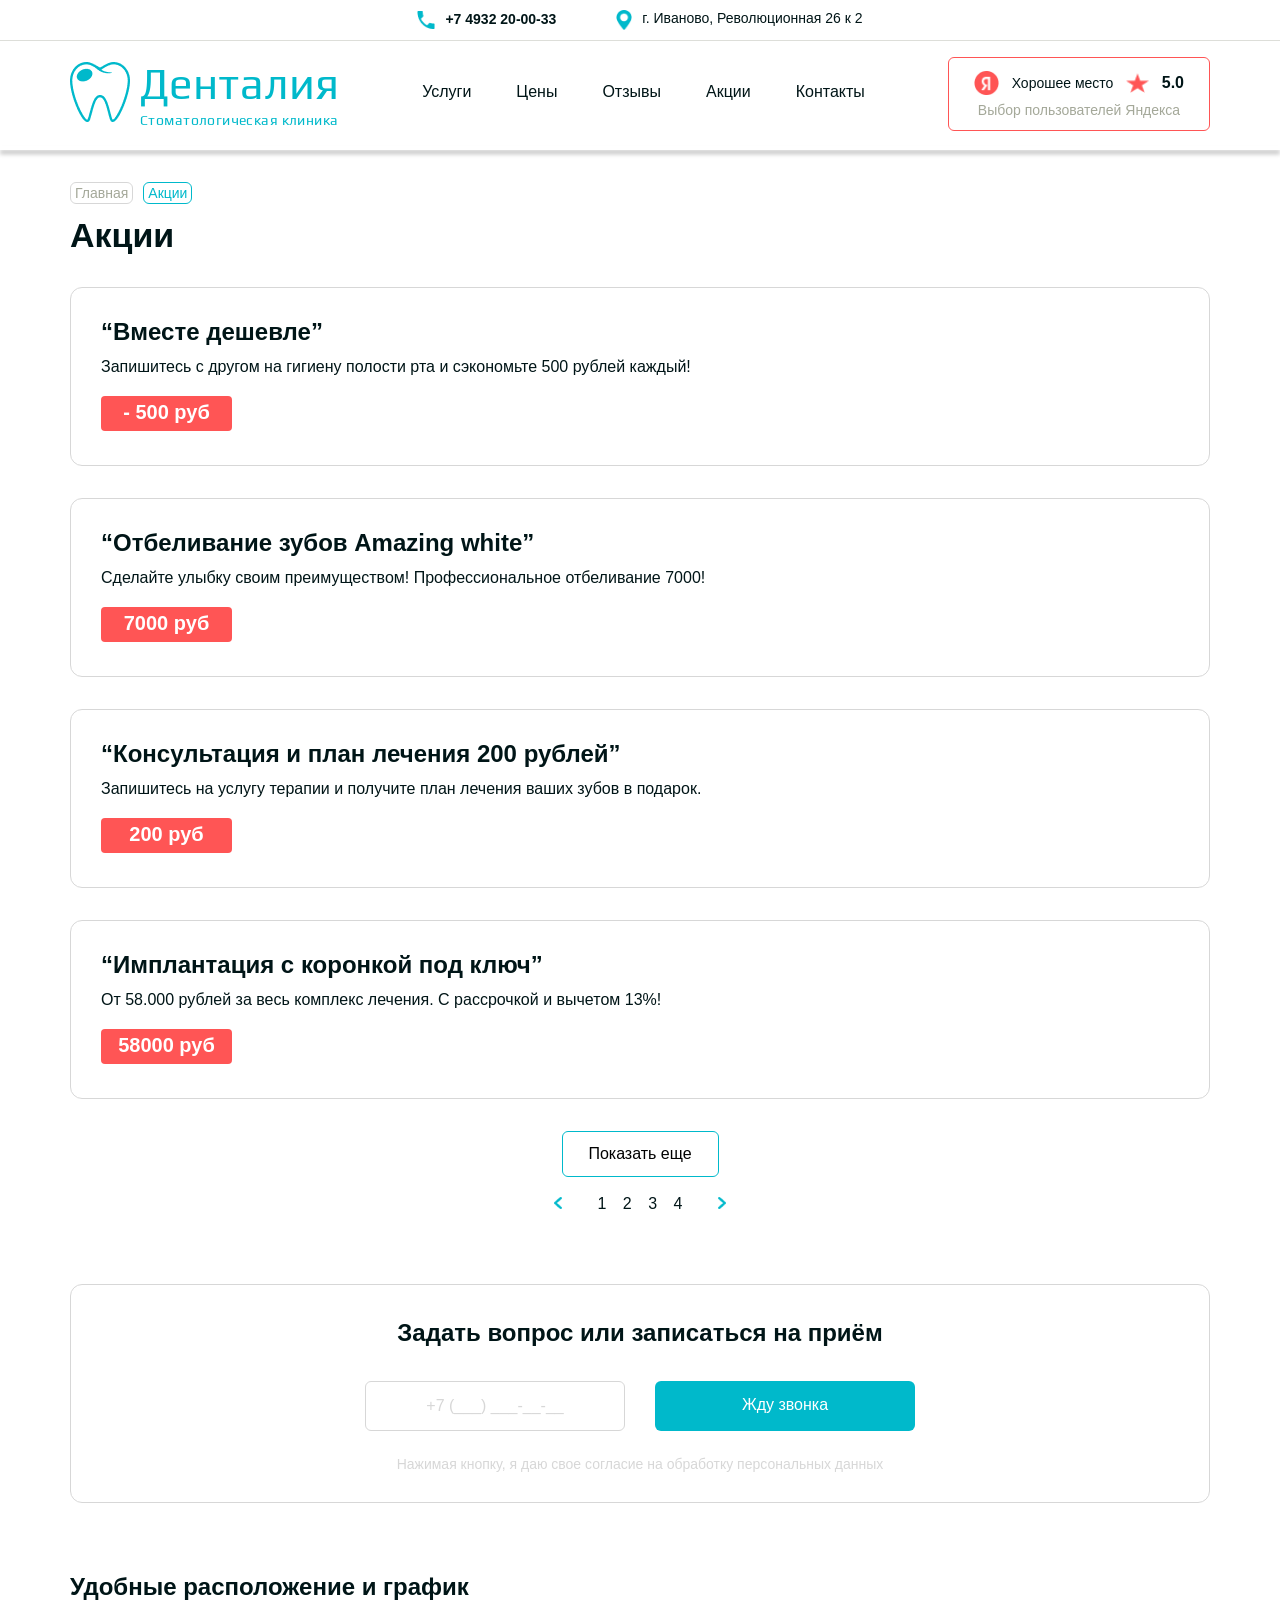
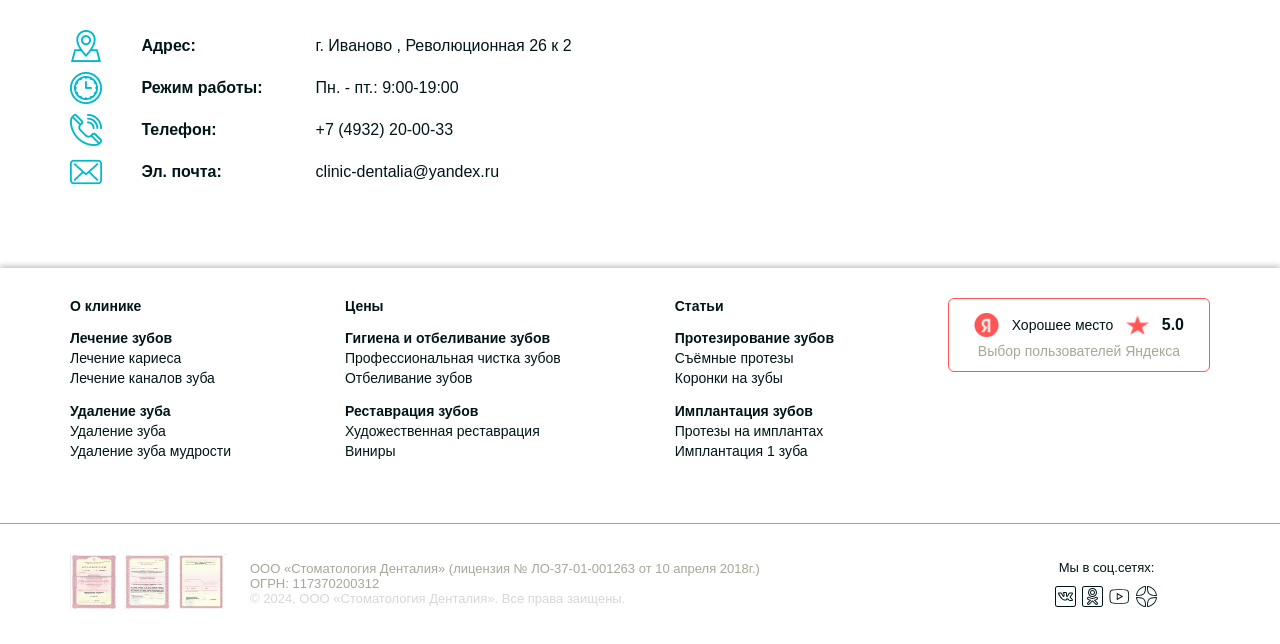
<file: akcii.html>
<!DOCTYPE html>
   <html lang="en">
    <head>
      <meta charset="UTF-8" />
      <meta name="viewport" content="width=device-width, initial-scale=1.0" />
      <title>Стоматология в Иванове</title>
      <link rel="stylesheet" type="text/css" href="font-awesome-4.7.0/css/font-awesome.min.css">
      <link rel="stylesheet" href="css/normalise.css" />
      <link
        rel="stylesheet" type="text/css"
        href="https://cdn.jsdelivr.net/npm/swiper@9/swiper-bundle.min.css"
      />
  
      <link rel="stylesheet" href="css/global.css" />
      <link rel="stylesheet" href="css/main.css" />      
      <link rel="stylesheet" href="css/akcii-main.css" />
      <link rel="stylesheet" href="css/media.css" />
      <link rel="stylesheet" href="css/media-akcii.css" />      
      
      <script src="js/inputmask.min.js"></script>
      <script src="js/just-validate.min.js"></script>
      <script src="https://cdn.jsdelivr.net/npm/swiper@9/swiper-bundle.min.js"></script>
    </head>
   <body>
    
    <header class="header 
    ">
     
        <nav class="nav__header">
          <div class="nav__header-contacts">
            <div class="nav__header-contacts--tel">
              <img src="img/tel_icon.png" alt="" class="nav__header-top-icon-tel">
              <p class="nav__header-contacts--text-tel">+7 4932 20-00-33</p>
            </div>
            <div class="nav__header-contacts--adress">
              <img src="img/adress_icon.png" alt="" class="nav__header-top-icon-addr">
              <p class="nav__header-contacts--text-addr">г. Иваново, Революционная 26 к 2</p>
            </div>            
          </div>
          <div class="linie__gray"></div>
          

          <div class="nav__header-menu">
            <div class="nav__header-logo">
              <a href="index.html" class="header-logo">
              <img src="img/logo.png" alt="" class="nav__header-logo__img">
              </a>
              <div class="nav__header-logo--text">
                <a href="index.html" class="logo__text-title">Денталия</a>
                <a href="" class="logo__text-subtitle">Стоматологическая клиника</a>                
              </div>
            
            </div>
            
            <ul class="nav__header-menu--list">
              <li class="nav__header-menu--item" id="services"><a href="#" class="nav__header-menu--link blank--link">Услуги</a></li>
              <li class="nav__header-menu--item"><a href="ceny.html" class="nav__header-menu--link">Цены</a></li>
              <li class="nav__header-menu--item"><a href="otzyvy.html" class="nav__header-menu--link">Отзывы</a></li>
              <li class="nav__header-menu--item"><a href="akcii.html" class="nav__header-menu--link">Акции</a></li>
              <li class="nav__header-menu--item"><a href="kontakty.html" class="nav__header-menu--link">Контакты</a></li>
            </ul>
            <div class="nav__header-menu--grade">
              <div class="grade__header">
                <img src="img/yandex-icon.png" alt="" class="grade__header-serv">
                <p class="grade__header--text">Хорошее место</p>
                <img src="img/nav__star.png" alt="" class="grade__header-star">
                <span class="grade__header--cifra">5.0</span>
              </div>
              <p class="grade__bottom">Выбор пользователей Яндекса</p>
            </div>
            <div class="nav__header-menu--burger burger">
              <p class="grade__header--text nav__header-menu--burger--text">Меню</p>
              <button class="burger__button btn-reset"><svg width="30" height="20" viewBox="0 0 31 21" fill="none" xmlns="http://www.w3.org/2000/svg">
                <line x1="0.5" y1="3.5" x2="30.5" y2="3.5" stroke="#00B9CB" stroke-width="2"/>
                <line x1="0.5" y1="11.5" x2="30.5" y2="11.5" stroke="#00B9CB" stroke-width="2"/>
                <line x1="0.5" y1="19.5" x2="24.5" y2="19.5" stroke="#00B9CB" stroke-width="2"/>
                </svg>
              </button>
            </div>
            <div class="burger-menu">
              <div class="container">
                <div class="burger-menu__inner ramka">
                  <button class="burger-menu__button btn-reset"></button>
                  <svg class="burger-menu__detail" width="40" height="23" viewBox="0 0 40 23" fill="none" xmlns="http://www.w3.org/2000/svg">
                    <g filter="url(#filter0_d_6098_813)">
                      <path d="M20 8L36 22.1887H4L20 8Z" fill="white" />
                    </g>
                    <defs>
                      <filter id="filter0_d_6098_813" x="0" y="0" width="40" height="22.1887" filterUnits="userSpaceOnUse" color-interpolation-filters="sRGB">
                        <feFlood flood-opacity="0" result="BackgroundImageFix" />
                        <feColorMatrix in="SourceAlpha" type="matrix" values="0 0 0 0 0 0 0 0 0 0 0 0 0 0 0 0 0 0 127 0" result="hardAlpha" />
                        <feOffset dy="-4" />
                        <feGaussianBlur stdDeviation="2" />
                        <feColorMatrix type="matrix" values="0 0 0 0 0.866667 0 0 0 0 0.870588 0 0 0 0 0.85098 0 0 0 1 0" />
                        <feBlend mode="normal" in2="BackgroundImageFix" result="effect1_dropShadow_6098_813" />
                        <feBlend mode="normal" in="SourceGraphic" in2="effect1_dropShadow_6098_813" result="shape" />
                      </filter>
                    </defs>
                  </svg>
                  <button class="burger-menu__cross btn-reset">
                    <img src="img/cross.png" alt="" class="burger-menu__img">
                  </button>
                  
                  <ul class="burger-menu__list">
                    <li class="burger-menu__item burger__title">О клинике:</li>
                    <li class="burger-menu__item"><a href="akcii.html" class="burger-menu__link">Акции</a></li>
                    <li class="burger-menu__item"><a href="ceny.html" class="burger-menu__link">Цены</a></li>
                    <li class="burger-menu__item"><a href="otzyvy.html" class="burger-menu__link">Отзывы</a></li>
                    <li class="burger-menu__item"><a href="vrachi.html" class="burger-menu__link">Врачи</a></li>
                    <li class="burger-menu__item"><a href="rassrochka.html" class="burger-menu__link">Рассрочка</a></li>
                    <li class="burger-menu__item"><a href="nalogovyj-vychet.html" class="burger-menu__link">Налоговый вычет</a></li>
                    <li class="burger-menu__item"><a href="blog.html" class="burger-menu__link">Статьи</a></li>
                    <li class="burger-menu__item"><a href="kontakty.html" class="burger-menu__link">Контакты</a></li>
                  </ul>
                  <ul class="burger-menu__list">
                    <li class="burger-menu__item burger__title">Услуги:</li>
                    <li class="burger-menu__item"><a href="lechenie-zubov.html" class="burger-menu__link">Лечение зубов</a></li>
                    <li class="burger-menu__item"><a href="gigiena-i-otbelivanie-zubov.html" class="burger-menu__link">Гигиена и отбеливание зубов</a></li>
                    <li class="burger-menu__item"><a href="udalenie-zubov.html" class="burger-menu__link">Удаление зуба</a></li>
                    <li class="burger-menu__item"><a href="restavraciya-zubov.html" class="burger-menu__link">Реставрация зубов</a></li>
                    <li class="burger-menu__item"><a href="protezirovanie-zubov.html" class="burger-menu__link">Протезирование зубов</a></li>
                    <li class="burger-menu__item"><a href="implantaciya-zubov.html" class="burger-menu__link">Имплантация зубов</a></li>              
                  </ul>
                </div>
      
              </div>
      
            </div>
          </div>
          <div class="nav__shadow"></div>          
        </nav>
        
    </header>
    <div class="thanks__popup">
      <div class="thanks__popup-inner">
        <div class="thanks__popup-main">
          <h4 class="thanks__popup-title">Заявка принята. Спасибо, что обратились к нам!</h4>
          <p class="thanks__popup-text">Позвоним вам в течение 10 минут в рабочее время (c 09:00 до 19:00 пн.-сб.)</p>
          <button class="thanks__popup-button btn-reset"></button>
          
        </div>

      </div>

    </div>
  <main class="main">
  <section class="submenu">
    <div class="container">
      <div class="submenu__inner">
        <div class="akcii__links">
          <a href="index.html" class="service-item">Главная</a>          
          <a href="#" class="service-item service-item--last">Акции</a>     
        </div> 
        <div class="hover-menu hover-menu__akcii">              
          <div class="hover-menu__inner">
            <svg class="hover-menu__svg" width="70" height="32" viewBox="0 0 70 32" fill="none" xmlns="http://www.w3.org/2000/svg">
              <g filter="url(#filter0_d_6130_4388)">
                <path d="M35 8L66 32H4L35 8Z" fill="white" />
              </g>
              <defs>
                <filter id="filter0_d_6130_4388" x="0" y="0" width="70" height="32" filterUnits="userSpaceOnUse" color-interpolation-filters="sRGB">
                  <feFlood flood-opacity="0" result="BackgroundImageFix" />
                  <feColorMatrix in="SourceAlpha" type="matrix" values="0 0 0 0 0 0 0 0 0 0 0 0 0 0 0 0 0 0 127 0" result="hardAlpha" />
                  <feOffset dy="-4" />
                  <feGaussianBlur stdDeviation="2" />
                  <feComposite in2="hardAlpha" operator="out" />
                  <feColorMatrix type="matrix" values="0 0 0 0 0.866667 0 0 0 0 0.870588 0 0 0 0 0.85098 0 0 0 1 0" />
                  <feBlend mode="normal" in2="BackgroundImageFix" result="effect1_dropShadow_6130_4388" />
                  <feBlend mode="normal" in="SourceGraphic" in2="effect1_dropShadow_6130_4388" result="shape" />
                </filter>
              </defs>
            </svg>
            <button class="hover-menu__cross btn-reset">
              <!-- <img src="img/cross.png" alt="" class="hover-menu__img"> -->
            </button>
            
            <div class="hover-menu__cards">
              <div class="hover-menu__card">
                <ul class="hover-menu__list">
                  <li class="hover-menu__item hover-item__title"><a href="lechenie-zubov.html" class="hover-menu__link">Лечение зубов</a></li>
                  <li class="hover-menu__item "><a href="lechenie-kariesa.html" class="hover-menu__link">Лечение кариеса</a></li>
                  <li class="hover-menu__item "><a href="lechenie-kanalov-zuba.html" class="hover-menu__link">Лечение каналов зуба</a></li>
                </ul>
              </div>
              <div class="hover-menu__card">
                <ul class="hover-menu__list">
                  <li class="hover-menu__item hover-item__title"><a href="udalenie-zubov.html" class="hover-menu__link">Удаление зуба</a></li>
                  <li class="hover-menu__item"><a href="udalenie-zuba.html" class="hover-menu__link">Удаление зуба</a></li>
                  <li class="hover-menu__item"><a href="udalenie-zuba-mudrosti.html" class="hover-menu__link">Удаление зуба мудрости</a></li>
                </ul>
              </div>
              <div class="hover-menu__card">
                <ul class="hover-menu__list">
                  <li class="hover-menu__item hover-item__title"><a href="protezirovanie-zubov.html" class="hover-menu__link">Протезирование зубов</a></li>
                  <li class="hover-menu__item"><a href="syemnye-protezy.html" class="hover-menu__link">Съемные протезы</a></li>
                  <li class="hover-menu__item"><a href="koronki-na-zuby.html" class="hover-menu__link">Коронки на зубы</a></li>
                </ul>
              </div>
              <div class="hover-menu__card">
                <ul class="hover-menu__list">
                  <li class="hover-menu__item hover-item__title"><a href="gigiena-i-otbelivanie-zubov.html" class="hover-menu__link">Гигиена и отбеливание зубов</a></li>
                  <li class="hover-menu__item"><a href="professional'naya-chistka-zubov.html" class="hover-menu__link">Профессиональная чистка зубов</a></li>
                  <li class="hover-menu__item"><a href="otbelivanie-zubov.html" class="hover-menu__link">Отбеливание зубов</a></li>
                </ul>
              </div>
              <div class="hover-menu__card">
                <ul class="hover-menu__list">
                  <li class="hover-menu__item hover-item__title"><a href="restavraciya-zubov.html" class="hover-menu__link">Реставрация зубов</a></li>
                  <li class="hover-menu__item"><a href="hudozhestvennaya-restavraciya-zubov.html" class="hover-menu__link">Художественная реставрация зубов</a></li>
                  <li class="hover-menu__item"><a href="viniry.html" class="hover-menu__link">Виниры</a></li>
                </ul>
              </div>
              <div class="hover-menu__card">
                <ul class="hover-menu__list">
                  <li class="hover-menu__item hover-item__title"><a href="implantaciya-zubov.html" class="hover-menu__link">Имплантация зубов</a></li>
                  <li class="hover-menu__item"><a href="protezy-na-implantah.html" class="hover-menu__link">Протезы на имплантах</a></li>
                  <li class="hover-menu__item"><a href="implant-1-zuba.html" class="hover-menu__link">Имплант 1 зуба</a></li>
                </ul>
              </div>
  
            </div>
          </div>
        
      </div>         
      </div>
      
    </div>
    
  </section>
  
  <section class="stocks">
    <div class="container">
      <h2 class="stocks__title">Акции</h2>
      <div class="stocks__inner">
        <div class="stocks__cards">
          <div class="stocks__card ramka">
            <h3 class="stocks__card-subtitle">“Вместе дешевле”</h3>
            <div class="card-text--wrap">
              <p class="stocks__card-text">Запишитесь с другом на гигиену полости рта и сэкономьте 500 рублей каждый!</p>
            </div>
            
            <div class="sale stocks__sale">- 500 руб</div>
          </div>          
          <div class="stocks__card ramka">
            <h3 class="stocks__card-subtitle">“Отбеливание зубов Amazing white”</h3>
            <div class="card-text--wrap">
              <p class="stocks__card-text">Сделайте улыбку своим преимуществом! Профессиональное отбеливание 7000!</p>              
            </div>
            
            <div class="sale stocks__sale">7000 руб</div>
          </div>          
          <div class="stocks__card ramka">
            <h3 class="stocks__card-subtitle">“Консультация и план лечения 200 рублей”</h3>
            <div class="card-text--wrap">
              <p class="stocks__card-text">Запишитесь на услугу терапии и получите план лечения ваших зубов в подарок.</p>
            </div>
            
            <div class="sale stocks__sale">200 руб</div>
          </div>          
          <div class="stocks__card ramka">
            <h3 class="stocks__card-subtitle">“Имплантация с коронкой под ключ”</h3>
            <div class="card-text--wrap">
              <p class="stocks__card-text">От 58.000 рублей за весь комплекс лечения. С рассрочкой и вычетом 13%!</p>
            </div>
            
            <div class="sale stocks__sale">58000 руб</div>
          </div>          
        </div>
        </div>
      </div>
    </div>
  </section>
  <div class="article__navigation stocks__navigation">
    <button class="article__button stocks__button btn-reset">Показать еще</button>
    <div class="article__pages-wrap">
      <button class="article__left btn-reset"><img src="img/arr-left.png" alt="" class="article-pages__img"></button>
      <a href="#" class="article__btn btn-reset">1</a>
      <a href="#" class="article__btn btn-reset">2</a>
      <a href="#" class="article__btn btn-reset">3</a>
      <a href="#" class="article__btn btn-reset">4</a>
      <button class="article__right btn-reset"><img src="img/arr__right.png" alt="" class="article-pages__img"></button>
    </div>
    </div> 
  
  <section class="question">
    <div class="container">
      <div class="question__inner ramka ">
        <h2 class="ratings__inner-title title question__inner-title">Задать вопрос или записаться на приём</h2>
        <form class="form question__form" id="form2" autocomplete="off">
          <div class="input__wrap">
            <input class="question__input" type="tel" name="tel2" id="tel2" placeholder="+7 (___) ___-__-__" autocomplete="off">
          </div>
         
          <button class="question__button button btn-reset btn2">Жду звонка</button>
        </form> 
        <p class="question__inner-text">Нажимая кнопку, я даю свое согласие на обработку персональных данных</p> 

      </div>
    </div>
  </section>
  <section class="address">
    <div class="container">
      <div class="address__inner">
        <div class="address__inner-left">
          <h2 class="address__top--title title">Удобные расположение и график</h2>
          <div class="address__inner-contacts">
            <div class="address__contact">                  
              <img class="address__contact-img" src="img/mapmarker-icon.png" alt="" class="address__inner-img">
              <h4 class="address__inner-contact">Адрес:</h4>
              <p class="address__inner-text">г. Иваново , Революционная 26 к 2</p>
            </div>
            <div class="address__contact">                  
              <img class="address__contact-img" src="img/time-icon.png" alt="" class="address__inner-img">
              <h4 class="address__inner-contact ">Режим работы:	</h4>
              <p class="address__inner-text">Пн. - пт.: 9:00-19:00</p>
            </div>
            <div class="address__contact">                  
              <img class="address__contact-img" src="img/telephone-icon.png" alt="" class="address__inner-img">
              <h4 class="address__inner-contact">Телефон:</h4>
              <p class="address__inner-text">+7 (4932) 20-00-33</p>
            </div>
            <div class="address__contact">                  
              <img class="address__contact-img" src="img/email-icon.png" alt="" class="address__inner-img">
              <h4 class="address__inner-contact ">Эл. почта:</h4>
              <p class="address__inner-text">clinic-dentalia@yandex.ru</p>
            </div>                  
          </div>
        </div>
        <div class="address__inner-right">
          <div class="adress__map">
            <script type="text/javascript" charset="utf-8" async src="https://api-maps.yandex.ru/services/constructor/1.0/js/?um=constructor%3A2ff6bb23a4d5924550d6d46565c9dff6567d09d2554a94e7eb0afa87e7695185&amp;width=auto&amp;height=401&amp;lang=ru_RU&amp;scroll=true"></script>
          </div>
        </div>
      </div>
    </div>
  </section>
</main>
<footer class="footer">
  <div class="container footer__container">
    <div class="footer__inner-top">
      <ul class="footer__menu">
        <li class="footer__item item-title about__clinica"><a href="#" class="footer__link blank--link">О клинике</a></li>
        <li class="footer__item item-subtitle"><a href="lechenie-zubov.html" class="footer__link">Лечение зубов</a></li>
        <li class="footer__item"><a href="lechenie-kariesa.html" class="footer__link">Лечение кариеса</a></li>
        <li class="footer__item"><a href="lechenie-kanalov-zuba.html" class="footer__link">Лечение каналов зуба</a></li>
        <li class="footer__item item-subtitle"><a href="udalenie-zubov.html" class="footer__link">Удаление зуба</a></li>
        <li class="footer__item"><a href="udalenie-zuba.html" class="footer__link">Удаление зуба</a></li>
        <li class="footer__item"><a href="udalenie-zuba-mudrosti.html" class="footer__link">Удаление зуба мудрости</a></li>
      </ul>
      <ul class="footer__menu">
        <li class="footer__item item-title"><a href="ceny.html" class="footer__link">Цены</a></li>
        <li class="footer__item item-subtitle"><a href="gigiena-i-otbelivanie-zubov.html" class="footer__link">Гигиена и отбеливание зубов</a></li>
        <li class="footer__item"><a href="professional'naya-chistka-zubov.html" class="footer__link">Профессиональная чистка зубов</a></li>
        <li class="footer__item"><a href="otbelivanie-zubov.html" class="footer__link">Отбеливание зубов</a></li>
        <li class="footer__item item-subtitle"><a href="restavraciya-zubov.html" class="footer__link">Реставрация зубов</a></li>
        <li class="footer__item"><a href="hudozhestvennaya-restavraciya-zubov.html" class="footer__link">Художественная реставрация</a></li>
        <li class="footer__item"><a href="viniry.html" class="footer__link">Виниры</a></li>
      </ul>
      
        <ul class="footer__menu">
          <li class="footer__item item-title"><a href="blog.html" class="footer__link">Статьи</a></li>
          <li class="footer__item item-subtitle"><a href="protezirovanie-zubov.html" class="footer__link">Протезирование зубов</a></li>
          <li class="footer__item"><a href="syemnye-protezy.html" class="footer__link">Съёмные протезы</a></li>
          <li class="footer__item"><a href="koronki-na-zuby.html" class="footer__link">Коронки на зубы</a></li>
          <li class="footer__item item-subtitle"><a href="implantaciya-zubov.html" class="footer__link">Имплантация зубов</a></li>
          <li class="footer__item"><a href="protezy-na-implantah.html" class="footer__link">Протезы на имплантах</a></li>
          <li class="footer__item"><a href="implant-1-zuba.html" class="footer__link">Имплантация 1 зуба</a></li>
        </ul> 
        <div class="nav__header-menu--grade footer-menu--grade">
          <div class="grade__header">
            <img src="img/yandex-icon.png" alt="" class="grade__header-serv">
            <p class="grade__header--text">Хорошее место</p>
            <img src="img/nav__star.png" alt="" class="grade__header-star">
            <span class="grade__header--cifra">5.0</span>
          </div>
          <p class="grade__bottom">Выбор пользователей Яндекса</p>
        </div>
        <button class="nav__header-menu--burger btn-reset footer__burger footer-burger__button">
          <p class="grade__header--text nav__header-menu--burger--text footer__burger--text">Меню</p>
          <svg width="30" height="20" viewBox="0 0 31 21" fill="none" xmlns="http://www.w3.org/2000/svg">
            <line x1="0.5" y1="3.5" x2="30.5" y2="3.5" stroke="#00B9CB" stroke-width="2"/>
            <line x1="0.5" y1="11.5" x2="30.5" y2="11.5" stroke="#00B9CB" stroke-width="2"/>
            <line x1="0.5" y1="19.5" x2="24.5" y2="19.5" stroke="#00B9CB" stroke-width="2"/>
            </svg>
          
        </button>
        <div class="footer__inner-bottom--right footer__menu1279">
          <div class="footer__title">Мы в соц.сетях:</div>
          <div class="footer__socials">
            <a href="https://vk.com/clinic_dentalia
            " target="_blank"><svg class="footer__socials-item" width="21" height="21" viewBox="0 0 21 21" fill="none" xmlns="http://www.w3.org/2000/svg">
              <path d="M2.5 0C1.12524 0 0 1.12524 0 2.5V18.5C0 19.8748 1.12524 21 2.5 21H18.5C19.8748 21 21 19.8748 21 18.5V2.5C21 1.12524 19.8748 0 18.5 0H2.5ZM2.5 1H18.5C19.3342 1 20 1.66576 20 2.5V18.5C20 19.3342 19.3342 20 18.5 20H2.5C1.66576 20 1 19.3342 1 18.5V2.5C1 1.66576 1.66576 1 2.5 1ZM9.69824 5.99609C9.1695 5.99488 8.69803 6.02443 8.27637 6.23145L8.27539 6.23242C8.06982 6.3337 7.92494 6.46235 7.80957 6.61523C7.75189 6.69168 7.69279 6.7603 7.66113 6.93457C7.6453 7.0217 7.63641 7.16291 7.72754 7.31543C7.81867 7.46795 8.0019 7.55468 8.11914 7.57031C8.20058 7.58115 8.38441 7.6594 8.40137 7.68262L8.40234 7.68457C8.40234 7.68457 8.47363 7.87057 8.49414 8.03613C8.51465 8.20169 8.51367 8.33594 8.51367 8.33594C8.51346 8.34929 8.51379 8.36265 8.51465 8.37598C8.51465 8.37598 8.54361 8.80976 8.52441 9.25781C8.51676 9.43639 8.49367 9.59526 8.46973 9.7373C8.29167 9.54072 8.02931 9.18473 7.65039 8.52832C7.23005 7.79972 6.89551 7.14648 6.89551 7.14648C6.87794 7.08957 6.8158 6.91251 6.57324 6.73438C6.30808 6.53894 6.05176 6.50977 6.05176 6.50977C6.0196 6.50332 5.9869 6.50005 5.9541 6.5L3.9834 6.50098C3.9834 6.50098 3.86524 6.49414 3.72363 6.51367C3.58203 6.5332 3.36879 6.5491 3.16309 6.79297L3.16211 6.79395C2.97827 7.01361 2.98939 7.25641 3.01172 7.39355C3.03405 7.5307 3.08398 7.63477 3.08398 7.63477C3.08495 7.63672 3.08592 7.63868 3.08691 7.64062C3.08691 7.64062 4.69886 11.0297 6.52051 13.0254C7.84335 14.4744 9.20112 14.499 10.3213 14.499H11.1572C11.3706 14.499 11.5637 14.4907 11.7773 14.3662C11.991 14.2417 12.1348 13.9387 12.1348 13.7285C12.1348 13.5083 12.1677 13.3351 12.208 13.2461C12.2364 13.1835 12.2589 13.161 12.2939 13.1426C12.3014 13.1473 12.2966 13.1445 12.3174 13.1592C12.4006 13.2177 12.5381 13.3511 12.6875 13.5176C12.9864 13.8504 13.3256 14.307 13.7812 14.6201C14.1077 14.8446 14.416 14.9443 14.6504 14.9805C14.7973 15.0031 14.9113 14.9988 14.9922 14.9922L16.8594 15C16.8705 15 16.8815 14.9997 16.8926 14.999C16.8926 14.999 17.2143 15.0028 17.5488 14.8027C17.7161 14.7027 17.9134 14.5131 17.9775 14.2363C18.0417 13.9596 17.9611 13.6729 17.8037 13.4111V13.4102C17.831 13.4555 17.779 13.3624 17.7256 13.2754C17.6722 13.1884 17.5947 13.0712 17.4834 12.9258C17.2608 12.6349 16.9043 12.228 16.3281 11.6914H16.3271C16.0345 11.4191 15.8369 11.2263 15.7559 11.1191C15.6749 11.012 15.7014 11.0683 15.707 11.041C15.7182 10.9865 16.0695 10.4798 16.7842 9.52539C17.2186 8.94444 17.5235 8.50829 17.7246 8.14551C17.9257 7.78273 18.0707 7.46855 17.9697 7.08398L17.9688 7.08203C17.9239 6.91322 17.8015 6.75762 17.6758 6.67285C17.5501 6.58808 17.4309 6.55493 17.3242 6.53418C17.1109 6.49269 16.9248 6.5 16.752 6.5C16.3896 6.5 14.7817 6.5127 14.6494 6.5127C14.493 6.5127 14.2345 6.58382 14.1201 6.65234C13.8326 6.82539 13.75 7.05273 13.75 7.05273C13.7448 7.06234 13.7399 7.07211 13.7354 7.08203C13.7354 7.08203 13.4037 7.81749 12.9766 8.54395C12.5439 9.28081 12.2242 9.63225 12.0312 9.79492C12.0259 9.76599 12.0269 9.78948 12.0234 9.74902C12.0061 9.54325 12.0254 9.25891 12.0254 8.98145C12.0254 8.23419 12.0887 7.7112 12.0547 7.24902C12.0377 7.01794 11.9949 6.77964 11.8428 6.56055C11.6907 6.34145 11.4376 6.19911 11.1875 6.13867C11.0374 6.10247 10.8664 6.00832 10.2471 6.00195H10.2461C10.0567 6.00006 9.87449 5.9965 9.69824 5.99609ZM10.2363 7.00195C10.7843 7.00758 10.6478 7.03775 10.9521 7.11133C11.0465 7.13413 11.0237 7.134 11.0215 7.13086C11.0193 7.12771 11.047 7.17926 11.0576 7.32324C11.0788 7.61119 11.0254 8.1837 11.0254 8.98145C11.0254 9.19898 10.9991 9.50941 11.0264 9.83301C11.0536 10.1566 11.1338 10.5719 11.5205 10.8223C11.7038 10.9411 11.9166 10.9486 12.0986 10.9033C12.2806 10.8581 12.4458 10.7638 12.6191 10.625C12.9659 10.3473 13.3527 9.87873 13.8389 9.05078C14.2933 8.27793 14.6238 7.54199 14.6348 7.51758C14.6369 7.51586 14.6391 7.51467 14.6416 7.5127C14.6478 7.51276 14.6414 7.5127 14.6494 7.5127C14.8361 7.5127 16.4143 7.5 16.752 7.5C16.8308 7.5 16.8595 7.50475 16.9219 7.50684C16.9049 7.56347 16.9238 7.52735 16.8496 7.66113C16.6941 7.94173 16.4075 8.35873 15.9834 8.92578C15.2866 9.85635 14.8547 10.221 14.7275 10.8389C14.664 11.1478 14.7831 11.4903 14.958 11.7217C15.1329 11.9531 15.3536 12.1514 15.6465 12.4238C16.1888 12.9288 16.5069 13.2956 16.6895 13.5342C16.7807 13.6535 16.8383 13.7396 16.874 13.7979C16.9098 13.8561 16.9009 13.85 16.9473 13.9268C16.9778 13.9779 16.9665 13.9467 16.9717 13.9619C16.9117 13.9788 16.8391 13.9992 16.835 14L14.9961 13.9922C14.963 13.9922 14.9299 13.9954 14.8975 14.002C14.8975 14.002 14.9021 14.0074 14.8037 13.9922C14.7053 13.977 14.5489 13.9344 14.3477 13.7959C14.1048 13.629 13.7648 13.2206 13.4316 12.8496C13.2651 12.6641 13.099 12.486 12.8926 12.3408C12.6862 12.1957 12.3774 12.0592 12.0439 12.1641C11.6978 12.2727 11.4284 12.5429 11.2969 12.833C11.199 13.049 11.191 13.2746 11.1758 13.499C11.1592 13.5003 11.1783 13.499 11.1572 13.499H10.3213C9.18546 13.499 8.37895 13.5776 7.25879 12.3506C5.75204 10.6999 4.37156 7.95351 4.14648 7.50098L5.88086 7.5C5.91134 7.5117 5.97659 7.5362 5.98047 7.53906L5.98242 7.54102C5.91902 7.49468 5.98535 7.55957 5.98535 7.55957C5.99147 7.57454 5.99832 7.58921 6.00586 7.60352C6.00586 7.60352 6.34952 8.27492 6.78418 9.02832C7.21054 9.76691 7.52123 10.2283 7.82129 10.5332C7.97132 10.6856 8.12277 10.8079 8.3252 10.877C8.52762 10.946 8.789 10.9207 8.96484 10.8242C9.32406 10.6276 9.37232 10.3376 9.43066 10.084C9.48909 9.83006 9.51235 9.55957 9.52344 9.30078C9.54496 8.79848 9.51452 8.36376 9.5127 8.33691C9.51281 8.3275 9.51509 8.14622 9.48633 7.91406C9.45688 7.67634 9.42403 7.38568 9.20898 7.09277L9.20801 7.0918C9.20651 7.08975 9.20463 7.08989 9.20312 7.08789C9.4875 7.04711 9.73083 6.9969 10.2363 7.00195ZM14.6475 7.49219L14.6406 7.50781C14.6396 7.50842 14.6399 7.50709 14.6387 7.50781C14.6408 7.50378 14.6475 7.49219 14.6475 7.49219Z" fill="#001517"/>
              </svg></a>
            <a href="https://m.ok.ru/group/70000004744271
            " target="_blank"><svg class="footer__socials-item" width="21" height="21" viewBox="0 0 21 21" fill="none" xmlns="http://www.w3.org/2000/svg">
              <path d="M2.5 0C1.12524 0 0 1.12524 0 2.5V18.5C0 19.8748 1.12524 21 2.5 21H18.5C19.8748 21 21 19.8748 21 18.5V2.5C21 1.12524 19.8748 0 18.5 0H2.5ZM2.5 1H18.5C19.3342 1 20 1.66576 20 2.5V18.5C20 19.3342 19.3342 20 18.5 20H2.5C1.66576 20 1 19.3342 1 18.5V2.5C1 1.66576 1.66576 1 2.5 1ZM10.5 2C8.02038 2 6 4.02038 6 6.5C6 8.97962 8.02038 11 10.5 11C12.9796 11 15 8.97962 15 6.5C15 4.02038 12.9796 2 10.5 2ZM10.5 3C12.4394 3 14 4.56062 14 6.5C14 8.43938 12.4394 10 10.5 10C8.56062 10 7 8.43938 7 6.5C7 4.56062 8.56062 3 10.5 3ZM10.5 4C9.12521 4 8 5.12521 8 6.5C8 7.87479 9.12521 9 10.5 9C11.8748 9 13 7.87479 13 6.5C13 5.12521 11.8748 4 10.5 4ZM10.5 5C11.3343 5 12 5.66565 12 6.5C12 7.33435 11.3343 8 10.5 8C9.66565 8 9 7.33435 9 6.5C9 5.66565 9.66565 5 10.5 5ZM14.4756 10.748C14.1864 10.7518 13.8957 10.8382 13.6426 11.0137H13.6416L13.6406 11.0146C12.7164 11.6604 11.6342 12 10.5 12C9.36865 12 8.28837 11.6619 7.36426 11.0195C6.68881 10.5491 5.74544 10.7189 5.27637 11.3945C4.80659 12.0698 4.97625 13.0127 5.65137 13.4824C6.22708 13.8826 6.87915 14.1129 7.52344 14.3555L5.43945 16.4395C4.85792 17.021 4.85792 17.979 5.43945 18.5605C5.7302 18.8513 6.11705 19 6.5 19C6.88295 19 7.2698 18.8513 7.56055 18.5605L10.5 15.6211L13.4395 18.5605C13.7302 18.8513 14.117 19 14.5 19C14.883 19 15.2698 18.8513 15.5605 18.5605C16.1421 17.979 16.1421 17.021 15.5605 16.4395L13.5303 14.4082C14.1679 14.1656 14.7885 13.8731 15.3584 13.4756C16.0324 13.0049 16.2012 12.0616 15.7305 11.3867C15.4953 11.0494 15.1414 10.839 14.7627 10.7715C14.668 10.7546 14.572 10.7468 14.4756 10.748ZM14.5879 11.75C14.7132 11.7722 14.8299 11.8438 14.9102 11.959C15.0714 12.1902 15.0171 12.494 14.7861 12.6553C14.082 13.1464 13.3077 13.5036 12.4912 13.7275L11.6621 13.9551L12.2695 14.5635L14.8535 17.1465C15.053 17.3459 15.053 17.6541 14.8535 17.8535C14.7533 17.9538 14.629 18 14.5 18C14.371 18 14.2467 17.9538 14.1465 17.8535L10.5 14.207L6.85352 17.8535C6.75326 17.9538 6.62905 18 6.5 18C6.37095 18 6.24674 17.9538 6.14648 17.8535C5.94702 17.6541 5.94702 17.3459 6.14648 17.1465L9.33789 13.9551L8.50879 13.7275C7.69526 13.504 6.92432 13.1489 6.22266 12.6611C5.99078 12.4998 5.93644 12.1976 6.09766 11.9658V11.9648C6.25758 11.7345 6.56241 11.6793 6.79297 11.8398V11.8408C7.88286 12.5984 9.16835 13 10.5 13C11.8344 13 13.1224 12.5966 14.2129 11.835C14.3289 11.7545 14.4626 11.7278 14.5879 11.75Z" fill="#001517"/>
              </svg></a>
            <a href="https://www.youtube.com/@user-dp1gs4bh2r
            " target="_blank"><svg class="footer__socials-item" width="21" height="16" viewBox="0 0 23 17" fill="none" xmlns="http://www.w3.org/2000/svg">
              <path d="M11.2012 0.5C7.90039 0.5 4.80078 0.75 3.15039 1.09961C2.05078 1.34961 1.09961 2.09961 0.900391 3.25C0.701172 4.44922 0.5 6.25 0.5 8.5C0.5 10.75 0.699219 12.5 0.949219 13.75C1.15039 14.8496 2.09961 15.6504 3.19922 15.9004C4.95117 16.25 7.94922 16.5 11.25 16.5C14.5508 16.5 17.5488 16.25 19.2988 15.9004C20.4004 15.6504 21.3496 14.9004 21.5488 13.75C21.75 12.5 22 10.7012 22.0488 8.45117C22.0488 6.20117 21.7988 4.40039 21.5488 3.15039C21.3496 2.05078 20.4004 1.25 19.2988 1C17.5488 0.75 14.5 0.5 11.2012 0.5ZM11.2012 1.5C14.8008 1.5 17.6992 1.79883 19.0996 2.04883C19.8496 2.25 20.4492 2.75 20.5488 3.40039C20.8496 5 21.0488 6.70117 21.0488 8.45117C21 10.5996 20.75 12.3496 20.5488 13.5996C20.4004 14.5488 19.4004 14.8496 19.0996 14.9512C17.2988 15.3008 14.2988 15.5488 11.2988 15.5488C8.29883 15.5488 5.25 15.3496 3.5 14.9512C2.75 14.75 2.15039 14.25 2.05078 13.5996C1.65039 12.1992 1.5 10.3496 1.5 8.5C1.5 6.19922 1.70117 4.5 1.90039 3.45117C2.05078 2.5 3.09961 2.19922 3.34961 2.09961C5 1.75 8.05078 1.5 11.2012 1.5ZM8.5 4.5V12.5L15.5 8.5L8.5 4.5ZM9.5 6.20117L13.5 8.5L9.5 10.7988V6.20117Z" fill="#001517"/>
              </svg></a>
            <a href="https://dzen.ru/clinic_dentalia" target="_blank"><svg class="footer__socials-item" width="21" height="21" viewBox="0 0 23 23" fill="none" xmlns="http://www.w3.org/2000/svg">
              <path d="M12.505 0.04788C12.4392 0.048524 12.3742 0.0621263 12.3138 0.0879083C12.2533 0.11369 12.1985 0.151146 12.1525 0.198132C12.1065 0.245118 12.0702 0.300711 12.0457 0.361731C12.0213 0.42275 12.0091 0.487998 12.0098 0.553739C12.0533 4.23132 12.2682 6.82098 13.7735 8.55472C15.2788 10.2885 17.9162 10.9437 22.4464 10.9932C22.5163 10.994 22.5856 10.9802 22.6499 10.9525C22.7141 10.9249 22.7719 10.884 22.8194 10.8327C22.8669 10.7813 22.903 10.7206 22.9256 10.6544C22.9481 10.5881 22.9565 10.5179 22.9503 10.4483C22.4501 4.94004 18.063 0.551529 12.5548 0.0498331C12.5382 0.0483546 12.5216 0.0477027 12.505 0.04788ZM10.4503 0.0508097C10.4375 0.0509762 10.4248 0.0516277 10.4122 0.0527628C4.9195 0.569103 0.548439 4.95097 0.0498721 10.4483C0.0435904 10.5179 0.0519945 10.5881 0.0745411 10.6544C0.0970878 10.7206 0.133276 10.7813 0.180766 10.8327C0.228256 10.884 0.285993 10.9249 0.350245 10.9525C0.414497 10.9802 0.483835 10.994 0.553778 10.9932C5.07055 10.9412 7.70111 10.2846 9.20124 8.55081C10.7014 6.817 10.9143 4.22964 10.9581 0.556669C10.9589 0.489856 10.9462 0.423563 10.921 0.361707C10.8957 0.299851 10.8583 0.243686 10.811 0.196529C10.7636 0.149373 10.7073 0.112183 10.6454 0.0871543C10.5834 0.062126 10.5171 0.0497678 10.4503 0.0508097ZM13.0538 1.15335C17.6056 1.83381 21.1764 5.40808 21.8497 9.96194C17.8498 9.85581 15.669 9.21319 14.5284 7.89944C13.4069 6.60779 13.1259 4.383 13.0538 1.15335ZM9.91511 1.15725C9.84289 4.38217 9.5617 6.60518 8.4444 7.89651C7.30807 9.20986 5.13589 9.85236 1.15046 9.96097C1.82244 5.41802 5.37843 1.84923 9.91511 1.15725ZM0.553778 12.0069C0.483835 12.006 0.414497 12.0199 0.350245 12.0476C0.285993 12.0752 0.228256 12.116 0.180766 12.1674C0.133276 12.2187 0.0970878 12.2795 0.0745411 12.3457C0.0519945 12.4119 0.0435904 12.4821 0.0498721 12.5518C0.548952 18.0495 4.91947 22.4315 10.4122 22.9473C10.4819 22.9537 10.5522 22.9454 10.6186 22.9229C10.6849 22.9005 10.7458 22.8643 10.7972 22.8168C10.8487 22.7693 10.8896 22.7115 10.9173 22.6472C10.945 22.5828 10.9589 22.5134 10.9581 22.4434C10.9143 18.7704 10.7014 16.1831 9.20124 14.4492C7.70111 12.7154 5.07056 12.0587 0.553778 12.0069ZM22.4464 12.0069C17.9162 12.0564 15.2787 12.7116 13.7735 14.4453C12.2683 16.1791 12.0536 18.7688 12.0098 22.4463C12.009 22.5163 12.0229 22.5856 12.0505 22.6499C12.0782 22.7141 12.119 22.7718 12.1703 22.8193C12.2217 22.8668 12.2825 22.903 12.3487 22.9256C12.4149 22.9481 12.4851 22.9565 12.5548 22.9502C18.0625 22.4485 22.4496 18.061 22.9503 12.5528C22.9567 12.483 22.9484 12.4127 22.9259 12.3464C22.9034 12.28 22.8673 12.2192 22.8198 12.1677C22.7723 12.1162 22.7145 12.0753 22.6501 12.0476C22.5858 12.0199 22.5164 12.006 22.4464 12.0069ZM21.8497 13.0381C21.176 17.592 17.6052 21.1662 13.0538 21.8467C13.1261 18.617 13.407 16.3923 14.5284 15.1006C15.669 13.7869 17.8498 13.1442 21.8497 13.0381ZM1.15046 13.0391C5.13588 13.1475 7.30807 13.7901 8.4444 15.1035C9.5617 16.3949 9.84289 18.6179 9.91511 21.8428C5.37848 21.1512 1.8228 17.5826 1.15046 13.0391Z" fill="#001517"/>
              </svg>
              </a>
          </div>
        </div>
        
    </div>
    <div class="footer__popup">
      <div class="footer__popup-inner">
        <ul class="footer__popup-list">
          <li class="footer__popup-item"><a href="akcii.html" class="footer__popup-link">Акции</a></li>
          <li class="footer__popup-item"><a href="otzyvy.html" class="footer__popup-link">Отзывы</a></li>
          <li class="footer__popup-item"><a href="vrachi.html" class="footer__popup-link">Врачи</a></li>
          <li class="footer__popup-item"><a href="rassrochka.html" class="footer__popup-link">Рассрочка</a></li>
          <li class="footer__popup-item"><a href="nalogovyj-vychet.html" class="footer__popup-link">Налоговый вычет</a></li>
          <li class="footer__popup-item"><a href="kontakty.html" class="footer__popup-link">Контакты</a></li>
        </ul>
      </div>
      <button class="footer__popup-button btn-reset">                
      </button>
      <svg width="40" height="20" viewBox="0 0 40 20" fill="none" xmlns="http://www.w3.org/2000/svg">
        <g filter="url(#filter0_d_6274_3797)">
          <path d="M20 12L36 0H4L20 12Z" fill="white" />
        </g>
        <defs>
          <filter id="filter0_d_6274_3797" x="0" y="0" width="40" height="20" filterUnits="userSpaceOnUse" color-interpolation-filters="sRGB">
            <feFlood flood-opacity="0" result="BackgroundImageFix" />
            <feColorMatrix in="SourceAlpha" type="matrix" values="0 0 0 0 0 0 0 0 0 0 0 0 0 0 0 0 0 0 127 0" result="hardAlpha" />
            <feOffset dy="4" />
            <feGaussianBlur stdDeviation="2" />
            <feColorMatrix type="matrix" values="0 0 0 0 0 0 0 0 0 0 0 0 0 0 0 0 0 0 0.25 0" />
            <feBlend mode="normal" in2="BackgroundImageFix" result="effect1_dropShadow_6274_3797" />
            <feBlend mode="normal" in="SourceGraphic" in2="effect1_dropShadow_6274_3797" result="shape" />
          </filter>
        </defs>
      </svg>

    </div>
    <div class="footer__burger-menu">
      <div class="container">
        <div class="burger-menu__inner ramka">
          <button class="burger-menu__button btn-reset"></button>
          <svg class="footer-menu__detail" width="40" height="23" viewBox="0 0 40 23" fill="none" xmlns="http://www.w3.org/2000/svg">
            <g filter="url(#filter0_d_6314_202)">
              <path d="M20 14.1887L36 4.19617e-05H4L20 14.1887Z" fill="white" />
            </g>
            <defs>
              <filter id="filter0_d_6314_202" x="0" y="0" width="40" height="22.1887" filterUnits="userSpaceOnUse" color-interpolation-filters="sRGB">
                <feFlood flood-opacity="0" result="BackgroundImageFix" />
                <feColorMatrix in="SourceAlpha" type="matrix" values="0 0 0 0 0 0 0 0 0 0 0 0 0 0 0 0 0 0 127 0" result="hardAlpha" />
                <feOffset dy="4" />
                <feGaussianBlur stdDeviation="2" />
                <feColorMatrix type="matrix" values="0 0 0 0 0.866667 0 0 0 0 0.870588 0 0 0 0 0.85098 0 0 0 1 0" />
                <feBlend mode="normal" in2="BackgroundImageFix" result="effect1_dropShadow_6314_202" />
                <feBlend mode="normal" in="SourceGraphic" in2="effect1_dropShadow_6314_202" result="shape" />
              </filter>
            </defs>
          </svg>
          <button class="footer-menu__cross btn-reset">                
          </button>
          
          <ul class="burger-menu__list">
            <li class="burger-menu__item burger__title">О клинике:</li>
            <li class="burger-menu__item"><a href="akcii.html" class="burger-menu__link">Акции</a></li>
            <li class="burger-menu__item"><a href="ceny.html" class="burger-menu__link">Цены</a></li>
            <li class="burger-menu__item"><a href="otzyvy.html" class="burger-menu__link">Отзывы</a></li>
            <li class="burger-menu__item"><a href="vrachi.html" class="burger-menu__link">Врачи</a></li>
            <li class="burger-menu__item"><a href="rassrochka.html" class="burger-menu__link">Рассрочка</a></li>
            <li class="burger-menu__item"><a href="nalogovyj-vychet.html" class="burger-menu__link">Налоговый вычет</a></li>
            <li class="burger-menu__item"><a href="blog.html" class="burger-menu__link">Статьи</a></li>
            <li class="burger-menu__item"><a href="kontakty.html" class="burger-menu__link">Контакты</a></li>
          </ul>
          <ul class="burger-menu__list">
            <li class="burger-menu__item burger__title">Услуги:</li>
            <li class="burger-menu__item"><a href="lechenie-zubov.html" class="burger-menu__link">Лечение зубов</a></li>
            <li class="burger-menu__item"><a href="gigiena-i-otbelivanie-zubov.html" class="burger-menu__link">Гигиена и отбеливание зубов</a></li>
            <li class="burger-menu__item"><a href="udalenie-zubov.html" class="burger-menu__link">Удаление зуба</a></li>
            <li class="burger-menu__item"><a href="restavraciya-zubov.html" class="burger-menu__link">Реставрация зубов</a></li>
            <li class="burger-menu__item"><a href="protezirovanie-zubov.html" class="burger-menu__link">Протезирование зубов</a></li>
            <li class="burger-menu__item"><a href="implantaciya-zubov.html" class="burger-menu__link">Имплантация зубов</a></li>              
          </ul>
        </div>

      </div>

    </div>
  </div>
  <div class="footer-linie"></div>
  <div class="container">
    <div class="footer__inner-bottom">
      <div class="footer__inner-left-wrap">
        <div class="footer__inner-bottom--left">
          <div class="footer__inner-bottom--lisense">              
            <button class="footer-lisense btn-reset"><img src="img/license3.jpg" alt="" class="footer__inner-bottom--img"></button>
            <button class="footer-lisense btn-reset"><img src="img/license1.jpg" alt="" class="footer__inner-bottom--img"></button>
            <button class="footer-lisense btn-reset"><img src="img/license2.jpg" alt="" class="footer__inner-bottom--img"></button>             
          </div>
          <div class="swiper-footer--inner">
            <div class="swiper-footer">             
              <div class="swiper-wrapper">
                <div class="swiper-slide footer-swiper-slide">
                  <img src="img/license3.jpg" alt="" class="footer__swiper--img swiper--img1">
                </div>
                <div class="swiper-slide footer-swiper-slide">
                  <img src="img/license1.jpg" alt="" class="footer__swiper--img swiper--img2">
                </div>
                <div class="swiper-slide footer-swiper-slide">
                  <img src="img/license2.jpg" alt="" class="footer__swiper--img swiper--img3">
                </div>
              </div>
              <div class="swiper-button-prevfoot">
                <svg width="10" height="15" viewBox="0 0 10 15" fill="none" xmlns="http://www.w3.org/2000/svg">
                  <path d="M1.21234 8.37486L6.95758 14.1208C7.46422 14.6277 8.28532 14.6252 8.78946 14.1158C9.29361 13.6064 9.29111 12.7809 8.78447 12.2741L3.92773 7.41637L8.78447 2.55865C9.29111 2.0518 9.29361 1.22629 8.78946 0.716936C8.28532 0.207579 7.46422 0.205069 6.95758 0.711917L1.21484 6.45787C0.950289 6.72133 0.8255 7.0701 0.835484 7.41888C0.823005 7.76263 0.950289 8.1114 1.21234 8.37486Z" fill="#00B9CB"/>
                  </svg>
              </div>
              <div class="swiper-button-nextfoot">
                <svg width="10" height="15" viewBox="0 0 10 17" fill="none" xmlns="http://www.w3.org/2000/svg">
                  <path d="M9.54551 9.65228L2.65123 16.5474C2.04326 17.1556 1.05793 17.1526 0.452962 16.5414C-0.15201 15.9302 -0.149015 14.9396 0.458952 14.3313L6.28704 8.50208L0.458952 2.67282C-0.149015 2.0646 -0.15201 1.07399 0.452962 0.462763C1.05793 -0.148466 2.04326 -0.151478 2.65123 0.456741L9.54251 7.35189C9.85997 7.66804 10.0097 8.08657 9.99774 8.50509C10.0127 8.9176 9.85997 9.33612 9.54551 9.65228Z" fill="#00B9CB" />
                </svg>
              </div>
              
              </div>
             
              <button class="swiper-button--cross btn-reset"></buton>
              <button class="swiper-button--lupa btn-reset">
                <svg width="30" height="30" viewBox="0 0 40 40" fill="none" xmlns="http://www.w3.org/2000/svg">
                  <path d="M18.8889 30H21.1111V21.1111H30V18.8889H21.1111V10H18.8889V18.8889H10V21.1111H18.8889V30ZM20 40C17.2326 40 14.6326 39.4756 12.2 38.4267C9.76741 37.3778 7.65111 35.9526 5.85111 34.1511C4.05111 32.3496 2.62593 30.2341 1.57556 27.8044C0.525185 25.3748 0 22.7756 0 20.0067C0 17.2378 0.525185 14.6378 1.57556 12.2067C2.62444 9.77259 4.04741 7.65481 5.84444 5.85333C7.64148 4.05185 9.75778 2.62593 12.1933 1.57556C14.6289 0.525185 17.2289 0 19.9933 0C22.7578 0 25.3578 0.525185 27.7933 1.57556C30.2289 2.62593 32.3467 4.05111 34.1467 5.85111C35.9467 7.65111 37.3726 9.76741 38.4244 12.2C39.4763 14.6326 40.0015 17.2326 40 20V36.4111C40 37.3978 39.6481 38.2422 38.9444 38.9444C38.2407 39.6467 37.3963 39.9985 36.4111 40H20ZM20 37.7778C24.963 37.7778 29.1667 36.0556 32.6111 32.6111C36.0556 29.1667 37.7778 24.963 37.7778 20C37.7778 15.037 36.0556 10.8333 32.6111 7.38889C29.1667 3.94444 24.963 2.22222 20 2.22222C15.037 2.22222 10.8333 3.94444 7.38889 7.38889C3.94444 10.8333 2.22222 15.037 2.22222 20C2.22222 24.963 3.94444 29.1667 7.38889 32.6111C10.8333 36.0556 15.037 37.7778 20 37.7778Z" fill="#00B9CB"/>
                  </svg>
              </buton>
          </div>              
        </div>
        
        <div class="footer__inner-bottom--text">
            <p class="footer__text">ООО «Стоматология Денталия» (лицензия № ЛО-37-01-001263 от 10 апреля 2018г.)</p>
            <p class="footer__text">ОГРН: 117370200312</p>
            <p class="footer__text--light">© 2024, ООО «Стоматология Денталия». Все права заищены.</p>
        </div>
      </div>
      
      <div class="footer__inner-bottom--right footer__inner-bottom--right-bottom">
          <div class="footer__title">Мы в соц.сетях:</div>
          <div class="footer__socials">
            <a href="https://vk.com/clinic_dentalia
            " target="_blank"><svg class="footer__socials-item" width="25" height="25" viewBox="0 0 21 21" fill="none" xmlns="http://www.w3.org/2000/svg">
              <path d="M2.5 0C1.12524 0 0 1.12524 0 2.5V18.5C0 19.8748 1.12524 21 2.5 21H18.5C19.8748 21 21 19.8748 21 18.5V2.5C21 1.12524 19.8748 0 18.5 0H2.5ZM2.5 1H18.5C19.3342 1 20 1.66576 20 2.5V18.5C20 19.3342 19.3342 20 18.5 20H2.5C1.66576 20 1 19.3342 1 18.5V2.5C1 1.66576 1.66576 1 2.5 1ZM9.69824 5.99609C9.1695 5.99488 8.69803 6.02443 8.27637 6.23145L8.27539 6.23242C8.06982 6.3337 7.92494 6.46235 7.80957 6.61523C7.75189 6.69168 7.69279 6.7603 7.66113 6.93457C7.6453 7.0217 7.63641 7.16291 7.72754 7.31543C7.81867 7.46795 8.0019 7.55468 8.11914 7.57031C8.20058 7.58115 8.38441 7.6594 8.40137 7.68262L8.40234 7.68457C8.40234 7.68457 8.47363 7.87057 8.49414 8.03613C8.51465 8.20169 8.51367 8.33594 8.51367 8.33594C8.51346 8.34929 8.51379 8.36265 8.51465 8.37598C8.51465 8.37598 8.54361 8.80976 8.52441 9.25781C8.51676 9.43639 8.49367 9.59526 8.46973 9.7373C8.29167 9.54072 8.02931 9.18473 7.65039 8.52832C7.23005 7.79972 6.89551 7.14648 6.89551 7.14648C6.87794 7.08957 6.8158 6.91251 6.57324 6.73438C6.30808 6.53894 6.05176 6.50977 6.05176 6.50977C6.0196 6.50332 5.9869 6.50005 5.9541 6.5L3.9834 6.50098C3.9834 6.50098 3.86524 6.49414 3.72363 6.51367C3.58203 6.5332 3.36879 6.5491 3.16309 6.79297L3.16211 6.79395C2.97827 7.01361 2.98939 7.25641 3.01172 7.39355C3.03405 7.5307 3.08398 7.63477 3.08398 7.63477C3.08495 7.63672 3.08592 7.63868 3.08691 7.64062C3.08691 7.64062 4.69886 11.0297 6.52051 13.0254C7.84335 14.4744 9.20112 14.499 10.3213 14.499H11.1572C11.3706 14.499 11.5637 14.4907 11.7773 14.3662C11.991 14.2417 12.1348 13.9387 12.1348 13.7285C12.1348 13.5083 12.1677 13.3351 12.208 13.2461C12.2364 13.1835 12.2589 13.161 12.2939 13.1426C12.3014 13.1473 12.2966 13.1445 12.3174 13.1592C12.4006 13.2177 12.5381 13.3511 12.6875 13.5176C12.9864 13.8504 13.3256 14.307 13.7812 14.6201C14.1077 14.8446 14.416 14.9443 14.6504 14.9805C14.7973 15.0031 14.9113 14.9988 14.9922 14.9922L16.8594 15C16.8705 15 16.8815 14.9997 16.8926 14.999C16.8926 14.999 17.2143 15.0028 17.5488 14.8027C17.7161 14.7027 17.9134 14.5131 17.9775 14.2363C18.0417 13.9596 17.9611 13.6729 17.8037 13.4111V13.4102C17.831 13.4555 17.779 13.3624 17.7256 13.2754C17.6722 13.1884 17.5947 13.0712 17.4834 12.9258C17.2608 12.6349 16.9043 12.228 16.3281 11.6914H16.3271C16.0345 11.4191 15.8369 11.2263 15.7559 11.1191C15.6749 11.012 15.7014 11.0683 15.707 11.041C15.7182 10.9865 16.0695 10.4798 16.7842 9.52539C17.2186 8.94444 17.5235 8.50829 17.7246 8.14551C17.9257 7.78273 18.0707 7.46855 17.9697 7.08398L17.9688 7.08203C17.9239 6.91322 17.8015 6.75762 17.6758 6.67285C17.5501 6.58808 17.4309 6.55493 17.3242 6.53418C17.1109 6.49269 16.9248 6.5 16.752 6.5C16.3896 6.5 14.7817 6.5127 14.6494 6.5127C14.493 6.5127 14.2345 6.58382 14.1201 6.65234C13.8326 6.82539 13.75 7.05273 13.75 7.05273C13.7448 7.06234 13.7399 7.07211 13.7354 7.08203C13.7354 7.08203 13.4037 7.81749 12.9766 8.54395C12.5439 9.28081 12.2242 9.63225 12.0312 9.79492C12.0259 9.76599 12.0269 9.78948 12.0234 9.74902C12.0061 9.54325 12.0254 9.25891 12.0254 8.98145C12.0254 8.23419 12.0887 7.7112 12.0547 7.24902C12.0377 7.01794 11.9949 6.77964 11.8428 6.56055C11.6907 6.34145 11.4376 6.19911 11.1875 6.13867C11.0374 6.10247 10.8664 6.00832 10.2471 6.00195H10.2461C10.0567 6.00006 9.87449 5.9965 9.69824 5.99609ZM10.2363 7.00195C10.7843 7.00758 10.6478 7.03775 10.9521 7.11133C11.0465 7.13413 11.0237 7.134 11.0215 7.13086C11.0193 7.12771 11.047 7.17926 11.0576 7.32324C11.0788 7.61119 11.0254 8.1837 11.0254 8.98145C11.0254 9.19898 10.9991 9.50941 11.0264 9.83301C11.0536 10.1566 11.1338 10.5719 11.5205 10.8223C11.7038 10.9411 11.9166 10.9486 12.0986 10.9033C12.2806 10.8581 12.4458 10.7638 12.6191 10.625C12.9659 10.3473 13.3527 9.87873 13.8389 9.05078C14.2933 8.27793 14.6238 7.54199 14.6348 7.51758C14.6369 7.51586 14.6391 7.51467 14.6416 7.5127C14.6478 7.51276 14.6414 7.5127 14.6494 7.5127C14.8361 7.5127 16.4143 7.5 16.752 7.5C16.8308 7.5 16.8595 7.50475 16.9219 7.50684C16.9049 7.56347 16.9238 7.52735 16.8496 7.66113C16.6941 7.94173 16.4075 8.35873 15.9834 8.92578C15.2866 9.85635 14.8547 10.221 14.7275 10.8389C14.664 11.1478 14.7831 11.4903 14.958 11.7217C15.1329 11.9531 15.3536 12.1514 15.6465 12.4238C16.1888 12.9288 16.5069 13.2956 16.6895 13.5342C16.7807 13.6535 16.8383 13.7396 16.874 13.7979C16.9098 13.8561 16.9009 13.85 16.9473 13.9268C16.9778 13.9779 16.9665 13.9467 16.9717 13.9619C16.9117 13.9788 16.8391 13.9992 16.835 14L14.9961 13.9922C14.963 13.9922 14.9299 13.9954 14.8975 14.002C14.8975 14.002 14.9021 14.0074 14.8037 13.9922C14.7053 13.977 14.5489 13.9344 14.3477 13.7959C14.1048 13.629 13.7648 13.2206 13.4316 12.8496C13.2651 12.6641 13.099 12.486 12.8926 12.3408C12.6862 12.1957 12.3774 12.0592 12.0439 12.1641C11.6978 12.2727 11.4284 12.5429 11.2969 12.833C11.199 13.049 11.191 13.2746 11.1758 13.499C11.1592 13.5003 11.1783 13.499 11.1572 13.499H10.3213C9.18546 13.499 8.37895 13.5776 7.25879 12.3506C5.75204 10.6999 4.37156 7.95351 4.14648 7.50098L5.88086 7.5C5.91134 7.5117 5.97659 7.5362 5.98047 7.53906L5.98242 7.54102C5.91902 7.49468 5.98535 7.55957 5.98535 7.55957C5.99147 7.57454 5.99832 7.58921 6.00586 7.60352C6.00586 7.60352 6.34952 8.27492 6.78418 9.02832C7.21054 9.76691 7.52123 10.2283 7.82129 10.5332C7.97132 10.6856 8.12277 10.8079 8.3252 10.877C8.52762 10.946 8.789 10.9207 8.96484 10.8242C9.32406 10.6276 9.37232 10.3376 9.43066 10.084C9.48909 9.83006 9.51235 9.55957 9.52344 9.30078C9.54496 8.79848 9.51452 8.36376 9.5127 8.33691C9.51281 8.3275 9.51509 8.14622 9.48633 7.91406C9.45688 7.67634 9.42403 7.38568 9.20898 7.09277L9.20801 7.0918C9.20651 7.08975 9.20463 7.08989 9.20312 7.08789C9.4875 7.04711 9.73083 6.9969 10.2363 7.00195ZM14.6475 7.49219L14.6406 7.50781C14.6396 7.50842 14.6399 7.50709 14.6387 7.50781C14.6408 7.50378 14.6475 7.49219 14.6475 7.49219Z" fill="#001517"/>
              </svg></a>
            <a href="https://m.ok.ru/group/70000004744271
            " target="_blank"><svg class="footer__socials-item" width="25" height="25" viewBox="0 0 21 21" fill="none" xmlns="http://www.w3.org/2000/svg">
              <path d="M2.5 0C1.12524 0 0 1.12524 0 2.5V18.5C0 19.8748 1.12524 21 2.5 21H18.5C19.8748 21 21 19.8748 21 18.5V2.5C21 1.12524 19.8748 0 18.5 0H2.5ZM2.5 1H18.5C19.3342 1 20 1.66576 20 2.5V18.5C20 19.3342 19.3342 20 18.5 20H2.5C1.66576 20 1 19.3342 1 18.5V2.5C1 1.66576 1.66576 1 2.5 1ZM10.5 2C8.02038 2 6 4.02038 6 6.5C6 8.97962 8.02038 11 10.5 11C12.9796 11 15 8.97962 15 6.5C15 4.02038 12.9796 2 10.5 2ZM10.5 3C12.4394 3 14 4.56062 14 6.5C14 8.43938 12.4394 10 10.5 10C8.56062 10 7 8.43938 7 6.5C7 4.56062 8.56062 3 10.5 3ZM10.5 4C9.12521 4 8 5.12521 8 6.5C8 7.87479 9.12521 9 10.5 9C11.8748 9 13 7.87479 13 6.5C13 5.12521 11.8748 4 10.5 4ZM10.5 5C11.3343 5 12 5.66565 12 6.5C12 7.33435 11.3343 8 10.5 8C9.66565 8 9 7.33435 9 6.5C9 5.66565 9.66565 5 10.5 5ZM14.4756 10.748C14.1864 10.7518 13.8957 10.8382 13.6426 11.0137H13.6416L13.6406 11.0146C12.7164 11.6604 11.6342 12 10.5 12C9.36865 12 8.28837 11.6619 7.36426 11.0195C6.68881 10.5491 5.74544 10.7189 5.27637 11.3945C4.80659 12.0698 4.97625 13.0127 5.65137 13.4824C6.22708 13.8826 6.87915 14.1129 7.52344 14.3555L5.43945 16.4395C4.85792 17.021 4.85792 17.979 5.43945 18.5605C5.7302 18.8513 6.11705 19 6.5 19C6.88295 19 7.2698 18.8513 7.56055 18.5605L10.5 15.6211L13.4395 18.5605C13.7302 18.8513 14.117 19 14.5 19C14.883 19 15.2698 18.8513 15.5605 18.5605C16.1421 17.979 16.1421 17.021 15.5605 16.4395L13.5303 14.4082C14.1679 14.1656 14.7885 13.8731 15.3584 13.4756C16.0324 13.0049 16.2012 12.0616 15.7305 11.3867C15.4953 11.0494 15.1414 10.839 14.7627 10.7715C14.668 10.7546 14.572 10.7468 14.4756 10.748ZM14.5879 11.75C14.7132 11.7722 14.8299 11.8438 14.9102 11.959C15.0714 12.1902 15.0171 12.494 14.7861 12.6553C14.082 13.1464 13.3077 13.5036 12.4912 13.7275L11.6621 13.9551L12.2695 14.5635L14.8535 17.1465C15.053 17.3459 15.053 17.6541 14.8535 17.8535C14.7533 17.9538 14.629 18 14.5 18C14.371 18 14.2467 17.9538 14.1465 17.8535L10.5 14.207L6.85352 17.8535C6.75326 17.9538 6.62905 18 6.5 18C6.37095 18 6.24674 17.9538 6.14648 17.8535C5.94702 17.6541 5.94702 17.3459 6.14648 17.1465L9.33789 13.9551L8.50879 13.7275C7.69526 13.504 6.92432 13.1489 6.22266 12.6611C5.99078 12.4998 5.93644 12.1976 6.09766 11.9658V11.9648C6.25758 11.7345 6.56241 11.6793 6.79297 11.8398V11.8408C7.88286 12.5984 9.16835 13 10.5 13C11.8344 13 13.1224 12.5966 14.2129 11.835C14.3289 11.7545 14.4626 11.7278 14.5879 11.75Z" fill="#001517"/>
              </svg></a>
            <a href="https://www.youtube.com/@user-dp1gs4bh2r
            " target="_blank"><svg class="footer__socials-item" width="25" height="18" viewBox="0 0 23 17" fill="none" xmlns="http://www.w3.org/2000/svg">
              <path d="M11.2012 0.5C7.90039 0.5 4.80078 0.75 3.15039 1.09961C2.05078 1.34961 1.09961 2.09961 0.900391 3.25C0.701172 4.44922 0.5 6.25 0.5 8.5C0.5 10.75 0.699219 12.5 0.949219 13.75C1.15039 14.8496 2.09961 15.6504 3.19922 15.9004C4.95117 16.25 7.94922 16.5 11.25 16.5C14.5508 16.5 17.5488 16.25 19.2988 15.9004C20.4004 15.6504 21.3496 14.9004 21.5488 13.75C21.75 12.5 22 10.7012 22.0488 8.45117C22.0488 6.20117 21.7988 4.40039 21.5488 3.15039C21.3496 2.05078 20.4004 1.25 19.2988 1C17.5488 0.75 14.5 0.5 11.2012 0.5ZM11.2012 1.5C14.8008 1.5 17.6992 1.79883 19.0996 2.04883C19.8496 2.25 20.4492 2.75 20.5488 3.40039C20.8496 5 21.0488 6.70117 21.0488 8.45117C21 10.5996 20.75 12.3496 20.5488 13.5996C20.4004 14.5488 19.4004 14.8496 19.0996 14.9512C17.2988 15.3008 14.2988 15.5488 11.2988 15.5488C8.29883 15.5488 5.25 15.3496 3.5 14.9512C2.75 14.75 2.15039 14.25 2.05078 13.5996C1.65039 12.1992 1.5 10.3496 1.5 8.5C1.5 6.19922 1.70117 4.5 1.90039 3.45117C2.05078 2.5 3.09961 2.19922 3.34961 2.09961C5 1.75 8.05078 1.5 11.2012 1.5ZM8.5 4.5V12.5L15.5 8.5L8.5 4.5ZM9.5 6.20117L13.5 8.5L9.5 10.7988V6.20117Z" fill="#001517"/>
              </svg></a>
            <a href="https://dzen.ru/clinic_dentalia" target="_blank"><svg class="footer__socials-item" width="25" height="25" viewBox="0 0 23 23" fill="none" xmlns="http://www.w3.org/2000/svg">
              <path d="M12.505 0.04788C12.4392 0.048524 12.3742 0.0621263 12.3138 0.0879083C12.2533 0.11369 12.1985 0.151146 12.1525 0.198132C12.1065 0.245118 12.0702 0.300711 12.0457 0.361731C12.0213 0.42275 12.0091 0.487998 12.0098 0.553739C12.0533 4.23132 12.2682 6.82098 13.7735 8.55472C15.2788 10.2885 17.9162 10.9437 22.4464 10.9932C22.5163 10.994 22.5856 10.9802 22.6499 10.9525C22.7141 10.9249 22.7719 10.884 22.8194 10.8327C22.8669 10.7813 22.903 10.7206 22.9256 10.6544C22.9481 10.5881 22.9565 10.5179 22.9503 10.4483C22.4501 4.94004 18.063 0.551529 12.5548 0.0498331C12.5382 0.0483546 12.5216 0.0477027 12.505 0.04788ZM10.4503 0.0508097C10.4375 0.0509762 10.4248 0.0516277 10.4122 0.0527628C4.9195 0.569103 0.548439 4.95097 0.0498721 10.4483C0.0435904 10.5179 0.0519945 10.5881 0.0745411 10.6544C0.0970878 10.7206 0.133276 10.7813 0.180766 10.8327C0.228256 10.884 0.285993 10.9249 0.350245 10.9525C0.414497 10.9802 0.483835 10.994 0.553778 10.9932C5.07055 10.9412 7.70111 10.2846 9.20124 8.55081C10.7014 6.817 10.9143 4.22964 10.9581 0.556669C10.9589 0.489856 10.9462 0.423563 10.921 0.361707C10.8957 0.299851 10.8583 0.243686 10.811 0.196529C10.7636 0.149373 10.7073 0.112183 10.6454 0.0871543C10.5834 0.062126 10.5171 0.0497678 10.4503 0.0508097ZM13.0538 1.15335C17.6056 1.83381 21.1764 5.40808 21.8497 9.96194C17.8498 9.85581 15.669 9.21319 14.5284 7.89944C13.4069 6.60779 13.1259 4.383 13.0538 1.15335ZM9.91511 1.15725C9.84289 4.38217 9.5617 6.60518 8.4444 7.89651C7.30807 9.20986 5.13589 9.85236 1.15046 9.96097C1.82244 5.41802 5.37843 1.84923 9.91511 1.15725ZM0.553778 12.0069C0.483835 12.006 0.414497 12.0199 0.350245 12.0476C0.285993 12.0752 0.228256 12.116 0.180766 12.1674C0.133276 12.2187 0.0970878 12.2795 0.0745411 12.3457C0.0519945 12.4119 0.0435904 12.4821 0.0498721 12.5518C0.548952 18.0495 4.91947 22.4315 10.4122 22.9473C10.4819 22.9537 10.5522 22.9454 10.6186 22.9229C10.6849 22.9005 10.7458 22.8643 10.7972 22.8168C10.8487 22.7693 10.8896 22.7115 10.9173 22.6472C10.945 22.5828 10.9589 22.5134 10.9581 22.4434C10.9143 18.7704 10.7014 16.1831 9.20124 14.4492C7.70111 12.7154 5.07056 12.0587 0.553778 12.0069ZM22.4464 12.0069C17.9162 12.0564 15.2787 12.7116 13.7735 14.4453C12.2683 16.1791 12.0536 18.7688 12.0098 22.4463C12.009 22.5163 12.0229 22.5856 12.0505 22.6499C12.0782 22.7141 12.119 22.7718 12.1703 22.8193C12.2217 22.8668 12.2825 22.903 12.3487 22.9256C12.4149 22.9481 12.4851 22.9565 12.5548 22.9502C18.0625 22.4485 22.4496 18.061 22.9503 12.5528C22.9567 12.483 22.9484 12.4127 22.9259 12.3464C22.9034 12.28 22.8673 12.2192 22.8198 12.1677C22.7723 12.1162 22.7145 12.0753 22.6501 12.0476C22.5858 12.0199 22.5164 12.006 22.4464 12.0069ZM21.8497 13.0381C21.176 17.592 17.6052 21.1662 13.0538 21.8467C13.1261 18.617 13.407 16.3923 14.5284 15.1006C15.669 13.7869 17.8498 13.1442 21.8497 13.0381ZM1.15046 13.0391C5.13588 13.1475 7.30807 13.7901 8.4444 15.1035C9.5617 16.3949 9.84289 18.6179 9.91511 21.8428C5.37848 21.1512 1.8228 17.5826 1.15046 13.0391Z" fill="#001517"/>
              </svg>
              </a>
            
            
            
          </div>
      </div>
      </div>
      

    </div>
      
    </div>

  </div>
  

</footer>

<script type="module" src="js/send-question.js"></script>
<script src="js/main.js"></script>
   </body>
   </html>
</file>
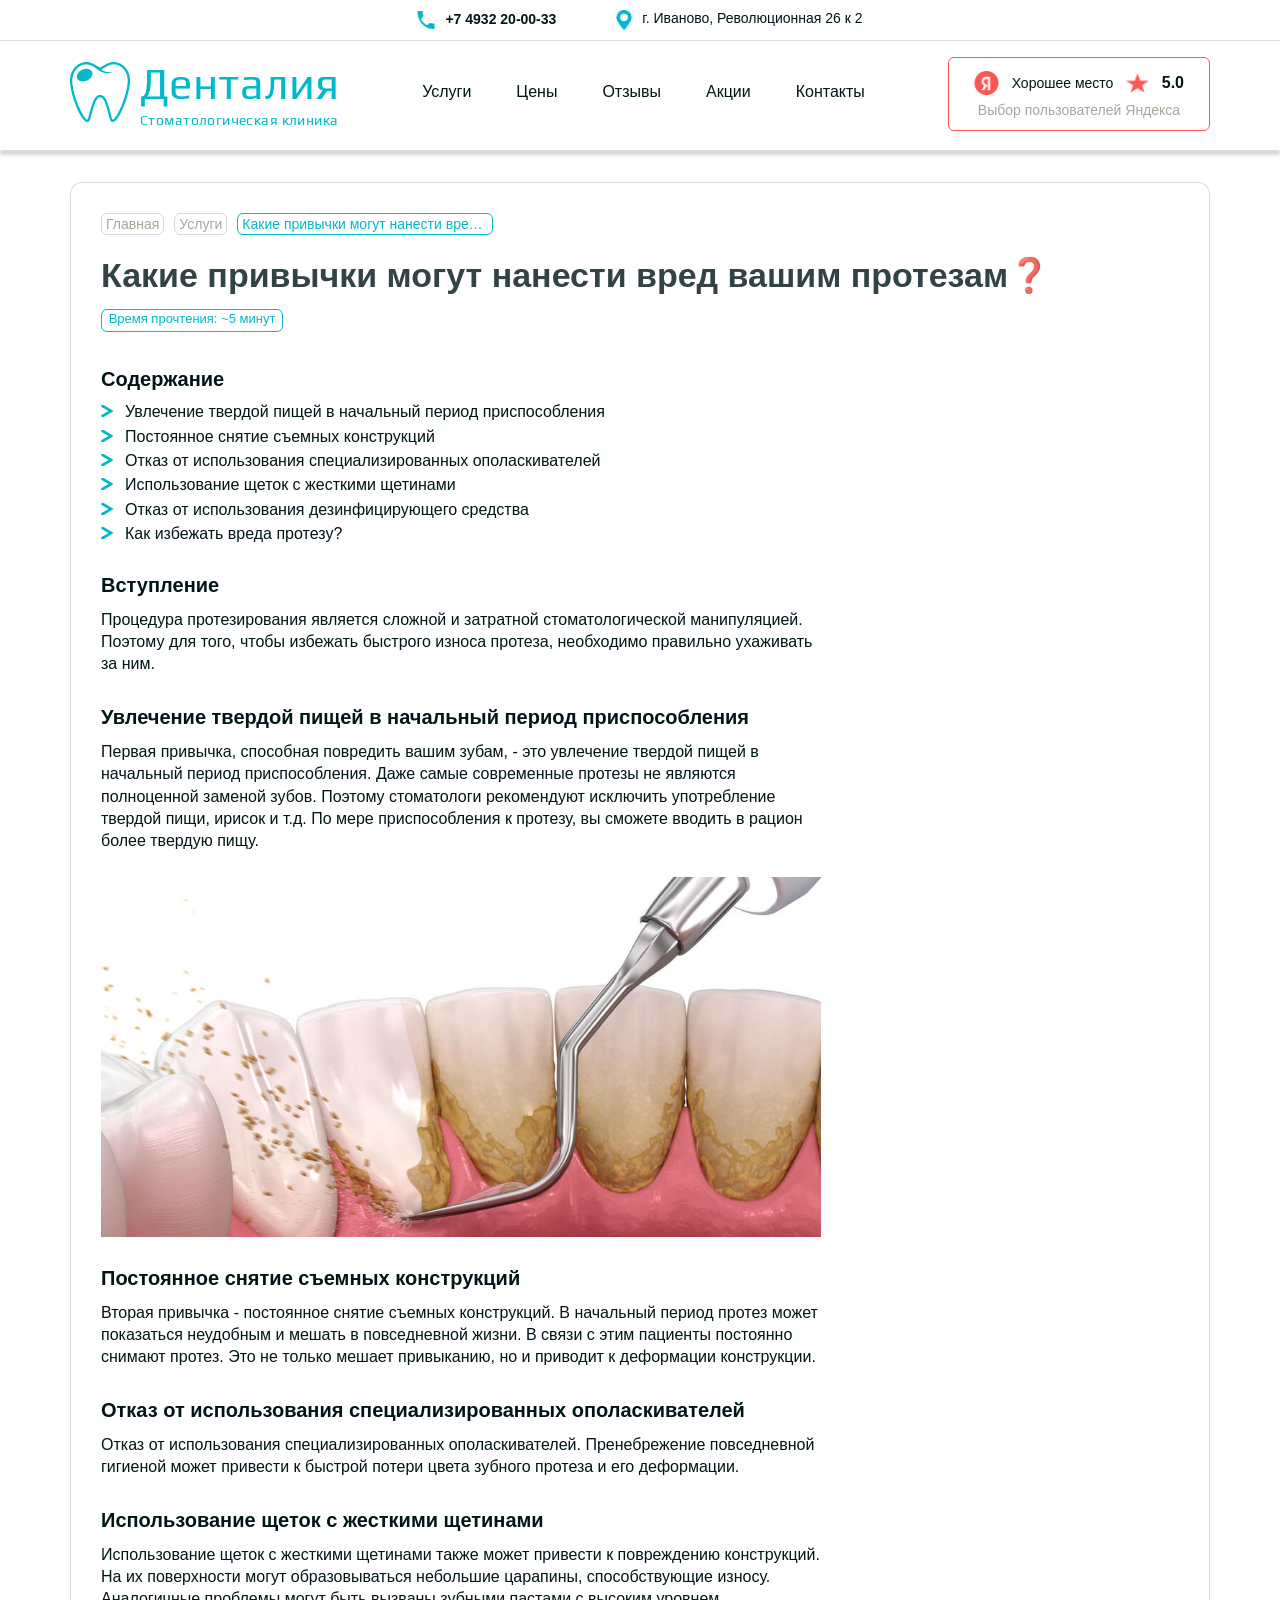
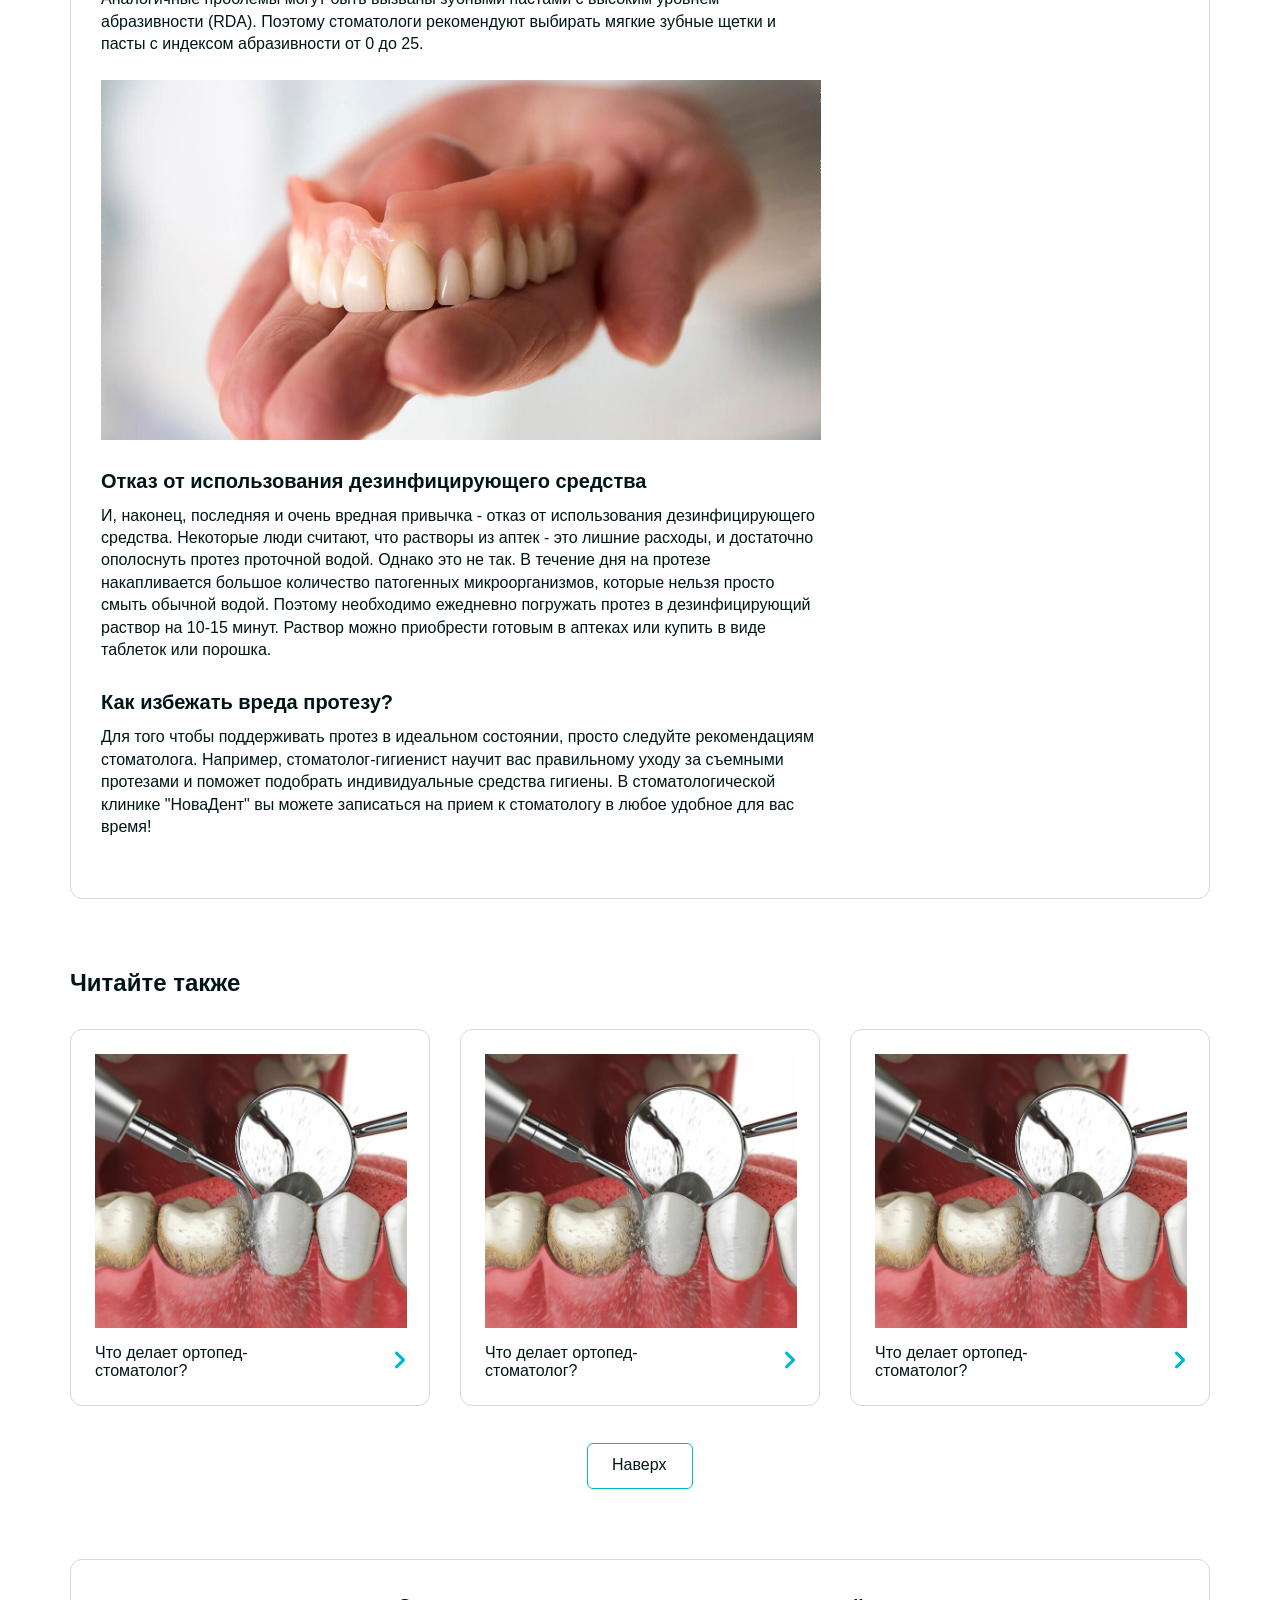
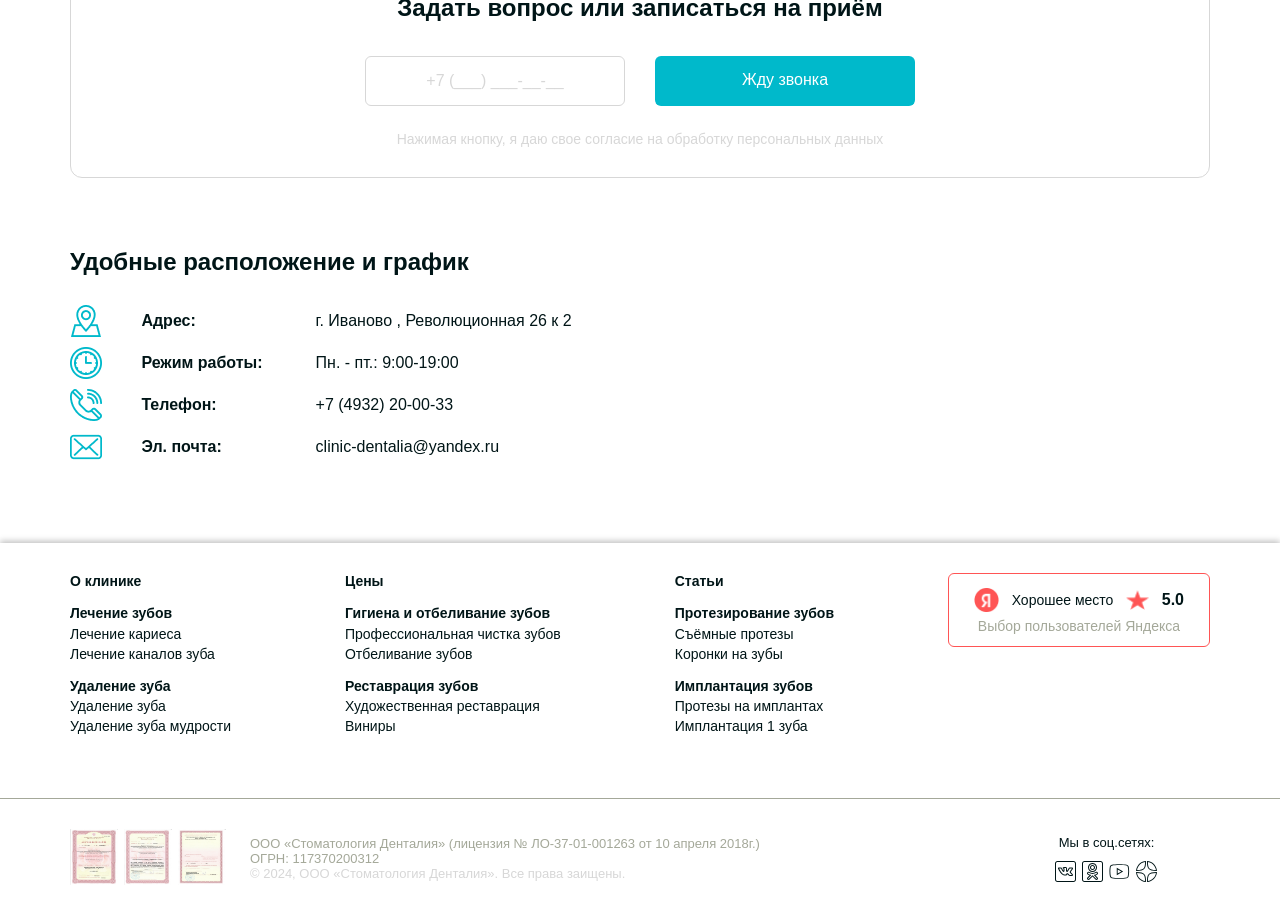
<file: articles.html>
<!DOCTYPE html>
<html lang="en">
  <head>
    <meta charset="UTF-8" />
    <meta name="viewport" content="width=device-width, initial-scale=1.0" />
    <title>Стоматология в Иванове</title>
    <link rel="stylesheet" type="text/css" href="font-awesome-4.7.0/css/font-awesome.min.css">
    <link rel="stylesheet" href="css/normalise.css" />
    <link
      rel="stylesheet" type="text/css"
      href="https://cdn.jsdelivr.net/npm/swiper@9/swiper-bundle.min.css"
    />

    <link rel="stylesheet" href="css/global.css" />
    <link rel="stylesheet" href="css/main.css" />
    <link rel="stylesheet" href="css/vrachi-main.css" />
    <link rel="stylesheet" href="css/article-main.css" />
    <link rel="stylesheet" href="css/media.css" />
    <link rel="stylesheet" href="css/services-main.css" />
    <link rel="stylesheet" href="css/media-services.css" />
    <link rel="stylesheet" href="css/media-article.css" />
    
    <script src="js/inputmask.min.js"></script>
    <script src="js/just-validate.min.js"></script>
    <script src="https://cdn.jsdelivr.net/npm/swiper@9/swiper-bundle.min.js"></script>
  </head>
  <body>
    <header class="header 
    ">
     
        <nav class="nav__header">
          <div class="nav__header-contacts">
            <div class="nav__header-contacts--tel">
              <img src="img/tel_icon.png" alt="" class="nav__header-top-icon-tel">
              <p class="nav__header-contacts--text-tel">+7 4932 20-00-33</p>
            </div>
            <div class="nav__header-contacts--adress">
              <img src="img/adress_icon.png" alt="" class="nav__header-top-icon-addr">
              <p class="nav__header-contacts--text-addr">г. Иваново, Революционная 26 к 2</p>
            </div>            
          </div>
          <div class="linie__gray"></div>
          

          <div class="nav__header-menu">
            <div class="nav__header-logo">
              <a href="index.html" class="header-logo">
              <img src="img/logo.png" alt="" class="nav__header-logo__img">
              </a>
              <div class="nav__header-logo--text">
                <a href="index.html" class="logo__text-title">Денталия</a>
                <a href="" class="logo__text-subtitle">Стоматологическая клиника</a>                
              </div>
            
            </div>
            
            <ul class="nav__header-menu--list">
              <li class="nav__header-menu--item" id="services"><a href="#" class="nav__header-menu--link blank--link">Услуги</a></li>
              <li class="nav__header-menu--item"><a href="ceny.html" class="nav__header-menu--link">Цены</a></li>
              <li class="nav__header-menu--item"><a href="otzyvy.html" class="nav__header-menu--link">Отзывы</a></li>
              <li class="nav__header-menu--item"><a href="akcii.html" class="nav__header-menu--link">Акции</a></li>
              <li class="nav__header-menu--item"><a href="kontakty.html" class="nav__header-menu--link">Контакты</a></li>
            </ul>
            <div class="nav__header-menu--grade">
              <div class="grade__header">
                <img src="img/yandex-icon.png" alt="" class="grade__header-serv">
                <p class="grade__header--text">Хорошее место</p>
                <img src="img/nav__star.png" alt="" class="grade__header-star">
                <span class="grade__header--cifra">5.0</span>
              </div>
              <p class="grade__bottom">Выбор пользователей Яндекса</p>
            </div>
            <div class="nav__header-menu--burger burger">
              <p class="grade__header--text nav__header-menu--burger--text">Меню</p>
              <button class="burger__button btn-reset"><svg width="30" height="20" viewBox="0 0 31 21" fill="none" xmlns="http://www.w3.org/2000/svg">
                <line x1="0.5" y1="3.5" x2="30.5" y2="3.5" stroke="#00B9CB" stroke-width="2"/>
                <line x1="0.5" y1="11.5" x2="30.5" y2="11.5" stroke="#00B9CB" stroke-width="2"/>
                <line x1="0.5" y1="19.5" x2="24.5" y2="19.5" stroke="#00B9CB" stroke-width="2"/>
                </svg>
              </button>
            </div>
            <div class="burger-menu">
              <div class="container">
                <div class="burger-menu__inner ramka">
                  <button class="burger-menu__button btn-reset"></button>
                  <svg class="burger-menu__detail" width="40" height="23" viewBox="0 0 40 23" fill="none" xmlns="http://www.w3.org/2000/svg">
                    <g filter="url(#filter0_d_6098_813)">
                      <path d="M20 8L36 22.1887H4L20 8Z" fill="white" />
                    </g>
                    <defs>
                      <filter id="filter0_d_6098_813" x="0" y="0" width="40" height="22.1887" filterUnits="userSpaceOnUse" color-interpolation-filters="sRGB">
                        <feFlood flood-opacity="0" result="BackgroundImageFix" />
                        <feColorMatrix in="SourceAlpha" type="matrix" values="0 0 0 0 0 0 0 0 0 0 0 0 0 0 0 0 0 0 127 0" result="hardAlpha" />
                        <feOffset dy="-4" />
                        <feGaussianBlur stdDeviation="2" />
                        <feColorMatrix type="matrix" values="0 0 0 0 0.866667 0 0 0 0 0.870588 0 0 0 0 0.85098 0 0 0 1 0" />
                        <feBlend mode="normal" in2="BackgroundImageFix" result="effect1_dropShadow_6098_813" />
                        <feBlend mode="normal" in="SourceGraphic" in2="effect1_dropShadow_6098_813" result="shape" />
                      </filter>
                    </defs>
                  </svg>
                  <button class="burger-menu__cross btn-reset">
                    <img src="img/cross.png" alt="" class="burger-menu__img">
                  </button>
                  
                  <ul class="burger-menu__list">
                    <li class="burger-menu__item burger__title">О клинике:</li>
                    <li class="burger-menu__item"><a href="akcii.html" class="burger-menu__link">Акции</a></li>
                    <li class="burger-menu__item"><a href="ceny.html" class="burger-menu__link">Цены</a></li>
                    <li class="burger-menu__item"><a href="otzyvy.html" class="burger-menu__link">Отзывы</a></li>
                    <li class="burger-menu__item"><a href="vrachi.html" class="burger-menu__link">Врачи</a></li>
                    <li class="burger-menu__item"><a href="rassrochka.html" class="burger-menu__link">Рассрочка</a></li>
                    <li class="burger-menu__item"><a href="nalogovyj-vychet.html" class="burger-menu__link">Налоговый вычет</a></li>
                    <li class="burger-menu__item"><a href="blog.html" class="burger-menu__link">Статьи</a></li>
                    <li class="burger-menu__item"><a href="kontakty.html" class="burger-menu__link">Контакты</a></li>
                  </ul>
                  <ul class="burger-menu__list">
                    <li class="burger-menu__item burger__title">Услуги:</li>
                    <li class="burger-menu__item"><a href="lechenie-zubov.html" class="burger-menu__link">Лечение зубов</a></li>
                    <li class="burger-menu__item"><a href="gigiena-i-otbelivanie-zubov.html" class="burger-menu__link">Гигиена и отбеливание зубов</a></li>
                    <li class="burger-menu__item"><a href="udalenie-zubov.html" class="burger-menu__link">Удаление зуба</a></li>
                    <li class="burger-menu__item"><a href="restavraciya-zubov.html" class="burger-menu__link">Реставрация зубов</a></li>
                    <li class="burger-menu__item"><a href="protezirovanie-zubov.html" class="burger-menu__link">Протезирование зубов</a></li>
                    <li class="burger-menu__item"><a href="implantaciya-zubov.html" class="burger-menu__link">Имплантация зубов</a></li>              
                  </ul>
                </div>
      
              </div>
      
            </div>
          </div>
          <div class="nav__shadow"></div>          
        </nav>
        
    </header>
    <div class="header-link__wrap">      
        <ul class="header-link__menu">
          <li class="header-link__item header-link__item-title">Лечение зубов</li>
          <li class="header-link__item"><a href="" class="header-link__link">Лечение кариеса</a></li>
          <li class="header-link__item"><a href="" class="header-link__link">Лечение каналов зуба</a></li>
        </ul>
        <ul class="header-link__menu">
          <li class="header-link__item header-link__item-title">Удаление зуба</li>
          <li class="header-link__item"><a href="" class="header-link__link">Удаление зуба</a></li>
          <li class="header-link__item"><a href="" class="header-link__link">Удаление зуба мудрости</a></li>
        </ul>
        <ul class="header-link__menu">
          <li class="header-link__item header-link__item-title">Протезирование зубов</li>
          <li class="header-link__item"><a href="" class="header-link__link">Съемные протезы</a></li>
          <li class="header-link__item"><a href="" class="header-link__link">Коронки на зубы</a></li>
        </ul>
     
        <ul class="header-link__menu">
          <li class="header-link__item header-link__item-title">Гигиена и отбеливание зубов</li>
          <li class="header-link__item"><a href="" class="header-link__link">Профессиональная чистка зубов</a></li>
          <li class="header-link__item"><a href="" class="header-link__link">Отбеливание зубов</a></li>
        </ul>
        <ul class="header-link__menu">
          <li class="header-link__item header-link__item-title">Реставрация зубов</li>
          <li class="header-link__item"><a href="" class="header-link__link">Художественная реставрация зубов</a></li>
          <li class="header-link__item"><a href="" class="header-link__link">Виниры</a></li>
        </ul>
        <ul class="header-link__menu">
          <li class="header-link__item header-link__item-title">Имплантация зубов</li>
          <li class="header-link__item"><a href="" class="header-link__link">Протезы на имплантах</a></li>
          <li class="header-link__item"><a href="" class="header-link__link">Имплант 1 зуба</a></li>
        </ul>
        <div class="header__link__poligon-wrap">
          <svg class="header-link--poligon" width="62" height="24" viewBox="0 0 70 32" fill="none" xmlns="http://www.w3.org/2000/svg">
            <g filter="url(#filter0_d_5931_4396)">
              <path d="M35 8L66 32H4L35 8Z" fill="white" />
            </g>
            <defs>
              <filter id="filter0_d_5931_4396" x="0" y="0" width="70" height="32" filterUnits="userSpaceOnUse" color-interpolation-filters="sRGB">
                <feFlood flood-opacity="0" result="BackgroundImageFix" />
                <feColorMatrix in="SourceAlpha" type="matrix" values="0 0 0 0 0 0 0 0 0 0 0 0 0 0 0 0 0 0 127 0" result="hardAlpha" />
                <feOffset dy="-4" />
                <feGaussianBlur stdDeviation="2" />
                <feComposite in2="hardAlpha" operator="out" />
                <feColorMatrix type="matrix" values="0 0 0 0 0.866667 0 0 0 0 0.870588 0 0 0 0 0.85098 0 0 0 1 0" />
                <feBlend mode="normal" in2="BackgroundImageFix" result="effect1_dropShadow_5931_4396" />
                <feBlend mode="normal" in="SourceGraphic" in2="effect1_dropShadow_5931_4396" result="shape" />
              </filter>
            </defs>
          </svg>
        </div>
    </div>
    <div class="thanks__popup">
      <div class="thanks__popup-inner">
        <div class="thanks__popup-main">
          <h4 class="thanks__popup-title">Заявка принята. Спасибо, что обратились к нам!</h4>
          <p class="thanks__popup-text">Позвоним вам в течение 10 минут в рабочее время (c 09:00 до 19:00 пн.-сб.)</p>
          <button class="thanks__popup-button btn-reset"></button>
          
        </div>

      </div>

    </div>
<main class="main">
  <section class="article">
    <div class="container">
      <div class="article__inner ramka article-wrap ramka-0 hero__inner-pos">
        <div class="submenu">
          
            <div class="hero__ramka-links article__links">
              <a href="index.html" class="hero__ramka-item service-item">Главная</a>
              <a href="#" class="hero__ramka-item service-item">Услуги</a>
              <a href="#" class="hero__ramka-item service-item service-item--last">Какие привычки могут нанести вред вашим протезам</a>     
            </div>

            <h1 class="article__title" id="top">Какие привычки могут нанести вред вашим протезам❓</h1>
           
              <ul class="submenu-list article__submenu-list">                
                <li class="submenu-list-item submenu-list-item-lastchild">Время прочтения:  ~5 минут</li>
              </ul>
            
            <h2 class="article__subtitle">Содержание</h2>
            <ul class="articte__content-list">
              <li class="article__content-item"><a href="#1" class="article__content-link"><span><svg width="12" height="12" viewBox="0 0 12 12" fill="none" xmlns="http://www.w3.org/2000/svg">
                <path d="M11.456 6.81194L3.1809 11.6793C2.45117 12.1087 1.2685 12.1065 0.542364 11.6751C-0.183774 11.2436 -0.180179 10.5443 0.549553 10.115L7.54491 6L0.549553 1.88505C-0.180179 1.4557 -0.183774 0.756413 0.542364 0.324939C1.2685 -0.106536 2.45117 -0.108662 3.1809 0.320687L11.4524 5.18806C11.8334 5.41124 12.0132 5.70668 11.9988 6.00213C12.0168 6.29332 11.8334 6.58876 11.456 6.81194Z" fill="#00B9CB" />
              </svg></span>Увлечение твердой пищей в начальный период приспособления</a>
                </li>
              <li class="article__content-item"><a href="#2" class="article__content-link"><span><svg width="12" height="12" viewBox="0 0 12 12" fill="none" xmlns="http://www.w3.org/2000/svg">
                <path d="M11.456 6.81194L3.1809 11.6793C2.45117 12.1087 1.2685 12.1065 0.542364 11.6751C-0.183774 11.2436 -0.180179 10.5443 0.549553 10.115L7.54491 6L0.549553 1.88505C-0.180179 1.4557 -0.183774 0.756413 0.542364 0.324939C1.2685 -0.106536 2.45117 -0.108662 3.1809 0.320687L11.4524 5.18806C11.8334 5.41124 12.0132 5.70668 11.9988 6.00213C12.0168 6.29332 11.8334 6.58876 11.456 6.81194Z" fill="#00B9CB" />
              </svg></span>Постоянное снятие съемных конструкций</a>
                </li>
              <li class="article__content-item"><a href="#3" class="article__content-link"><span><svg width="12" height="12" viewBox="0 0 12 12" fill="none" xmlns="http://www.w3.org/2000/svg">
                <path d="M11.456 6.81194L3.1809 11.6793C2.45117 12.1087 1.2685 12.1065 0.542364 11.6751C-0.183774 11.2436 -0.180179 10.5443 0.549553 10.115L7.54491 6L0.549553 1.88505C-0.180179 1.4557 -0.183774 0.756413 0.542364 0.324939C1.2685 -0.106536 2.45117 -0.108662 3.1809 0.320687L11.4524 5.18806C11.8334 5.41124 12.0132 5.70668 11.9988 6.00213C12.0168 6.29332 11.8334 6.58876 11.456 6.81194Z" fill="#00B9CB" />
              </svg></span>Отказ от использования специализированных ополаскивателей</a>
                </li>
              <li class="article__content-item"><a href="#4" class="article__content-link"><span><svg width="12" height="12" viewBox="0 0 12 12" fill="none" xmlns="http://www.w3.org/2000/svg">
                <path d="M11.456 6.81194L3.1809 11.6793C2.45117 12.1087 1.2685 12.1065 0.542364 11.6751C-0.183774 11.2436 -0.180179 10.5443 0.549553 10.115L7.54491 6L0.549553 1.88505C-0.180179 1.4557 -0.183774 0.756413 0.542364 0.324939C1.2685 -0.106536 2.45117 -0.108662 3.1809 0.320687L11.4524 5.18806C11.8334 5.41124 12.0132 5.70668 11.9988 6.00213C12.0168 6.29332 11.8334 6.58876 11.456 6.81194Z" fill="#00B9CB" />
              </svg></span>Использование щеток с жесткими щетинами</a>
                </li>
              <li class="article__content-item"><a href="#5" class="article__content-link"><span><svg width="12" height="12" viewBox="0 0 12 12" fill="none" xmlns="http://www.w3.org/2000/svg">
                <path d="M11.456 6.81194L3.1809 11.6793C2.45117 12.1087 1.2685 12.1065 0.542364 11.6751C-0.183774 11.2436 -0.180179 10.5443 0.549553 10.115L7.54491 6L0.549553 1.88505C-0.180179 1.4557 -0.183774 0.756413 0.542364 0.324939C1.2685 -0.106536 2.45117 -0.108662 3.1809 0.320687L11.4524 5.18806C11.8334 5.41124 12.0132 5.70668 11.9988 6.00213C12.0168 6.29332 11.8334 6.58876 11.456 6.81194Z" fill="#00B9CB" />
              </svg></span>Отказ от использования дезинфицирующего средства</a>
                </li>
              <li class="article__content-item"><a href="#6" class="article__content-link"><span><svg width="12" height="12" viewBox="0 0 12 12" fill="none" xmlns="http://www.w3.org/2000/svg">
                <path d="M11.456 6.81194L3.1809 11.6793C2.45117 12.1087 1.2685 12.1065 0.542364 11.6751C-0.183774 11.2436 -0.180179 10.5443 0.549553 10.115L7.54491 6L0.549553 1.88505C-0.180179 1.4557 -0.183774 0.756413 0.542364 0.324939C1.2685 -0.106536 2.45117 -0.108662 3.1809 0.320687L11.4524 5.18806C11.8334 5.41124 12.0132 5.70668 11.9988 6.00213C12.0168 6.29332 11.8334 6.58876 11.456 6.81194Z" fill="#00B9CB" />
              </svg></span>Как избежать вреда протезу?</a>
                </li>
              
            </ul>
            <h2 class="article__subtitle">Вступление</h2>
            <p class="article__text">Процедура протезирования является сложной и затратной стоматологической манипуляцией. Поэтому для того, чтобы избежать быстрого износа протеза, необходимо правильно ухаживать за ним.
            </p>
            <h2 class="article__subtitle" id="1">Увлечение твердой пищей в начальный период приспособления</h2>
            <p class="article__text article__text--last">Первая привычка, способная повредить вашим зубам, - это увлечение твердой пищей в начальный период приспособления. Даже самые современные протезы не являются полноценной заменой зубов. Поэтому стоматологи рекомендуют исключить употребление твердой пищи, ирисок и т.д. По мере приспособления к протезу, вы сможете вводить в рацион более твердую пищу.
            </p>
            <img class="article__img" src="img/articles/prichiny_obrazovania_zubnogo.jpg" alt="">
            <h2 class="article__subtitle" id="2">Постоянное снятие съемных конструкций</h2>
            <p class="article__text">Вторая привычка - постоянное снятие съемных конструкций. В начальный период протез может показаться неудобным и мешать в повседневной жизни. В связи с этим пациенты постоянно снимают протез. Это не только мешает привыканию, но и приводит к деформации конструкции.
            </p>
            <h2 class="article__subtitle" id="3">Отказ от использования специализированных ополаскивателей</h2>
            <p class="article__text">Отказ от использования специализированных ополаскивателей. Пренебрежение повседневной гигиеной может привести к быстрой потери цвета зубного протеза и его деформации.
            </p>
            <h2 class="article__subtitle" id="4">Использование щеток с жесткими щетинами</h2>
            <p class="article__text article__text--last">Использование щеток с жесткими щетинами также может привести к повреждению конструкций. На их поверхности могут образовываться небольшие царапины, способствующие износу. Аналогичные проблемы могут быть вызваны зубными пастами с высоким уровнем абразивности (RDA). Поэтому стоматологи рекомендуют выбирать мягкие зубные щетки и пасты с индексом абразивности от 0 до 25.
            </p>
            <img class="article__img" src="img/articles/kak_bystro_privyknut.jpg" alt="">
            <h2 class="article__subtitle" id="5">Отказ от использования дезинфицирующего средства</h2>
            <p class="article__text">И, наконец, последняя и очень вредная привычка - отказ от использования дезинфицирующего средства. Некоторые люди считают, что растворы из аптек - это лишние расходы, и достаточно ополоснуть протез проточной водой. Однако это не так. В течение дня на протезе накапливается большое количество патогенных микроорганизмов, которые нельзя просто смыть обычной водой. Поэтому необходимо ежедневно погружать протез в дезинфицирующий раствор на 10-15 минут. Раствор можно приобрести готовым в аптеках или купить в виде таблеток или порошка.
            </p>
            <h2 class="article__subtitle" id="6">Как избежать вреда протезу?</h2>
            <p class="article__text">Для того чтобы поддерживать протез в идеальном состоянии, просто следуйте рекомендациям стоматолога. Например, стоматолог-гигиенист научит вас правильному уходу за съемными протезами и поможет подобрать индивидуальные средства гигиены. В стоматологической клинике "НоваДент" вы можете записаться на прием к стоматологу в любое удобное для вас время!
            </p>

        </div>
        <div class="hover-menu">              
          <div class="hover-menu__inner">
            <svg class="hover-menu__svg" width="70" height="32" viewBox="0 0 70 32" fill="none" xmlns="http://www.w3.org/2000/svg">
              <g filter="url(#filter0_d_6130_4388)">
                <path d="M35 8L66 32H4L35 8Z" fill="white" />
              </g>
              <defs>
                <filter id="filter0_d_6130_4388" x="0" y="0" width="70" height="32" filterUnits="userSpaceOnUse" color-interpolation-filters="sRGB">
                  <feFlood flood-opacity="0" result="BackgroundImageFix" />
                  <feColorMatrix in="SourceAlpha" type="matrix" values="0 0 0 0 0 0 0 0 0 0 0 0 0 0 0 0 0 0 127 0" result="hardAlpha" />
                  <feOffset dy="-4" />
                  <feGaussianBlur stdDeviation="2" />
                  <feComposite in2="hardAlpha" operator="out" />
                  <feColorMatrix type="matrix" values="0 0 0 0 0.866667 0 0 0 0 0.870588 0 0 0 0 0.85098 0 0 0 1 0" />
                  <feBlend mode="normal" in2="BackgroundImageFix" result="effect1_dropShadow_6130_4388" />
                  <feBlend mode="normal" in="SourceGraphic" in2="effect1_dropShadow_6130_4388" result="shape" />
                </filter>
              </defs>
            </svg>
            <button class="hover-menu__cross btn-reset">
              <!-- <img src="img/cross.png" alt="" class="hover-menu__img"> -->
            </button>
            
            <div class="hover-menu__cards">
              <div class="hover-menu__card">
                <ul class="hover-menu__list">
                  <li class="hover-menu__item hover-item__title"><a href="lechenie-zubov.html" class="hover-menu__link">Лечение зубов</a></li>
                  <li class="hover-menu__item "><a href="lechenie-kariesa.html" class="hover-menu__link">Лечение кариеса</a></li>
                  <li class="hover-menu__item "><a href="lechenie-kanalov-zuba.html" class="hover-menu__link">Лечение каналов зуба</a></li>
                </ul>
              </div>
              <div class="hover-menu__card">
                <ul class="hover-menu__list">
                  <li class="hover-menu__item hover-item__title"><a href="udalenie-zubov.html" class="hover-menu__link">Удаление зуба</a></li>
                  <li class="hover-menu__item"><a href="udalenie-zuba.html" class="hover-menu__link">Удаление зуба</a></li>
                  <li class="hover-menu__item"><a href="udalenie-zuba-mudrosti.html" class="hover-menu__link">Удаление зуба мудрости</a></li>
                </ul>
              </div>
              <div class="hover-menu__card">
                <ul class="hover-menu__list">
                  <li class="hover-menu__item hover-item__title"><a href="protezirovanie-zubov.html" class="hover-menu__link">Протезирование зубов</a></li>
                  <li class="hover-menu__item"><a href="syemnye-protezy.html" class="hover-menu__link">Съемные протезы</a></li>
                  <li class="hover-menu__item"><a href="koronki-na-zuby.html" class="hover-menu__link">Коронки на зубы</a></li>
                </ul>
              </div>
              <div class="hover-menu__card">
                <ul class="hover-menu__list">
                  <li class="hover-menu__item hover-item__title"><a href="gigiena-i-otbelivanie-zubov.html" class="hover-menu__link">Гигиена и отбеливание зубов</a></li>
                  <li class="hover-menu__item"><a href="professional'naya-chistka-zubov.html" class="hover-menu__link">Профессиональная чистка зубов</a></li>
                  <li class="hover-menu__item"><a href="otbelivanie-zubov.html" class="hover-menu__link">Отбеливание зубов</a></li>
                </ul>
              </div>
              <div class="hover-menu__card">
                <ul class="hover-menu__list">
                  <li class="hover-menu__item hover-item__title"><a href="restavraciya-zubov.html" class="hover-menu__link">Реставрация зубов</a></li>
                  <li class="hover-menu__item"><a href="hudozhestvennaya-restavraciya-zubov.html" class="hover-menu__link">Художественная реставрация зубов</a></li>
                  <li class="hover-menu__item"><a href="viniry.html" class="hover-menu__link">Виниры</a></li>
                </ul>
              </div>
              <div class="hover-menu__card">
                <ul class="hover-menu__list">
                  <li class="hover-menu__item hover-item__title"><a href="implantaciya-zubov.html" class="hover-menu__link">Имплантация зубов</a></li>
                  <li class="hover-menu__item"><a href="protezy-na-implantah.html" class="hover-menu__link">Протезы на имплантах</a></li>
                  <li class="hover-menu__item"><a href="implant-1-zuba.html" class="hover-menu__link">Имплант 1 зуба</a></li>
                </ul>
              </div>

            </div>
          </div>
        
      </div>        
      </div>
    </div>
  </section>
  
  <section class="article__more">
    <div class="container">
      <div class="article__more-inner">
        <h2 class="article__more-subtitle">Читайте также</h2>
        <div class="article__more-cards">
          <div class="swiper swiper-article">
            <div class="swiper-wrapper">
              <div class="swiper-slide ">
                <div class="article__more-card ramka-article">
                  <a href="">
                    <img src="img/categories__services/gigiena_otbelivanie.png" alt="" class="article__more-img">
                    <div class="article__more-wrap">
                      <p class="article__more-text">Что делает ортопед-стоматолог?</p><span><svg width="10" height="18" viewBox="0 0 10 18" fill="none" xmlns="http://www.w3.org/2000/svg">
                        <path d="M9.54685 10.1502L2.65257 17.0453C2.0446 17.6536 1.05928 17.6505 0.454305 17.0393C-0.150667 16.4281 -0.147672 15.4375 0.460294 14.8293L6.28839 9L0.460294 3.17074C-0.147672 2.56252 -0.150667 1.57191 0.454305 0.96068C1.05928 0.349451 2.0446 0.346439 2.65257 0.954659L9.54385 7.8498C9.86131 8.16596 10.0111 8.58448 9.99908 9.00301C10.0141 9.41551 9.86131 9.83404 9.54685 10.1502Z" fill="#00B9CB" />
                      </svg></span>
                    </div>
                    
                  </a>
                </div>    
              </div>
              <div class="swiper-slide ">
                <div class="article__more-card ramka-article">
                  <a href="">
                    <img src="img/categories__services/gigiena_otbelivanie.png" alt="" class="article__more-img">
                    <div class="article__more-wrap">
                      <p class="article__more-text">Что делает ортопед-стоматолог?</p><span><svg width="10" height="18" viewBox="0 0 10 18" fill="none" xmlns="http://www.w3.org/2000/svg">
                        <path d="M9.54685 10.1502L2.65257 17.0453C2.0446 17.6536 1.05928 17.6505 0.454305 17.0393C-0.150667 16.4281 -0.147672 15.4375 0.460294 14.8293L6.28839 9L0.460294 3.17074C-0.147672 2.56252 -0.150667 1.57191 0.454305 0.96068C1.05928 0.349451 2.0446 0.346439 2.65257 0.954659L9.54385 7.8498C9.86131 8.16596 10.0111 8.58448 9.99908 9.00301C10.0141 9.41551 9.86131 9.83404 9.54685 10.1502Z" fill="#00B9CB" />
                      </svg></span>
                    </div>
                    
                  </a>
                </div>    
              </div>
              <div class="swiper-slide ">
                <div class="article__more-card ramka-article">
                  <a href="">
                    <img src="img/categories__services/gigiena_otbelivanie.png" alt="" class="article__more-img">
                    <div class="article__more-wrap">
                      <p class="article__more-text">Что делает ортопед-стоматолог?</p><span><svg width="10" height="18" viewBox="0 0 10 18" fill="none" xmlns="http://www.w3.org/2000/svg">
                        <path d="M9.54685 10.1502L2.65257 17.0453C2.0446 17.6536 1.05928 17.6505 0.454305 17.0393C-0.150667 16.4281 -0.147672 15.4375 0.460294 14.8293L6.28839 9L0.460294 3.17074C-0.147672 2.56252 -0.150667 1.57191 0.454305 0.96068C1.05928 0.349451 2.0446 0.346439 2.65257 0.954659L9.54385 7.8498C9.86131 8.16596 10.0111 8.58448 9.99908 9.00301C10.0141 9.41551 9.86131 9.83404 9.54685 10.1502Z" fill="#00B9CB" />
                      </svg></span>
                    </div>
                    
                  </a>
                </div>    
              </div>
              

            </div>
          </div>
          
        </div>
        <div class="article__more-button"><a href="#top" class="article__link">Наверх</a></div>
      </div>
    </div>
  </section>

  <section class="question">
    <div class="container">
      <div class="question__inner ramka ">
        <h2 class="ratings__inner-title title question__inner-title">Задать вопрос или записаться на приём</h2>
        <form class="form question__form" id="form2" autocomplete="off">
          <div class="input__wrap">
            <input class="question__input" type="tel" name="tel2" id="tel2" placeholder="+7 (___) ___-__-__" autocomplete="off">
          </div>
         
          <button class="question__button button btn-reset btn2">Жду звонка</button>
        </form> 
        <p class="question__inner-text">Нажимая кнопку, я даю свое согласие на обработку персональных данных</p> 

      </div>
    </div>
  </section>
  <section class="address">
    <div class="container">
      <div class="address__inner">
        <div class="address__inner-left">
          <h2 class="address__top--title title">Удобные расположение и график</h2>
          <div class="address__inner-contacts">
            <div class="address__contact">                  
              <img class="address__contact-img" src="img/mapmarker-icon.png" alt="" class="address__inner-img">
              <h4 class="address__inner-contact">Адрес:</h4>
              <p class="address__inner-text">г. Иваново , Революционная 26 к 2</p>
            </div>
            <div class="address__contact">                  
              <img class="address__contact-img" src="img/time-icon.png" alt="" class="address__inner-img">
              <h4 class="address__inner-contact ">Режим работы:	</h4>
              <p class="address__inner-text">Пн. - пт.: 9:00-19:00</p>
            </div>
            <div class="address__contact">                  
              <img class="address__contact-img" src="img/telephone-icon.png" alt="" class="address__inner-img">
              <h4 class="address__inner-contact">Телефон:</h4>
              <p class="address__inner-text">+7 (4932) 20-00-33</p>
            </div>
            <div class="address__contact">                  
              <img class="address__contact-img" src="img/email-icon.png" alt="" class="address__inner-img">
              <h4 class="address__inner-contact ">Эл. почта:</h4>
              <p class="address__inner-text">clinic-dentalia@yandex.ru</p>
            </div>                  
          </div>
        </div>
        <div class="address__inner-right">
          <div class="adress__map">
            <script type="text/javascript" charset="utf-8" async src="https://api-maps.yandex.ru/services/constructor/1.0/js/?um=constructor%3A2ff6bb23a4d5924550d6d46565c9dff6567d09d2554a94e7eb0afa87e7695185&amp;width=auto&amp;height=401&amp;lang=ru_RU&amp;scroll=true"></script>
          </div>
        </div>
      </div>
    </div>
  </section>
</main>
<footer class="footer">
  <div class="container footer__container">
    <div class="footer__inner-top">
      <ul class="footer__menu">
        <li class="footer__item item-title about__clinica"><a href="#" class="footer__link blank--link">О клинике</a></li>
        <li class="footer__item item-subtitle"><a href="lechenie-zubov.html" class="footer__link">Лечение зубов</a></li>
        <li class="footer__item"><a href="lechenie-kariesa.html" class="footer__link">Лечение кариеса</a></li>
        <li class="footer__item"><a href="lechenie-kanalov-zuba.html" class="footer__link">Лечение каналов зуба</a></li>
        <li class="footer__item item-subtitle"><a href="udalenie-zubov.html" class="footer__link">Удаление зуба</a></li>
        <li class="footer__item"><a href="udalenie-zuba.html" class="footer__link">Удаление зуба</a></li>
        <li class="footer__item"><a href="udalenie-zuba-mudrosti.html" class="footer__link">Удаление зуба мудрости</a></li>
      </ul>
      <ul class="footer__menu">
        <li class="footer__item item-title"><a href="ceny.html" class="footer__link">Цены</a></li>
        <li class="footer__item item-subtitle"><a href="gigiena-i-otbelivanie-zubov.html" class="footer__link">Гигиена и отбеливание зубов</a></li>
        <li class="footer__item"><a href="professional'naya-chistka-zubov.html" class="footer__link">Профессиональная чистка зубов</a></li>
        <li class="footer__item"><a href="otbelivanie-zubov.html" class="footer__link">Отбеливание зубов</a></li>
        <li class="footer__item item-subtitle"><a href="restavraciya-zubov.html" class="footer__link">Реставрация зубов</a></li>
        <li class="footer__item"><a href="hudozhestvennaya-restavraciya-zubov.html" class="footer__link">Художественная реставрация</a></li>
        <li class="footer__item"><a href="viniry.html" class="footer__link">Виниры</a></li>
      </ul>
      
        <ul class="footer__menu">
          <li class="footer__item item-title"><a href="blog.html" class="footer__link">Статьи</a></li>
          <li class="footer__item item-subtitle"><a href="protezirovanie-zubov.html" class="footer__link">Протезирование зубов</a></li>
          <li class="footer__item"><a href="syemnye-protezy.html" class="footer__link">Съёмные протезы</a></li>
          <li class="footer__item"><a href="koronki-na-zuby.html" class="footer__link">Коронки на зубы</a></li>
          <li class="footer__item item-subtitle"><a href="implantaciya-zubov.html" class="footer__link">Имплантация зубов</a></li>
          <li class="footer__item"><a href="protezy-na-implantah.html" class="footer__link">Протезы на имплантах</a></li>
          <li class="footer__item"><a href="implant-1-zuba.html" class="footer__link">Имплантация 1 зуба</a></li>
        </ul> 
        <div class="nav__header-menu--grade footer-menu--grade">
          <div class="grade__header">
            <img src="img/yandex-icon.png" alt="" class="grade__header-serv">
            <p class="grade__header--text">Хорошее место</p>
            <img src="img/nav__star.png" alt="" class="grade__header-star">
            <span class="grade__header--cifra">5.0</span>
          </div>
          <p class="grade__bottom">Выбор пользователей Яндекса</p>
        </div>
        <button class="nav__header-menu--burger btn-reset footer__burger footer-burger__button">
          <p class="grade__header--text nav__header-menu--burger--text footer__burger--text">Меню</p>
          <svg width="30" height="20" viewBox="0 0 31 21" fill="none" xmlns="http://www.w3.org/2000/svg">
            <line x1="0.5" y1="3.5" x2="30.5" y2="3.5" stroke="#00B9CB" stroke-width="2"/>
            <line x1="0.5" y1="11.5" x2="30.5" y2="11.5" stroke="#00B9CB" stroke-width="2"/>
            <line x1="0.5" y1="19.5" x2="24.5" y2="19.5" stroke="#00B9CB" stroke-width="2"/>
            </svg>
          
        </button>
        <div class="footer__inner-bottom--right footer__menu1279">
          <div class="footer__title">Мы в соц.сетях:</div>
          <div class="footer__socials">
            <a href="https://vk.com/clinic_dentalia
            " target="_blank"><svg class="footer__socials-item" width="21" height="21" viewBox="0 0 21 21" fill="none" xmlns="http://www.w3.org/2000/svg">
              <path d="M2.5 0C1.12524 0 0 1.12524 0 2.5V18.5C0 19.8748 1.12524 21 2.5 21H18.5C19.8748 21 21 19.8748 21 18.5V2.5C21 1.12524 19.8748 0 18.5 0H2.5ZM2.5 1H18.5C19.3342 1 20 1.66576 20 2.5V18.5C20 19.3342 19.3342 20 18.5 20H2.5C1.66576 20 1 19.3342 1 18.5V2.5C1 1.66576 1.66576 1 2.5 1ZM9.69824 5.99609C9.1695 5.99488 8.69803 6.02443 8.27637 6.23145L8.27539 6.23242C8.06982 6.3337 7.92494 6.46235 7.80957 6.61523C7.75189 6.69168 7.69279 6.7603 7.66113 6.93457C7.6453 7.0217 7.63641 7.16291 7.72754 7.31543C7.81867 7.46795 8.0019 7.55468 8.11914 7.57031C8.20058 7.58115 8.38441 7.6594 8.40137 7.68262L8.40234 7.68457C8.40234 7.68457 8.47363 7.87057 8.49414 8.03613C8.51465 8.20169 8.51367 8.33594 8.51367 8.33594C8.51346 8.34929 8.51379 8.36265 8.51465 8.37598C8.51465 8.37598 8.54361 8.80976 8.52441 9.25781C8.51676 9.43639 8.49367 9.59526 8.46973 9.7373C8.29167 9.54072 8.02931 9.18473 7.65039 8.52832C7.23005 7.79972 6.89551 7.14648 6.89551 7.14648C6.87794 7.08957 6.8158 6.91251 6.57324 6.73438C6.30808 6.53894 6.05176 6.50977 6.05176 6.50977C6.0196 6.50332 5.9869 6.50005 5.9541 6.5L3.9834 6.50098C3.9834 6.50098 3.86524 6.49414 3.72363 6.51367C3.58203 6.5332 3.36879 6.5491 3.16309 6.79297L3.16211 6.79395C2.97827 7.01361 2.98939 7.25641 3.01172 7.39355C3.03405 7.5307 3.08398 7.63477 3.08398 7.63477C3.08495 7.63672 3.08592 7.63868 3.08691 7.64062C3.08691 7.64062 4.69886 11.0297 6.52051 13.0254C7.84335 14.4744 9.20112 14.499 10.3213 14.499H11.1572C11.3706 14.499 11.5637 14.4907 11.7773 14.3662C11.991 14.2417 12.1348 13.9387 12.1348 13.7285C12.1348 13.5083 12.1677 13.3351 12.208 13.2461C12.2364 13.1835 12.2589 13.161 12.2939 13.1426C12.3014 13.1473 12.2966 13.1445 12.3174 13.1592C12.4006 13.2177 12.5381 13.3511 12.6875 13.5176C12.9864 13.8504 13.3256 14.307 13.7812 14.6201C14.1077 14.8446 14.416 14.9443 14.6504 14.9805C14.7973 15.0031 14.9113 14.9988 14.9922 14.9922L16.8594 15C16.8705 15 16.8815 14.9997 16.8926 14.999C16.8926 14.999 17.2143 15.0028 17.5488 14.8027C17.7161 14.7027 17.9134 14.5131 17.9775 14.2363C18.0417 13.9596 17.9611 13.6729 17.8037 13.4111V13.4102C17.831 13.4555 17.779 13.3624 17.7256 13.2754C17.6722 13.1884 17.5947 13.0712 17.4834 12.9258C17.2608 12.6349 16.9043 12.228 16.3281 11.6914H16.3271C16.0345 11.4191 15.8369 11.2263 15.7559 11.1191C15.6749 11.012 15.7014 11.0683 15.707 11.041C15.7182 10.9865 16.0695 10.4798 16.7842 9.52539C17.2186 8.94444 17.5235 8.50829 17.7246 8.14551C17.9257 7.78273 18.0707 7.46855 17.9697 7.08398L17.9688 7.08203C17.9239 6.91322 17.8015 6.75762 17.6758 6.67285C17.5501 6.58808 17.4309 6.55493 17.3242 6.53418C17.1109 6.49269 16.9248 6.5 16.752 6.5C16.3896 6.5 14.7817 6.5127 14.6494 6.5127C14.493 6.5127 14.2345 6.58382 14.1201 6.65234C13.8326 6.82539 13.75 7.05273 13.75 7.05273C13.7448 7.06234 13.7399 7.07211 13.7354 7.08203C13.7354 7.08203 13.4037 7.81749 12.9766 8.54395C12.5439 9.28081 12.2242 9.63225 12.0312 9.79492C12.0259 9.76599 12.0269 9.78948 12.0234 9.74902C12.0061 9.54325 12.0254 9.25891 12.0254 8.98145C12.0254 8.23419 12.0887 7.7112 12.0547 7.24902C12.0377 7.01794 11.9949 6.77964 11.8428 6.56055C11.6907 6.34145 11.4376 6.19911 11.1875 6.13867C11.0374 6.10247 10.8664 6.00832 10.2471 6.00195H10.2461C10.0567 6.00006 9.87449 5.9965 9.69824 5.99609ZM10.2363 7.00195C10.7843 7.00758 10.6478 7.03775 10.9521 7.11133C11.0465 7.13413 11.0237 7.134 11.0215 7.13086C11.0193 7.12771 11.047 7.17926 11.0576 7.32324C11.0788 7.61119 11.0254 8.1837 11.0254 8.98145C11.0254 9.19898 10.9991 9.50941 11.0264 9.83301C11.0536 10.1566 11.1338 10.5719 11.5205 10.8223C11.7038 10.9411 11.9166 10.9486 12.0986 10.9033C12.2806 10.8581 12.4458 10.7638 12.6191 10.625C12.9659 10.3473 13.3527 9.87873 13.8389 9.05078C14.2933 8.27793 14.6238 7.54199 14.6348 7.51758C14.6369 7.51586 14.6391 7.51467 14.6416 7.5127C14.6478 7.51276 14.6414 7.5127 14.6494 7.5127C14.8361 7.5127 16.4143 7.5 16.752 7.5C16.8308 7.5 16.8595 7.50475 16.9219 7.50684C16.9049 7.56347 16.9238 7.52735 16.8496 7.66113C16.6941 7.94173 16.4075 8.35873 15.9834 8.92578C15.2866 9.85635 14.8547 10.221 14.7275 10.8389C14.664 11.1478 14.7831 11.4903 14.958 11.7217C15.1329 11.9531 15.3536 12.1514 15.6465 12.4238C16.1888 12.9288 16.5069 13.2956 16.6895 13.5342C16.7807 13.6535 16.8383 13.7396 16.874 13.7979C16.9098 13.8561 16.9009 13.85 16.9473 13.9268C16.9778 13.9779 16.9665 13.9467 16.9717 13.9619C16.9117 13.9788 16.8391 13.9992 16.835 14L14.9961 13.9922C14.963 13.9922 14.9299 13.9954 14.8975 14.002C14.8975 14.002 14.9021 14.0074 14.8037 13.9922C14.7053 13.977 14.5489 13.9344 14.3477 13.7959C14.1048 13.629 13.7648 13.2206 13.4316 12.8496C13.2651 12.6641 13.099 12.486 12.8926 12.3408C12.6862 12.1957 12.3774 12.0592 12.0439 12.1641C11.6978 12.2727 11.4284 12.5429 11.2969 12.833C11.199 13.049 11.191 13.2746 11.1758 13.499C11.1592 13.5003 11.1783 13.499 11.1572 13.499H10.3213C9.18546 13.499 8.37895 13.5776 7.25879 12.3506C5.75204 10.6999 4.37156 7.95351 4.14648 7.50098L5.88086 7.5C5.91134 7.5117 5.97659 7.5362 5.98047 7.53906L5.98242 7.54102C5.91902 7.49468 5.98535 7.55957 5.98535 7.55957C5.99147 7.57454 5.99832 7.58921 6.00586 7.60352C6.00586 7.60352 6.34952 8.27492 6.78418 9.02832C7.21054 9.76691 7.52123 10.2283 7.82129 10.5332C7.97132 10.6856 8.12277 10.8079 8.3252 10.877C8.52762 10.946 8.789 10.9207 8.96484 10.8242C9.32406 10.6276 9.37232 10.3376 9.43066 10.084C9.48909 9.83006 9.51235 9.55957 9.52344 9.30078C9.54496 8.79848 9.51452 8.36376 9.5127 8.33691C9.51281 8.3275 9.51509 8.14622 9.48633 7.91406C9.45688 7.67634 9.42403 7.38568 9.20898 7.09277L9.20801 7.0918C9.20651 7.08975 9.20463 7.08989 9.20312 7.08789C9.4875 7.04711 9.73083 6.9969 10.2363 7.00195ZM14.6475 7.49219L14.6406 7.50781C14.6396 7.50842 14.6399 7.50709 14.6387 7.50781C14.6408 7.50378 14.6475 7.49219 14.6475 7.49219Z" fill="#001517"/>
              </svg></a>
            <a href="https://m.ok.ru/group/70000004744271
            " target="_blank"><svg class="footer__socials-item" width="21" height="21" viewBox="0 0 21 21" fill="none" xmlns="http://www.w3.org/2000/svg">
              <path d="M2.5 0C1.12524 0 0 1.12524 0 2.5V18.5C0 19.8748 1.12524 21 2.5 21H18.5C19.8748 21 21 19.8748 21 18.5V2.5C21 1.12524 19.8748 0 18.5 0H2.5ZM2.5 1H18.5C19.3342 1 20 1.66576 20 2.5V18.5C20 19.3342 19.3342 20 18.5 20H2.5C1.66576 20 1 19.3342 1 18.5V2.5C1 1.66576 1.66576 1 2.5 1ZM10.5 2C8.02038 2 6 4.02038 6 6.5C6 8.97962 8.02038 11 10.5 11C12.9796 11 15 8.97962 15 6.5C15 4.02038 12.9796 2 10.5 2ZM10.5 3C12.4394 3 14 4.56062 14 6.5C14 8.43938 12.4394 10 10.5 10C8.56062 10 7 8.43938 7 6.5C7 4.56062 8.56062 3 10.5 3ZM10.5 4C9.12521 4 8 5.12521 8 6.5C8 7.87479 9.12521 9 10.5 9C11.8748 9 13 7.87479 13 6.5C13 5.12521 11.8748 4 10.5 4ZM10.5 5C11.3343 5 12 5.66565 12 6.5C12 7.33435 11.3343 8 10.5 8C9.66565 8 9 7.33435 9 6.5C9 5.66565 9.66565 5 10.5 5ZM14.4756 10.748C14.1864 10.7518 13.8957 10.8382 13.6426 11.0137H13.6416L13.6406 11.0146C12.7164 11.6604 11.6342 12 10.5 12C9.36865 12 8.28837 11.6619 7.36426 11.0195C6.68881 10.5491 5.74544 10.7189 5.27637 11.3945C4.80659 12.0698 4.97625 13.0127 5.65137 13.4824C6.22708 13.8826 6.87915 14.1129 7.52344 14.3555L5.43945 16.4395C4.85792 17.021 4.85792 17.979 5.43945 18.5605C5.7302 18.8513 6.11705 19 6.5 19C6.88295 19 7.2698 18.8513 7.56055 18.5605L10.5 15.6211L13.4395 18.5605C13.7302 18.8513 14.117 19 14.5 19C14.883 19 15.2698 18.8513 15.5605 18.5605C16.1421 17.979 16.1421 17.021 15.5605 16.4395L13.5303 14.4082C14.1679 14.1656 14.7885 13.8731 15.3584 13.4756C16.0324 13.0049 16.2012 12.0616 15.7305 11.3867C15.4953 11.0494 15.1414 10.839 14.7627 10.7715C14.668 10.7546 14.572 10.7468 14.4756 10.748ZM14.5879 11.75C14.7132 11.7722 14.8299 11.8438 14.9102 11.959C15.0714 12.1902 15.0171 12.494 14.7861 12.6553C14.082 13.1464 13.3077 13.5036 12.4912 13.7275L11.6621 13.9551L12.2695 14.5635L14.8535 17.1465C15.053 17.3459 15.053 17.6541 14.8535 17.8535C14.7533 17.9538 14.629 18 14.5 18C14.371 18 14.2467 17.9538 14.1465 17.8535L10.5 14.207L6.85352 17.8535C6.75326 17.9538 6.62905 18 6.5 18C6.37095 18 6.24674 17.9538 6.14648 17.8535C5.94702 17.6541 5.94702 17.3459 6.14648 17.1465L9.33789 13.9551L8.50879 13.7275C7.69526 13.504 6.92432 13.1489 6.22266 12.6611C5.99078 12.4998 5.93644 12.1976 6.09766 11.9658V11.9648C6.25758 11.7345 6.56241 11.6793 6.79297 11.8398V11.8408C7.88286 12.5984 9.16835 13 10.5 13C11.8344 13 13.1224 12.5966 14.2129 11.835C14.3289 11.7545 14.4626 11.7278 14.5879 11.75Z" fill="#001517"/>
              </svg></a>
            <a href="https://www.youtube.com/@user-dp1gs4bh2r
            " target="_blank"><svg class="footer__socials-item" width="21" height="16" viewBox="0 0 23 17" fill="none" xmlns="http://www.w3.org/2000/svg">
              <path d="M11.2012 0.5C7.90039 0.5 4.80078 0.75 3.15039 1.09961C2.05078 1.34961 1.09961 2.09961 0.900391 3.25C0.701172 4.44922 0.5 6.25 0.5 8.5C0.5 10.75 0.699219 12.5 0.949219 13.75C1.15039 14.8496 2.09961 15.6504 3.19922 15.9004C4.95117 16.25 7.94922 16.5 11.25 16.5C14.5508 16.5 17.5488 16.25 19.2988 15.9004C20.4004 15.6504 21.3496 14.9004 21.5488 13.75C21.75 12.5 22 10.7012 22.0488 8.45117C22.0488 6.20117 21.7988 4.40039 21.5488 3.15039C21.3496 2.05078 20.4004 1.25 19.2988 1C17.5488 0.75 14.5 0.5 11.2012 0.5ZM11.2012 1.5C14.8008 1.5 17.6992 1.79883 19.0996 2.04883C19.8496 2.25 20.4492 2.75 20.5488 3.40039C20.8496 5 21.0488 6.70117 21.0488 8.45117C21 10.5996 20.75 12.3496 20.5488 13.5996C20.4004 14.5488 19.4004 14.8496 19.0996 14.9512C17.2988 15.3008 14.2988 15.5488 11.2988 15.5488C8.29883 15.5488 5.25 15.3496 3.5 14.9512C2.75 14.75 2.15039 14.25 2.05078 13.5996C1.65039 12.1992 1.5 10.3496 1.5 8.5C1.5 6.19922 1.70117 4.5 1.90039 3.45117C2.05078 2.5 3.09961 2.19922 3.34961 2.09961C5 1.75 8.05078 1.5 11.2012 1.5ZM8.5 4.5V12.5L15.5 8.5L8.5 4.5ZM9.5 6.20117L13.5 8.5L9.5 10.7988V6.20117Z" fill="#001517"/>
              </svg></a>
            <a href="https://dzen.ru/clinic_dentalia" target="_blank"><svg class="footer__socials-item" width="21" height="21" viewBox="0 0 23 23" fill="none" xmlns="http://www.w3.org/2000/svg">
              <path d="M12.505 0.04788C12.4392 0.048524 12.3742 0.0621263 12.3138 0.0879083C12.2533 0.11369 12.1985 0.151146 12.1525 0.198132C12.1065 0.245118 12.0702 0.300711 12.0457 0.361731C12.0213 0.42275 12.0091 0.487998 12.0098 0.553739C12.0533 4.23132 12.2682 6.82098 13.7735 8.55472C15.2788 10.2885 17.9162 10.9437 22.4464 10.9932C22.5163 10.994 22.5856 10.9802 22.6499 10.9525C22.7141 10.9249 22.7719 10.884 22.8194 10.8327C22.8669 10.7813 22.903 10.7206 22.9256 10.6544C22.9481 10.5881 22.9565 10.5179 22.9503 10.4483C22.4501 4.94004 18.063 0.551529 12.5548 0.0498331C12.5382 0.0483546 12.5216 0.0477027 12.505 0.04788ZM10.4503 0.0508097C10.4375 0.0509762 10.4248 0.0516277 10.4122 0.0527628C4.9195 0.569103 0.548439 4.95097 0.0498721 10.4483C0.0435904 10.5179 0.0519945 10.5881 0.0745411 10.6544C0.0970878 10.7206 0.133276 10.7813 0.180766 10.8327C0.228256 10.884 0.285993 10.9249 0.350245 10.9525C0.414497 10.9802 0.483835 10.994 0.553778 10.9932C5.07055 10.9412 7.70111 10.2846 9.20124 8.55081C10.7014 6.817 10.9143 4.22964 10.9581 0.556669C10.9589 0.489856 10.9462 0.423563 10.921 0.361707C10.8957 0.299851 10.8583 0.243686 10.811 0.196529C10.7636 0.149373 10.7073 0.112183 10.6454 0.0871543C10.5834 0.062126 10.5171 0.0497678 10.4503 0.0508097ZM13.0538 1.15335C17.6056 1.83381 21.1764 5.40808 21.8497 9.96194C17.8498 9.85581 15.669 9.21319 14.5284 7.89944C13.4069 6.60779 13.1259 4.383 13.0538 1.15335ZM9.91511 1.15725C9.84289 4.38217 9.5617 6.60518 8.4444 7.89651C7.30807 9.20986 5.13589 9.85236 1.15046 9.96097C1.82244 5.41802 5.37843 1.84923 9.91511 1.15725ZM0.553778 12.0069C0.483835 12.006 0.414497 12.0199 0.350245 12.0476C0.285993 12.0752 0.228256 12.116 0.180766 12.1674C0.133276 12.2187 0.0970878 12.2795 0.0745411 12.3457C0.0519945 12.4119 0.0435904 12.4821 0.0498721 12.5518C0.548952 18.0495 4.91947 22.4315 10.4122 22.9473C10.4819 22.9537 10.5522 22.9454 10.6186 22.9229C10.6849 22.9005 10.7458 22.8643 10.7972 22.8168C10.8487 22.7693 10.8896 22.7115 10.9173 22.6472C10.945 22.5828 10.9589 22.5134 10.9581 22.4434C10.9143 18.7704 10.7014 16.1831 9.20124 14.4492C7.70111 12.7154 5.07056 12.0587 0.553778 12.0069ZM22.4464 12.0069C17.9162 12.0564 15.2787 12.7116 13.7735 14.4453C12.2683 16.1791 12.0536 18.7688 12.0098 22.4463C12.009 22.5163 12.0229 22.5856 12.0505 22.6499C12.0782 22.7141 12.119 22.7718 12.1703 22.8193C12.2217 22.8668 12.2825 22.903 12.3487 22.9256C12.4149 22.9481 12.4851 22.9565 12.5548 22.9502C18.0625 22.4485 22.4496 18.061 22.9503 12.5528C22.9567 12.483 22.9484 12.4127 22.9259 12.3464C22.9034 12.28 22.8673 12.2192 22.8198 12.1677C22.7723 12.1162 22.7145 12.0753 22.6501 12.0476C22.5858 12.0199 22.5164 12.006 22.4464 12.0069ZM21.8497 13.0381C21.176 17.592 17.6052 21.1662 13.0538 21.8467C13.1261 18.617 13.407 16.3923 14.5284 15.1006C15.669 13.7869 17.8498 13.1442 21.8497 13.0381ZM1.15046 13.0391C5.13588 13.1475 7.30807 13.7901 8.4444 15.1035C9.5617 16.3949 9.84289 18.6179 9.91511 21.8428C5.37848 21.1512 1.8228 17.5826 1.15046 13.0391Z" fill="#001517"/>
              </svg>
              </a>
          </div>
        </div>
        
    </div>
    <div class="footer__popup">
      <div class="footer__popup-inner">
        <ul class="footer__popup-list">
          <li class="footer__popup-item"><a href="akcii.html" class="footer__popup-link">Акции</a></li>
          <li class="footer__popup-item"><a href="otzyvy.html" class="footer__popup-link">Отзывы</a></li>
          <li class="footer__popup-item"><a href="vrachi.html" class="footer__popup-link">Врачи</a></li>
          <li class="footer__popup-item"><a href="rassrochka.html" class="footer__popup-link">Рассрочка</a></li>
          <li class="footer__popup-item"><a href="nalogovyj-vychet.html" class="footer__popup-link">Налоговый вычет</a></li>
          <li class="footer__popup-item"><a href="kontakty.html" class="footer__popup-link">Контакты</a></li>
        </ul>
      </div>
      <button class="footer__popup-button btn-reset">                
      </button>
      <svg width="40" height="20" viewBox="0 0 40 20" fill="none" xmlns="http://www.w3.org/2000/svg">
        <g filter="url(#filter0_d_6274_3797)">
          <path d="M20 12L36 0H4L20 12Z" fill="white" />
        </g>
        <defs>
          <filter id="filter0_d_6274_3797" x="0" y="0" width="40" height="20" filterUnits="userSpaceOnUse" color-interpolation-filters="sRGB">
            <feFlood flood-opacity="0" result="BackgroundImageFix" />
            <feColorMatrix in="SourceAlpha" type="matrix" values="0 0 0 0 0 0 0 0 0 0 0 0 0 0 0 0 0 0 127 0" result="hardAlpha" />
            <feOffset dy="4" />
            <feGaussianBlur stdDeviation="2" />
            <feColorMatrix type="matrix" values="0 0 0 0 0 0 0 0 0 0 0 0 0 0 0 0 0 0 0.25 0" />
            <feBlend mode="normal" in2="BackgroundImageFix" result="effect1_dropShadow_6274_3797" />
            <feBlend mode="normal" in="SourceGraphic" in2="effect1_dropShadow_6274_3797" result="shape" />
          </filter>
        </defs>
      </svg>

    </div>
    <div class="footer__burger-menu">
      <div class="container">
        <div class="burger-menu__inner ramka">
          <button class="burger-menu__button btn-reset"></button>
          <svg class="footer-menu__detail" width="40" height="23" viewBox="0 0 40 23" fill="none" xmlns="http://www.w3.org/2000/svg">
            <g filter="url(#filter0_d_6314_202)">
              <path d="M20 14.1887L36 4.19617e-05H4L20 14.1887Z" fill="white" />
            </g>
            <defs>
              <filter id="filter0_d_6314_202" x="0" y="0" width="40" height="22.1887" filterUnits="userSpaceOnUse" color-interpolation-filters="sRGB">
                <feFlood flood-opacity="0" result="BackgroundImageFix" />
                <feColorMatrix in="SourceAlpha" type="matrix" values="0 0 0 0 0 0 0 0 0 0 0 0 0 0 0 0 0 0 127 0" result="hardAlpha" />
                <feOffset dy="4" />
                <feGaussianBlur stdDeviation="2" />
                <feColorMatrix type="matrix" values="0 0 0 0 0.866667 0 0 0 0 0.870588 0 0 0 0 0.85098 0 0 0 1 0" />
                <feBlend mode="normal" in2="BackgroundImageFix" result="effect1_dropShadow_6314_202" />
                <feBlend mode="normal" in="SourceGraphic" in2="effect1_dropShadow_6314_202" result="shape" />
              </filter>
            </defs>
          </svg>
          <button class="footer-menu__cross btn-reset">                
          </button>
          
          <ul class="burger-menu__list">
            <li class="burger-menu__item burger__title">О клинике:</li>
            <li class="burger-menu__item"><a href="akcii.html" class="burger-menu__link">Акции</a></li>
            <li class="burger-menu__item"><a href="ceny.html" class="burger-menu__link">Цены</a></li>
            <li class="burger-menu__item"><a href="otzyvy.html" class="burger-menu__link">Отзывы</a></li>
            <li class="burger-menu__item"><a href="vrachi.html" class="burger-menu__link">Врачи</a></li>
            <li class="burger-menu__item"><a href="rassrochka.html" class="burger-menu__link">Рассрочка</a></li>
            <li class="burger-menu__item"><a href="nalogovyj-vychet.html" class="burger-menu__link">Налоговый вычет</a></li>
            <li class="burger-menu__item"><a href="blog.html" class="burger-menu__link">Статьи</a></li>
            <li class="burger-menu__item"><a href="kontakty.html" class="burger-menu__link">Контакты</a></li>
          </ul>
          <ul class="burger-menu__list">
            <li class="burger-menu__item burger__title">Услуги:</li>
            <li class="burger-menu__item"><a href="lechenie-zubov.html" class="burger-menu__link">Лечение зубов</a></li>
            <li class="burger-menu__item"><a href="gigiena-i-otbelivanie-zubov.html" class="burger-menu__link">Гигиена и отбеливание зубов</a></li>
            <li class="burger-menu__item"><a href="udalenie-zubov.html" class="burger-menu__link">Удаление зуба</a></li>
            <li class="burger-menu__item"><a href="restavraciya-zubov.html" class="burger-menu__link">Реставрация зубов</a></li>
            <li class="burger-menu__item"><a href="protezirovanie-zubov.html" class="burger-menu__link">Протезирование зубов</a></li>
            <li class="burger-menu__item"><a href="implantaciya-zubov.html" class="burger-menu__link">Имплантация зубов</a></li>              
          </ul>
        </div>

      </div>

    </div>
  </div>
  <div class="footer-linie"></div>
  <div class="container">
    <div class="footer__inner-bottom">
      <div class="footer__inner-left-wrap">
        <div class="footer__inner-bottom--left">
          <div class="footer__inner-bottom--lisense">              
            <button class="footer-lisense btn-reset"><img src="img/license3.jpg" alt="" class="footer__inner-bottom--img"></button>
            <button class="footer-lisense btn-reset"><img src="img/license1.jpg" alt="" class="footer__inner-bottom--img"></button>
            <button class="footer-lisense btn-reset"><img src="img/license2.jpg" alt="" class="footer__inner-bottom--img"></button>             
          </div>
          <div class="swiper-footer--inner">
            <div class="swiper-footer">             
              <div class="swiper-wrapper">
                <div class="swiper-slide footer-swiper-slide">
                  <img src="img/license3.jpg" alt="" class="footer__swiper--img swiper--img1">
                </div>
                <div class="swiper-slide footer-swiper-slide">
                  <img src="img/license1.jpg" alt="" class="footer__swiper--img swiper--img2">
                </div>
                <div class="swiper-slide footer-swiper-slide">
                  <img src="img/license2.jpg" alt="" class="footer__swiper--img swiper--img3">
                </div>
              </div>
              <div class="swiper-button-prevfoot">
                <svg width="10" height="15" viewBox="0 0 10 15" fill="none" xmlns="http://www.w3.org/2000/svg">
                  <path d="M1.21234 8.37486L6.95758 14.1208C7.46422 14.6277 8.28532 14.6252 8.78946 14.1158C9.29361 13.6064 9.29111 12.7809 8.78447 12.2741L3.92773 7.41637L8.78447 2.55865C9.29111 2.0518 9.29361 1.22629 8.78946 0.716936C8.28532 0.207579 7.46422 0.205069 6.95758 0.711917L1.21484 6.45787C0.950289 6.72133 0.8255 7.0701 0.835484 7.41888C0.823005 7.76263 0.950289 8.1114 1.21234 8.37486Z" fill="#00B9CB"/>
                  </svg>
              </div>
              <div class="swiper-button-nextfoot">
                <svg width="10" height="15" viewBox="0 0 10 17" fill="none" xmlns="http://www.w3.org/2000/svg">
                  <path d="M9.54551 9.65228L2.65123 16.5474C2.04326 17.1556 1.05793 17.1526 0.452962 16.5414C-0.15201 15.9302 -0.149015 14.9396 0.458952 14.3313L6.28704 8.50208L0.458952 2.67282C-0.149015 2.0646 -0.15201 1.07399 0.452962 0.462763C1.05793 -0.148466 2.04326 -0.151478 2.65123 0.456741L9.54251 7.35189C9.85997 7.66804 10.0097 8.08657 9.99774 8.50509C10.0127 8.9176 9.85997 9.33612 9.54551 9.65228Z" fill="#00B9CB" />
                </svg>
              </div>
              
              </div>
             
              <button class="swiper-button--cross btn-reset"></buton>
              <button class="swiper-button--lupa btn-reset">
                <svg width="30" height="30" viewBox="0 0 40 40" fill="none" xmlns="http://www.w3.org/2000/svg">
                  <path d="M18.8889 30H21.1111V21.1111H30V18.8889H21.1111V10H18.8889V18.8889H10V21.1111H18.8889V30ZM20 40C17.2326 40 14.6326 39.4756 12.2 38.4267C9.76741 37.3778 7.65111 35.9526 5.85111 34.1511C4.05111 32.3496 2.62593 30.2341 1.57556 27.8044C0.525185 25.3748 0 22.7756 0 20.0067C0 17.2378 0.525185 14.6378 1.57556 12.2067C2.62444 9.77259 4.04741 7.65481 5.84444 5.85333C7.64148 4.05185 9.75778 2.62593 12.1933 1.57556C14.6289 0.525185 17.2289 0 19.9933 0C22.7578 0 25.3578 0.525185 27.7933 1.57556C30.2289 2.62593 32.3467 4.05111 34.1467 5.85111C35.9467 7.65111 37.3726 9.76741 38.4244 12.2C39.4763 14.6326 40.0015 17.2326 40 20V36.4111C40 37.3978 39.6481 38.2422 38.9444 38.9444C38.2407 39.6467 37.3963 39.9985 36.4111 40H20ZM20 37.7778C24.963 37.7778 29.1667 36.0556 32.6111 32.6111C36.0556 29.1667 37.7778 24.963 37.7778 20C37.7778 15.037 36.0556 10.8333 32.6111 7.38889C29.1667 3.94444 24.963 2.22222 20 2.22222C15.037 2.22222 10.8333 3.94444 7.38889 7.38889C3.94444 10.8333 2.22222 15.037 2.22222 20C2.22222 24.963 3.94444 29.1667 7.38889 32.6111C10.8333 36.0556 15.037 37.7778 20 37.7778Z" fill="#00B9CB"/>
                  </svg>
              </buton>
          </div>              
        </div>
        
        <div class="footer__inner-bottom--text">
            <p class="footer__text">ООО «Стоматология Денталия» (лицензия № ЛО-37-01-001263 от 10 апреля 2018г.)</p>
            <p class="footer__text">ОГРН: 117370200312</p>
            <p class="footer__text--light">© 2024, ООО «Стоматология Денталия». Все права заищены.</p>
        </div>
      </div>
      
      <div class="footer__inner-bottom--right footer__inner-bottom--right-bottom">
          <div class="footer__title">Мы в соц.сетях:</div>
          <div class="footer__socials">
            <a href="https://vk.com/clinic_dentalia
            " target="_blank"><svg class="footer__socials-item" width="25" height="25" viewBox="0 0 21 21" fill="none" xmlns="http://www.w3.org/2000/svg">
              <path d="M2.5 0C1.12524 0 0 1.12524 0 2.5V18.5C0 19.8748 1.12524 21 2.5 21H18.5C19.8748 21 21 19.8748 21 18.5V2.5C21 1.12524 19.8748 0 18.5 0H2.5ZM2.5 1H18.5C19.3342 1 20 1.66576 20 2.5V18.5C20 19.3342 19.3342 20 18.5 20H2.5C1.66576 20 1 19.3342 1 18.5V2.5C1 1.66576 1.66576 1 2.5 1ZM9.69824 5.99609C9.1695 5.99488 8.69803 6.02443 8.27637 6.23145L8.27539 6.23242C8.06982 6.3337 7.92494 6.46235 7.80957 6.61523C7.75189 6.69168 7.69279 6.7603 7.66113 6.93457C7.6453 7.0217 7.63641 7.16291 7.72754 7.31543C7.81867 7.46795 8.0019 7.55468 8.11914 7.57031C8.20058 7.58115 8.38441 7.6594 8.40137 7.68262L8.40234 7.68457C8.40234 7.68457 8.47363 7.87057 8.49414 8.03613C8.51465 8.20169 8.51367 8.33594 8.51367 8.33594C8.51346 8.34929 8.51379 8.36265 8.51465 8.37598C8.51465 8.37598 8.54361 8.80976 8.52441 9.25781C8.51676 9.43639 8.49367 9.59526 8.46973 9.7373C8.29167 9.54072 8.02931 9.18473 7.65039 8.52832C7.23005 7.79972 6.89551 7.14648 6.89551 7.14648C6.87794 7.08957 6.8158 6.91251 6.57324 6.73438C6.30808 6.53894 6.05176 6.50977 6.05176 6.50977C6.0196 6.50332 5.9869 6.50005 5.9541 6.5L3.9834 6.50098C3.9834 6.50098 3.86524 6.49414 3.72363 6.51367C3.58203 6.5332 3.36879 6.5491 3.16309 6.79297L3.16211 6.79395C2.97827 7.01361 2.98939 7.25641 3.01172 7.39355C3.03405 7.5307 3.08398 7.63477 3.08398 7.63477C3.08495 7.63672 3.08592 7.63868 3.08691 7.64062C3.08691 7.64062 4.69886 11.0297 6.52051 13.0254C7.84335 14.4744 9.20112 14.499 10.3213 14.499H11.1572C11.3706 14.499 11.5637 14.4907 11.7773 14.3662C11.991 14.2417 12.1348 13.9387 12.1348 13.7285C12.1348 13.5083 12.1677 13.3351 12.208 13.2461C12.2364 13.1835 12.2589 13.161 12.2939 13.1426C12.3014 13.1473 12.2966 13.1445 12.3174 13.1592C12.4006 13.2177 12.5381 13.3511 12.6875 13.5176C12.9864 13.8504 13.3256 14.307 13.7812 14.6201C14.1077 14.8446 14.416 14.9443 14.6504 14.9805C14.7973 15.0031 14.9113 14.9988 14.9922 14.9922L16.8594 15C16.8705 15 16.8815 14.9997 16.8926 14.999C16.8926 14.999 17.2143 15.0028 17.5488 14.8027C17.7161 14.7027 17.9134 14.5131 17.9775 14.2363C18.0417 13.9596 17.9611 13.6729 17.8037 13.4111V13.4102C17.831 13.4555 17.779 13.3624 17.7256 13.2754C17.6722 13.1884 17.5947 13.0712 17.4834 12.9258C17.2608 12.6349 16.9043 12.228 16.3281 11.6914H16.3271C16.0345 11.4191 15.8369 11.2263 15.7559 11.1191C15.6749 11.012 15.7014 11.0683 15.707 11.041C15.7182 10.9865 16.0695 10.4798 16.7842 9.52539C17.2186 8.94444 17.5235 8.50829 17.7246 8.14551C17.9257 7.78273 18.0707 7.46855 17.9697 7.08398L17.9688 7.08203C17.9239 6.91322 17.8015 6.75762 17.6758 6.67285C17.5501 6.58808 17.4309 6.55493 17.3242 6.53418C17.1109 6.49269 16.9248 6.5 16.752 6.5C16.3896 6.5 14.7817 6.5127 14.6494 6.5127C14.493 6.5127 14.2345 6.58382 14.1201 6.65234C13.8326 6.82539 13.75 7.05273 13.75 7.05273C13.7448 7.06234 13.7399 7.07211 13.7354 7.08203C13.7354 7.08203 13.4037 7.81749 12.9766 8.54395C12.5439 9.28081 12.2242 9.63225 12.0312 9.79492C12.0259 9.76599 12.0269 9.78948 12.0234 9.74902C12.0061 9.54325 12.0254 9.25891 12.0254 8.98145C12.0254 8.23419 12.0887 7.7112 12.0547 7.24902C12.0377 7.01794 11.9949 6.77964 11.8428 6.56055C11.6907 6.34145 11.4376 6.19911 11.1875 6.13867C11.0374 6.10247 10.8664 6.00832 10.2471 6.00195H10.2461C10.0567 6.00006 9.87449 5.9965 9.69824 5.99609ZM10.2363 7.00195C10.7843 7.00758 10.6478 7.03775 10.9521 7.11133C11.0465 7.13413 11.0237 7.134 11.0215 7.13086C11.0193 7.12771 11.047 7.17926 11.0576 7.32324C11.0788 7.61119 11.0254 8.1837 11.0254 8.98145C11.0254 9.19898 10.9991 9.50941 11.0264 9.83301C11.0536 10.1566 11.1338 10.5719 11.5205 10.8223C11.7038 10.9411 11.9166 10.9486 12.0986 10.9033C12.2806 10.8581 12.4458 10.7638 12.6191 10.625C12.9659 10.3473 13.3527 9.87873 13.8389 9.05078C14.2933 8.27793 14.6238 7.54199 14.6348 7.51758C14.6369 7.51586 14.6391 7.51467 14.6416 7.5127C14.6478 7.51276 14.6414 7.5127 14.6494 7.5127C14.8361 7.5127 16.4143 7.5 16.752 7.5C16.8308 7.5 16.8595 7.50475 16.9219 7.50684C16.9049 7.56347 16.9238 7.52735 16.8496 7.66113C16.6941 7.94173 16.4075 8.35873 15.9834 8.92578C15.2866 9.85635 14.8547 10.221 14.7275 10.8389C14.664 11.1478 14.7831 11.4903 14.958 11.7217C15.1329 11.9531 15.3536 12.1514 15.6465 12.4238C16.1888 12.9288 16.5069 13.2956 16.6895 13.5342C16.7807 13.6535 16.8383 13.7396 16.874 13.7979C16.9098 13.8561 16.9009 13.85 16.9473 13.9268C16.9778 13.9779 16.9665 13.9467 16.9717 13.9619C16.9117 13.9788 16.8391 13.9992 16.835 14L14.9961 13.9922C14.963 13.9922 14.9299 13.9954 14.8975 14.002C14.8975 14.002 14.9021 14.0074 14.8037 13.9922C14.7053 13.977 14.5489 13.9344 14.3477 13.7959C14.1048 13.629 13.7648 13.2206 13.4316 12.8496C13.2651 12.6641 13.099 12.486 12.8926 12.3408C12.6862 12.1957 12.3774 12.0592 12.0439 12.1641C11.6978 12.2727 11.4284 12.5429 11.2969 12.833C11.199 13.049 11.191 13.2746 11.1758 13.499C11.1592 13.5003 11.1783 13.499 11.1572 13.499H10.3213C9.18546 13.499 8.37895 13.5776 7.25879 12.3506C5.75204 10.6999 4.37156 7.95351 4.14648 7.50098L5.88086 7.5C5.91134 7.5117 5.97659 7.5362 5.98047 7.53906L5.98242 7.54102C5.91902 7.49468 5.98535 7.55957 5.98535 7.55957C5.99147 7.57454 5.99832 7.58921 6.00586 7.60352C6.00586 7.60352 6.34952 8.27492 6.78418 9.02832C7.21054 9.76691 7.52123 10.2283 7.82129 10.5332C7.97132 10.6856 8.12277 10.8079 8.3252 10.877C8.52762 10.946 8.789 10.9207 8.96484 10.8242C9.32406 10.6276 9.37232 10.3376 9.43066 10.084C9.48909 9.83006 9.51235 9.55957 9.52344 9.30078C9.54496 8.79848 9.51452 8.36376 9.5127 8.33691C9.51281 8.3275 9.51509 8.14622 9.48633 7.91406C9.45688 7.67634 9.42403 7.38568 9.20898 7.09277L9.20801 7.0918C9.20651 7.08975 9.20463 7.08989 9.20312 7.08789C9.4875 7.04711 9.73083 6.9969 10.2363 7.00195ZM14.6475 7.49219L14.6406 7.50781C14.6396 7.50842 14.6399 7.50709 14.6387 7.50781C14.6408 7.50378 14.6475 7.49219 14.6475 7.49219Z" fill="#001517"/>
              </svg></a>
            <a href="https://m.ok.ru/group/70000004744271
            " target="_blank"><svg class="footer__socials-item" width="25" height="25" viewBox="0 0 21 21" fill="none" xmlns="http://www.w3.org/2000/svg">
              <path d="M2.5 0C1.12524 0 0 1.12524 0 2.5V18.5C0 19.8748 1.12524 21 2.5 21H18.5C19.8748 21 21 19.8748 21 18.5V2.5C21 1.12524 19.8748 0 18.5 0H2.5ZM2.5 1H18.5C19.3342 1 20 1.66576 20 2.5V18.5C20 19.3342 19.3342 20 18.5 20H2.5C1.66576 20 1 19.3342 1 18.5V2.5C1 1.66576 1.66576 1 2.5 1ZM10.5 2C8.02038 2 6 4.02038 6 6.5C6 8.97962 8.02038 11 10.5 11C12.9796 11 15 8.97962 15 6.5C15 4.02038 12.9796 2 10.5 2ZM10.5 3C12.4394 3 14 4.56062 14 6.5C14 8.43938 12.4394 10 10.5 10C8.56062 10 7 8.43938 7 6.5C7 4.56062 8.56062 3 10.5 3ZM10.5 4C9.12521 4 8 5.12521 8 6.5C8 7.87479 9.12521 9 10.5 9C11.8748 9 13 7.87479 13 6.5C13 5.12521 11.8748 4 10.5 4ZM10.5 5C11.3343 5 12 5.66565 12 6.5C12 7.33435 11.3343 8 10.5 8C9.66565 8 9 7.33435 9 6.5C9 5.66565 9.66565 5 10.5 5ZM14.4756 10.748C14.1864 10.7518 13.8957 10.8382 13.6426 11.0137H13.6416L13.6406 11.0146C12.7164 11.6604 11.6342 12 10.5 12C9.36865 12 8.28837 11.6619 7.36426 11.0195C6.68881 10.5491 5.74544 10.7189 5.27637 11.3945C4.80659 12.0698 4.97625 13.0127 5.65137 13.4824C6.22708 13.8826 6.87915 14.1129 7.52344 14.3555L5.43945 16.4395C4.85792 17.021 4.85792 17.979 5.43945 18.5605C5.7302 18.8513 6.11705 19 6.5 19C6.88295 19 7.2698 18.8513 7.56055 18.5605L10.5 15.6211L13.4395 18.5605C13.7302 18.8513 14.117 19 14.5 19C14.883 19 15.2698 18.8513 15.5605 18.5605C16.1421 17.979 16.1421 17.021 15.5605 16.4395L13.5303 14.4082C14.1679 14.1656 14.7885 13.8731 15.3584 13.4756C16.0324 13.0049 16.2012 12.0616 15.7305 11.3867C15.4953 11.0494 15.1414 10.839 14.7627 10.7715C14.668 10.7546 14.572 10.7468 14.4756 10.748ZM14.5879 11.75C14.7132 11.7722 14.8299 11.8438 14.9102 11.959C15.0714 12.1902 15.0171 12.494 14.7861 12.6553C14.082 13.1464 13.3077 13.5036 12.4912 13.7275L11.6621 13.9551L12.2695 14.5635L14.8535 17.1465C15.053 17.3459 15.053 17.6541 14.8535 17.8535C14.7533 17.9538 14.629 18 14.5 18C14.371 18 14.2467 17.9538 14.1465 17.8535L10.5 14.207L6.85352 17.8535C6.75326 17.9538 6.62905 18 6.5 18C6.37095 18 6.24674 17.9538 6.14648 17.8535C5.94702 17.6541 5.94702 17.3459 6.14648 17.1465L9.33789 13.9551L8.50879 13.7275C7.69526 13.504 6.92432 13.1489 6.22266 12.6611C5.99078 12.4998 5.93644 12.1976 6.09766 11.9658V11.9648C6.25758 11.7345 6.56241 11.6793 6.79297 11.8398V11.8408C7.88286 12.5984 9.16835 13 10.5 13C11.8344 13 13.1224 12.5966 14.2129 11.835C14.3289 11.7545 14.4626 11.7278 14.5879 11.75Z" fill="#001517"/>
              </svg></a>
            <a href="https://www.youtube.com/@user-dp1gs4bh2r
            " target="_blank"><svg class="footer__socials-item" width="25" height="18" viewBox="0 0 23 17" fill="none" xmlns="http://www.w3.org/2000/svg">
              <path d="M11.2012 0.5C7.90039 0.5 4.80078 0.75 3.15039 1.09961C2.05078 1.34961 1.09961 2.09961 0.900391 3.25C0.701172 4.44922 0.5 6.25 0.5 8.5C0.5 10.75 0.699219 12.5 0.949219 13.75C1.15039 14.8496 2.09961 15.6504 3.19922 15.9004C4.95117 16.25 7.94922 16.5 11.25 16.5C14.5508 16.5 17.5488 16.25 19.2988 15.9004C20.4004 15.6504 21.3496 14.9004 21.5488 13.75C21.75 12.5 22 10.7012 22.0488 8.45117C22.0488 6.20117 21.7988 4.40039 21.5488 3.15039C21.3496 2.05078 20.4004 1.25 19.2988 1C17.5488 0.75 14.5 0.5 11.2012 0.5ZM11.2012 1.5C14.8008 1.5 17.6992 1.79883 19.0996 2.04883C19.8496 2.25 20.4492 2.75 20.5488 3.40039C20.8496 5 21.0488 6.70117 21.0488 8.45117C21 10.5996 20.75 12.3496 20.5488 13.5996C20.4004 14.5488 19.4004 14.8496 19.0996 14.9512C17.2988 15.3008 14.2988 15.5488 11.2988 15.5488C8.29883 15.5488 5.25 15.3496 3.5 14.9512C2.75 14.75 2.15039 14.25 2.05078 13.5996C1.65039 12.1992 1.5 10.3496 1.5 8.5C1.5 6.19922 1.70117 4.5 1.90039 3.45117C2.05078 2.5 3.09961 2.19922 3.34961 2.09961C5 1.75 8.05078 1.5 11.2012 1.5ZM8.5 4.5V12.5L15.5 8.5L8.5 4.5ZM9.5 6.20117L13.5 8.5L9.5 10.7988V6.20117Z" fill="#001517"/>
              </svg></a>
            <a href="https://dzen.ru/clinic_dentalia" target="_blank"><svg class="footer__socials-item" width="25" height="25" viewBox="0 0 23 23" fill="none" xmlns="http://www.w3.org/2000/svg">
              <path d="M12.505 0.04788C12.4392 0.048524 12.3742 0.0621263 12.3138 0.0879083C12.2533 0.11369 12.1985 0.151146 12.1525 0.198132C12.1065 0.245118 12.0702 0.300711 12.0457 0.361731C12.0213 0.42275 12.0091 0.487998 12.0098 0.553739C12.0533 4.23132 12.2682 6.82098 13.7735 8.55472C15.2788 10.2885 17.9162 10.9437 22.4464 10.9932C22.5163 10.994 22.5856 10.9802 22.6499 10.9525C22.7141 10.9249 22.7719 10.884 22.8194 10.8327C22.8669 10.7813 22.903 10.7206 22.9256 10.6544C22.9481 10.5881 22.9565 10.5179 22.9503 10.4483C22.4501 4.94004 18.063 0.551529 12.5548 0.0498331C12.5382 0.0483546 12.5216 0.0477027 12.505 0.04788ZM10.4503 0.0508097C10.4375 0.0509762 10.4248 0.0516277 10.4122 0.0527628C4.9195 0.569103 0.548439 4.95097 0.0498721 10.4483C0.0435904 10.5179 0.0519945 10.5881 0.0745411 10.6544C0.0970878 10.7206 0.133276 10.7813 0.180766 10.8327C0.228256 10.884 0.285993 10.9249 0.350245 10.9525C0.414497 10.9802 0.483835 10.994 0.553778 10.9932C5.07055 10.9412 7.70111 10.2846 9.20124 8.55081C10.7014 6.817 10.9143 4.22964 10.9581 0.556669C10.9589 0.489856 10.9462 0.423563 10.921 0.361707C10.8957 0.299851 10.8583 0.243686 10.811 0.196529C10.7636 0.149373 10.7073 0.112183 10.6454 0.0871543C10.5834 0.062126 10.5171 0.0497678 10.4503 0.0508097ZM13.0538 1.15335C17.6056 1.83381 21.1764 5.40808 21.8497 9.96194C17.8498 9.85581 15.669 9.21319 14.5284 7.89944C13.4069 6.60779 13.1259 4.383 13.0538 1.15335ZM9.91511 1.15725C9.84289 4.38217 9.5617 6.60518 8.4444 7.89651C7.30807 9.20986 5.13589 9.85236 1.15046 9.96097C1.82244 5.41802 5.37843 1.84923 9.91511 1.15725ZM0.553778 12.0069C0.483835 12.006 0.414497 12.0199 0.350245 12.0476C0.285993 12.0752 0.228256 12.116 0.180766 12.1674C0.133276 12.2187 0.0970878 12.2795 0.0745411 12.3457C0.0519945 12.4119 0.0435904 12.4821 0.0498721 12.5518C0.548952 18.0495 4.91947 22.4315 10.4122 22.9473C10.4819 22.9537 10.5522 22.9454 10.6186 22.9229C10.6849 22.9005 10.7458 22.8643 10.7972 22.8168C10.8487 22.7693 10.8896 22.7115 10.9173 22.6472C10.945 22.5828 10.9589 22.5134 10.9581 22.4434C10.9143 18.7704 10.7014 16.1831 9.20124 14.4492C7.70111 12.7154 5.07056 12.0587 0.553778 12.0069ZM22.4464 12.0069C17.9162 12.0564 15.2787 12.7116 13.7735 14.4453C12.2683 16.1791 12.0536 18.7688 12.0098 22.4463C12.009 22.5163 12.0229 22.5856 12.0505 22.6499C12.0782 22.7141 12.119 22.7718 12.1703 22.8193C12.2217 22.8668 12.2825 22.903 12.3487 22.9256C12.4149 22.9481 12.4851 22.9565 12.5548 22.9502C18.0625 22.4485 22.4496 18.061 22.9503 12.5528C22.9567 12.483 22.9484 12.4127 22.9259 12.3464C22.9034 12.28 22.8673 12.2192 22.8198 12.1677C22.7723 12.1162 22.7145 12.0753 22.6501 12.0476C22.5858 12.0199 22.5164 12.006 22.4464 12.0069ZM21.8497 13.0381C21.176 17.592 17.6052 21.1662 13.0538 21.8467C13.1261 18.617 13.407 16.3923 14.5284 15.1006C15.669 13.7869 17.8498 13.1442 21.8497 13.0381ZM1.15046 13.0391C5.13588 13.1475 7.30807 13.7901 8.4444 15.1035C9.5617 16.3949 9.84289 18.6179 9.91511 21.8428C5.37848 21.1512 1.8228 17.5826 1.15046 13.0391Z" fill="#001517"/>
              </svg>
              </a>
            
            
            
          </div>
      </div>
      </div>
      

    </div>
      
    </div>

  </div>
  

</footer>
<script type="module" src="js/send-question.js"></script>
<script src="js/article.js"></script>
</body>
</html>
</file>
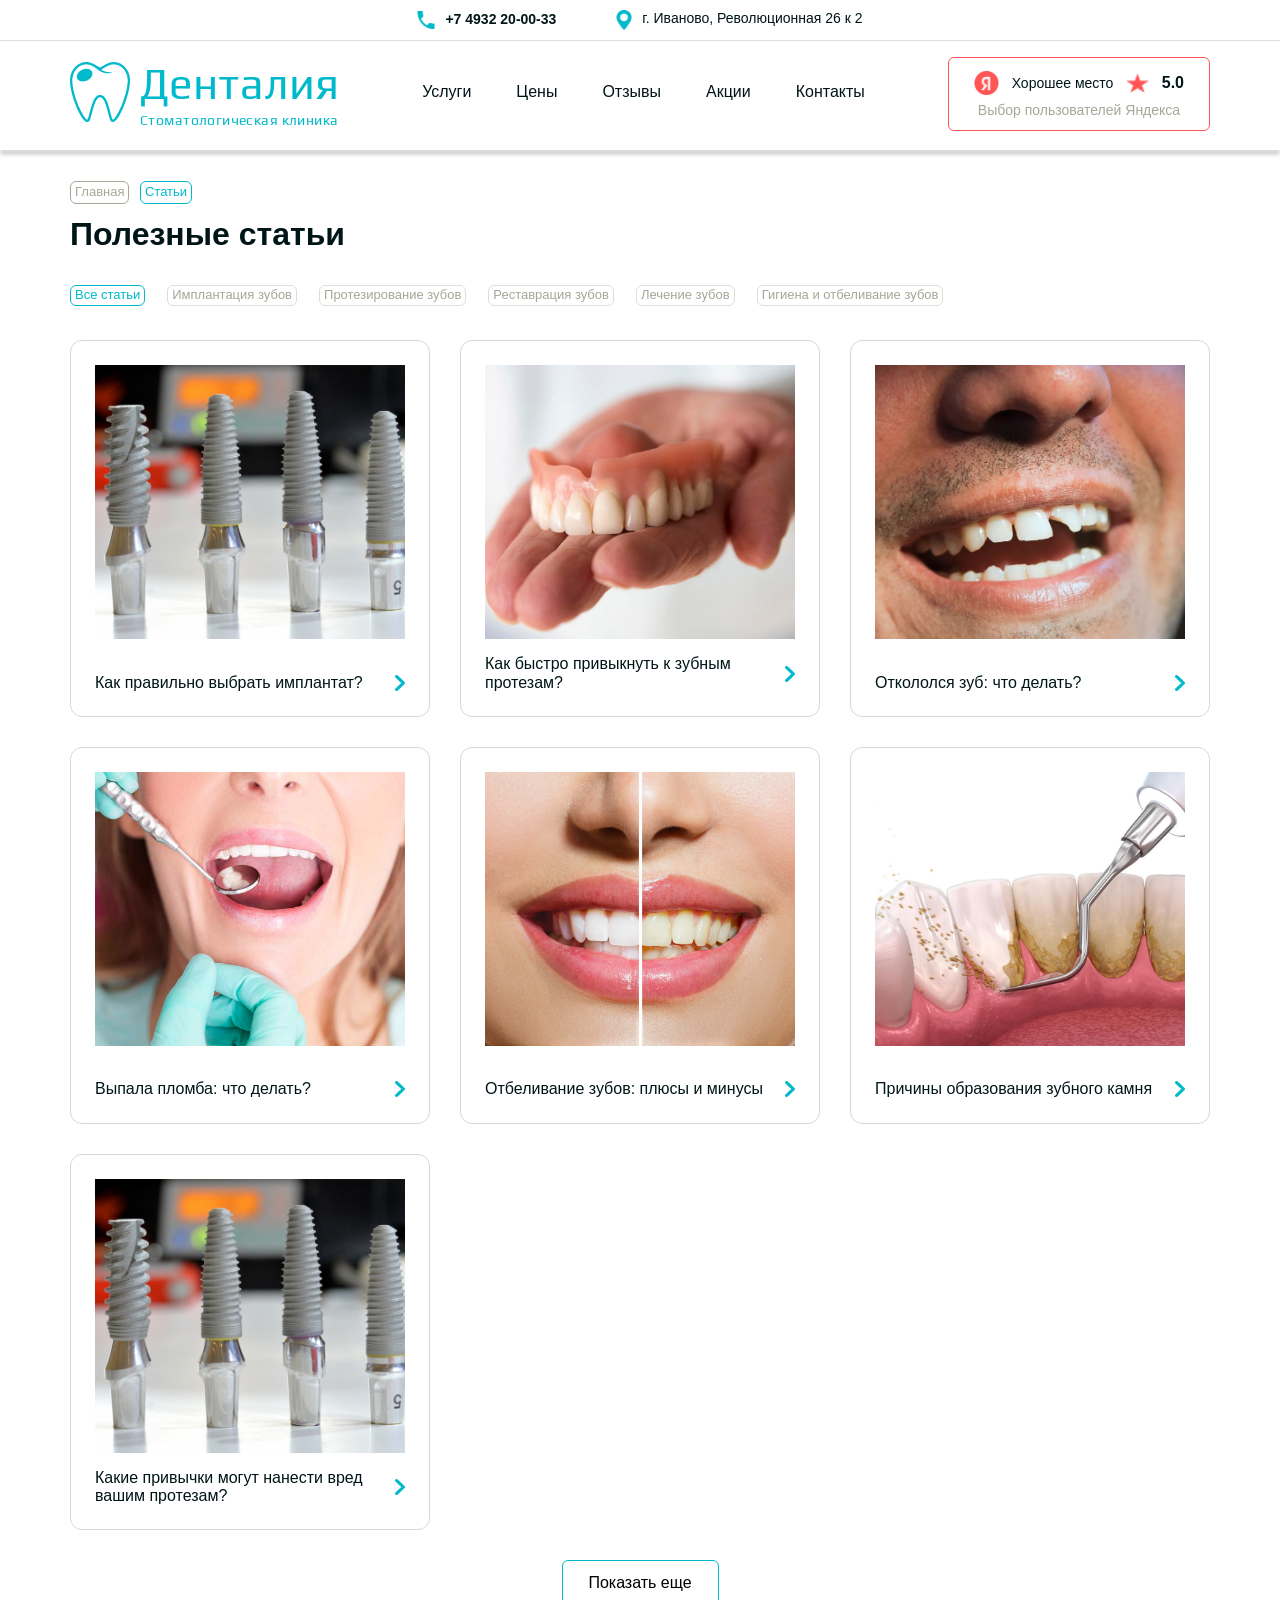
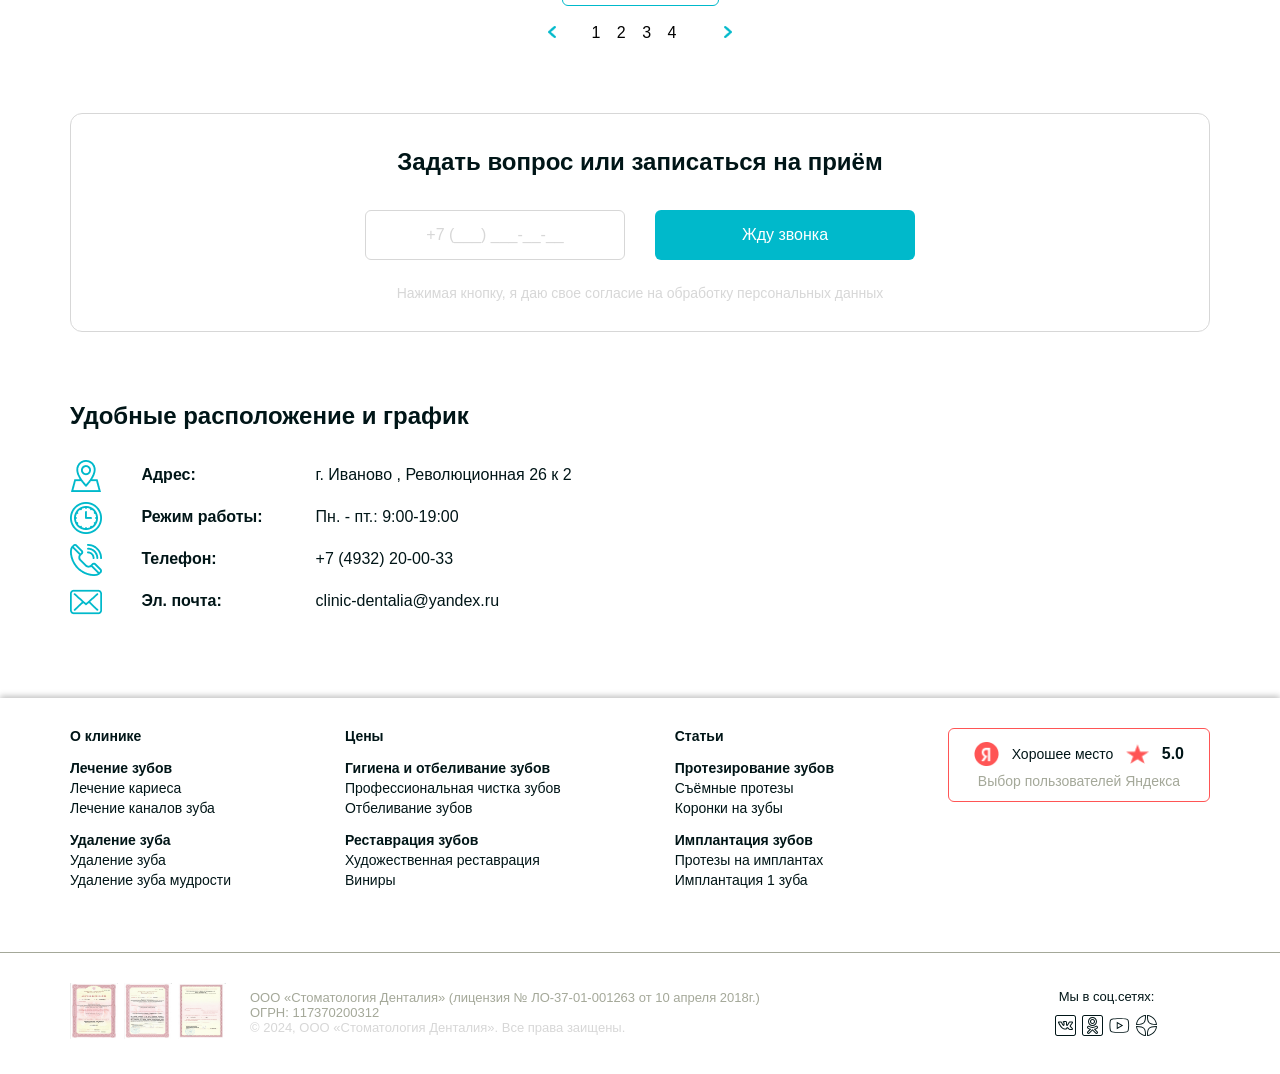
<file: blog.html>
<!DOCTYPE html>
<html lang="en">
  <head>
    <meta charset="UTF-8" />
    <meta name="viewport" content="width=device-width, initial-scale=1.0" />
    <title>Стоматология в Иванове</title>
    <link rel="stylesheet" type="text/css" href="font-awesome-4.7.0/css/font-awesome.min.css">
    <link rel="stylesheet" href="css/normalise.css" />
    <link
      rel="stylesheet" type="text/css"
      href="https://cdn.jsdelivr.net/npm/swiper@9/swiper-bundle.min.css"
    />

    <link rel="stylesheet" href="css/global.css" />
    <link rel="stylesheet" href="css/main.css" />
    <link rel="stylesheet" href="css/vrachi-main.css" />
    <link rel="stylesheet" href="css/blog-main.css" />    
    <link rel="stylesheet" href="css/media.css" />    
    <link rel="stylesheet" href="css/media-blog.css" />
    
    <script src="js/inputmask.min.js"></script>
    <script src="js/just-validate.min.js"></script>
    <script src="https://cdn.jsdelivr.net/npm/swiper@9/swiper-bundle.min.js"></script>
  </head>
<body>

  <header class="header 
    ">
     
        <nav class="nav__header">
          <div class="nav__header-contacts">
            <div class="nav__header-contacts--tel">
              <img src="img/tel_icon.png" alt="" class="nav__header-top-icon-tel">
              <p class="nav__header-contacts--text-tel">+7 4932 20-00-33</p>
            </div>
            <div class="nav__header-contacts--adress">
              <img src="img/adress_icon.png" alt="" class="nav__header-top-icon-addr">
              <p class="nav__header-contacts--text-addr">г. Иваново, Революционная 26 к 2</p>
            </div>            
          </div>
          <div class="linie__gray"></div>
          

          <div class="nav__header-menu">
            <div class="nav__header-logo">
              <a href="index.html" class="header-logo">
              <img src="img/logo.png" alt="" class="nav__header-logo__img">
              </a>
              <div class="nav__header-logo--text">
                <a href="index.html" class="logo__text-title">Денталия</a>
                <a href="" class="logo__text-subtitle">Стоматологическая клиника</a>                
              </div>
            
            </div>
            
            <ul class="nav__header-menu--list">
              <li class="nav__header-menu--item" id="services"><a href="#" class="nav__header-menu--link blank--link">Услуги</a></li>
              <li class="nav__header-menu--item"><a href="ceny.html" class="nav__header-menu--link">Цены</a></li>
              <li class="nav__header-menu--item"><a href="otzyvy.html" class="nav__header-menu--link">Отзывы</a></li>
              <li class="nav__header-menu--item"><a href="akcii.html" class="nav__header-menu--link">Акции</a></li>
              <li class="nav__header-menu--item"><a href="kontakty.html" class="nav__header-menu--link">Контакты</a></li>
            </ul>
            <div class="nav__header-menu--grade">
              <div class="grade__header">
                <img src="img/yandex-icon.png" alt="" class="grade__header-serv">
                <p class="grade__header--text">Хорошее место</p>
                <img src="img/nav__star.png" alt="" class="grade__header-star">
                <span class="grade__header--cifra">5.0</span>
              </div>
              <p class="grade__bottom">Выбор пользователей Яндекса</p>
            </div>
            <div class="nav__header-menu--burger burger">
              <p class="grade__header--text nav__header-menu--burger--text">Меню</p>
              <button class="burger__button btn-reset"><svg width="30" height="20" viewBox="0 0 31 21" fill="none" xmlns="http://www.w3.org/2000/svg">
                <line x1="0.5" y1="3.5" x2="30.5" y2="3.5" stroke="#00B9CB" stroke-width="2"/>
                <line x1="0.5" y1="11.5" x2="30.5" y2="11.5" stroke="#00B9CB" stroke-width="2"/>
                <line x1="0.5" y1="19.5" x2="24.5" y2="19.5" stroke="#00B9CB" stroke-width="2"/>
                </svg>
              </button>
            </div>
            <div class="burger-menu">
              <div class="container">
                <div class="burger-menu__inner ramka">
                  <button class="burger-menu__button btn-reset"></button>
                  <svg class="burger-menu__detail" width="40" height="23" viewBox="0 0 40 23" fill="none" xmlns="http://www.w3.org/2000/svg">
                    <g filter="url(#filter0_d_6098_813)">
                      <path d="M20 8L36 22.1887H4L20 8Z" fill="white" />
                    </g>
                    <defs>
                      <filter id="filter0_d_6098_813" x="0" y="0" width="40" height="22.1887" filterUnits="userSpaceOnUse" color-interpolation-filters="sRGB">
                        <feFlood flood-opacity="0" result="BackgroundImageFix" />
                        <feColorMatrix in="SourceAlpha" type="matrix" values="0 0 0 0 0 0 0 0 0 0 0 0 0 0 0 0 0 0 127 0" result="hardAlpha" />
                        <feOffset dy="-4" />
                        <feGaussianBlur stdDeviation="2" />
                        <feColorMatrix type="matrix" values="0 0 0 0 0.866667 0 0 0 0 0.870588 0 0 0 0 0.85098 0 0 0 1 0" />
                        <feBlend mode="normal" in2="BackgroundImageFix" result="effect1_dropShadow_6098_813" />
                        <feBlend mode="normal" in="SourceGraphic" in2="effect1_dropShadow_6098_813" result="shape" />
                      </filter>
                    </defs>
                  </svg>
                  <button class="burger-menu__cross btn-reset">
                    <img src="img/cross.png" alt="" class="burger-menu__img">
                  </button>
                  
                  <ul class="burger-menu__list">
                    <li class="burger-menu__item burger__title">О клинике:</li>
                    <li class="burger-menu__item"><a href="akcii.html" class="burger-menu__link">Акции</a></li>
                    <li class="burger-menu__item"><a href="ceny.html" class="burger-menu__link">Цены</a></li>
                    <li class="burger-menu__item"><a href="otzyvy.html" class="burger-menu__link">Отзывы</a></li>
                    <li class="burger-menu__item"><a href="vrachi.html" class="burger-menu__link">Врачи</a></li>
                    <li class="burger-menu__item"><a href="rassrochka.html" class="burger-menu__link">Рассрочка</a></li>
                    <li class="burger-menu__item"><a href="nalogovyj-vychet.html" class="burger-menu__link">Налоговый вычет</a></li>
                    <li class="burger-menu__item"><a href="blog.html" class="burger-menu__link">Статьи</a></li>
                    <li class="burger-menu__item"><a href="kontakty.html" class="burger-menu__link">Контакты</a></li>
                  </ul>
                  <ul class="burger-menu__list">
                    <li class="burger-menu__item burger__title">Услуги:</li>
                    <li class="burger-menu__item"><a href="lechenie-zubov.html" class="burger-menu__link">Лечение зубов</a></li>
                    <li class="burger-menu__item"><a href="gigiena-i-otbelivanie-zubov.html" class="burger-menu__link">Гигиена и отбеливание зубов</a></li>
                    <li class="burger-menu__item"><a href="udalenie-zubov.html" class="burger-menu__link">Удаление зуба</a></li>
                    <li class="burger-menu__item"><a href="restavraciya-zubov.html" class="burger-menu__link">Реставрация зубов</a></li>
                    <li class="burger-menu__item"><a href="protezirovanie-zubov.html" class="burger-menu__link">Протезирование зубов</a></li>
                    <li class="burger-menu__item"><a href="implantaciya-zubov.html" class="burger-menu__link">Имплантация зубов</a></li>              
                  </ul>
                </div>
      
              </div>
      
            </div>
          </div>
          <div class="nav__shadow"></div>          
        </nav>
        
    </header>
  <div class="thanks__popup">
    <div class="thanks__popup-inner">
      <div class="thanks__popup-main">
        <h4 class="thanks__popup-title">Заявка принята. Спасибо, что обратились к нам!</h4>
        <p class="thanks__popup-text">Позвоним вам в течение 10 минут в рабочее время (c 09:00 до 19:00 пн.-сб.)</p>
        <button class="thanks__popup-button btn-reset"></button>
        
      </div>

    </div>

  </div>
  <main class="main"> 
    <section class="submenu">
  <div class="container">
    <div class="submenu__inner ">
      <div class="hero__ramka-links">
        <a href="index.html" class="submenu-list-item service-item">Главная</a>        
        <a href="#" class="submenu-list-item service-item service-item--last">Статьи</a> 
      </div>
      <div class="hover-menu hover-menu--article">        
          <div class="hover-menu__inner">
            <svg class="hover-menu__svg" width="70" height="32" viewBox="0 0 70 32" fill="none" xmlns="http://www.w3.org/2000/svg">
              <g filter="url(#filter0_d_6130_4388)">
                <path d="M35 8L66 32H4L35 8Z" fill="white" />
              </g>
              <defs>
                <filter id="filter0_d_6130_4388" x="0" y="0" width="70" height="32" filterUnits="userSpaceOnUse" color-interpolation-filters="sRGB">
                  <feFlood flood-opacity="0" result="BackgroundImageFix" />
                  <feColorMatrix in="SourceAlpha" type="matrix" values="0 0 0 0 0 0 0 0 0 0 0 0 0 0 0 0 0 0 127 0" result="hardAlpha" />
                  <feOffset dy="-4" />
                  <feGaussianBlur stdDeviation="2" />
                  <feComposite in2="hardAlpha" operator="out" />
                  <feColorMatrix type="matrix" values="0 0 0 0 0.866667 0 0 0 0 0.870588 0 0 0 0 0.85098 0 0 0 1 0" />
                  <feBlend mode="normal" in2="BackgroundImageFix" result="effect1_dropShadow_6130_4388" />
                  <feBlend mode="normal" in="SourceGraphic" in2="effect1_dropShadow_6130_4388" result="shape" />
                </filter>
              </defs>
            </svg>
            <button class="hover-menu__cross btn-reset">
              <!-- <img src="img/cross.png" alt="" class="hover-menu__img"> -->
            </button>
            
            <div class="hover-menu__cards">
              <div class="hover-menu__card">
                <ul class="hover-menu__list">
                  <li class="hover-menu__item hover-item__title"><a href="lechenie-zubov.html" class="hover-menu__link">Лечение зубов</a></li>
                  <li class="hover-menu__item "><a href="lechenie-kariesa.html" class="hover-menu__link">Лечение кариеса</a></li>
                  <li class="hover-menu__item "><a href="lechenie-kanalov-zuba.html" class="hover-menu__link">Лечение каналов зуба</a></li>
                </ul>
              </div>
              <div class="hover-menu__card">
                <ul class="hover-menu__list">
                  <li class="hover-menu__item hover-item__title"><a href="udalenie-zubov.html" class="hover-menu__link">Удаление зуба</a></li>
                  <li class="hover-menu__item"><a href="udalenie-zuba.html" class="hover-menu__link">Удаление зуба</a></li>
                  <li class="hover-menu__item"><a href="udalenie-zuba-mudrosti.html" class="hover-menu__link">Удаление зуба мудрости</a></li>
                </ul>
              </div>
              <div class="hover-menu__card">
                <ul class="hover-menu__list">
                  <li class="hover-menu__item hover-item__title"><a href="protezirovanie-zubov.html" class="hover-menu__link">Протезирование зубов</a></li>
                  <li class="hover-menu__item"><a href="syemnye-protezy.html" class="hover-menu__link">Съемные протезы</a></li>
                  <li class="hover-menu__item"><a href="koronki-na-zuby.html" class="hover-menu__link">Коронки на зубы</a></li>
                </ul>
              </div>
              <div class="hover-menu__card">
                <ul class="hover-menu__list">
                  <li class="hover-menu__item hover-item__title"><a href="gigiena-i-otbelivanie-zubov.html" class="hover-menu__link">Гигиена и отбеливание зубов</a></li>
                  <li class="hover-menu__item"><a href="professional'naya-chistka-zubov.html" class="hover-menu__link">Профессиональная чистка зубов</a></li>
                  <li class="hover-menu__item"><a href="otbelivanie-zubov.html" class="hover-menu__link">Отбеливание зубов</a></li>
                </ul>
              </div>
              <div class="hover-menu__card">
                <ul class="hover-menu__list">
                  <li class="hover-menu__item hover-item__title"><a href="restavraciya-zubov.html" class="hover-menu__link">Реставрация зубов</a></li>
                  <li class="hover-menu__item"><a href="hudozhestvennaya-restavraciya-zubov.html" class="hover-menu__link">Художественная реставрация зубов</a></li>
                  <li class="hover-menu__item"><a href="viniry.html" class="hover-menu__link">Виниры</a></li>
                </ul>
              </div>
              <div class="hover-menu__card">
                <ul class="hover-menu__list">
                  <li class="hover-menu__item hover-item__title"><a href="implantaciya-zubov.html" class="hover-menu__link">Имплантация зубов</a></li>
                  <li class="hover-menu__item"><a href="protezy-na-implantah.html" class="hover-menu__link">Протезы на имплантах</a></li>
                  <li class="hover-menu__item"><a href="implant-1-zuba.html" class="hover-menu__link">Имплант 1 зуба</a></li>
                </ul>
              </div>
  
            </div>
          </div>
        
      </div>
    </div>
  </div>
    </section>
    <section class="article">
  <div class="container">
    <div class="article__inner">
      <h1 class="article__title">Полезные статьи</h1>
      <div class="submenu__inner article__submenu">
        <ul class="article__ramka-links">
          <li class="service-item service-item--last" data-id="all">Все статьи</li>        
          <li class="service-item" data-id="implantacia">Имплантация зубов</li>        
          <li class="service-item" data-id="protezirovanie">Протезирование зубов</li>        
          <li class="service-item" data-id="restavracia">Реставрация зубов</li>        
          <li class="service-item" data-id="lechenie">Лечение зубов</li> 
          <li class="service-item" data-id="gigiena">Гигиена и отбеливание зубов</li> 
        </>
      </div>
      <div class="article__cards">
        <div class="article__card implantacia show-block" data-order="1">
          <div class="article__card-img-wrap">
            <img src="img/articles/kak_pravilno_vibrat.jpg" alt="" class="article__card-img">

          </div>
          
          <div class="article__card-subtitle">
            <a href="#" class="article__card-link">Как правильно выбрать имплантат?</a>
            
            <img src="img/arr__right.png" alt="" class="article__card-icon">
          </div>          
        </div>
        <div class="article__card protezirovanie show-block" data-order="2">
          <div class="article__card-img-wrap">
            <img src="img/articles/kak_bystro_privyknut.jpg" alt="" class="article__card-img">              
          </div>
          
          <div class="article__card-subtitle">
            <a href="#" class="article__card-link">Как быстро привыкнуть к зубным протезам?</a>
            <img src="img/arr__right.png" alt="" class="article__card-icon">
          </div>          
        </div>
        <div class="article__card restavracia show-block" data-order="3">
          <div class="article__card-img-wrap">
            <img src="img/articles/otkololsya_zub.jpg" alt="" class="article__card-img">
          </div>
          
          <div class="article__card-subtitle">
            <a href="#" class="article__card-link">Откололся зуб: что делать?</a>
            <img src="img/arr__right.png" alt="" class="article__card-icon">
          </div>          
        </div>      
        <div class="article__card lechenie show-block article__card--more" data-order="4">
          <div class="article__card-img-wrap">
            <img src="img/articles/vipala_plomba.jpg" alt="" class="article__card-img">
          </div>
          
          <div class="article__card-subtitle">
            <a href="#" class="article__card-link">Выпала пломба: что делать?</a>
            <img src="img/arr__right.png" alt="" class="article__card-icon">
          </div>          
        </div>
        <div class="article__card article__card--more gigiena show-block" data-order="5">
          <div class="article__card-img-wrap">
            <img src="img/articles/otbelivanie.jpeg" alt="" class="article__card-img">
          </div>
          
          <div class="article__card-subtitle">
            <a href="#" class="article__card-link">Отбеливание зубов: плюсы и минусы</a>
            <img src="img/arr__right.png" alt="" class="article__card-icon">
          </div>          
        </div>
        <div class="article__card article__card--more gigiena show-block" data-order="6">
          <div class="article__card-img-wrap">
            <img src="img/articles/prichiny_obrazovania_zubnogo.jpg" alt="" class="article__card-img">
          </div>
          
          <div class="article__card-subtitle">
            <a href="#" class="article__card-link">Причины образования зубного камня</a>
            <img src="img/arr__right.png" alt="" class="article__card-icon">
          </div>          
        </div>      
        <div class="article__card article__card--more card--more protezirovanie show-block" data-order="7">
          <div class="article__card-img-wrap">
            <img src="img/articles/kak_pravilno_vibrat.jpg" alt="" class="article__card-img">
          </div>
          
          <div class="article__card-subtitle">
            <a href="articles.html" class="article__card-link">Какие привычки могут нанести вред вашим протезам?</a>
            <img src="img/arr__right.png" alt="" class="article__card-icon">
          </div>          
        </div>           
    </div>
    <div class="article__navigation">
      <button class="article__button btn-reset">Показать еще</button>
      <div class="article__pages-wrap">
        <button class="article__left btn-reset"><img src="img/arr-left.png" alt="" class="article-pages__img"></button>
        <button class="article__btn btn-reset">1</button>
        <button class="article__btn btn-reset">2</button>
        <button class="article__btn btn-reset">3</button>
        <button class="article__btn btn-reset">4</button>
        <button class="article__right btn-reset"><img src="img/arr__right.png" alt="" class="article-pages__img"></button>
      </div>
      </div> 
  </div>
    </section>
    
    <section class="question">
      <div class="container">
        <div class="question__inner ramka ">
          <h2 class="ratings__inner-title title question__inner-title">Задать вопрос или записаться на приём</h2>
          <form class="form question__form" id="form2" autocomplete="off">
            <div class="input__wrap">
              <input class="question__input" type="tel" name="tel2" id="tel2" placeholder="+7 (___) ___-__-__" autocomplete="off">
            </div>
           
            <button class="question__button button btn-reset btn2">Жду звонка</button>
          </form> 
          <p class="question__inner-text">Нажимая кнопку, я даю свое согласие на обработку персональных данных</p> 

        </div>
      </div>
    </section>
    <section class="address">
      <div class="container">
        <div class="address__inner">
          <div class="address__inner-left">
            <h2 class="address__top--title title">Удобные расположение и график</h2>
            <div class="address__inner-contacts">
              <div class="address__contact">                  
                <img class="address__contact-img" src="img/mapmarker-icon.png" alt="" class="address__inner-img">
                <h4 class="address__inner-contact">Адрес:</h4>
                <p class="address__inner-text">г. Иваново , Революционная 26 к 2</p>
              </div>
              <div class="address__contact">                  
                <img class="address__contact-img" src="img/time-icon.png" alt="" class="address__inner-img">
                <h4 class="address__inner-contact ">Режим работы:	</h4>
                <p class="address__inner-text">Пн. - пт.: 9:00-19:00</p>
              </div>
              <div class="address__contact">                  
                <img class="address__contact-img" src="img/telephone-icon.png" alt="" class="address__inner-img">
                <h4 class="address__inner-contact">Телефон:</h4>
                <p class="address__inner-text">+7 (4932) 20-00-33</p>
              </div>
              <div class="address__contact">                  
                <img class="address__contact-img" src="img/email-icon.png" alt="" class="address__inner-img">
                <h4 class="address__inner-contact ">Эл. почта:</h4>
                <p class="address__inner-text">clinic-dentalia@yandex.ru</p>
              </div>                  
            </div>
          </div>
          <div class="address__inner-right">
            <div class="adress__map">
              <script type="text/javascript" charset="utf-8" async src="https://api-maps.yandex.ru/services/constructor/1.0/js/?um=constructor%3A2ff6bb23a4d5924550d6d46565c9dff6567d09d2554a94e7eb0afa87e7695185&amp;width=auto&amp;height=401&amp;lang=ru_RU&amp;scroll=true"></script>
            </div>
          </div>
        </div>
      </div>
    </section>
  </main>
  <footer class="footer">
    <div class="container footer__container">
      <div class="footer__inner-top">
        <ul class="footer__menu">
          <li class="footer__item item-title about__clinica"><a href="#" class="footer__link blank--link">О клинике</a></li>
          <li class="footer__item item-subtitle"><a href="lechenie-zubov.html" class="footer__link">Лечение зубов</a></li>
          <li class="footer__item"><a href="lechenie-kariesa.html" class="footer__link">Лечение кариеса</a></li>
          <li class="footer__item"><a href="lechenie-kanalov-zuba.html" class="footer__link">Лечение каналов зуба</a></li>
          <li class="footer__item item-subtitle"><a href="udalenie-zubov.html" class="footer__link">Удаление зуба</a></li>
          <li class="footer__item"><a href="udalenie-zuba.html" class="footer__link">Удаление зуба</a></li>
          <li class="footer__item"><a href="udalenie-zuba-mudrosti.html" class="footer__link">Удаление зуба мудрости</a></li>
        </ul>
        <ul class="footer__menu">
          <li class="footer__item item-title"><a href="ceny.html" class="footer__link">Цены</a></li>
          <li class="footer__item item-subtitle"><a href="gigiena-i-otbelivanie-zubov.html" class="footer__link">Гигиена и отбеливание зубов</a></li>
          <li class="footer__item"><a href="professional'naya-chistka-zubov.html" class="footer__link">Профессиональная чистка зубов</a></li>
          <li class="footer__item"><a href="otbelivanie-zubov.html" class="footer__link">Отбеливание зубов</a></li>
          <li class="footer__item item-subtitle"><a href="restavraciya-zubov.html" class="footer__link">Реставрация зубов</a></li>
          <li class="footer__item"><a href="hudozhestvennaya-restavraciya-zubov.html" class="footer__link">Художественная реставрация</a></li>
          <li class="footer__item"><a href="viniry.html" class="footer__link">Виниры</a></li>
        </ul>
        
          <ul class="footer__menu">
            <li class="footer__item item-title"><a href="blog.html" class="footer__link">Статьи</a></li>
            <li class="footer__item item-subtitle"><a href="protezirovanie-zubov.html" class="footer__link">Протезирование зубов</a></li>
            <li class="footer__item"><a href="syemnye-protezy.html" class="footer__link">Съёмные протезы</a></li>
            <li class="footer__item"><a href="koronki-na-zuby.html" class="footer__link">Коронки на зубы</a></li>
            <li class="footer__item item-subtitle"><a href="implantaciya-zubov.html" class="footer__link">Имплантация зубов</a></li>
            <li class="footer__item"><a href="protezy-na-implantah.html" class="footer__link">Протезы на имплантах</a></li>
            <li class="footer__item"><a href="implant-1-zuba.html" class="footer__link">Имплантация 1 зуба</a></li>
          </ul> 
          <div class="nav__header-menu--grade footer-menu--grade">
            <div class="grade__header">
              <img src="img/yandex-icon.png" alt="" class="grade__header-serv">
              <p class="grade__header--text">Хорошее место</p>
              <img src="img/nav__star.png" alt="" class="grade__header-star">
              <span class="grade__header--cifra">5.0</span>
            </div>
            <p class="grade__bottom">Выбор пользователей Яндекса</p>
          </div>
          <button class="nav__header-menu--burger btn-reset footer__burger footer-burger__button">
            <p class="grade__header--text nav__header-menu--burger--text footer__burger--text">Меню</p>
            <svg width="30" height="20" viewBox="0 0 31 21" fill="none" xmlns="http://www.w3.org/2000/svg">
              <line x1="0.5" y1="3.5" x2="30.5" y2="3.5" stroke="#00B9CB" stroke-width="2"/>
              <line x1="0.5" y1="11.5" x2="30.5" y2="11.5" stroke="#00B9CB" stroke-width="2"/>
              <line x1="0.5" y1="19.5" x2="24.5" y2="19.5" stroke="#00B9CB" stroke-width="2"/>
              </svg>
            
          </button>
          <div class="footer__inner-bottom--right footer__menu1279">
            <div class="footer__title">Мы в соц.сетях:</div>
            <div class="footer__socials">
              <a href="https://vk.com/clinic_dentalia
              " target="_blank"><svg class="footer__socials-item" width="21" height="21" viewBox="0 0 21 21" fill="none" xmlns="http://www.w3.org/2000/svg">
                <path d="M2.5 0C1.12524 0 0 1.12524 0 2.5V18.5C0 19.8748 1.12524 21 2.5 21H18.5C19.8748 21 21 19.8748 21 18.5V2.5C21 1.12524 19.8748 0 18.5 0H2.5ZM2.5 1H18.5C19.3342 1 20 1.66576 20 2.5V18.5C20 19.3342 19.3342 20 18.5 20H2.5C1.66576 20 1 19.3342 1 18.5V2.5C1 1.66576 1.66576 1 2.5 1ZM9.69824 5.99609C9.1695 5.99488 8.69803 6.02443 8.27637 6.23145L8.27539 6.23242C8.06982 6.3337 7.92494 6.46235 7.80957 6.61523C7.75189 6.69168 7.69279 6.7603 7.66113 6.93457C7.6453 7.0217 7.63641 7.16291 7.72754 7.31543C7.81867 7.46795 8.0019 7.55468 8.11914 7.57031C8.20058 7.58115 8.38441 7.6594 8.40137 7.68262L8.40234 7.68457C8.40234 7.68457 8.47363 7.87057 8.49414 8.03613C8.51465 8.20169 8.51367 8.33594 8.51367 8.33594C8.51346 8.34929 8.51379 8.36265 8.51465 8.37598C8.51465 8.37598 8.54361 8.80976 8.52441 9.25781C8.51676 9.43639 8.49367 9.59526 8.46973 9.7373C8.29167 9.54072 8.02931 9.18473 7.65039 8.52832C7.23005 7.79972 6.89551 7.14648 6.89551 7.14648C6.87794 7.08957 6.8158 6.91251 6.57324 6.73438C6.30808 6.53894 6.05176 6.50977 6.05176 6.50977C6.0196 6.50332 5.9869 6.50005 5.9541 6.5L3.9834 6.50098C3.9834 6.50098 3.86524 6.49414 3.72363 6.51367C3.58203 6.5332 3.36879 6.5491 3.16309 6.79297L3.16211 6.79395C2.97827 7.01361 2.98939 7.25641 3.01172 7.39355C3.03405 7.5307 3.08398 7.63477 3.08398 7.63477C3.08495 7.63672 3.08592 7.63868 3.08691 7.64062C3.08691 7.64062 4.69886 11.0297 6.52051 13.0254C7.84335 14.4744 9.20112 14.499 10.3213 14.499H11.1572C11.3706 14.499 11.5637 14.4907 11.7773 14.3662C11.991 14.2417 12.1348 13.9387 12.1348 13.7285C12.1348 13.5083 12.1677 13.3351 12.208 13.2461C12.2364 13.1835 12.2589 13.161 12.2939 13.1426C12.3014 13.1473 12.2966 13.1445 12.3174 13.1592C12.4006 13.2177 12.5381 13.3511 12.6875 13.5176C12.9864 13.8504 13.3256 14.307 13.7812 14.6201C14.1077 14.8446 14.416 14.9443 14.6504 14.9805C14.7973 15.0031 14.9113 14.9988 14.9922 14.9922L16.8594 15C16.8705 15 16.8815 14.9997 16.8926 14.999C16.8926 14.999 17.2143 15.0028 17.5488 14.8027C17.7161 14.7027 17.9134 14.5131 17.9775 14.2363C18.0417 13.9596 17.9611 13.6729 17.8037 13.4111V13.4102C17.831 13.4555 17.779 13.3624 17.7256 13.2754C17.6722 13.1884 17.5947 13.0712 17.4834 12.9258C17.2608 12.6349 16.9043 12.228 16.3281 11.6914H16.3271C16.0345 11.4191 15.8369 11.2263 15.7559 11.1191C15.6749 11.012 15.7014 11.0683 15.707 11.041C15.7182 10.9865 16.0695 10.4798 16.7842 9.52539C17.2186 8.94444 17.5235 8.50829 17.7246 8.14551C17.9257 7.78273 18.0707 7.46855 17.9697 7.08398L17.9688 7.08203C17.9239 6.91322 17.8015 6.75762 17.6758 6.67285C17.5501 6.58808 17.4309 6.55493 17.3242 6.53418C17.1109 6.49269 16.9248 6.5 16.752 6.5C16.3896 6.5 14.7817 6.5127 14.6494 6.5127C14.493 6.5127 14.2345 6.58382 14.1201 6.65234C13.8326 6.82539 13.75 7.05273 13.75 7.05273C13.7448 7.06234 13.7399 7.07211 13.7354 7.08203C13.7354 7.08203 13.4037 7.81749 12.9766 8.54395C12.5439 9.28081 12.2242 9.63225 12.0312 9.79492C12.0259 9.76599 12.0269 9.78948 12.0234 9.74902C12.0061 9.54325 12.0254 9.25891 12.0254 8.98145C12.0254 8.23419 12.0887 7.7112 12.0547 7.24902C12.0377 7.01794 11.9949 6.77964 11.8428 6.56055C11.6907 6.34145 11.4376 6.19911 11.1875 6.13867C11.0374 6.10247 10.8664 6.00832 10.2471 6.00195H10.2461C10.0567 6.00006 9.87449 5.9965 9.69824 5.99609ZM10.2363 7.00195C10.7843 7.00758 10.6478 7.03775 10.9521 7.11133C11.0465 7.13413 11.0237 7.134 11.0215 7.13086C11.0193 7.12771 11.047 7.17926 11.0576 7.32324C11.0788 7.61119 11.0254 8.1837 11.0254 8.98145C11.0254 9.19898 10.9991 9.50941 11.0264 9.83301C11.0536 10.1566 11.1338 10.5719 11.5205 10.8223C11.7038 10.9411 11.9166 10.9486 12.0986 10.9033C12.2806 10.8581 12.4458 10.7638 12.6191 10.625C12.9659 10.3473 13.3527 9.87873 13.8389 9.05078C14.2933 8.27793 14.6238 7.54199 14.6348 7.51758C14.6369 7.51586 14.6391 7.51467 14.6416 7.5127C14.6478 7.51276 14.6414 7.5127 14.6494 7.5127C14.8361 7.5127 16.4143 7.5 16.752 7.5C16.8308 7.5 16.8595 7.50475 16.9219 7.50684C16.9049 7.56347 16.9238 7.52735 16.8496 7.66113C16.6941 7.94173 16.4075 8.35873 15.9834 8.92578C15.2866 9.85635 14.8547 10.221 14.7275 10.8389C14.664 11.1478 14.7831 11.4903 14.958 11.7217C15.1329 11.9531 15.3536 12.1514 15.6465 12.4238C16.1888 12.9288 16.5069 13.2956 16.6895 13.5342C16.7807 13.6535 16.8383 13.7396 16.874 13.7979C16.9098 13.8561 16.9009 13.85 16.9473 13.9268C16.9778 13.9779 16.9665 13.9467 16.9717 13.9619C16.9117 13.9788 16.8391 13.9992 16.835 14L14.9961 13.9922C14.963 13.9922 14.9299 13.9954 14.8975 14.002C14.8975 14.002 14.9021 14.0074 14.8037 13.9922C14.7053 13.977 14.5489 13.9344 14.3477 13.7959C14.1048 13.629 13.7648 13.2206 13.4316 12.8496C13.2651 12.6641 13.099 12.486 12.8926 12.3408C12.6862 12.1957 12.3774 12.0592 12.0439 12.1641C11.6978 12.2727 11.4284 12.5429 11.2969 12.833C11.199 13.049 11.191 13.2746 11.1758 13.499C11.1592 13.5003 11.1783 13.499 11.1572 13.499H10.3213C9.18546 13.499 8.37895 13.5776 7.25879 12.3506C5.75204 10.6999 4.37156 7.95351 4.14648 7.50098L5.88086 7.5C5.91134 7.5117 5.97659 7.5362 5.98047 7.53906L5.98242 7.54102C5.91902 7.49468 5.98535 7.55957 5.98535 7.55957C5.99147 7.57454 5.99832 7.58921 6.00586 7.60352C6.00586 7.60352 6.34952 8.27492 6.78418 9.02832C7.21054 9.76691 7.52123 10.2283 7.82129 10.5332C7.97132 10.6856 8.12277 10.8079 8.3252 10.877C8.52762 10.946 8.789 10.9207 8.96484 10.8242C9.32406 10.6276 9.37232 10.3376 9.43066 10.084C9.48909 9.83006 9.51235 9.55957 9.52344 9.30078C9.54496 8.79848 9.51452 8.36376 9.5127 8.33691C9.51281 8.3275 9.51509 8.14622 9.48633 7.91406C9.45688 7.67634 9.42403 7.38568 9.20898 7.09277L9.20801 7.0918C9.20651 7.08975 9.20463 7.08989 9.20312 7.08789C9.4875 7.04711 9.73083 6.9969 10.2363 7.00195ZM14.6475 7.49219L14.6406 7.50781C14.6396 7.50842 14.6399 7.50709 14.6387 7.50781C14.6408 7.50378 14.6475 7.49219 14.6475 7.49219Z" fill="#001517"/>
                </svg></a>
              <a href="https://m.ok.ru/group/70000004744271
              " target="_blank"><svg class="footer__socials-item" width="21" height="21" viewBox="0 0 21 21" fill="none" xmlns="http://www.w3.org/2000/svg">
                <path d="M2.5 0C1.12524 0 0 1.12524 0 2.5V18.5C0 19.8748 1.12524 21 2.5 21H18.5C19.8748 21 21 19.8748 21 18.5V2.5C21 1.12524 19.8748 0 18.5 0H2.5ZM2.5 1H18.5C19.3342 1 20 1.66576 20 2.5V18.5C20 19.3342 19.3342 20 18.5 20H2.5C1.66576 20 1 19.3342 1 18.5V2.5C1 1.66576 1.66576 1 2.5 1ZM10.5 2C8.02038 2 6 4.02038 6 6.5C6 8.97962 8.02038 11 10.5 11C12.9796 11 15 8.97962 15 6.5C15 4.02038 12.9796 2 10.5 2ZM10.5 3C12.4394 3 14 4.56062 14 6.5C14 8.43938 12.4394 10 10.5 10C8.56062 10 7 8.43938 7 6.5C7 4.56062 8.56062 3 10.5 3ZM10.5 4C9.12521 4 8 5.12521 8 6.5C8 7.87479 9.12521 9 10.5 9C11.8748 9 13 7.87479 13 6.5C13 5.12521 11.8748 4 10.5 4ZM10.5 5C11.3343 5 12 5.66565 12 6.5C12 7.33435 11.3343 8 10.5 8C9.66565 8 9 7.33435 9 6.5C9 5.66565 9.66565 5 10.5 5ZM14.4756 10.748C14.1864 10.7518 13.8957 10.8382 13.6426 11.0137H13.6416L13.6406 11.0146C12.7164 11.6604 11.6342 12 10.5 12C9.36865 12 8.28837 11.6619 7.36426 11.0195C6.68881 10.5491 5.74544 10.7189 5.27637 11.3945C4.80659 12.0698 4.97625 13.0127 5.65137 13.4824C6.22708 13.8826 6.87915 14.1129 7.52344 14.3555L5.43945 16.4395C4.85792 17.021 4.85792 17.979 5.43945 18.5605C5.7302 18.8513 6.11705 19 6.5 19C6.88295 19 7.2698 18.8513 7.56055 18.5605L10.5 15.6211L13.4395 18.5605C13.7302 18.8513 14.117 19 14.5 19C14.883 19 15.2698 18.8513 15.5605 18.5605C16.1421 17.979 16.1421 17.021 15.5605 16.4395L13.5303 14.4082C14.1679 14.1656 14.7885 13.8731 15.3584 13.4756C16.0324 13.0049 16.2012 12.0616 15.7305 11.3867C15.4953 11.0494 15.1414 10.839 14.7627 10.7715C14.668 10.7546 14.572 10.7468 14.4756 10.748ZM14.5879 11.75C14.7132 11.7722 14.8299 11.8438 14.9102 11.959C15.0714 12.1902 15.0171 12.494 14.7861 12.6553C14.082 13.1464 13.3077 13.5036 12.4912 13.7275L11.6621 13.9551L12.2695 14.5635L14.8535 17.1465C15.053 17.3459 15.053 17.6541 14.8535 17.8535C14.7533 17.9538 14.629 18 14.5 18C14.371 18 14.2467 17.9538 14.1465 17.8535L10.5 14.207L6.85352 17.8535C6.75326 17.9538 6.62905 18 6.5 18C6.37095 18 6.24674 17.9538 6.14648 17.8535C5.94702 17.6541 5.94702 17.3459 6.14648 17.1465L9.33789 13.9551L8.50879 13.7275C7.69526 13.504 6.92432 13.1489 6.22266 12.6611C5.99078 12.4998 5.93644 12.1976 6.09766 11.9658V11.9648C6.25758 11.7345 6.56241 11.6793 6.79297 11.8398V11.8408C7.88286 12.5984 9.16835 13 10.5 13C11.8344 13 13.1224 12.5966 14.2129 11.835C14.3289 11.7545 14.4626 11.7278 14.5879 11.75Z" fill="#001517"/>
                </svg></a>
              <a href="https://www.youtube.com/@user-dp1gs4bh2r
              " target="_blank"><svg class="footer__socials-item" width="21" height="16" viewBox="0 0 23 17" fill="none" xmlns="http://www.w3.org/2000/svg">
                <path d="M11.2012 0.5C7.90039 0.5 4.80078 0.75 3.15039 1.09961C2.05078 1.34961 1.09961 2.09961 0.900391 3.25C0.701172 4.44922 0.5 6.25 0.5 8.5C0.5 10.75 0.699219 12.5 0.949219 13.75C1.15039 14.8496 2.09961 15.6504 3.19922 15.9004C4.95117 16.25 7.94922 16.5 11.25 16.5C14.5508 16.5 17.5488 16.25 19.2988 15.9004C20.4004 15.6504 21.3496 14.9004 21.5488 13.75C21.75 12.5 22 10.7012 22.0488 8.45117C22.0488 6.20117 21.7988 4.40039 21.5488 3.15039C21.3496 2.05078 20.4004 1.25 19.2988 1C17.5488 0.75 14.5 0.5 11.2012 0.5ZM11.2012 1.5C14.8008 1.5 17.6992 1.79883 19.0996 2.04883C19.8496 2.25 20.4492 2.75 20.5488 3.40039C20.8496 5 21.0488 6.70117 21.0488 8.45117C21 10.5996 20.75 12.3496 20.5488 13.5996C20.4004 14.5488 19.4004 14.8496 19.0996 14.9512C17.2988 15.3008 14.2988 15.5488 11.2988 15.5488C8.29883 15.5488 5.25 15.3496 3.5 14.9512C2.75 14.75 2.15039 14.25 2.05078 13.5996C1.65039 12.1992 1.5 10.3496 1.5 8.5C1.5 6.19922 1.70117 4.5 1.90039 3.45117C2.05078 2.5 3.09961 2.19922 3.34961 2.09961C5 1.75 8.05078 1.5 11.2012 1.5ZM8.5 4.5V12.5L15.5 8.5L8.5 4.5ZM9.5 6.20117L13.5 8.5L9.5 10.7988V6.20117Z" fill="#001517"/>
                </svg></a>
              <a href="https://dzen.ru/clinic_dentalia" target="_blank"><svg class="footer__socials-item" width="21" height="21" viewBox="0 0 23 23" fill="none" xmlns="http://www.w3.org/2000/svg">
                <path d="M12.505 0.04788C12.4392 0.048524 12.3742 0.0621263 12.3138 0.0879083C12.2533 0.11369 12.1985 0.151146 12.1525 0.198132C12.1065 0.245118 12.0702 0.300711 12.0457 0.361731C12.0213 0.42275 12.0091 0.487998 12.0098 0.553739C12.0533 4.23132 12.2682 6.82098 13.7735 8.55472C15.2788 10.2885 17.9162 10.9437 22.4464 10.9932C22.5163 10.994 22.5856 10.9802 22.6499 10.9525C22.7141 10.9249 22.7719 10.884 22.8194 10.8327C22.8669 10.7813 22.903 10.7206 22.9256 10.6544C22.9481 10.5881 22.9565 10.5179 22.9503 10.4483C22.4501 4.94004 18.063 0.551529 12.5548 0.0498331C12.5382 0.0483546 12.5216 0.0477027 12.505 0.04788ZM10.4503 0.0508097C10.4375 0.0509762 10.4248 0.0516277 10.4122 0.0527628C4.9195 0.569103 0.548439 4.95097 0.0498721 10.4483C0.0435904 10.5179 0.0519945 10.5881 0.0745411 10.6544C0.0970878 10.7206 0.133276 10.7813 0.180766 10.8327C0.228256 10.884 0.285993 10.9249 0.350245 10.9525C0.414497 10.9802 0.483835 10.994 0.553778 10.9932C5.07055 10.9412 7.70111 10.2846 9.20124 8.55081C10.7014 6.817 10.9143 4.22964 10.9581 0.556669C10.9589 0.489856 10.9462 0.423563 10.921 0.361707C10.8957 0.299851 10.8583 0.243686 10.811 0.196529C10.7636 0.149373 10.7073 0.112183 10.6454 0.0871543C10.5834 0.062126 10.5171 0.0497678 10.4503 0.0508097ZM13.0538 1.15335C17.6056 1.83381 21.1764 5.40808 21.8497 9.96194C17.8498 9.85581 15.669 9.21319 14.5284 7.89944C13.4069 6.60779 13.1259 4.383 13.0538 1.15335ZM9.91511 1.15725C9.84289 4.38217 9.5617 6.60518 8.4444 7.89651C7.30807 9.20986 5.13589 9.85236 1.15046 9.96097C1.82244 5.41802 5.37843 1.84923 9.91511 1.15725ZM0.553778 12.0069C0.483835 12.006 0.414497 12.0199 0.350245 12.0476C0.285993 12.0752 0.228256 12.116 0.180766 12.1674C0.133276 12.2187 0.0970878 12.2795 0.0745411 12.3457C0.0519945 12.4119 0.0435904 12.4821 0.0498721 12.5518C0.548952 18.0495 4.91947 22.4315 10.4122 22.9473C10.4819 22.9537 10.5522 22.9454 10.6186 22.9229C10.6849 22.9005 10.7458 22.8643 10.7972 22.8168C10.8487 22.7693 10.8896 22.7115 10.9173 22.6472C10.945 22.5828 10.9589 22.5134 10.9581 22.4434C10.9143 18.7704 10.7014 16.1831 9.20124 14.4492C7.70111 12.7154 5.07056 12.0587 0.553778 12.0069ZM22.4464 12.0069C17.9162 12.0564 15.2787 12.7116 13.7735 14.4453C12.2683 16.1791 12.0536 18.7688 12.0098 22.4463C12.009 22.5163 12.0229 22.5856 12.0505 22.6499C12.0782 22.7141 12.119 22.7718 12.1703 22.8193C12.2217 22.8668 12.2825 22.903 12.3487 22.9256C12.4149 22.9481 12.4851 22.9565 12.5548 22.9502C18.0625 22.4485 22.4496 18.061 22.9503 12.5528C22.9567 12.483 22.9484 12.4127 22.9259 12.3464C22.9034 12.28 22.8673 12.2192 22.8198 12.1677C22.7723 12.1162 22.7145 12.0753 22.6501 12.0476C22.5858 12.0199 22.5164 12.006 22.4464 12.0069ZM21.8497 13.0381C21.176 17.592 17.6052 21.1662 13.0538 21.8467C13.1261 18.617 13.407 16.3923 14.5284 15.1006C15.669 13.7869 17.8498 13.1442 21.8497 13.0381ZM1.15046 13.0391C5.13588 13.1475 7.30807 13.7901 8.4444 15.1035C9.5617 16.3949 9.84289 18.6179 9.91511 21.8428C5.37848 21.1512 1.8228 17.5826 1.15046 13.0391Z" fill="#001517"/>
                </svg>
                </a>
            </div>
          </div>
          
      </div>
      <div class="footer__popup">
        <div class="footer__popup-inner">
          <ul class="footer__popup-list">
            <li class="footer__popup-item"><a href="akcii.html" class="footer__popup-link">Акции</a></li>
            <li class="footer__popup-item"><a href="otzyvy.html" class="footer__popup-link">Отзывы</a></li>
            <li class="footer__popup-item"><a href="vrachi.html" class="footer__popup-link">Врачи</a></li>
            <li class="footer__popup-item"><a href="rassrochka.html" class="footer__popup-link">Рассрочка</a></li>
            <li class="footer__popup-item"><a href="nalogovyj-vychet.html" class="footer__popup-link">Налоговый вычет</a></li>
            <li class="footer__popup-item"><a href="kontakty.html" class="footer__popup-link">Контакты</a></li>
          </ul>
        </div>
        <button class="footer__popup-button btn-reset">                
        </button>
        <svg width="40" height="20" viewBox="0 0 40 20" fill="none" xmlns="http://www.w3.org/2000/svg">
          <g filter="url(#filter0_d_6274_3797)">
            <path d="M20 12L36 0H4L20 12Z" fill="white" />
          </g>
          <defs>
            <filter id="filter0_d_6274_3797" x="0" y="0" width="40" height="20" filterUnits="userSpaceOnUse" color-interpolation-filters="sRGB">
              <feFlood flood-opacity="0" result="BackgroundImageFix" />
              <feColorMatrix in="SourceAlpha" type="matrix" values="0 0 0 0 0 0 0 0 0 0 0 0 0 0 0 0 0 0 127 0" result="hardAlpha" />
              <feOffset dy="4" />
              <feGaussianBlur stdDeviation="2" />
              <feColorMatrix type="matrix" values="0 0 0 0 0 0 0 0 0 0 0 0 0 0 0 0 0 0 0.25 0" />
              <feBlend mode="normal" in2="BackgroundImageFix" result="effect1_dropShadow_6274_3797" />
              <feBlend mode="normal" in="SourceGraphic" in2="effect1_dropShadow_6274_3797" result="shape" />
            </filter>
          </defs>
        </svg>

      </div>
      <div class="footer__burger-menu">
        <div class="container">
          <div class="burger-menu__inner ramka">
            <button class="burger-menu__button btn-reset"></button>
            <svg class="footer-menu__detail" width="40" height="23" viewBox="0 0 40 23" fill="none" xmlns="http://www.w3.org/2000/svg">
              <g filter="url(#filter0_d_6314_202)">
                <path d="M20 14.1887L36 4.19617e-05H4L20 14.1887Z" fill="white" />
              </g>
              <defs>
                <filter id="filter0_d_6314_202" x="0" y="0" width="40" height="22.1887" filterUnits="userSpaceOnUse" color-interpolation-filters="sRGB">
                  <feFlood flood-opacity="0" result="BackgroundImageFix" />
                  <feColorMatrix in="SourceAlpha" type="matrix" values="0 0 0 0 0 0 0 0 0 0 0 0 0 0 0 0 0 0 127 0" result="hardAlpha" />
                  <feOffset dy="4" />
                  <feGaussianBlur stdDeviation="2" />
                  <feColorMatrix type="matrix" values="0 0 0 0 0.866667 0 0 0 0 0.870588 0 0 0 0 0.85098 0 0 0 1 0" />
                  <feBlend mode="normal" in2="BackgroundImageFix" result="effect1_dropShadow_6314_202" />
                  <feBlend mode="normal" in="SourceGraphic" in2="effect1_dropShadow_6314_202" result="shape" />
                </filter>
              </defs>
            </svg>
            <button class="footer-menu__cross btn-reset">                
            </button>
            
            <ul class="burger-menu__list">
              <li class="burger-menu__item burger__title">О клинике:</li>
              <li class="burger-menu__item"><a href="akcii.html" class="burger-menu__link">Акции</a></li>
              <li class="burger-menu__item"><a href="ceny.html" class="burger-menu__link">Цены</a></li>
              <li class="burger-menu__item"><a href="otzyvy.html" class="burger-menu__link">Отзывы</a></li>
              <li class="burger-menu__item"><a href="vrachi.html" class="burger-menu__link">Врачи</a></li>
              <li class="burger-menu__item"><a href="rassrochka.html" class="burger-menu__link">Рассрочка</a></li>
              <li class="burger-menu__item"><a href="nalogovyj-vychet.html" class="burger-menu__link">Налоговый вычет</a></li>
              <li class="burger-menu__item"><a href="blog.html" class="burger-menu__link">Статьи</a></li>
              <li class="burger-menu__item"><a href="kontakty.html" class="burger-menu__link">Контакты</a></li>
            </ul>
            <ul class="burger-menu__list">
              <li class="burger-menu__item burger__title">Услуги:</li>
              <li class="burger-menu__item"><a href="lechenie-zubov.html" class="burger-menu__link">Лечение зубов</a></li>
              <li class="burger-menu__item"><a href="gigiena-i-otbelivanie-zubov.html" class="burger-menu__link">Гигиена и отбеливание зубов</a></li>
              <li class="burger-menu__item"><a href="udalenie-zubov.html" class="burger-menu__link">Удаление зуба</a></li>
              <li class="burger-menu__item"><a href="restavraciya-zubov.html" class="burger-menu__link">Реставрация зубов</a></li>
              <li class="burger-menu__item"><a href="protezirovanie-zubov.html" class="burger-menu__link">Протезирование зубов</a></li>
              <li class="burger-menu__item"><a href="implantaciya-zubov.html" class="burger-menu__link">Имплантация зубов</a></li>              
            </ul>
          </div>

        </div>

      </div>
    </div>
    <div class="footer-linie"></div>
    <div class="container">
      <div class="footer__inner-bottom">
        <div class="footer__inner-left-wrap">
          <div class="footer__inner-bottom--left">
            <div class="footer__inner-bottom--lisense">              
              <button class="footer-lisense btn-reset"><img src="img/license3.jpg" alt="" class="footer__inner-bottom--img"></button>
              <button class="footer-lisense btn-reset"><img src="img/license1.jpg" alt="" class="footer__inner-bottom--img"></button>
              <button class="footer-lisense btn-reset"><img src="img/license2.jpg" alt="" class="footer__inner-bottom--img"></button>             
            </div>
            <div class="swiper-footer--inner">
              <div class="swiper-footer">             
                <div class="swiper-wrapper">
                  <div class="swiper-slide footer-swiper-slide">
                    <img src="img/license3.jpg" alt="" class="footer__swiper--img swiper--img1">
                  </div>
                  <div class="swiper-slide footer-swiper-slide">
                    <img src="img/license1.jpg" alt="" class="footer__swiper--img swiper--img2">
                  </div>
                  <div class="swiper-slide footer-swiper-slide">
                    <img src="img/license2.jpg" alt="" class="footer__swiper--img swiper--img3">
                  </div>
                </div>
                <div class="swiper-button-prevfoot">
                  <svg width="10" height="15" viewBox="0 0 10 15" fill="none" xmlns="http://www.w3.org/2000/svg">
                    <path d="M1.21234 8.37486L6.95758 14.1208C7.46422 14.6277 8.28532 14.6252 8.78946 14.1158C9.29361 13.6064 9.29111 12.7809 8.78447 12.2741L3.92773 7.41637L8.78447 2.55865C9.29111 2.0518 9.29361 1.22629 8.78946 0.716936C8.28532 0.207579 7.46422 0.205069 6.95758 0.711917L1.21484 6.45787C0.950289 6.72133 0.8255 7.0701 0.835484 7.41888C0.823005 7.76263 0.950289 8.1114 1.21234 8.37486Z" fill="#00B9CB"/>
                    </svg>
                </div>
                <div class="swiper-button-nextfoot">
                  <svg width="10" height="15" viewBox="0 0 10 17" fill="none" xmlns="http://www.w3.org/2000/svg">
                    <path d="M9.54551 9.65228L2.65123 16.5474C2.04326 17.1556 1.05793 17.1526 0.452962 16.5414C-0.15201 15.9302 -0.149015 14.9396 0.458952 14.3313L6.28704 8.50208L0.458952 2.67282C-0.149015 2.0646 -0.15201 1.07399 0.452962 0.462763C1.05793 -0.148466 2.04326 -0.151478 2.65123 0.456741L9.54251 7.35189C9.85997 7.66804 10.0097 8.08657 9.99774 8.50509C10.0127 8.9176 9.85997 9.33612 9.54551 9.65228Z" fill="#00B9CB" />
                  </svg>
                </div>
                
                </div>
               
                <button class="swiper-button--cross btn-reset"></buton>
                <button class="swiper-button--lupa btn-reset">
                  <svg width="30" height="30" viewBox="0 0 40 40" fill="none" xmlns="http://www.w3.org/2000/svg">
                    <path d="M18.8889 30H21.1111V21.1111H30V18.8889H21.1111V10H18.8889V18.8889H10V21.1111H18.8889V30ZM20 40C17.2326 40 14.6326 39.4756 12.2 38.4267C9.76741 37.3778 7.65111 35.9526 5.85111 34.1511C4.05111 32.3496 2.62593 30.2341 1.57556 27.8044C0.525185 25.3748 0 22.7756 0 20.0067C0 17.2378 0.525185 14.6378 1.57556 12.2067C2.62444 9.77259 4.04741 7.65481 5.84444 5.85333C7.64148 4.05185 9.75778 2.62593 12.1933 1.57556C14.6289 0.525185 17.2289 0 19.9933 0C22.7578 0 25.3578 0.525185 27.7933 1.57556C30.2289 2.62593 32.3467 4.05111 34.1467 5.85111C35.9467 7.65111 37.3726 9.76741 38.4244 12.2C39.4763 14.6326 40.0015 17.2326 40 20V36.4111C40 37.3978 39.6481 38.2422 38.9444 38.9444C38.2407 39.6467 37.3963 39.9985 36.4111 40H20ZM20 37.7778C24.963 37.7778 29.1667 36.0556 32.6111 32.6111C36.0556 29.1667 37.7778 24.963 37.7778 20C37.7778 15.037 36.0556 10.8333 32.6111 7.38889C29.1667 3.94444 24.963 2.22222 20 2.22222C15.037 2.22222 10.8333 3.94444 7.38889 7.38889C3.94444 10.8333 2.22222 15.037 2.22222 20C2.22222 24.963 3.94444 29.1667 7.38889 32.6111C10.8333 36.0556 15.037 37.7778 20 37.7778Z" fill="#00B9CB"/>
                    </svg>
                </buton>
            </div>              
          </div>
          
          <div class="footer__inner-bottom--text">
              <p class="footer__text">ООО «Стоматология Денталия» (лицензия № ЛО-37-01-001263 от 10 апреля 2018г.)</p>
              <p class="footer__text">ОГРН: 117370200312</p>
              <p class="footer__text--light">© 2024, ООО «Стоматология Денталия». Все права заищены.</p>
          </div>
        </div>
        
        <div class="footer__inner-bottom--right footer__inner-bottom--right-bottom">
            <div class="footer__title">Мы в соц.сетях:</div>
            <div class="footer__socials">
              <a href="https://vk.com/clinic_dentalia
              " target="_blank"><svg class="footer__socials-item" width="25" height="25" viewBox="0 0 21 21" fill="none" xmlns="http://www.w3.org/2000/svg">
                <path d="M2.5 0C1.12524 0 0 1.12524 0 2.5V18.5C0 19.8748 1.12524 21 2.5 21H18.5C19.8748 21 21 19.8748 21 18.5V2.5C21 1.12524 19.8748 0 18.5 0H2.5ZM2.5 1H18.5C19.3342 1 20 1.66576 20 2.5V18.5C20 19.3342 19.3342 20 18.5 20H2.5C1.66576 20 1 19.3342 1 18.5V2.5C1 1.66576 1.66576 1 2.5 1ZM9.69824 5.99609C9.1695 5.99488 8.69803 6.02443 8.27637 6.23145L8.27539 6.23242C8.06982 6.3337 7.92494 6.46235 7.80957 6.61523C7.75189 6.69168 7.69279 6.7603 7.66113 6.93457C7.6453 7.0217 7.63641 7.16291 7.72754 7.31543C7.81867 7.46795 8.0019 7.55468 8.11914 7.57031C8.20058 7.58115 8.38441 7.6594 8.40137 7.68262L8.40234 7.68457C8.40234 7.68457 8.47363 7.87057 8.49414 8.03613C8.51465 8.20169 8.51367 8.33594 8.51367 8.33594C8.51346 8.34929 8.51379 8.36265 8.51465 8.37598C8.51465 8.37598 8.54361 8.80976 8.52441 9.25781C8.51676 9.43639 8.49367 9.59526 8.46973 9.7373C8.29167 9.54072 8.02931 9.18473 7.65039 8.52832C7.23005 7.79972 6.89551 7.14648 6.89551 7.14648C6.87794 7.08957 6.8158 6.91251 6.57324 6.73438C6.30808 6.53894 6.05176 6.50977 6.05176 6.50977C6.0196 6.50332 5.9869 6.50005 5.9541 6.5L3.9834 6.50098C3.9834 6.50098 3.86524 6.49414 3.72363 6.51367C3.58203 6.5332 3.36879 6.5491 3.16309 6.79297L3.16211 6.79395C2.97827 7.01361 2.98939 7.25641 3.01172 7.39355C3.03405 7.5307 3.08398 7.63477 3.08398 7.63477C3.08495 7.63672 3.08592 7.63868 3.08691 7.64062C3.08691 7.64062 4.69886 11.0297 6.52051 13.0254C7.84335 14.4744 9.20112 14.499 10.3213 14.499H11.1572C11.3706 14.499 11.5637 14.4907 11.7773 14.3662C11.991 14.2417 12.1348 13.9387 12.1348 13.7285C12.1348 13.5083 12.1677 13.3351 12.208 13.2461C12.2364 13.1835 12.2589 13.161 12.2939 13.1426C12.3014 13.1473 12.2966 13.1445 12.3174 13.1592C12.4006 13.2177 12.5381 13.3511 12.6875 13.5176C12.9864 13.8504 13.3256 14.307 13.7812 14.6201C14.1077 14.8446 14.416 14.9443 14.6504 14.9805C14.7973 15.0031 14.9113 14.9988 14.9922 14.9922L16.8594 15C16.8705 15 16.8815 14.9997 16.8926 14.999C16.8926 14.999 17.2143 15.0028 17.5488 14.8027C17.7161 14.7027 17.9134 14.5131 17.9775 14.2363C18.0417 13.9596 17.9611 13.6729 17.8037 13.4111V13.4102C17.831 13.4555 17.779 13.3624 17.7256 13.2754C17.6722 13.1884 17.5947 13.0712 17.4834 12.9258C17.2608 12.6349 16.9043 12.228 16.3281 11.6914H16.3271C16.0345 11.4191 15.8369 11.2263 15.7559 11.1191C15.6749 11.012 15.7014 11.0683 15.707 11.041C15.7182 10.9865 16.0695 10.4798 16.7842 9.52539C17.2186 8.94444 17.5235 8.50829 17.7246 8.14551C17.9257 7.78273 18.0707 7.46855 17.9697 7.08398L17.9688 7.08203C17.9239 6.91322 17.8015 6.75762 17.6758 6.67285C17.5501 6.58808 17.4309 6.55493 17.3242 6.53418C17.1109 6.49269 16.9248 6.5 16.752 6.5C16.3896 6.5 14.7817 6.5127 14.6494 6.5127C14.493 6.5127 14.2345 6.58382 14.1201 6.65234C13.8326 6.82539 13.75 7.05273 13.75 7.05273C13.7448 7.06234 13.7399 7.07211 13.7354 7.08203C13.7354 7.08203 13.4037 7.81749 12.9766 8.54395C12.5439 9.28081 12.2242 9.63225 12.0312 9.79492C12.0259 9.76599 12.0269 9.78948 12.0234 9.74902C12.0061 9.54325 12.0254 9.25891 12.0254 8.98145C12.0254 8.23419 12.0887 7.7112 12.0547 7.24902C12.0377 7.01794 11.9949 6.77964 11.8428 6.56055C11.6907 6.34145 11.4376 6.19911 11.1875 6.13867C11.0374 6.10247 10.8664 6.00832 10.2471 6.00195H10.2461C10.0567 6.00006 9.87449 5.9965 9.69824 5.99609ZM10.2363 7.00195C10.7843 7.00758 10.6478 7.03775 10.9521 7.11133C11.0465 7.13413 11.0237 7.134 11.0215 7.13086C11.0193 7.12771 11.047 7.17926 11.0576 7.32324C11.0788 7.61119 11.0254 8.1837 11.0254 8.98145C11.0254 9.19898 10.9991 9.50941 11.0264 9.83301C11.0536 10.1566 11.1338 10.5719 11.5205 10.8223C11.7038 10.9411 11.9166 10.9486 12.0986 10.9033C12.2806 10.8581 12.4458 10.7638 12.6191 10.625C12.9659 10.3473 13.3527 9.87873 13.8389 9.05078C14.2933 8.27793 14.6238 7.54199 14.6348 7.51758C14.6369 7.51586 14.6391 7.51467 14.6416 7.5127C14.6478 7.51276 14.6414 7.5127 14.6494 7.5127C14.8361 7.5127 16.4143 7.5 16.752 7.5C16.8308 7.5 16.8595 7.50475 16.9219 7.50684C16.9049 7.56347 16.9238 7.52735 16.8496 7.66113C16.6941 7.94173 16.4075 8.35873 15.9834 8.92578C15.2866 9.85635 14.8547 10.221 14.7275 10.8389C14.664 11.1478 14.7831 11.4903 14.958 11.7217C15.1329 11.9531 15.3536 12.1514 15.6465 12.4238C16.1888 12.9288 16.5069 13.2956 16.6895 13.5342C16.7807 13.6535 16.8383 13.7396 16.874 13.7979C16.9098 13.8561 16.9009 13.85 16.9473 13.9268C16.9778 13.9779 16.9665 13.9467 16.9717 13.9619C16.9117 13.9788 16.8391 13.9992 16.835 14L14.9961 13.9922C14.963 13.9922 14.9299 13.9954 14.8975 14.002C14.8975 14.002 14.9021 14.0074 14.8037 13.9922C14.7053 13.977 14.5489 13.9344 14.3477 13.7959C14.1048 13.629 13.7648 13.2206 13.4316 12.8496C13.2651 12.6641 13.099 12.486 12.8926 12.3408C12.6862 12.1957 12.3774 12.0592 12.0439 12.1641C11.6978 12.2727 11.4284 12.5429 11.2969 12.833C11.199 13.049 11.191 13.2746 11.1758 13.499C11.1592 13.5003 11.1783 13.499 11.1572 13.499H10.3213C9.18546 13.499 8.37895 13.5776 7.25879 12.3506C5.75204 10.6999 4.37156 7.95351 4.14648 7.50098L5.88086 7.5C5.91134 7.5117 5.97659 7.5362 5.98047 7.53906L5.98242 7.54102C5.91902 7.49468 5.98535 7.55957 5.98535 7.55957C5.99147 7.57454 5.99832 7.58921 6.00586 7.60352C6.00586 7.60352 6.34952 8.27492 6.78418 9.02832C7.21054 9.76691 7.52123 10.2283 7.82129 10.5332C7.97132 10.6856 8.12277 10.8079 8.3252 10.877C8.52762 10.946 8.789 10.9207 8.96484 10.8242C9.32406 10.6276 9.37232 10.3376 9.43066 10.084C9.48909 9.83006 9.51235 9.55957 9.52344 9.30078C9.54496 8.79848 9.51452 8.36376 9.5127 8.33691C9.51281 8.3275 9.51509 8.14622 9.48633 7.91406C9.45688 7.67634 9.42403 7.38568 9.20898 7.09277L9.20801 7.0918C9.20651 7.08975 9.20463 7.08989 9.20312 7.08789C9.4875 7.04711 9.73083 6.9969 10.2363 7.00195ZM14.6475 7.49219L14.6406 7.50781C14.6396 7.50842 14.6399 7.50709 14.6387 7.50781C14.6408 7.50378 14.6475 7.49219 14.6475 7.49219Z" fill="#001517"/>
                </svg></a>
              <a href="https://m.ok.ru/group/70000004744271
              " target="_blank"><svg class="footer__socials-item" width="25" height="25" viewBox="0 0 21 21" fill="none" xmlns="http://www.w3.org/2000/svg">
                <path d="M2.5 0C1.12524 0 0 1.12524 0 2.5V18.5C0 19.8748 1.12524 21 2.5 21H18.5C19.8748 21 21 19.8748 21 18.5V2.5C21 1.12524 19.8748 0 18.5 0H2.5ZM2.5 1H18.5C19.3342 1 20 1.66576 20 2.5V18.5C20 19.3342 19.3342 20 18.5 20H2.5C1.66576 20 1 19.3342 1 18.5V2.5C1 1.66576 1.66576 1 2.5 1ZM10.5 2C8.02038 2 6 4.02038 6 6.5C6 8.97962 8.02038 11 10.5 11C12.9796 11 15 8.97962 15 6.5C15 4.02038 12.9796 2 10.5 2ZM10.5 3C12.4394 3 14 4.56062 14 6.5C14 8.43938 12.4394 10 10.5 10C8.56062 10 7 8.43938 7 6.5C7 4.56062 8.56062 3 10.5 3ZM10.5 4C9.12521 4 8 5.12521 8 6.5C8 7.87479 9.12521 9 10.5 9C11.8748 9 13 7.87479 13 6.5C13 5.12521 11.8748 4 10.5 4ZM10.5 5C11.3343 5 12 5.66565 12 6.5C12 7.33435 11.3343 8 10.5 8C9.66565 8 9 7.33435 9 6.5C9 5.66565 9.66565 5 10.5 5ZM14.4756 10.748C14.1864 10.7518 13.8957 10.8382 13.6426 11.0137H13.6416L13.6406 11.0146C12.7164 11.6604 11.6342 12 10.5 12C9.36865 12 8.28837 11.6619 7.36426 11.0195C6.68881 10.5491 5.74544 10.7189 5.27637 11.3945C4.80659 12.0698 4.97625 13.0127 5.65137 13.4824C6.22708 13.8826 6.87915 14.1129 7.52344 14.3555L5.43945 16.4395C4.85792 17.021 4.85792 17.979 5.43945 18.5605C5.7302 18.8513 6.11705 19 6.5 19C6.88295 19 7.2698 18.8513 7.56055 18.5605L10.5 15.6211L13.4395 18.5605C13.7302 18.8513 14.117 19 14.5 19C14.883 19 15.2698 18.8513 15.5605 18.5605C16.1421 17.979 16.1421 17.021 15.5605 16.4395L13.5303 14.4082C14.1679 14.1656 14.7885 13.8731 15.3584 13.4756C16.0324 13.0049 16.2012 12.0616 15.7305 11.3867C15.4953 11.0494 15.1414 10.839 14.7627 10.7715C14.668 10.7546 14.572 10.7468 14.4756 10.748ZM14.5879 11.75C14.7132 11.7722 14.8299 11.8438 14.9102 11.959C15.0714 12.1902 15.0171 12.494 14.7861 12.6553C14.082 13.1464 13.3077 13.5036 12.4912 13.7275L11.6621 13.9551L12.2695 14.5635L14.8535 17.1465C15.053 17.3459 15.053 17.6541 14.8535 17.8535C14.7533 17.9538 14.629 18 14.5 18C14.371 18 14.2467 17.9538 14.1465 17.8535L10.5 14.207L6.85352 17.8535C6.75326 17.9538 6.62905 18 6.5 18C6.37095 18 6.24674 17.9538 6.14648 17.8535C5.94702 17.6541 5.94702 17.3459 6.14648 17.1465L9.33789 13.9551L8.50879 13.7275C7.69526 13.504 6.92432 13.1489 6.22266 12.6611C5.99078 12.4998 5.93644 12.1976 6.09766 11.9658V11.9648C6.25758 11.7345 6.56241 11.6793 6.79297 11.8398V11.8408C7.88286 12.5984 9.16835 13 10.5 13C11.8344 13 13.1224 12.5966 14.2129 11.835C14.3289 11.7545 14.4626 11.7278 14.5879 11.75Z" fill="#001517"/>
                </svg></a>
              <a href="https://www.youtube.com/@user-dp1gs4bh2r
              " target="_blank"><svg class="footer__socials-item" width="25" height="18" viewBox="0 0 23 17" fill="none" xmlns="http://www.w3.org/2000/svg">
                <path d="M11.2012 0.5C7.90039 0.5 4.80078 0.75 3.15039 1.09961C2.05078 1.34961 1.09961 2.09961 0.900391 3.25C0.701172 4.44922 0.5 6.25 0.5 8.5C0.5 10.75 0.699219 12.5 0.949219 13.75C1.15039 14.8496 2.09961 15.6504 3.19922 15.9004C4.95117 16.25 7.94922 16.5 11.25 16.5C14.5508 16.5 17.5488 16.25 19.2988 15.9004C20.4004 15.6504 21.3496 14.9004 21.5488 13.75C21.75 12.5 22 10.7012 22.0488 8.45117C22.0488 6.20117 21.7988 4.40039 21.5488 3.15039C21.3496 2.05078 20.4004 1.25 19.2988 1C17.5488 0.75 14.5 0.5 11.2012 0.5ZM11.2012 1.5C14.8008 1.5 17.6992 1.79883 19.0996 2.04883C19.8496 2.25 20.4492 2.75 20.5488 3.40039C20.8496 5 21.0488 6.70117 21.0488 8.45117C21 10.5996 20.75 12.3496 20.5488 13.5996C20.4004 14.5488 19.4004 14.8496 19.0996 14.9512C17.2988 15.3008 14.2988 15.5488 11.2988 15.5488C8.29883 15.5488 5.25 15.3496 3.5 14.9512C2.75 14.75 2.15039 14.25 2.05078 13.5996C1.65039 12.1992 1.5 10.3496 1.5 8.5C1.5 6.19922 1.70117 4.5 1.90039 3.45117C2.05078 2.5 3.09961 2.19922 3.34961 2.09961C5 1.75 8.05078 1.5 11.2012 1.5ZM8.5 4.5V12.5L15.5 8.5L8.5 4.5ZM9.5 6.20117L13.5 8.5L9.5 10.7988V6.20117Z" fill="#001517"/>
                </svg></a>
              <a href="https://dzen.ru/clinic_dentalia" target="_blank"><svg class="footer__socials-item" width="25" height="25" viewBox="0 0 23 23" fill="none" xmlns="http://www.w3.org/2000/svg">
                <path d="M12.505 0.04788C12.4392 0.048524 12.3742 0.0621263 12.3138 0.0879083C12.2533 0.11369 12.1985 0.151146 12.1525 0.198132C12.1065 0.245118 12.0702 0.300711 12.0457 0.361731C12.0213 0.42275 12.0091 0.487998 12.0098 0.553739C12.0533 4.23132 12.2682 6.82098 13.7735 8.55472C15.2788 10.2885 17.9162 10.9437 22.4464 10.9932C22.5163 10.994 22.5856 10.9802 22.6499 10.9525C22.7141 10.9249 22.7719 10.884 22.8194 10.8327C22.8669 10.7813 22.903 10.7206 22.9256 10.6544C22.9481 10.5881 22.9565 10.5179 22.9503 10.4483C22.4501 4.94004 18.063 0.551529 12.5548 0.0498331C12.5382 0.0483546 12.5216 0.0477027 12.505 0.04788ZM10.4503 0.0508097C10.4375 0.0509762 10.4248 0.0516277 10.4122 0.0527628C4.9195 0.569103 0.548439 4.95097 0.0498721 10.4483C0.0435904 10.5179 0.0519945 10.5881 0.0745411 10.6544C0.0970878 10.7206 0.133276 10.7813 0.180766 10.8327C0.228256 10.884 0.285993 10.9249 0.350245 10.9525C0.414497 10.9802 0.483835 10.994 0.553778 10.9932C5.07055 10.9412 7.70111 10.2846 9.20124 8.55081C10.7014 6.817 10.9143 4.22964 10.9581 0.556669C10.9589 0.489856 10.9462 0.423563 10.921 0.361707C10.8957 0.299851 10.8583 0.243686 10.811 0.196529C10.7636 0.149373 10.7073 0.112183 10.6454 0.0871543C10.5834 0.062126 10.5171 0.0497678 10.4503 0.0508097ZM13.0538 1.15335C17.6056 1.83381 21.1764 5.40808 21.8497 9.96194C17.8498 9.85581 15.669 9.21319 14.5284 7.89944C13.4069 6.60779 13.1259 4.383 13.0538 1.15335ZM9.91511 1.15725C9.84289 4.38217 9.5617 6.60518 8.4444 7.89651C7.30807 9.20986 5.13589 9.85236 1.15046 9.96097C1.82244 5.41802 5.37843 1.84923 9.91511 1.15725ZM0.553778 12.0069C0.483835 12.006 0.414497 12.0199 0.350245 12.0476C0.285993 12.0752 0.228256 12.116 0.180766 12.1674C0.133276 12.2187 0.0970878 12.2795 0.0745411 12.3457C0.0519945 12.4119 0.0435904 12.4821 0.0498721 12.5518C0.548952 18.0495 4.91947 22.4315 10.4122 22.9473C10.4819 22.9537 10.5522 22.9454 10.6186 22.9229C10.6849 22.9005 10.7458 22.8643 10.7972 22.8168C10.8487 22.7693 10.8896 22.7115 10.9173 22.6472C10.945 22.5828 10.9589 22.5134 10.9581 22.4434C10.9143 18.7704 10.7014 16.1831 9.20124 14.4492C7.70111 12.7154 5.07056 12.0587 0.553778 12.0069ZM22.4464 12.0069C17.9162 12.0564 15.2787 12.7116 13.7735 14.4453C12.2683 16.1791 12.0536 18.7688 12.0098 22.4463C12.009 22.5163 12.0229 22.5856 12.0505 22.6499C12.0782 22.7141 12.119 22.7718 12.1703 22.8193C12.2217 22.8668 12.2825 22.903 12.3487 22.9256C12.4149 22.9481 12.4851 22.9565 12.5548 22.9502C18.0625 22.4485 22.4496 18.061 22.9503 12.5528C22.9567 12.483 22.9484 12.4127 22.9259 12.3464C22.9034 12.28 22.8673 12.2192 22.8198 12.1677C22.7723 12.1162 22.7145 12.0753 22.6501 12.0476C22.5858 12.0199 22.5164 12.006 22.4464 12.0069ZM21.8497 13.0381C21.176 17.592 17.6052 21.1662 13.0538 21.8467C13.1261 18.617 13.407 16.3923 14.5284 15.1006C15.669 13.7869 17.8498 13.1442 21.8497 13.0381ZM1.15046 13.0391C5.13588 13.1475 7.30807 13.7901 8.4444 15.1035C9.5617 16.3949 9.84289 18.6179 9.91511 21.8428C5.37848 21.1512 1.8228 17.5826 1.15046 13.0391Z" fill="#001517"/>
                </svg>
                </a>
              
              
              
            </div>
        </div>
        </div>
        

      </div>
        
      </div>

    </div>
    

  </footer>

<script type="module" src="js/send-question.js"></script>
<script src="js/main.js"></script>
<script src="js/blog.js"></script>
</body>
</html>
</file>
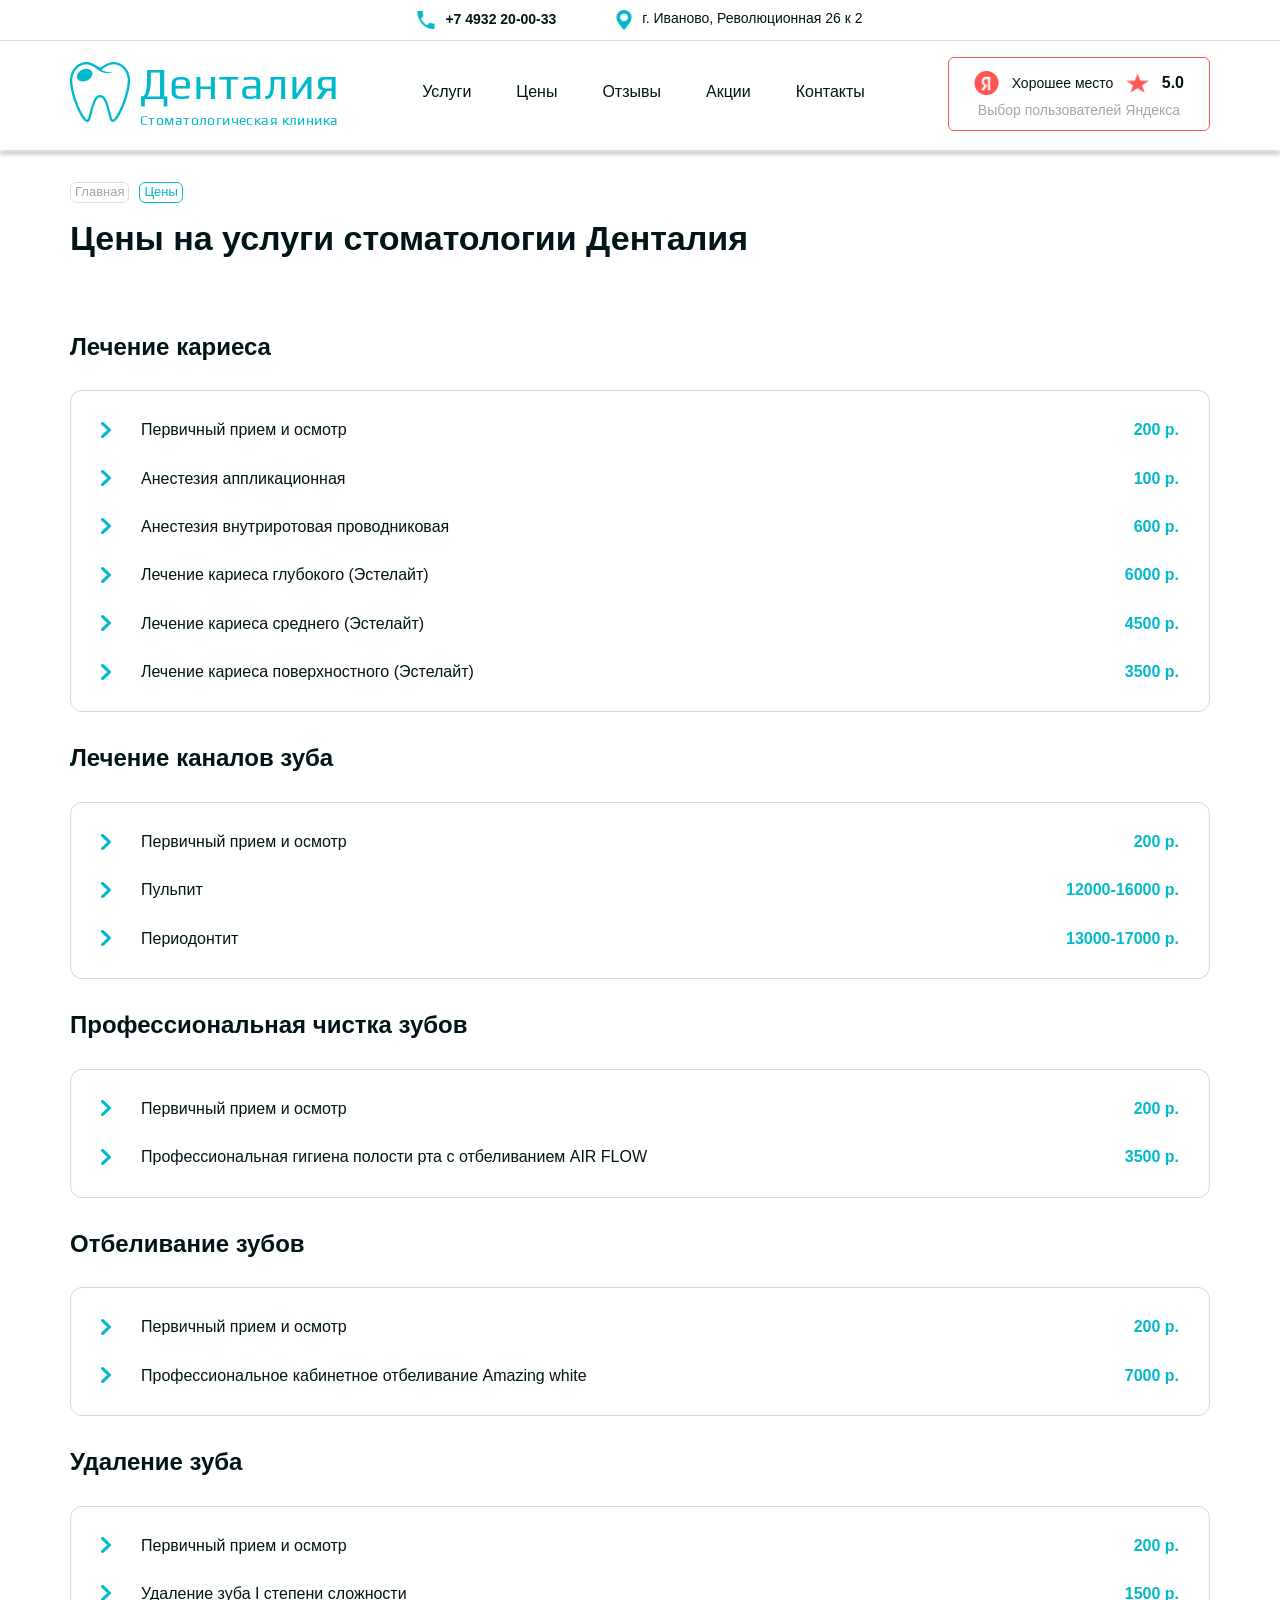
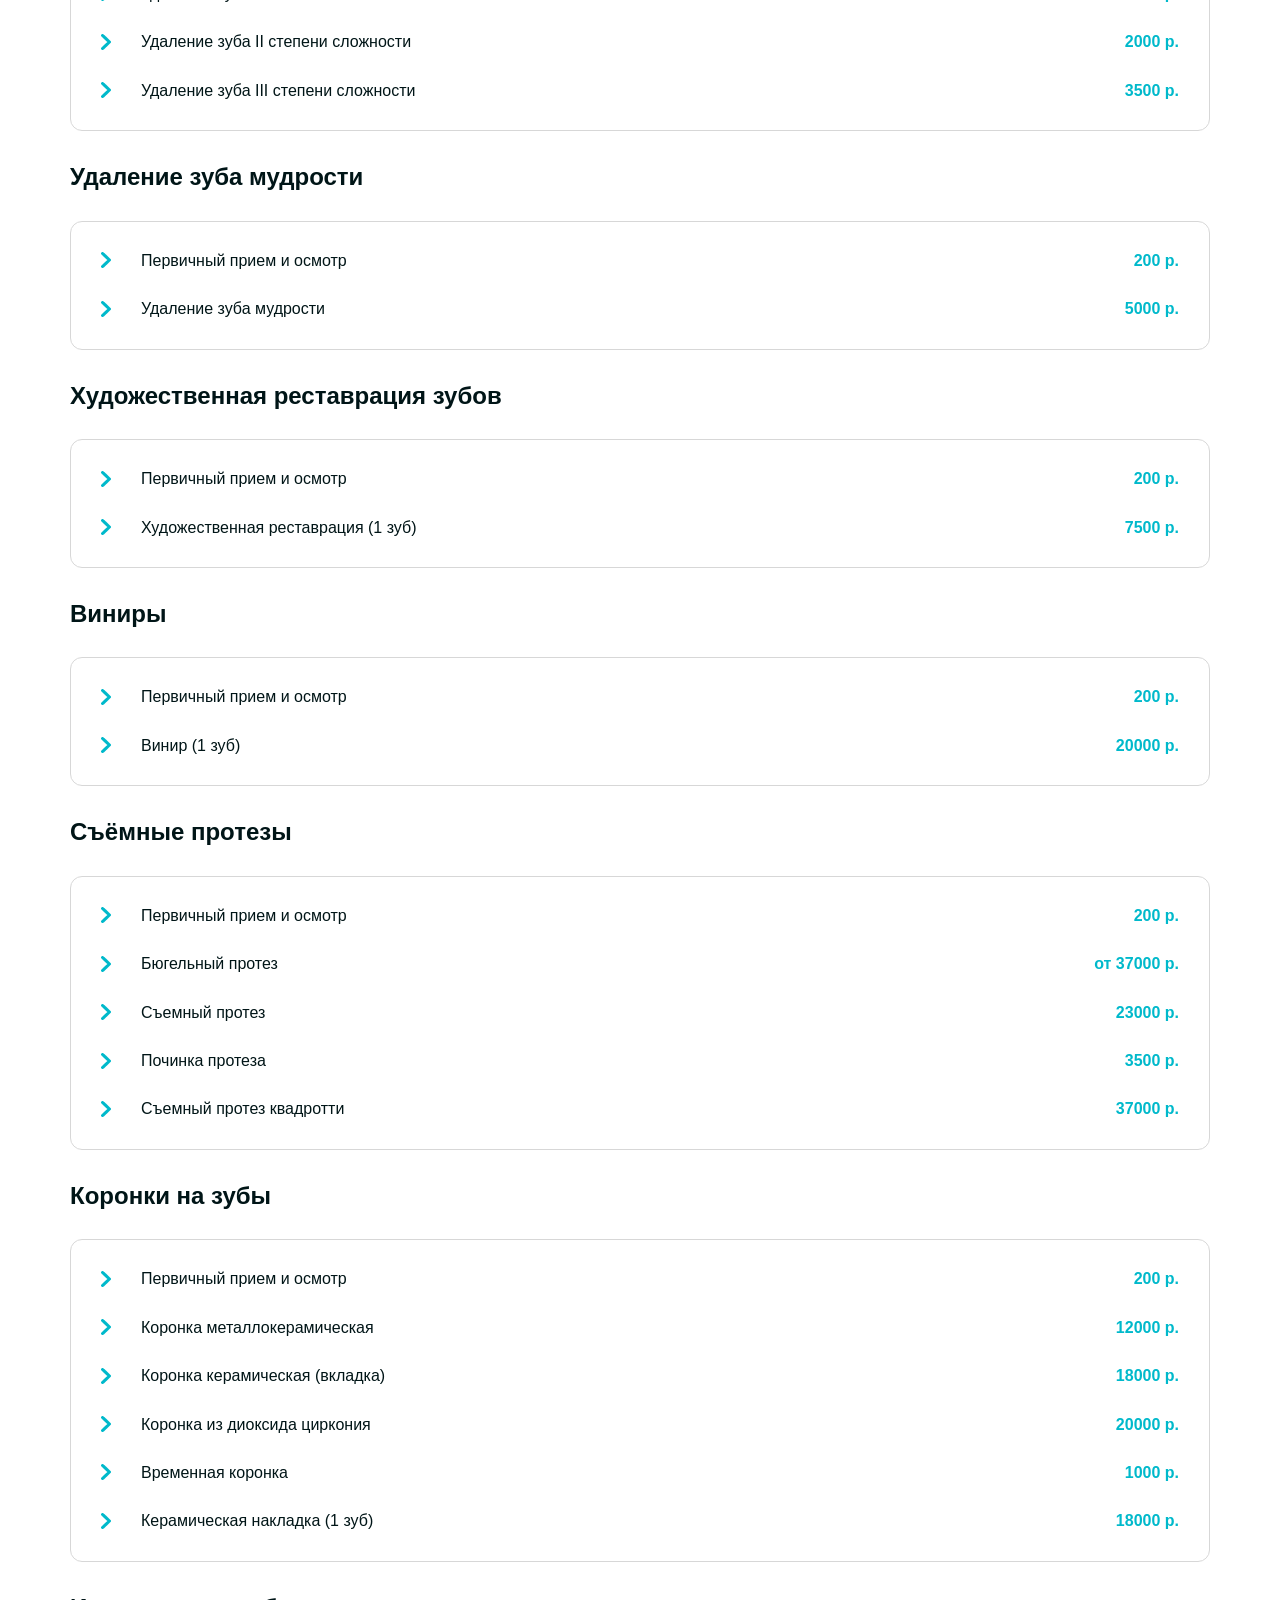
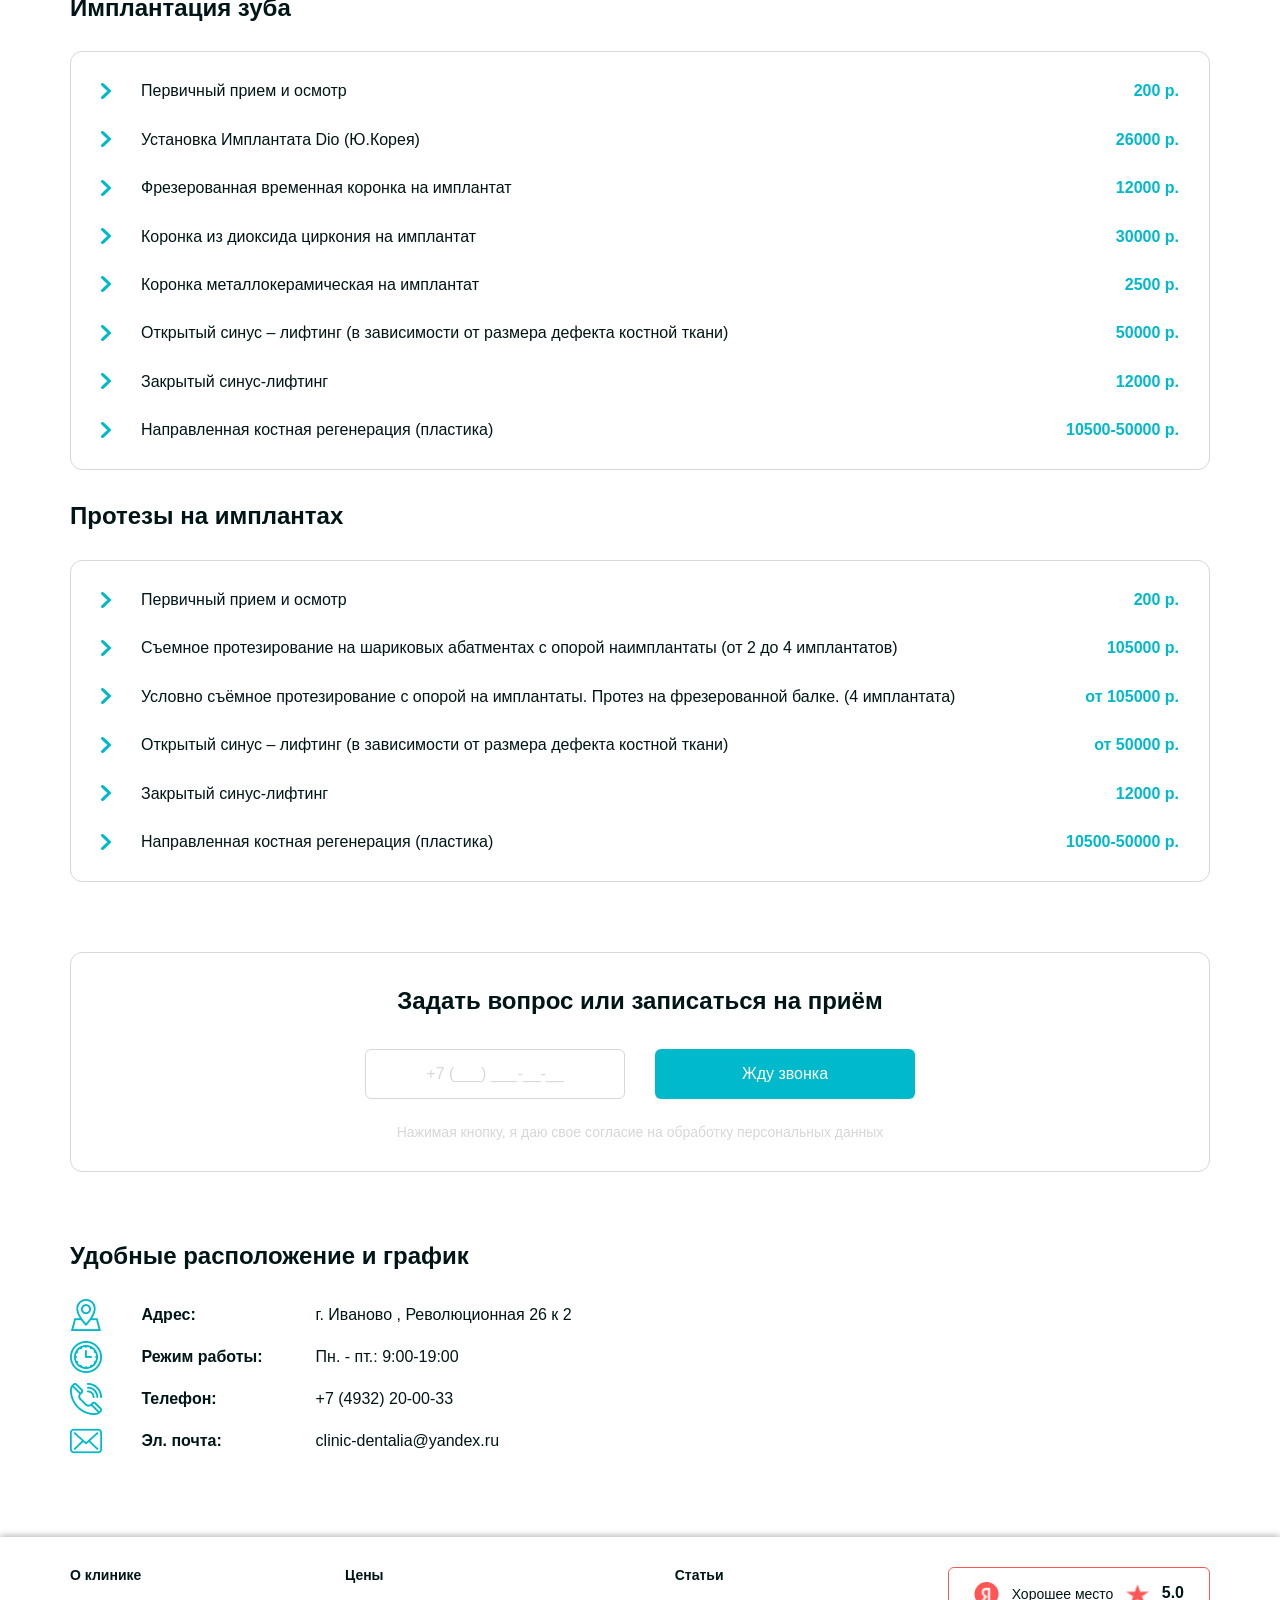
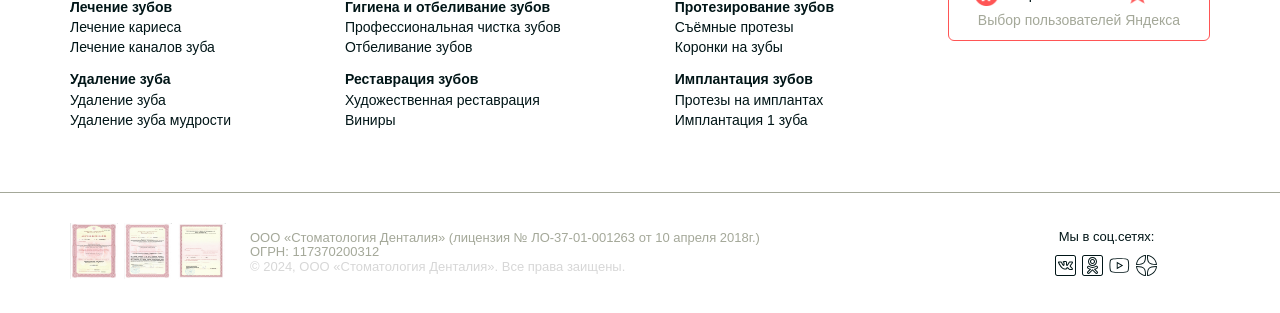
<file: ceny.html>
<!DOCTYPE html>
<html lang="en">
  <head>
    <meta charset="UTF-8" />
    <meta name="viewport" content="width=device-width, initial-scale=1.0" />    
    <title>Цены на услуги стоматологии Денталия</title>
    <link rel="stylesheet" type="text/css" href="font-awesome-4.7.0/css/font-awesome.min.css">
    <link rel="stylesheet" href="css/normalise.css" />
    <link
      rel="stylesheet" type="text/css"
      href="https://cdn.jsdelivr.net/npm/swiper@9/swiper-bundle.min.css"
    />

    <link rel="stylesheet" href="css/global.css" />
    <link rel="stylesheet" href="css/main.css" />
    <link rel="stylesheet" href="css/services-main.css" />
    <link rel="stylesheet" href="css/ceny.css" />
    <link rel="stylesheet" href="css/media.css" />
    <link rel="stylesheet" href="css/media-services.css" />
    
    
    <script src="js/inputmask.min.js"></script>
    <script src="https://cdn.jsdelivr.net/npm/swiper@9/swiper-bundle.min.js"></script>
      
  </head>
  <body>
    <header class="header 
    ">
     
        <nav class="nav__header">
          <div class="nav__header-contacts">
            <div class="nav__header-contacts--tel">
              <img src="img/tel_icon.png" alt="" class="nav__header-top-icon-tel">
              <p class="nav__header-contacts--text-tel">+7 4932 20-00-33</p>
            </div>
            <div class="nav__header-contacts--adress">
              <img src="img/adress_icon.png" alt="" class="nav__header-top-icon-addr">
              <p class="nav__header-contacts--text-addr">г. Иваново, Революционная 26 к 2</p>
            </div>            
          </div>
          <div class="linie__gray"></div>
          

          <div class="nav__header-menu">
            <div class="nav__header-logo">
              <a href="index.html" class="header-logo">
              <img src="img/logo.png" alt="" class="nav__header-logo__img">
              </a>
              <div class="nav__header-logo--text">
                <a href="index.html" class="logo__text-title">Денталия</a>
                <a href="" class="logo__text-subtitle">Стоматологическая клиника</a>                
              </div>
            
            </div>
            
            <ul class="nav__header-menu--list">
              <li class="nav__header-menu--item" id="services"><a href="#" class="nav__header-menu--link blank--link">Услуги</a></li>
              <li class="nav__header-menu--item"><a href="ceny.html" class="nav__header-menu--link">Цены</a></li>
              <li class="nav__header-menu--item"><a href="otzyvy.html" class="nav__header-menu--link">Отзывы</a></li>
              <li class="nav__header-menu--item"><a href="akcii.html" class="nav__header-menu--link">Акции</a></li>
              <li class="nav__header-menu--item"><a href="kontakty.html" class="nav__header-menu--link">Контакты</a></li>
            </ul>
            <div class="nav__header-menu--grade">
              <div class="grade__header">
                <img src="img/yandex-icon.png" alt="" class="grade__header-serv">
                <p class="grade__header--text">Хорошее место</p>
                <img src="img/nav__star.png" alt="" class="grade__header-star">
                <span class="grade__header--cifra">5.0</span>
              </div>
              <p class="grade__bottom">Выбор пользователей Яндекса</p>
            </div>
            <div class="nav__header-menu--burger burger">
              <p class="grade__header--text nav__header-menu--burger--text">Меню</p>
              <button class="burger__button btn-reset"><svg width="30" height="20" viewBox="0 0 31 21" fill="none" xmlns="http://www.w3.org/2000/svg">
                <line x1="0.5" y1="3.5" x2="30.5" y2="3.5" stroke="#00B9CB" stroke-width="2"/>
                <line x1="0.5" y1="11.5" x2="30.5" y2="11.5" stroke="#00B9CB" stroke-width="2"/>
                <line x1="0.5" y1="19.5" x2="24.5" y2="19.5" stroke="#00B9CB" stroke-width="2"/>
                </svg>
              </button>
            </div>
            <div class="burger-menu">
              <div class="container">
                <div class="burger-menu__inner ramka">
                  <button class="burger-menu__button btn-reset"></button>
                  <svg class="burger-menu__detail" width="40" height="23" viewBox="0 0 40 23" fill="none" xmlns="http://www.w3.org/2000/svg">
                    <g filter="url(#filter0_d_6098_813)">
                      <path d="M20 8L36 22.1887H4L20 8Z" fill="white" />
                    </g>
                    <defs>
                      <filter id="filter0_d_6098_813" x="0" y="0" width="40" height="22.1887" filterUnits="userSpaceOnUse" color-interpolation-filters="sRGB">
                        <feFlood flood-opacity="0" result="BackgroundImageFix" />
                        <feColorMatrix in="SourceAlpha" type="matrix" values="0 0 0 0 0 0 0 0 0 0 0 0 0 0 0 0 0 0 127 0" result="hardAlpha" />
                        <feOffset dy="-4" />
                        <feGaussianBlur stdDeviation="2" />
                        <feColorMatrix type="matrix" values="0 0 0 0 0.866667 0 0 0 0 0.870588 0 0 0 0 0.85098 0 0 0 1 0" />
                        <feBlend mode="normal" in2="BackgroundImageFix" result="effect1_dropShadow_6098_813" />
                        <feBlend mode="normal" in="SourceGraphic" in2="effect1_dropShadow_6098_813" result="shape" />
                      </filter>
                    </defs>
                  </svg>
                  <button class="burger-menu__cross btn-reset">
                    <img src="img/cross.png" alt="" class="burger-menu__img">
                  </button>
                  
                  <ul class="burger-menu__list">
                    <li class="burger-menu__item burger__title">О клинике:</li>
                    <li class="burger-menu__item"><a href="akcii.html" class="burger-menu__link">Акции</a></li>
                    <li class="burger-menu__item"><a href="ceny.html" class="burger-menu__link">Цены</a></li>
                    <li class="burger-menu__item"><a href="otzyvy.html" class="burger-menu__link">Отзывы</a></li>
                    <li class="burger-menu__item"><a href="vrachi.html" class="burger-menu__link">Врачи</a></li>
                    <li class="burger-menu__item"><a href="rassrochka.html" class="burger-menu__link">Рассрочка</a></li>
                    <li class="burger-menu__item"><a href="nalogovyj-vychet.html" class="burger-menu__link">Налоговый вычет</a></li>
                    <li class="burger-menu__item"><a href="blog.html" class="burger-menu__link">Статьи</a></li>
                    <li class="burger-menu__item"><a href="kontakty.html" class="burger-menu__link">Контакты</a></li>
                  </ul>
                  <ul class="burger-menu__list">
                    <li class="burger-menu__item burger__title">Услуги:</li>
                    <li class="burger-menu__item"><a href="lechenie-zubov.html" class="burger-menu__link">Лечение зубов</a></li>
                    <li class="burger-menu__item"><a href="gigiena-i-otbelivanie-zubov.html" class="burger-menu__link">Гигиена и отбеливание зубов</a></li>
                    <li class="burger-menu__item"><a href="udalenie-zubov.html" class="burger-menu__link">Удаление зуба</a></li>
                    <li class="burger-menu__item"><a href="restavraciya-zubov.html" class="burger-menu__link">Реставрация зубов</a></li>
                    <li class="burger-menu__item"><a href="protezirovanie-zubov.html" class="burger-menu__link">Протезирование зубов</a></li>
                    <li class="burger-menu__item"><a href="implantaciya-zubov.html" class="burger-menu__link">Имплантация зубов</a></li>              
                  </ul>
                </div>
      
              </div>
      
            </div>
          </div>
          <div class="nav__shadow"></div>          
        </nav>
        
    </header>
    <div class="header-link__wrap">      
        <ul class="header-link__menu">
          <li class="header-link__item header-link__item-title">Лечение зубов</li>
          <li class="header-link__item"><a href="lechenie-zubov.html" class="header-link__link">Лечение кариеса</a></li>
          <li class="header-link__item"><a href="lechenie-zubov.html" class="header-link__link">Лечение каналов зуба</a></li>
        </ul>
        <ul class="header-link__menu">
          <li class="header-link__item header-link__item-title">Удаление зуба</li>
          <li class="header-link__item"><a href="lechenie-zubov.html" class="header-link__link">Удаление зуба</a></li>
          <li class="header-link__item"><a href="lechenie-zubov.html" class="header-link__link">Удаление зуба мудрости</a></li>
        </ul>
        <ul class="header-link__menu">
          <li class="header-link__item header-link__item-title">Протезирование зубов</li>
          <li class="header-link__item"><a href="protezirovanie-zubov.html" class="header-link__link">Съемные протезы</a></li>
          <li class="header-link__item"><a href="protezirovanie-zubov.html" class="header-link__link">Коронки на зубы</a></li>
        </ul>
     
        <ul class="header-link__menu">
          <li class="header-link__item header-link__item-title">Гигиена и отбеливание зубов</li>
          <li class="header-link__item"><a href="gigiena-i-otbelivanie-zubov.html" class="header-link__link">Профессиональная чистка зубов</a></li>
          <li class="header-link__item"><a href="gigiena-i-otbelivanie-zubov.html" class="header-link__link">Отбеливание зубов</a></li>
        </ul>
        <ul class="header-link__menu">
          <li class="header-link__item header-link__item-title">Реставрация зубов</li>
          <li class="header-link__item"><a href="restavraciya-zubov.html" class="header-link__link">Художественная реставрация зубов</a></li>
          <li class="header-link__item"><a href="restavraciya-zubov.html" class="header-link__link">Виниры</a></li>
        </ul>
        <ul class="header-link__menu">
          <li class="header-link__item header-link__item-title">Имплантация зубов</li>
          <li class="header-link__item"><a href="implantaciya-zubov.html" class="header-link__link">Протезы на имплантах</a></li>
          <li class="header-link__item"><a href="implantaciya-zubov.html" class="header-link__link">Имплант 1 зуба</a></li>
        </ul>
        <div class="header__link__poligon-wrap">
          <svg class="header-link--poligon" width="62" height="24" viewBox="0 0 70 32" fill="none" xmlns="http://www.w3.org/2000/svg">
            <g filter="url(#filter0_d_5931_4396)">
              <path d="M35 8L66 32H4L35 8Z" fill="white" />
            </g>
            <defs>
              <filter id="filter0_d_5931_4396" x="0" y="0" width="70" height="32" filterUnits="userSpaceOnUse" color-interpolation-filters="sRGB">
                <feFlood flood-opacity="0" result="BackgroundImageFix" />
                <feColorMatrix in="SourceAlpha" type="matrix" values="0 0 0 0 0 0 0 0 0 0 0 0 0 0 0 0 0 0 127 0" result="hardAlpha" />
                <feOffset dy="-4" />
                <feGaussianBlur stdDeviation="2" />
                <feComposite in2="hardAlpha" operator="out" />
                <feColorMatrix type="matrix" values="0 0 0 0 0.866667 0 0 0 0 0.870588 0 0 0 0 0.85098 0 0 0 1 0" />
                <feBlend mode="normal" in2="BackgroundImageFix" result="effect1_dropShadow_5931_4396" />
                <feBlend mode="normal" in="SourceGraphic" in2="effect1_dropShadow_5931_4396" result="shape" />
              </filter>
            </defs>
          </svg>
        </div>
    </div>
    <div class="thanks__popup">
      <div class="thanks__popup-inner">
        <div class="thanks__popup-main">
          <h4 class="thanks__popup-title">Заявка принята. Спасибо, что обратились к нам!</h4>
          <p class="thanks__popup-text">Позвоним вам в течение 10 минут в рабочее время (c 09:00 до 19:00 пн.-сб.)</p>
          <button class="thanks__popup-button btn-reset"></button>
          
        </div>

      </div>

    </div>
    <main class="main">
      <section class="otzyvy-top ceny-top">
        <div class="container">
          <div class="ceny-top__inner">
            <div class="hero__ramka-links">
              <a href="index.html" class="service-item--first">Главная</a>                          
              <a href="#" class="service-item service-item--last">Цены</a>   
            </div>
            <h1 class="ceny__title">Цены на услуги стоматологии Денталия</h1> 
            <div class="hover-menu">              
              <div class="hover-menu__inner">
                <svg class="hover-menu__svg" width="70" height="32" viewBox="0 0 70 32" fill="none" xmlns="http://www.w3.org/2000/svg">
                  <g filter="url(#filter0_d_6130_4388)">
                    <path d="M35 8L66 32H4L35 8Z" fill="white" />
                  </g>
                  <defs>
                    <filter id="filter0_d_6130_4388" x="0" y="0" width="70" height="32" filterUnits="userSpaceOnUse" color-interpolation-filters="sRGB">
                      <feFlood flood-opacity="0" result="BackgroundImageFix" />
                      <feColorMatrix in="SourceAlpha" type="matrix" values="0 0 0 0 0 0 0 0 0 0 0 0 0 0 0 0 0 0 127 0" result="hardAlpha" />
                      <feOffset dy="-4" />
                      <feGaussianBlur stdDeviation="2" />
                      <feComposite in2="hardAlpha" operator="out" />
                      <feColorMatrix type="matrix" values="0 0 0 0 0.866667 0 0 0 0 0.870588 0 0 0 0 0.85098 0 0 0 1 0" />
                      <feBlend mode="normal" in2="BackgroundImageFix" result="effect1_dropShadow_6130_4388" />
                      <feBlend mode="normal" in="SourceGraphic" in2="effect1_dropShadow_6130_4388" result="shape" />
                    </filter>
                  </defs>
                </svg>
                <button class="hover-menu__cross btn-reset">
                  <!-- <img src="img/cross.png" alt="" class="hover-menu__img"> -->
                </button>
                
                <div class="hover-menu__cards">
                  <div class="hover-menu__card">
                    <ul class="hover-menu__list">
                      <li class="hover-menu__item hover-item__title"><a href="lechenie-zubov.html" class="hover-menu__link">Лечение зубов</a></li>
                      <li class="hover-menu__item "><a href="lechenie-kariesa.html" class="hover-menu__link">Лечение кариеса</a></li>
                      <li class="hover-menu__item "><a href="lechenie-kanalov-zuba.html" class="hover-menu__link">Лечение каналов зуба</a></li>
                    </ul>
                  </div>
                  <div class="hover-menu__card">
                    <ul class="hover-menu__list">
                      <li class="hover-menu__item hover-item__title"><a href="udalenie-zubov.html" class="hover-menu__link">Удаление зуба</a></li>
                      <li class="hover-menu__item"><a href="udalenie-zuba.html" class="hover-menu__link">Удаление зуба</a></li>
                      <li class="hover-menu__item"><a href="udalenie-zuba-mudrosti.html" class="hover-menu__link">Удаление зуба мудрости</a></li>
                    </ul>
                  </div>
                  <div class="hover-menu__card">
                    <ul class="hover-menu__list">
                      <li class="hover-menu__item hover-item__title"><a href="protezirovanie-zubov.html" class="hover-menu__link">Протезирование зубов</a></li>
                      <li class="hover-menu__item"><a href="syemnye-protezy.html" class="hover-menu__link">Съемные протезы</a></li>
                      <li class="hover-menu__item"><a href="koronki-na-zuby.html" class="hover-menu__link">Коронки на зубы</a></li>
                    </ul>
                  </div>
                  <div class="hover-menu__card">
                    <ul class="hover-menu__list">
                      <li class="hover-menu__item hover-item__title"><a href="gigiena-i-otbelivanie-zubov.html" class="hover-menu__link">Гигиена и отбеливание зубов</a></li>
                      <li class="hover-menu__item"><a href="professional'naya-chistka-zubov.html" class="hover-menu__link">Профессиональная чистка зубов</a></li>
                      <li class="hover-menu__item"><a href="otbelivanie-zubov.html" class="hover-menu__link">Отбеливание зубов</a></li>
                    </ul>
                  </div>
                  <div class="hover-menu__card">
                    <ul class="hover-menu__list">
                      <li class="hover-menu__item hover-item__title"><a href="restavraciya-zubov.html" class="hover-menu__link">Реставрация зубов</a></li>
                      <li class="hover-menu__item"><a href="hudozhestvennaya-restavraciya-zubov.html" class="hover-menu__link">Художественная реставрация зубов</a></li>
                      <li class="hover-menu__item"><a href="viniry.html" class="hover-menu__link">Виниры</a></li>
                    </ul>
                  </div>
                  <div class="hover-menu__card">
                    <ul class="hover-menu__list">
                      <li class="hover-menu__item hover-item__title"><a href="implantaciya-zubov.html" class="hover-menu__link">Имплантация зубов</a></li>
                      <li class="hover-menu__item"><a href="protezy-na-implantah.html" class="hover-menu__link">Протезы на имплантах</a></li>
                      <li class="hover-menu__item"><a href="implant-1-zuba.html" class="hover-menu__link">Имплант 1 зуба</a></li>
                    </ul>
                  </div>
    
                </div>
              </div>
            
          </div>
          </div>
        </div>
      </section>
      <section class="price">
        <div class="container">
          <div class="price__inner">
            <h2 class="price__inner__title title">Лечение кариеса</h2>
            <div class="price__inner price-first ramka">              
              <div class="price-item">
                <div class="price-item--star-left">
                  <img src="img/arr__right.png" alt="" class="price-item__img">
                  <p class="price-item__text">Первичный прием и осмотр</p>
                </div>
                <p class="price-item__tsena">200 р.</p>
              </div>
              <div class="price-item">
                <div class="price-item--star-left">
                  <img src="img/arr__right.png" alt="" class="price-item__img">
                  <p class="price-item__text">Анестезия аппликационная</p>
                </div>
                  <p class="price-item__tsena">100 р.</p>
              </div>      
              <div class="price-item">
                <div class="price-item--star-left">
                  <img src="img/arr__right.png" alt="" class="price-item__img">
                  <p class="price-item__text">Анестезия внутриротовая проводниковая</p>
                </div>
                  <p class="price-item__tsena">600 р.</p>
              </div>
              <div class="price-item">
                <div class="price-item--star-left">
                  <img src="img/arr__right.png" alt="" class="price-item__img">
                  <p class="price-item__text">Лечение кариеса глубокого (Эстелайт)</p>
                </div>
                  <p class="price-item__tsena">6000 р.</p>
              </div>
              <div class="price-item">
                <div class="price-item--star-left">
                  <img src="img/arr__right.png" alt="" class="price-item__img">
                  <p class="price-item__text">Лечение кариеса среднего (Эстелайт)</p>
                </div>
                  <p class="price-item__tsena">4500 р.</p>
              </div>
              <div class="price-item">
                <div class="price-item--star-left">
                  <img src="img/arr__right.png" alt="" class="price-item__img">
                  <p class="price-item__text">Лечение кариеса поверхностного (Эстелайт)</p>
                </div>
                  <p class="price-item__tsena">3500 р.</p>
              </div>
            </div>
            <h2 class="price__inner__title title">Лечение каналов зуба</h2>
            <div class="price__inner price-first ramka">              
              <div class="price-item">
                <div class="price-item--star-left">
                  <img src="img/arr__right.png" alt="" class="price-item__img">
                  <p class="price-item__text">Первичный прием и осмотр</p>
                </div>
                <p class="price-item__tsena">200 р.</p>
              </div>
              <div class="price-item">
                <div class="price-item--star-left">
                  <img src="img/arr__right.png" alt="" class="price-item__img">
                  <p class="price-item__text">Пульпит</p>
                </div>
                  <p class="price-item__tsena">12000-16000 р.</p>
              </div>      
              <div class="price-item">
                <div class="price-item--star-left">
                  <img src="img/arr__right.png" alt="" class="price-item__img">
                  <p class="price-item__text">Периодонтит</p>
                </div>
                  <p class="price-item__tsena">13000-17000 р.</p>
              </div>              
            </div>
            <h2 class="price__inner__title title">Профессиональная чистка зубов</h2>
            <div class="price__inner price-first ramka">              
              <div class="price-item">
                <div class="price-item--star-left">
                  <img src="img/arr__right.png" alt="" class="price-item__img">
                  <p class="price-item__text">Первичный прием и осмотр</p>
                </div>
                <p class="price-item__tsena">200 р.</p>
              </div>
              <div class="price-item">
                <div class="price-item--star-left">
                  <img src="img/arr__right.png" alt="" class="price-item__img">
                  <p class="price-item__text">Профессиональная гигиена полости рта с отбеливанием AIR FLOW</p>
                </div>
                  <p class="price-item__tsena">3500 р.</p>
              </div>
            </div>
            <h2 class="price__inner__title title">Отбеливание зубов</h2>
            <div class="price__inner price-first ramka">              
              <div class="price-item">
                <div class="price-item--star-left">
                  <img src="img/arr__right.png" alt="" class="price-item__img">
                  <p class="price-item__text">Первичный прием и осмотр</p>
                </div>
                <p class="price-item__tsena">200 р.</p>
              </div>
              <div class="price-item">
                <div class="price-item--star-left">
                  <img src="img/arr__right.png" alt="" class="price-item__img">
                  <p class="price-item__text">Профессиональное кабинетное отбеливание Amazing white</p>
                </div>
                  <p class="price-item__tsena">7000 р.</p>
              </div>
            </div>
            <h2 class="price__inner__title title">Удаление зуба</h2>
            <div class="price__inner price-first ramka">              
              <div class="price-item">
                <div class="price-item--star-left">
                  <img src="img/arr__right.png" alt="" class="price-item__img">
                  <p class="price-item__text">Первичный прием и осмотр</p>
                </div>
                <p class="price-item__tsena">200 р.</p>
              </div>
              <div class="price-item">
                <div class="price-item--star-left">
                  <img src="img/arr__right.png" alt="" class="price-item__img">
                  <p class="price-item__text">Удаление зуба I степени сложности</p>
                </div>
                  <p class="price-item__tsena">1500 р.</p>
              </div>      
              <div class="price-item">
                <div class="price-item--star-left">
                  <img src="img/arr__right.png" alt="" class="price-item__img">
                  <p class="price-item__text">Удаление зуба II степени сложности</p>
                </div>
                  <p class="price-item__tsena">2000 р.</p>
              </div>
              <div class="price-item">
                <div class="price-item--star-left">
                  <img src="img/arr__right.png" alt="" class="price-item__img">
                  <p class="price-item__text">Удаление зуба III степени сложности</p>
                </div>
                  <p class="price-item__tsena">3500 р.</p>
              </div>              
            </div>
            <h2 class="price__inner__title title">Удаление зуба мудрости</h2>
            <div class="price__inner price-first ramka">              
              <div class="price-item">
                <div class="price-item--star-left">
                  <img src="img/arr__right.png" alt="" class="price-item__img">
                  <p class="price-item__text">Первичный прием и осмотр</p>
                </div>
                <p class="price-item__tsena">200 р.</p>
              </div>
              <div class="price-item">
                <div class="price-item--star-left">
                  <img src="img/arr__right.png" alt="" class="price-item__img">
                  <p class="price-item__text">Удаление зуба мудрости</p>
                </div>
                  <p class="price-item__tsena">5000 р.</p>
              </div>
            </div>
            <h2 class="price__inner__title title">Художественная реставрация зубов</h2>
            <div class="price__inner price-first ramka">              
              <div class="price-item">
                <div class="price-item--star-left">
                  <img src="img/arr__right.png" alt="" class="price-item__img">
                  <p class="price-item__text">Первичный прием и осмотр</p>
                </div>
                <p class="price-item__tsena">200 р.</p>
              </div>
              <div class="price-item">
                <div class="price-item--star-left">
                  <img src="img/arr__right.png" alt="" class="price-item__img">
                  <p class="price-item__text">Художественная реставрация (1 зуб)</p>
                </div>
                  <p class="price-item__tsena">7500 р.</p>
              </div>
            </div>
            <h2 class="price__inner__title title">Виниры</h2>
            <div class="price__inner price-first ramka">              
              <div class="price-item">
                <div class="price-item--star-left">
                  <img src="img/arr__right.png" alt="" class="price-item__img">
                  <p class="price-item__text">Первичный прием и осмотр</p>
                </div>
                <p class="price-item__tsena">200 р.</p>
              </div>
              <div class="price-item">
                <div class="price-item--star-left">
                  <img src="img/arr__right.png" alt="" class="price-item__img">
                  <p class="price-item__text">Винир (1 зуб)</p>
                </div>
                  <p class="price-item__tsena">20000 р.</p>
              </div>
            </div>
            <h2 class="price__inner__title title">Съёмные протезы</h2>
            <div class="price__inner price-first ramka">              
              <div class="price-item">
                <div class="price-item--star-left">
                  <img src="img/arr__right.png" alt="" class="price-item__img">
                  <p class="price-item__text">Первичный прием и осмотр</p>
                </div>
                <p class="price-item__tsena">200 р.</p>
              </div>
              <div class="price-item">
                <div class="price-item--star-left">
                  <img src="img/arr__right.png" alt="" class="price-item__img">
                  <p class="price-item__text">Бюгельный протез</p>
                </div>
                  <p class="price-item__tsena">от 37000 р.</p>
              </div>      
              <div class="price-item">
                <div class="price-item--star-left">
                  <img src="img/arr__right.png" alt="" class="price-item__img">
                  <p class="price-item__text">Съемный протез</p>
                </div>
                  <p class="price-item__tsena">23000 р.</p>
              </div>
              <div class="price-item">
                <div class="price-item--star-left">
                  <img src="img/arr__right.png" alt="" class="price-item__img">
                  <p class="price-item__text">Починка протеза</p>
                </div>
                  <p class="price-item__tsena">3500 р.</p>
              </div>
              <div class="price-item">
                <div class="price-item--star-left">
                  <img src="img/arr__right.png" alt="" class="price-item__img">
                  <p class="price-item__text">Съемный протез квадротти</p>
                </div>
                  <p class="price-item__tsena">37000 р.</p>
              </div>              
            </div>
            <h2 class="price__inner__title title">Коронки на зубы</h2>
            <div class="price__inner price-first ramka">              
              <div class="price-item">
                <div class="price-item--star-left">
                  <img src="img/arr__right.png" alt="" class="price-item__img">
                  <p class="price-item__text">Первичный прием и осмотр</p>
                </div>
                <p class="price-item__tsena">200 р.</p>
              </div>
              <div class="price-item">
                <div class="price-item--star-left">
                  <img src="img/arr__right.png" alt="" class="price-item__img">
                  <p class="price-item__text">Коронка металлокерамическая</p>
                </div>
                  <p class="price-item__tsena">12000 р.</p>
              </div>      
              <div class="price-item">
                <div class="price-item--star-left">
                  <img src="img/arr__right.png" alt="" class="price-item__img">
                  <p class="price-item__text">Коронка керамическая (вкладка)</p>
                </div>
                  <p class="price-item__tsena">18000 р.</p>
              </div>
              <div class="price-item">
                <div class="price-item--star-left">
                  <img src="img/arr__right.png" alt="" class="price-item__img">
                  <p class="price-item__text">Коронка из диоксида циркония</p>
                </div>
                  <p class="price-item__tsena">20000 р.</p>
              </div>
              <div class="price-item">
                <div class="price-item--star-left">
                  <img src="img/arr__right.png" alt="" class="price-item__img">
                  <p class="price-item__text">Временная коронка</p>
                </div>
                  <p class="price-item__tsena">1000 р.</p>
              </div>
              <div class="price-item">
                <div class="price-item--star-left">
                  <img src="img/arr__right.png" alt="" class="price-item__img">
                  <p class="price-item__text">Керамическая накладка (1 зуб)</p>
                </div>
                  <p class="price-item__tsena">18000 р.</p>
              </div>
            </div>
            <h2 class="price__inner__title title">Имплантация зуба</h2>
            <div class="price__inner price-first ramka">              
              <div class="price-item">
                <div class="price-item--star-left">
                  <img src="img/arr__right.png" alt="" class="price-item__img">
                  <p class="price-item__text">Первичный прием и осмотр</p>
                </div>
                <p class="price-item__tsena">200 р.</p>
              </div>
              <div class="price-item">
                <div class="price-item--star-left">
                  <img src="img/arr__right.png" alt="" class="price-item__img">
                  <p class="price-item__text">Установка Имплантата Dio (Ю.Корея)</p>
                </div>
                  <p class="price-item__tsena">26000 р.</p>
              </div>      
              <div class="price-item">
                <div class="price-item--star-left">
                  <img src="img/arr__right.png" alt="" class="price-item__img">
                  <p class="price-item__text">Фрезерованная временная коронка на имплантат</p>
                </div>
                  <p class="price-item__tsena">12000 р.</p>
              </div>
              <div class="price-item">
                <div class="price-item--star-left">
                  <img src="img/arr__right.png" alt="" class="price-item__img">
                  <p class="price-item__text">Коронка из диоксида циркония на имплантат</p>
                </div>
                  <p class="price-item__tsena">30000 р.</p>
              </div>
              <div class="price-item">
                <div class="price-item--star-left">
                  <img src="img/arr__right.png" alt="" class="price-item__img">
                  <p class="price-item__text">Коронка металлокерамическая на имплантат</p>
                </div>
                  <p class="price-item__tsena">2500 р.</p>
              </div>
              <div class="price-item">
                <div class="price-item--star-left">
                  <img src="img/arr__right.png" alt="" class="price-item__img">
                  <p class="price-item__text">Открытый синус – лифтинг (в зависимости от размера дефекта костной ткани)</p>
                </div>
                  <p class="price-item__tsena">50000 р.</p>
              </div>
              <div class="price-item">
                <div class="price-item--star-left">
                  <img src="img/arr__right.png" alt="" class="price-item__img">
                  <p class="price-item__text">Закрытый синус-лифтинг</p>
                </div>
                  <p class="price-item__tsena">12000 р.</p>
              </div>
              <div class="price-item">
                <div class="price-item--star-left">
                  <img src="img/arr__right.png" alt="" class="price-item__img">
                  <p class="price-item__text">Направленная костная регенерация (пластика)</p>
                </div>
                  <p class="price-item__tsena">10500-50000 р.</p>
              </div>
            </div>
            <h2 class="price__inner__title title">Протезы на имплантах</h2>
            <div class="price__inner price-first ramka">              
              <div class="price-item">
                <div class="price-item--star-left">
                  <img src="img/arr__right.png" alt="" class="price-item__img">
                  <p class="price-item__text">Первичный прием и осмотр</p>
                </div>
                <p class="price-item__tsena">200 р.</p>
              </div>
              <div class="price-item">
                <div class="price-item--star-left">
                  <img src="img/arr__right.png" alt="" class="price-item__img">
                  <p class="price-item__text">Съемное протезирование на шариковых абатментах с опорой наимплантаты (от 2 до 4 имплантатов)</p>
                </div>
                  <p class="price-item__tsena">105000 р.</p>
              </div>      
              <div class="price-item">
                <div class="price-item--star-left">
                  <img src="img/arr__right.png" alt="" class="price-item__img">
                  <p class="price-item__text">Условно съёмное протезирование с опорой на имплантаты. Протез на фрезерованной балке. (4 имплантата)</p>
                </div>
                  <p class="price-item__tsena">от 105000 р.</p>
              </div>
              <div class="price-item">
                <div class="price-item--star-left">
                  <img src="img/arr__right.png" alt="" class="price-item__img">
                  <p class="price-item__text">Открытый синус – лифтинг (в зависимости от размера дефекта костной ткани)</p>
                </div>
                  <p class="price-item__tsena">от 50000 р.</p>
              </div>
              <div class="price-item">
                <div class="price-item--star-left">
                  <img src="img/arr__right.png" alt="" class="price-item__img">
                  <p class="price-item__text">Закрытый синус-лифтинг</p>
                </div>
                  <p class="price-item__tsena">12000 р.</p>
              </div>
              <div class="price-item">
                <div class="price-item--star-left">
                  <img src="img/arr__right.png" alt="" class="price-item__img">
                  <p class="price-item__text">Направленная костная регенерация (пластика)</p>
                </div>
                  <p class="price-item__tsena">10500-50000 р.</p>
              </div>
            </div>
            
          </div>
        </div>
      </section>
      <section class="question">
        <div class="container">
          <div class="question__inner ramka ">
            <h2 class="ratings__inner-title title question__inner-title">Задать вопрос или записаться на приём</h2>
            <form class="form question__form" id="form2" autocomplete="off">
              <div class="input__wrap">
                <input class="question__input" type="tel" name="tel2" id="tel2" placeholder="+7 (___) ___-__-__" autocomplete="off">
              </div>
             
              <button class="question__button button btn-reset btn2">Жду звонка</button>
            </form> 
            <p class="question__inner-text">Нажимая кнопку, я даю свое согласие на обработку персональных данных</p> 

          </div>
        </div>
      </section>
      <section class="address">
        <div class="container">
          <div class="address__inner">
            <div class="address__inner-left">
              <h2 class="address__top--title title">Удобные расположение и график</h2>
              <div class="address__inner-contacts">
                <div class="address__contact">                  
                  <img class="address__contact-img" src="img/mapmarker-icon.png" alt="" class="address__inner-img">
                  <h4 class="address__inner-contact">Адрес:</h4>
                  <p class="address__inner-text">г. Иваново , Революционная 26 к 2</p>
                </div>
                <div class="address__contact">                  
                  <img class="address__contact-img" src="img/time-icon.png" alt="" class="address__inner-img">
                  <h4 class="address__inner-contact ">Режим работы:	</h4>
                  <p class="address__inner-text">Пн. - пт.: 9:00-19:00</p>
                </div>
                <div class="address__contact">                  
                  <img class="address__contact-img" src="img/telephone-icon.png" alt="" class="address__inner-img">
                  <h4 class="address__inner-contact">Телефон:</h4>
                  <p class="address__inner-text">+7 (4932) 20-00-33</p>
                </div>
                <div class="address__contact">                  
                  <img class="address__contact-img" src="img/email-icon.png" alt="" class="address__inner-img">
                  <h4 class="address__inner-contact ">Эл. почта:</h4>
                  <p class="address__inner-text">clinic-dentalia@yandex.ru</p>
                </div>                  
              </div>
            </div>
            <div class="address__inner-right">
              <div class="adress__map">
                <script type="text/javascript" charset="utf-8" async src="https://api-maps.yandex.ru/services/constructor/1.0/js/?um=constructor%3A2ff6bb23a4d5924550d6d46565c9dff6567d09d2554a94e7eb0afa87e7695185&amp;width=auto&amp;height=401&amp;lang=ru_RU&amp;scroll=true"></script>
              </div>
            </div>
          </div>
        </div>
      </section>
    </main>
    <footer class="footer">
      <div class="container footer__container">
        <div class="footer__inner-top">
          <ul class="footer__menu">
            <li class="footer__item item-title about__clinica"><a href="#" class="footer__link blank--link">О клинике</a></li>
            <li class="footer__item item-subtitle"><a href="lechenie-zubov.html" class="footer__link">Лечение зубов</a></li>
            <li class="footer__item"><a href="lechenie-kariesa.html" class="footer__link">Лечение кариеса</a></li>
            <li class="footer__item"><a href="lechenie-kanalov-zuba.html" class="footer__link">Лечение каналов зуба</a></li>
            <li class="footer__item item-subtitle"><a href="udalenie-zubov.html" class="footer__link">Удаление зуба</a></li>
            <li class="footer__item"><a href="udalenie-zuba.html" class="footer__link">Удаление зуба</a></li>
            <li class="footer__item"><a href="udalenie-zuba-mudrosti.html" class="footer__link">Удаление зуба мудрости</a></li>
          </ul>
          <ul class="footer__menu">
            <li class="footer__item item-title"><a href="ceny.html" class="footer__link">Цены</a></li>
            <li class="footer__item item-subtitle"><a href="gigiena-i-otbelivanie-zubov.html" class="footer__link">Гигиена и отбеливание зубов</a></li>
            <li class="footer__item"><a href="professional'naya-chistka-zubov.html" class="footer__link">Профессиональная чистка зубов</a></li>
            <li class="footer__item"><a href="otbelivanie-zubov.html" class="footer__link">Отбеливание зубов</a></li>
            <li class="footer__item item-subtitle"><a href="restavraciya-zubov.html" class="footer__link">Реставрация зубов</a></li>
            <li class="footer__item"><a href="hudozhestvennaya-restavraciya-zubov.html" class="footer__link">Художественная реставрация</a></li>
            <li class="footer__item"><a href="viniry.html" class="footer__link">Виниры</a></li>
          </ul>
          
            <ul class="footer__menu">
              <li class="footer__item item-title"><a href="blog.html" class="footer__link">Статьи</a></li>
              <li class="footer__item item-subtitle"><a href="protezirovanie-zubov.html" class="footer__link">Протезирование зубов</a></li>
              <li class="footer__item"><a href="syemnye-protezy.html" class="footer__link">Съёмные протезы</a></li>
              <li class="footer__item"><a href="koronki-na-zuby.html" class="footer__link">Коронки на зубы</a></li>
              <li class="footer__item item-subtitle"><a href="implantaciya-zubov.html" class="footer__link">Имплантация зубов</a></li>
              <li class="footer__item"><a href="protezy-na-implantah.html" class="footer__link">Протезы на имплантах</a></li>
              <li class="footer__item"><a href="implant-1-zuba.html" class="footer__link">Имплантация 1 зуба</a></li>
            </ul> 
            <div class="nav__header-menu--grade footer-menu--grade">
              <div class="grade__header">
                <img src="img/yandex-icon.png" alt="" class="grade__header-serv">
                <p class="grade__header--text">Хорошее место</p>
                <img src="img/nav__star.png" alt="" class="grade__header-star">
                <span class="grade__header--cifra">5.0</span>
              </div>
              <p class="grade__bottom">Выбор пользователей Яндекса</p>
            </div>
            <button class="nav__header-menu--burger btn-reset footer__burger footer-burger__button">
              <p class="grade__header--text nav__header-menu--burger--text footer__burger--text">Меню</p>
              <svg width="30" height="20" viewBox="0 0 31 21" fill="none" xmlns="http://www.w3.org/2000/svg">
                <line x1="0.5" y1="3.5" x2="30.5" y2="3.5" stroke="#00B9CB" stroke-width="2"/>
                <line x1="0.5" y1="11.5" x2="30.5" y2="11.5" stroke="#00B9CB" stroke-width="2"/>
                <line x1="0.5" y1="19.5" x2="24.5" y2="19.5" stroke="#00B9CB" stroke-width="2"/>
                </svg>
              
            </button>
            <div class="footer__inner-bottom--right footer__menu1279">
              <div class="footer__title">Мы в соц.сетях:</div>
              <div class="footer__socials">
                <a href="https://vk.com/clinic_dentalia
                " target="_blank"><svg class="footer__socials-item" width="21" height="21" viewBox="0 0 21 21" fill="none" xmlns="http://www.w3.org/2000/svg">
                  <path d="M2.5 0C1.12524 0 0 1.12524 0 2.5V18.5C0 19.8748 1.12524 21 2.5 21H18.5C19.8748 21 21 19.8748 21 18.5V2.5C21 1.12524 19.8748 0 18.5 0H2.5ZM2.5 1H18.5C19.3342 1 20 1.66576 20 2.5V18.5C20 19.3342 19.3342 20 18.5 20H2.5C1.66576 20 1 19.3342 1 18.5V2.5C1 1.66576 1.66576 1 2.5 1ZM9.69824 5.99609C9.1695 5.99488 8.69803 6.02443 8.27637 6.23145L8.27539 6.23242C8.06982 6.3337 7.92494 6.46235 7.80957 6.61523C7.75189 6.69168 7.69279 6.7603 7.66113 6.93457C7.6453 7.0217 7.63641 7.16291 7.72754 7.31543C7.81867 7.46795 8.0019 7.55468 8.11914 7.57031C8.20058 7.58115 8.38441 7.6594 8.40137 7.68262L8.40234 7.68457C8.40234 7.68457 8.47363 7.87057 8.49414 8.03613C8.51465 8.20169 8.51367 8.33594 8.51367 8.33594C8.51346 8.34929 8.51379 8.36265 8.51465 8.37598C8.51465 8.37598 8.54361 8.80976 8.52441 9.25781C8.51676 9.43639 8.49367 9.59526 8.46973 9.7373C8.29167 9.54072 8.02931 9.18473 7.65039 8.52832C7.23005 7.79972 6.89551 7.14648 6.89551 7.14648C6.87794 7.08957 6.8158 6.91251 6.57324 6.73438C6.30808 6.53894 6.05176 6.50977 6.05176 6.50977C6.0196 6.50332 5.9869 6.50005 5.9541 6.5L3.9834 6.50098C3.9834 6.50098 3.86524 6.49414 3.72363 6.51367C3.58203 6.5332 3.36879 6.5491 3.16309 6.79297L3.16211 6.79395C2.97827 7.01361 2.98939 7.25641 3.01172 7.39355C3.03405 7.5307 3.08398 7.63477 3.08398 7.63477C3.08495 7.63672 3.08592 7.63868 3.08691 7.64062C3.08691 7.64062 4.69886 11.0297 6.52051 13.0254C7.84335 14.4744 9.20112 14.499 10.3213 14.499H11.1572C11.3706 14.499 11.5637 14.4907 11.7773 14.3662C11.991 14.2417 12.1348 13.9387 12.1348 13.7285C12.1348 13.5083 12.1677 13.3351 12.208 13.2461C12.2364 13.1835 12.2589 13.161 12.2939 13.1426C12.3014 13.1473 12.2966 13.1445 12.3174 13.1592C12.4006 13.2177 12.5381 13.3511 12.6875 13.5176C12.9864 13.8504 13.3256 14.307 13.7812 14.6201C14.1077 14.8446 14.416 14.9443 14.6504 14.9805C14.7973 15.0031 14.9113 14.9988 14.9922 14.9922L16.8594 15C16.8705 15 16.8815 14.9997 16.8926 14.999C16.8926 14.999 17.2143 15.0028 17.5488 14.8027C17.7161 14.7027 17.9134 14.5131 17.9775 14.2363C18.0417 13.9596 17.9611 13.6729 17.8037 13.4111V13.4102C17.831 13.4555 17.779 13.3624 17.7256 13.2754C17.6722 13.1884 17.5947 13.0712 17.4834 12.9258C17.2608 12.6349 16.9043 12.228 16.3281 11.6914H16.3271C16.0345 11.4191 15.8369 11.2263 15.7559 11.1191C15.6749 11.012 15.7014 11.0683 15.707 11.041C15.7182 10.9865 16.0695 10.4798 16.7842 9.52539C17.2186 8.94444 17.5235 8.50829 17.7246 8.14551C17.9257 7.78273 18.0707 7.46855 17.9697 7.08398L17.9688 7.08203C17.9239 6.91322 17.8015 6.75762 17.6758 6.67285C17.5501 6.58808 17.4309 6.55493 17.3242 6.53418C17.1109 6.49269 16.9248 6.5 16.752 6.5C16.3896 6.5 14.7817 6.5127 14.6494 6.5127C14.493 6.5127 14.2345 6.58382 14.1201 6.65234C13.8326 6.82539 13.75 7.05273 13.75 7.05273C13.7448 7.06234 13.7399 7.07211 13.7354 7.08203C13.7354 7.08203 13.4037 7.81749 12.9766 8.54395C12.5439 9.28081 12.2242 9.63225 12.0312 9.79492C12.0259 9.76599 12.0269 9.78948 12.0234 9.74902C12.0061 9.54325 12.0254 9.25891 12.0254 8.98145C12.0254 8.23419 12.0887 7.7112 12.0547 7.24902C12.0377 7.01794 11.9949 6.77964 11.8428 6.56055C11.6907 6.34145 11.4376 6.19911 11.1875 6.13867C11.0374 6.10247 10.8664 6.00832 10.2471 6.00195H10.2461C10.0567 6.00006 9.87449 5.9965 9.69824 5.99609ZM10.2363 7.00195C10.7843 7.00758 10.6478 7.03775 10.9521 7.11133C11.0465 7.13413 11.0237 7.134 11.0215 7.13086C11.0193 7.12771 11.047 7.17926 11.0576 7.32324C11.0788 7.61119 11.0254 8.1837 11.0254 8.98145C11.0254 9.19898 10.9991 9.50941 11.0264 9.83301C11.0536 10.1566 11.1338 10.5719 11.5205 10.8223C11.7038 10.9411 11.9166 10.9486 12.0986 10.9033C12.2806 10.8581 12.4458 10.7638 12.6191 10.625C12.9659 10.3473 13.3527 9.87873 13.8389 9.05078C14.2933 8.27793 14.6238 7.54199 14.6348 7.51758C14.6369 7.51586 14.6391 7.51467 14.6416 7.5127C14.6478 7.51276 14.6414 7.5127 14.6494 7.5127C14.8361 7.5127 16.4143 7.5 16.752 7.5C16.8308 7.5 16.8595 7.50475 16.9219 7.50684C16.9049 7.56347 16.9238 7.52735 16.8496 7.66113C16.6941 7.94173 16.4075 8.35873 15.9834 8.92578C15.2866 9.85635 14.8547 10.221 14.7275 10.8389C14.664 11.1478 14.7831 11.4903 14.958 11.7217C15.1329 11.9531 15.3536 12.1514 15.6465 12.4238C16.1888 12.9288 16.5069 13.2956 16.6895 13.5342C16.7807 13.6535 16.8383 13.7396 16.874 13.7979C16.9098 13.8561 16.9009 13.85 16.9473 13.9268C16.9778 13.9779 16.9665 13.9467 16.9717 13.9619C16.9117 13.9788 16.8391 13.9992 16.835 14L14.9961 13.9922C14.963 13.9922 14.9299 13.9954 14.8975 14.002C14.8975 14.002 14.9021 14.0074 14.8037 13.9922C14.7053 13.977 14.5489 13.9344 14.3477 13.7959C14.1048 13.629 13.7648 13.2206 13.4316 12.8496C13.2651 12.6641 13.099 12.486 12.8926 12.3408C12.6862 12.1957 12.3774 12.0592 12.0439 12.1641C11.6978 12.2727 11.4284 12.5429 11.2969 12.833C11.199 13.049 11.191 13.2746 11.1758 13.499C11.1592 13.5003 11.1783 13.499 11.1572 13.499H10.3213C9.18546 13.499 8.37895 13.5776 7.25879 12.3506C5.75204 10.6999 4.37156 7.95351 4.14648 7.50098L5.88086 7.5C5.91134 7.5117 5.97659 7.5362 5.98047 7.53906L5.98242 7.54102C5.91902 7.49468 5.98535 7.55957 5.98535 7.55957C5.99147 7.57454 5.99832 7.58921 6.00586 7.60352C6.00586 7.60352 6.34952 8.27492 6.78418 9.02832C7.21054 9.76691 7.52123 10.2283 7.82129 10.5332C7.97132 10.6856 8.12277 10.8079 8.3252 10.877C8.52762 10.946 8.789 10.9207 8.96484 10.8242C9.32406 10.6276 9.37232 10.3376 9.43066 10.084C9.48909 9.83006 9.51235 9.55957 9.52344 9.30078C9.54496 8.79848 9.51452 8.36376 9.5127 8.33691C9.51281 8.3275 9.51509 8.14622 9.48633 7.91406C9.45688 7.67634 9.42403 7.38568 9.20898 7.09277L9.20801 7.0918C9.20651 7.08975 9.20463 7.08989 9.20312 7.08789C9.4875 7.04711 9.73083 6.9969 10.2363 7.00195ZM14.6475 7.49219L14.6406 7.50781C14.6396 7.50842 14.6399 7.50709 14.6387 7.50781C14.6408 7.50378 14.6475 7.49219 14.6475 7.49219Z" fill="#001517"/>
                  </svg></a>
                <a href="https://m.ok.ru/group/70000004744271
                " target="_blank"><svg class="footer__socials-item" width="21" height="21" viewBox="0 0 21 21" fill="none" xmlns="http://www.w3.org/2000/svg">
                  <path d="M2.5 0C1.12524 0 0 1.12524 0 2.5V18.5C0 19.8748 1.12524 21 2.5 21H18.5C19.8748 21 21 19.8748 21 18.5V2.5C21 1.12524 19.8748 0 18.5 0H2.5ZM2.5 1H18.5C19.3342 1 20 1.66576 20 2.5V18.5C20 19.3342 19.3342 20 18.5 20H2.5C1.66576 20 1 19.3342 1 18.5V2.5C1 1.66576 1.66576 1 2.5 1ZM10.5 2C8.02038 2 6 4.02038 6 6.5C6 8.97962 8.02038 11 10.5 11C12.9796 11 15 8.97962 15 6.5C15 4.02038 12.9796 2 10.5 2ZM10.5 3C12.4394 3 14 4.56062 14 6.5C14 8.43938 12.4394 10 10.5 10C8.56062 10 7 8.43938 7 6.5C7 4.56062 8.56062 3 10.5 3ZM10.5 4C9.12521 4 8 5.12521 8 6.5C8 7.87479 9.12521 9 10.5 9C11.8748 9 13 7.87479 13 6.5C13 5.12521 11.8748 4 10.5 4ZM10.5 5C11.3343 5 12 5.66565 12 6.5C12 7.33435 11.3343 8 10.5 8C9.66565 8 9 7.33435 9 6.5C9 5.66565 9.66565 5 10.5 5ZM14.4756 10.748C14.1864 10.7518 13.8957 10.8382 13.6426 11.0137H13.6416L13.6406 11.0146C12.7164 11.6604 11.6342 12 10.5 12C9.36865 12 8.28837 11.6619 7.36426 11.0195C6.68881 10.5491 5.74544 10.7189 5.27637 11.3945C4.80659 12.0698 4.97625 13.0127 5.65137 13.4824C6.22708 13.8826 6.87915 14.1129 7.52344 14.3555L5.43945 16.4395C4.85792 17.021 4.85792 17.979 5.43945 18.5605C5.7302 18.8513 6.11705 19 6.5 19C6.88295 19 7.2698 18.8513 7.56055 18.5605L10.5 15.6211L13.4395 18.5605C13.7302 18.8513 14.117 19 14.5 19C14.883 19 15.2698 18.8513 15.5605 18.5605C16.1421 17.979 16.1421 17.021 15.5605 16.4395L13.5303 14.4082C14.1679 14.1656 14.7885 13.8731 15.3584 13.4756C16.0324 13.0049 16.2012 12.0616 15.7305 11.3867C15.4953 11.0494 15.1414 10.839 14.7627 10.7715C14.668 10.7546 14.572 10.7468 14.4756 10.748ZM14.5879 11.75C14.7132 11.7722 14.8299 11.8438 14.9102 11.959C15.0714 12.1902 15.0171 12.494 14.7861 12.6553C14.082 13.1464 13.3077 13.5036 12.4912 13.7275L11.6621 13.9551L12.2695 14.5635L14.8535 17.1465C15.053 17.3459 15.053 17.6541 14.8535 17.8535C14.7533 17.9538 14.629 18 14.5 18C14.371 18 14.2467 17.9538 14.1465 17.8535L10.5 14.207L6.85352 17.8535C6.75326 17.9538 6.62905 18 6.5 18C6.37095 18 6.24674 17.9538 6.14648 17.8535C5.94702 17.6541 5.94702 17.3459 6.14648 17.1465L9.33789 13.9551L8.50879 13.7275C7.69526 13.504 6.92432 13.1489 6.22266 12.6611C5.99078 12.4998 5.93644 12.1976 6.09766 11.9658V11.9648C6.25758 11.7345 6.56241 11.6793 6.79297 11.8398V11.8408C7.88286 12.5984 9.16835 13 10.5 13C11.8344 13 13.1224 12.5966 14.2129 11.835C14.3289 11.7545 14.4626 11.7278 14.5879 11.75Z" fill="#001517"/>
                  </svg></a>
                <a href="https://www.youtube.com/@user-dp1gs4bh2r
                " target="_blank"><svg class="footer__socials-item" width="21" height="16" viewBox="0 0 23 17" fill="none" xmlns="http://www.w3.org/2000/svg">
                  <path d="M11.2012 0.5C7.90039 0.5 4.80078 0.75 3.15039 1.09961C2.05078 1.34961 1.09961 2.09961 0.900391 3.25C0.701172 4.44922 0.5 6.25 0.5 8.5C0.5 10.75 0.699219 12.5 0.949219 13.75C1.15039 14.8496 2.09961 15.6504 3.19922 15.9004C4.95117 16.25 7.94922 16.5 11.25 16.5C14.5508 16.5 17.5488 16.25 19.2988 15.9004C20.4004 15.6504 21.3496 14.9004 21.5488 13.75C21.75 12.5 22 10.7012 22.0488 8.45117C22.0488 6.20117 21.7988 4.40039 21.5488 3.15039C21.3496 2.05078 20.4004 1.25 19.2988 1C17.5488 0.75 14.5 0.5 11.2012 0.5ZM11.2012 1.5C14.8008 1.5 17.6992 1.79883 19.0996 2.04883C19.8496 2.25 20.4492 2.75 20.5488 3.40039C20.8496 5 21.0488 6.70117 21.0488 8.45117C21 10.5996 20.75 12.3496 20.5488 13.5996C20.4004 14.5488 19.4004 14.8496 19.0996 14.9512C17.2988 15.3008 14.2988 15.5488 11.2988 15.5488C8.29883 15.5488 5.25 15.3496 3.5 14.9512C2.75 14.75 2.15039 14.25 2.05078 13.5996C1.65039 12.1992 1.5 10.3496 1.5 8.5C1.5 6.19922 1.70117 4.5 1.90039 3.45117C2.05078 2.5 3.09961 2.19922 3.34961 2.09961C5 1.75 8.05078 1.5 11.2012 1.5ZM8.5 4.5V12.5L15.5 8.5L8.5 4.5ZM9.5 6.20117L13.5 8.5L9.5 10.7988V6.20117Z" fill="#001517"/>
                  </svg></a>
                <a href="https://dzen.ru/clinic_dentalia" target="_blank"><svg class="footer__socials-item" width="21" height="21" viewBox="0 0 23 23" fill="none" xmlns="http://www.w3.org/2000/svg">
                  <path d="M12.505 0.04788C12.4392 0.048524 12.3742 0.0621263 12.3138 0.0879083C12.2533 0.11369 12.1985 0.151146 12.1525 0.198132C12.1065 0.245118 12.0702 0.300711 12.0457 0.361731C12.0213 0.42275 12.0091 0.487998 12.0098 0.553739C12.0533 4.23132 12.2682 6.82098 13.7735 8.55472C15.2788 10.2885 17.9162 10.9437 22.4464 10.9932C22.5163 10.994 22.5856 10.9802 22.6499 10.9525C22.7141 10.9249 22.7719 10.884 22.8194 10.8327C22.8669 10.7813 22.903 10.7206 22.9256 10.6544C22.9481 10.5881 22.9565 10.5179 22.9503 10.4483C22.4501 4.94004 18.063 0.551529 12.5548 0.0498331C12.5382 0.0483546 12.5216 0.0477027 12.505 0.04788ZM10.4503 0.0508097C10.4375 0.0509762 10.4248 0.0516277 10.4122 0.0527628C4.9195 0.569103 0.548439 4.95097 0.0498721 10.4483C0.0435904 10.5179 0.0519945 10.5881 0.0745411 10.6544C0.0970878 10.7206 0.133276 10.7813 0.180766 10.8327C0.228256 10.884 0.285993 10.9249 0.350245 10.9525C0.414497 10.9802 0.483835 10.994 0.553778 10.9932C5.07055 10.9412 7.70111 10.2846 9.20124 8.55081C10.7014 6.817 10.9143 4.22964 10.9581 0.556669C10.9589 0.489856 10.9462 0.423563 10.921 0.361707C10.8957 0.299851 10.8583 0.243686 10.811 0.196529C10.7636 0.149373 10.7073 0.112183 10.6454 0.0871543C10.5834 0.062126 10.5171 0.0497678 10.4503 0.0508097ZM13.0538 1.15335C17.6056 1.83381 21.1764 5.40808 21.8497 9.96194C17.8498 9.85581 15.669 9.21319 14.5284 7.89944C13.4069 6.60779 13.1259 4.383 13.0538 1.15335ZM9.91511 1.15725C9.84289 4.38217 9.5617 6.60518 8.4444 7.89651C7.30807 9.20986 5.13589 9.85236 1.15046 9.96097C1.82244 5.41802 5.37843 1.84923 9.91511 1.15725ZM0.553778 12.0069C0.483835 12.006 0.414497 12.0199 0.350245 12.0476C0.285993 12.0752 0.228256 12.116 0.180766 12.1674C0.133276 12.2187 0.0970878 12.2795 0.0745411 12.3457C0.0519945 12.4119 0.0435904 12.4821 0.0498721 12.5518C0.548952 18.0495 4.91947 22.4315 10.4122 22.9473C10.4819 22.9537 10.5522 22.9454 10.6186 22.9229C10.6849 22.9005 10.7458 22.8643 10.7972 22.8168C10.8487 22.7693 10.8896 22.7115 10.9173 22.6472C10.945 22.5828 10.9589 22.5134 10.9581 22.4434C10.9143 18.7704 10.7014 16.1831 9.20124 14.4492C7.70111 12.7154 5.07056 12.0587 0.553778 12.0069ZM22.4464 12.0069C17.9162 12.0564 15.2787 12.7116 13.7735 14.4453C12.2683 16.1791 12.0536 18.7688 12.0098 22.4463C12.009 22.5163 12.0229 22.5856 12.0505 22.6499C12.0782 22.7141 12.119 22.7718 12.1703 22.8193C12.2217 22.8668 12.2825 22.903 12.3487 22.9256C12.4149 22.9481 12.4851 22.9565 12.5548 22.9502C18.0625 22.4485 22.4496 18.061 22.9503 12.5528C22.9567 12.483 22.9484 12.4127 22.9259 12.3464C22.9034 12.28 22.8673 12.2192 22.8198 12.1677C22.7723 12.1162 22.7145 12.0753 22.6501 12.0476C22.5858 12.0199 22.5164 12.006 22.4464 12.0069ZM21.8497 13.0381C21.176 17.592 17.6052 21.1662 13.0538 21.8467C13.1261 18.617 13.407 16.3923 14.5284 15.1006C15.669 13.7869 17.8498 13.1442 21.8497 13.0381ZM1.15046 13.0391C5.13588 13.1475 7.30807 13.7901 8.4444 15.1035C9.5617 16.3949 9.84289 18.6179 9.91511 21.8428C5.37848 21.1512 1.8228 17.5826 1.15046 13.0391Z" fill="#001517"/>
                  </svg>
                  </a>
              </div>
            </div>
            
        </div>
        <div class="footer__popup">
          <div class="footer__popup-inner">
            <ul class="footer__popup-list">
              <li class="footer__popup-item"><a href="akcii.html" class="footer__popup-link">Акции</a></li>
              <li class="footer__popup-item"><a href="otzyvy.html" class="footer__popup-link">Отзывы</a></li>
              <li class="footer__popup-item"><a href="vrachi.html" class="footer__popup-link">Врачи</a></li>
              <li class="footer__popup-item"><a href="rassrochka.html" class="footer__popup-link">Рассрочка</a></li>
              <li class="footer__popup-item"><a href="nalogovyj-vychet.html" class="footer__popup-link">Налоговый вычет</a></li>
              <li class="footer__popup-item"><a href="kontakty.html" class="footer__popup-link">Контакты</a></li>
            </ul>
          </div>
          <button class="footer__popup-button btn-reset">                
          </button>
          <svg width="40" height="20" viewBox="0 0 40 20" fill="none" xmlns="http://www.w3.org/2000/svg">
            <g filter="url(#filter0_d_6274_3797)">
              <path d="M20 12L36 0H4L20 12Z" fill="white" />
            </g>
            <defs>
              <filter id="filter0_d_6274_3797" x="0" y="0" width="40" height="20" filterUnits="userSpaceOnUse" color-interpolation-filters="sRGB">
                <feFlood flood-opacity="0" result="BackgroundImageFix" />
                <feColorMatrix in="SourceAlpha" type="matrix" values="0 0 0 0 0 0 0 0 0 0 0 0 0 0 0 0 0 0 127 0" result="hardAlpha" />
                <feOffset dy="4" />
                <feGaussianBlur stdDeviation="2" />
                <feColorMatrix type="matrix" values="0 0 0 0 0 0 0 0 0 0 0 0 0 0 0 0 0 0 0.25 0" />
                <feBlend mode="normal" in2="BackgroundImageFix" result="effect1_dropShadow_6274_3797" />
                <feBlend mode="normal" in="SourceGraphic" in2="effect1_dropShadow_6274_3797" result="shape" />
              </filter>
            </defs>
          </svg>

        </div>
        <div class="footer__burger-menu">
          <div class="container">
            <div class="burger-menu__inner ramka">
              <button class="burger-menu__button btn-reset"></button>
              <svg class="footer-menu__detail" width="40" height="23" viewBox="0 0 40 23" fill="none" xmlns="http://www.w3.org/2000/svg">
                <g filter="url(#filter0_d_6314_202)">
                  <path d="M20 14.1887L36 4.19617e-05H4L20 14.1887Z" fill="white" />
                </g>
                <defs>
                  <filter id="filter0_d_6314_202" x="0" y="0" width="40" height="22.1887" filterUnits="userSpaceOnUse" color-interpolation-filters="sRGB">
                    <feFlood flood-opacity="0" result="BackgroundImageFix" />
                    <feColorMatrix in="SourceAlpha" type="matrix" values="0 0 0 0 0 0 0 0 0 0 0 0 0 0 0 0 0 0 127 0" result="hardAlpha" />
                    <feOffset dy="4" />
                    <feGaussianBlur stdDeviation="2" />
                    <feColorMatrix type="matrix" values="0 0 0 0 0.866667 0 0 0 0 0.870588 0 0 0 0 0.85098 0 0 0 1 0" />
                    <feBlend mode="normal" in2="BackgroundImageFix" result="effect1_dropShadow_6314_202" />
                    <feBlend mode="normal" in="SourceGraphic" in2="effect1_dropShadow_6314_202" result="shape" />
                  </filter>
                </defs>
              </svg>
              <button class="footer-menu__cross btn-reset">                
              </button>
              
              <ul class="burger-menu__list">
                <li class="burger-menu__item burger__title">О клинике:</li>
                <li class="burger-menu__item"><a href="akcii.html" class="burger-menu__link">Акции</a></li>
                <li class="burger-menu__item"><a href="ceny.html" class="burger-menu__link">Цены</a></li>
                <li class="burger-menu__item"><a href="otzyvy.html" class="burger-menu__link">Отзывы</a></li>
                <li class="burger-menu__item"><a href="vrachi.html" class="burger-menu__link">Врачи</a></li>
                <li class="burger-menu__item"><a href="rassrochka.html" class="burger-menu__link">Рассрочка</a></li>
                <li class="burger-menu__item"><a href="nalogovyj-vychet.html" class="burger-menu__link">Налоговый вычет</a></li>
                <li class="burger-menu__item"><a href="blog.html" class="burger-menu__link">Статьи</a></li>
                <li class="burger-menu__item"><a href="kontakty.html" class="burger-menu__link">Контакты</a></li>
              </ul>
              <ul class="burger-menu__list">
                <li class="burger-menu__item burger__title">Услуги:</li>
                <li class="burger-menu__item"><a href="lechenie-zubov.html" class="burger-menu__link">Лечение зубов</a></li>
                <li class="burger-menu__item"><a href="gigiena-i-otbelivanie-zubov.html" class="burger-menu__link">Гигиена и отбеливание зубов</a></li>
                <li class="burger-menu__item"><a href="udalenie-zubov.html" class="burger-menu__link">Удаление зуба</a></li>
                <li class="burger-menu__item"><a href="restavraciya-zubov.html" class="burger-menu__link">Реставрация зубов</a></li>
                <li class="burger-menu__item"><a href="protezirovanie-zubov.html" class="burger-menu__link">Протезирование зубов</a></li>
                <li class="burger-menu__item"><a href="implantaciya-zubov.html" class="burger-menu__link">Имплантация зубов</a></li>              
              </ul>
            </div>
  
          </div>
  
        </div>
      </div>
      <div class="footer-linie"></div>
      <div class="container">
        <div class="footer__inner-bottom">
          <div class="footer__inner-left-wrap">
            <div class="footer__inner-bottom--left">
              <div class="footer__inner-bottom--lisense">              
                <button class="footer-lisense btn-reset"><img src="img/license3.jpg" alt="" class="footer__inner-bottom--img"></button>
                <button class="footer-lisense btn-reset"><img src="img/license1.jpg" alt="" class="footer__inner-bottom--img"></button>
                <button class="footer-lisense btn-reset"><img src="img/license2.jpg" alt="" class="footer__inner-bottom--img"></button>             
              </div>
              <div class="swiper-footer--inner">
                <div class="swiper-footer">             
                  <div class="swiper-wrapper">
                    <div class="swiper-slide footer-swiper-slide">
                      <img src="img/license3.jpg" alt="" class="footer__swiper--img swiper--img1">
                    </div>
                    <div class="swiper-slide footer-swiper-slide">
                      <img src="img/license1.jpg" alt="" class="footer__swiper--img swiper--img2">
                    </div>
                    <div class="swiper-slide footer-swiper-slide">
                      <img src="img/license2.jpg" alt="" class="footer__swiper--img swiper--img3">
                    </div>
                  </div>
                  <div class="swiper-button-prevfoot">
                    <svg width="10" height="15" viewBox="0 0 10 15" fill="none" xmlns="http://www.w3.org/2000/svg">
                      <path d="M1.21234 8.37486L6.95758 14.1208C7.46422 14.6277 8.28532 14.6252 8.78946 14.1158C9.29361 13.6064 9.29111 12.7809 8.78447 12.2741L3.92773 7.41637L8.78447 2.55865C9.29111 2.0518 9.29361 1.22629 8.78946 0.716936C8.28532 0.207579 7.46422 0.205069 6.95758 0.711917L1.21484 6.45787C0.950289 6.72133 0.8255 7.0701 0.835484 7.41888C0.823005 7.76263 0.950289 8.1114 1.21234 8.37486Z" fill="#00B9CB"/>
                      </svg>
                  </div>
                  <div class="swiper-button-nextfoot">
                    <svg width="10" height="15" viewBox="0 0 10 17" fill="none" xmlns="http://www.w3.org/2000/svg">
                      <path d="M9.54551 9.65228L2.65123 16.5474C2.04326 17.1556 1.05793 17.1526 0.452962 16.5414C-0.15201 15.9302 -0.149015 14.9396 0.458952 14.3313L6.28704 8.50208L0.458952 2.67282C-0.149015 2.0646 -0.15201 1.07399 0.452962 0.462763C1.05793 -0.148466 2.04326 -0.151478 2.65123 0.456741L9.54251 7.35189C9.85997 7.66804 10.0097 8.08657 9.99774 8.50509C10.0127 8.9176 9.85997 9.33612 9.54551 9.65228Z" fill="#00B9CB" />
                    </svg>
                  </div>
                  
                  </div>
                 
                  <button class="swiper-button--cross btn-reset"></buton>
                  <button class="swiper-button--lupa btn-reset">
                    <svg width="30" height="30" viewBox="0 0 40 40" fill="none" xmlns="http://www.w3.org/2000/svg">
                      <path d="M18.8889 30H21.1111V21.1111H30V18.8889H21.1111V10H18.8889V18.8889H10V21.1111H18.8889V30ZM20 40C17.2326 40 14.6326 39.4756 12.2 38.4267C9.76741 37.3778 7.65111 35.9526 5.85111 34.1511C4.05111 32.3496 2.62593 30.2341 1.57556 27.8044C0.525185 25.3748 0 22.7756 0 20.0067C0 17.2378 0.525185 14.6378 1.57556 12.2067C2.62444 9.77259 4.04741 7.65481 5.84444 5.85333C7.64148 4.05185 9.75778 2.62593 12.1933 1.57556C14.6289 0.525185 17.2289 0 19.9933 0C22.7578 0 25.3578 0.525185 27.7933 1.57556C30.2289 2.62593 32.3467 4.05111 34.1467 5.85111C35.9467 7.65111 37.3726 9.76741 38.4244 12.2C39.4763 14.6326 40.0015 17.2326 40 20V36.4111C40 37.3978 39.6481 38.2422 38.9444 38.9444C38.2407 39.6467 37.3963 39.9985 36.4111 40H20ZM20 37.7778C24.963 37.7778 29.1667 36.0556 32.6111 32.6111C36.0556 29.1667 37.7778 24.963 37.7778 20C37.7778 15.037 36.0556 10.8333 32.6111 7.38889C29.1667 3.94444 24.963 2.22222 20 2.22222C15.037 2.22222 10.8333 3.94444 7.38889 7.38889C3.94444 10.8333 2.22222 15.037 2.22222 20C2.22222 24.963 3.94444 29.1667 7.38889 32.6111C10.8333 36.0556 15.037 37.7778 20 37.7778Z" fill="#00B9CB"/>
                      </svg>
                  </buton>
              </div>              
            </div>
            
            <div class="footer__inner-bottom--text">
                <p class="footer__text">ООО «Стоматология Денталия» (лицензия № ЛО-37-01-001263 от 10 апреля 2018г.)</p>
                <p class="footer__text">ОГРН: 117370200312</p>
                <p class="footer__text--light">© 2024, ООО «Стоматология Денталия». Все права заищены.</p>
            </div>
          </div>
          
          <div class="footer__inner-bottom--right footer__inner-bottom--right-bottom">
              <div class="footer__title">Мы в соц.сетях:</div>
              <div class="footer__socials">
                <a href="https://vk.com/clinic_dentalia
                " target="_blank"><svg class="footer__socials-item" width="25" height="25" viewBox="0 0 21 21" fill="none" xmlns="http://www.w3.org/2000/svg">
                  <path d="M2.5 0C1.12524 0 0 1.12524 0 2.5V18.5C0 19.8748 1.12524 21 2.5 21H18.5C19.8748 21 21 19.8748 21 18.5V2.5C21 1.12524 19.8748 0 18.5 0H2.5ZM2.5 1H18.5C19.3342 1 20 1.66576 20 2.5V18.5C20 19.3342 19.3342 20 18.5 20H2.5C1.66576 20 1 19.3342 1 18.5V2.5C1 1.66576 1.66576 1 2.5 1ZM9.69824 5.99609C9.1695 5.99488 8.69803 6.02443 8.27637 6.23145L8.27539 6.23242C8.06982 6.3337 7.92494 6.46235 7.80957 6.61523C7.75189 6.69168 7.69279 6.7603 7.66113 6.93457C7.6453 7.0217 7.63641 7.16291 7.72754 7.31543C7.81867 7.46795 8.0019 7.55468 8.11914 7.57031C8.20058 7.58115 8.38441 7.6594 8.40137 7.68262L8.40234 7.68457C8.40234 7.68457 8.47363 7.87057 8.49414 8.03613C8.51465 8.20169 8.51367 8.33594 8.51367 8.33594C8.51346 8.34929 8.51379 8.36265 8.51465 8.37598C8.51465 8.37598 8.54361 8.80976 8.52441 9.25781C8.51676 9.43639 8.49367 9.59526 8.46973 9.7373C8.29167 9.54072 8.02931 9.18473 7.65039 8.52832C7.23005 7.79972 6.89551 7.14648 6.89551 7.14648C6.87794 7.08957 6.8158 6.91251 6.57324 6.73438C6.30808 6.53894 6.05176 6.50977 6.05176 6.50977C6.0196 6.50332 5.9869 6.50005 5.9541 6.5L3.9834 6.50098C3.9834 6.50098 3.86524 6.49414 3.72363 6.51367C3.58203 6.5332 3.36879 6.5491 3.16309 6.79297L3.16211 6.79395C2.97827 7.01361 2.98939 7.25641 3.01172 7.39355C3.03405 7.5307 3.08398 7.63477 3.08398 7.63477C3.08495 7.63672 3.08592 7.63868 3.08691 7.64062C3.08691 7.64062 4.69886 11.0297 6.52051 13.0254C7.84335 14.4744 9.20112 14.499 10.3213 14.499H11.1572C11.3706 14.499 11.5637 14.4907 11.7773 14.3662C11.991 14.2417 12.1348 13.9387 12.1348 13.7285C12.1348 13.5083 12.1677 13.3351 12.208 13.2461C12.2364 13.1835 12.2589 13.161 12.2939 13.1426C12.3014 13.1473 12.2966 13.1445 12.3174 13.1592C12.4006 13.2177 12.5381 13.3511 12.6875 13.5176C12.9864 13.8504 13.3256 14.307 13.7812 14.6201C14.1077 14.8446 14.416 14.9443 14.6504 14.9805C14.7973 15.0031 14.9113 14.9988 14.9922 14.9922L16.8594 15C16.8705 15 16.8815 14.9997 16.8926 14.999C16.8926 14.999 17.2143 15.0028 17.5488 14.8027C17.7161 14.7027 17.9134 14.5131 17.9775 14.2363C18.0417 13.9596 17.9611 13.6729 17.8037 13.4111V13.4102C17.831 13.4555 17.779 13.3624 17.7256 13.2754C17.6722 13.1884 17.5947 13.0712 17.4834 12.9258C17.2608 12.6349 16.9043 12.228 16.3281 11.6914H16.3271C16.0345 11.4191 15.8369 11.2263 15.7559 11.1191C15.6749 11.012 15.7014 11.0683 15.707 11.041C15.7182 10.9865 16.0695 10.4798 16.7842 9.52539C17.2186 8.94444 17.5235 8.50829 17.7246 8.14551C17.9257 7.78273 18.0707 7.46855 17.9697 7.08398L17.9688 7.08203C17.9239 6.91322 17.8015 6.75762 17.6758 6.67285C17.5501 6.58808 17.4309 6.55493 17.3242 6.53418C17.1109 6.49269 16.9248 6.5 16.752 6.5C16.3896 6.5 14.7817 6.5127 14.6494 6.5127C14.493 6.5127 14.2345 6.58382 14.1201 6.65234C13.8326 6.82539 13.75 7.05273 13.75 7.05273C13.7448 7.06234 13.7399 7.07211 13.7354 7.08203C13.7354 7.08203 13.4037 7.81749 12.9766 8.54395C12.5439 9.28081 12.2242 9.63225 12.0312 9.79492C12.0259 9.76599 12.0269 9.78948 12.0234 9.74902C12.0061 9.54325 12.0254 9.25891 12.0254 8.98145C12.0254 8.23419 12.0887 7.7112 12.0547 7.24902C12.0377 7.01794 11.9949 6.77964 11.8428 6.56055C11.6907 6.34145 11.4376 6.19911 11.1875 6.13867C11.0374 6.10247 10.8664 6.00832 10.2471 6.00195H10.2461C10.0567 6.00006 9.87449 5.9965 9.69824 5.99609ZM10.2363 7.00195C10.7843 7.00758 10.6478 7.03775 10.9521 7.11133C11.0465 7.13413 11.0237 7.134 11.0215 7.13086C11.0193 7.12771 11.047 7.17926 11.0576 7.32324C11.0788 7.61119 11.0254 8.1837 11.0254 8.98145C11.0254 9.19898 10.9991 9.50941 11.0264 9.83301C11.0536 10.1566 11.1338 10.5719 11.5205 10.8223C11.7038 10.9411 11.9166 10.9486 12.0986 10.9033C12.2806 10.8581 12.4458 10.7638 12.6191 10.625C12.9659 10.3473 13.3527 9.87873 13.8389 9.05078C14.2933 8.27793 14.6238 7.54199 14.6348 7.51758C14.6369 7.51586 14.6391 7.51467 14.6416 7.5127C14.6478 7.51276 14.6414 7.5127 14.6494 7.5127C14.8361 7.5127 16.4143 7.5 16.752 7.5C16.8308 7.5 16.8595 7.50475 16.9219 7.50684C16.9049 7.56347 16.9238 7.52735 16.8496 7.66113C16.6941 7.94173 16.4075 8.35873 15.9834 8.92578C15.2866 9.85635 14.8547 10.221 14.7275 10.8389C14.664 11.1478 14.7831 11.4903 14.958 11.7217C15.1329 11.9531 15.3536 12.1514 15.6465 12.4238C16.1888 12.9288 16.5069 13.2956 16.6895 13.5342C16.7807 13.6535 16.8383 13.7396 16.874 13.7979C16.9098 13.8561 16.9009 13.85 16.9473 13.9268C16.9778 13.9779 16.9665 13.9467 16.9717 13.9619C16.9117 13.9788 16.8391 13.9992 16.835 14L14.9961 13.9922C14.963 13.9922 14.9299 13.9954 14.8975 14.002C14.8975 14.002 14.9021 14.0074 14.8037 13.9922C14.7053 13.977 14.5489 13.9344 14.3477 13.7959C14.1048 13.629 13.7648 13.2206 13.4316 12.8496C13.2651 12.6641 13.099 12.486 12.8926 12.3408C12.6862 12.1957 12.3774 12.0592 12.0439 12.1641C11.6978 12.2727 11.4284 12.5429 11.2969 12.833C11.199 13.049 11.191 13.2746 11.1758 13.499C11.1592 13.5003 11.1783 13.499 11.1572 13.499H10.3213C9.18546 13.499 8.37895 13.5776 7.25879 12.3506C5.75204 10.6999 4.37156 7.95351 4.14648 7.50098L5.88086 7.5C5.91134 7.5117 5.97659 7.5362 5.98047 7.53906L5.98242 7.54102C5.91902 7.49468 5.98535 7.55957 5.98535 7.55957C5.99147 7.57454 5.99832 7.58921 6.00586 7.60352C6.00586 7.60352 6.34952 8.27492 6.78418 9.02832C7.21054 9.76691 7.52123 10.2283 7.82129 10.5332C7.97132 10.6856 8.12277 10.8079 8.3252 10.877C8.52762 10.946 8.789 10.9207 8.96484 10.8242C9.32406 10.6276 9.37232 10.3376 9.43066 10.084C9.48909 9.83006 9.51235 9.55957 9.52344 9.30078C9.54496 8.79848 9.51452 8.36376 9.5127 8.33691C9.51281 8.3275 9.51509 8.14622 9.48633 7.91406C9.45688 7.67634 9.42403 7.38568 9.20898 7.09277L9.20801 7.0918C9.20651 7.08975 9.20463 7.08989 9.20312 7.08789C9.4875 7.04711 9.73083 6.9969 10.2363 7.00195ZM14.6475 7.49219L14.6406 7.50781C14.6396 7.50842 14.6399 7.50709 14.6387 7.50781C14.6408 7.50378 14.6475 7.49219 14.6475 7.49219Z" fill="#001517"/>
                  </svg></a>
                <a href="https://m.ok.ru/group/70000004744271
                " target="_blank"><svg class="footer__socials-item" width="25" height="25" viewBox="0 0 21 21" fill="none" xmlns="http://www.w3.org/2000/svg">
                  <path d="M2.5 0C1.12524 0 0 1.12524 0 2.5V18.5C0 19.8748 1.12524 21 2.5 21H18.5C19.8748 21 21 19.8748 21 18.5V2.5C21 1.12524 19.8748 0 18.5 0H2.5ZM2.5 1H18.5C19.3342 1 20 1.66576 20 2.5V18.5C20 19.3342 19.3342 20 18.5 20H2.5C1.66576 20 1 19.3342 1 18.5V2.5C1 1.66576 1.66576 1 2.5 1ZM10.5 2C8.02038 2 6 4.02038 6 6.5C6 8.97962 8.02038 11 10.5 11C12.9796 11 15 8.97962 15 6.5C15 4.02038 12.9796 2 10.5 2ZM10.5 3C12.4394 3 14 4.56062 14 6.5C14 8.43938 12.4394 10 10.5 10C8.56062 10 7 8.43938 7 6.5C7 4.56062 8.56062 3 10.5 3ZM10.5 4C9.12521 4 8 5.12521 8 6.5C8 7.87479 9.12521 9 10.5 9C11.8748 9 13 7.87479 13 6.5C13 5.12521 11.8748 4 10.5 4ZM10.5 5C11.3343 5 12 5.66565 12 6.5C12 7.33435 11.3343 8 10.5 8C9.66565 8 9 7.33435 9 6.5C9 5.66565 9.66565 5 10.5 5ZM14.4756 10.748C14.1864 10.7518 13.8957 10.8382 13.6426 11.0137H13.6416L13.6406 11.0146C12.7164 11.6604 11.6342 12 10.5 12C9.36865 12 8.28837 11.6619 7.36426 11.0195C6.68881 10.5491 5.74544 10.7189 5.27637 11.3945C4.80659 12.0698 4.97625 13.0127 5.65137 13.4824C6.22708 13.8826 6.87915 14.1129 7.52344 14.3555L5.43945 16.4395C4.85792 17.021 4.85792 17.979 5.43945 18.5605C5.7302 18.8513 6.11705 19 6.5 19C6.88295 19 7.2698 18.8513 7.56055 18.5605L10.5 15.6211L13.4395 18.5605C13.7302 18.8513 14.117 19 14.5 19C14.883 19 15.2698 18.8513 15.5605 18.5605C16.1421 17.979 16.1421 17.021 15.5605 16.4395L13.5303 14.4082C14.1679 14.1656 14.7885 13.8731 15.3584 13.4756C16.0324 13.0049 16.2012 12.0616 15.7305 11.3867C15.4953 11.0494 15.1414 10.839 14.7627 10.7715C14.668 10.7546 14.572 10.7468 14.4756 10.748ZM14.5879 11.75C14.7132 11.7722 14.8299 11.8438 14.9102 11.959C15.0714 12.1902 15.0171 12.494 14.7861 12.6553C14.082 13.1464 13.3077 13.5036 12.4912 13.7275L11.6621 13.9551L12.2695 14.5635L14.8535 17.1465C15.053 17.3459 15.053 17.6541 14.8535 17.8535C14.7533 17.9538 14.629 18 14.5 18C14.371 18 14.2467 17.9538 14.1465 17.8535L10.5 14.207L6.85352 17.8535C6.75326 17.9538 6.62905 18 6.5 18C6.37095 18 6.24674 17.9538 6.14648 17.8535C5.94702 17.6541 5.94702 17.3459 6.14648 17.1465L9.33789 13.9551L8.50879 13.7275C7.69526 13.504 6.92432 13.1489 6.22266 12.6611C5.99078 12.4998 5.93644 12.1976 6.09766 11.9658V11.9648C6.25758 11.7345 6.56241 11.6793 6.79297 11.8398V11.8408C7.88286 12.5984 9.16835 13 10.5 13C11.8344 13 13.1224 12.5966 14.2129 11.835C14.3289 11.7545 14.4626 11.7278 14.5879 11.75Z" fill="#001517"/>
                  </svg></a>
                <a href="https://www.youtube.com/@user-dp1gs4bh2r
                " target="_blank"><svg class="footer__socials-item" width="25" height="18" viewBox="0 0 23 17" fill="none" xmlns="http://www.w3.org/2000/svg">
                  <path d="M11.2012 0.5C7.90039 0.5 4.80078 0.75 3.15039 1.09961C2.05078 1.34961 1.09961 2.09961 0.900391 3.25C0.701172 4.44922 0.5 6.25 0.5 8.5C0.5 10.75 0.699219 12.5 0.949219 13.75C1.15039 14.8496 2.09961 15.6504 3.19922 15.9004C4.95117 16.25 7.94922 16.5 11.25 16.5C14.5508 16.5 17.5488 16.25 19.2988 15.9004C20.4004 15.6504 21.3496 14.9004 21.5488 13.75C21.75 12.5 22 10.7012 22.0488 8.45117C22.0488 6.20117 21.7988 4.40039 21.5488 3.15039C21.3496 2.05078 20.4004 1.25 19.2988 1C17.5488 0.75 14.5 0.5 11.2012 0.5ZM11.2012 1.5C14.8008 1.5 17.6992 1.79883 19.0996 2.04883C19.8496 2.25 20.4492 2.75 20.5488 3.40039C20.8496 5 21.0488 6.70117 21.0488 8.45117C21 10.5996 20.75 12.3496 20.5488 13.5996C20.4004 14.5488 19.4004 14.8496 19.0996 14.9512C17.2988 15.3008 14.2988 15.5488 11.2988 15.5488C8.29883 15.5488 5.25 15.3496 3.5 14.9512C2.75 14.75 2.15039 14.25 2.05078 13.5996C1.65039 12.1992 1.5 10.3496 1.5 8.5C1.5 6.19922 1.70117 4.5 1.90039 3.45117C2.05078 2.5 3.09961 2.19922 3.34961 2.09961C5 1.75 8.05078 1.5 11.2012 1.5ZM8.5 4.5V12.5L15.5 8.5L8.5 4.5ZM9.5 6.20117L13.5 8.5L9.5 10.7988V6.20117Z" fill="#001517"/>
                  </svg></a>
                <a href="https://dzen.ru/clinic_dentalia" target="_blank"><svg class="footer__socials-item" width="25" height="25" viewBox="0 0 23 23" fill="none" xmlns="http://www.w3.org/2000/svg">
                  <path d="M12.505 0.04788C12.4392 0.048524 12.3742 0.0621263 12.3138 0.0879083C12.2533 0.11369 12.1985 0.151146 12.1525 0.198132C12.1065 0.245118 12.0702 0.300711 12.0457 0.361731C12.0213 0.42275 12.0091 0.487998 12.0098 0.553739C12.0533 4.23132 12.2682 6.82098 13.7735 8.55472C15.2788 10.2885 17.9162 10.9437 22.4464 10.9932C22.5163 10.994 22.5856 10.9802 22.6499 10.9525C22.7141 10.9249 22.7719 10.884 22.8194 10.8327C22.8669 10.7813 22.903 10.7206 22.9256 10.6544C22.9481 10.5881 22.9565 10.5179 22.9503 10.4483C22.4501 4.94004 18.063 0.551529 12.5548 0.0498331C12.5382 0.0483546 12.5216 0.0477027 12.505 0.04788ZM10.4503 0.0508097C10.4375 0.0509762 10.4248 0.0516277 10.4122 0.0527628C4.9195 0.569103 0.548439 4.95097 0.0498721 10.4483C0.0435904 10.5179 0.0519945 10.5881 0.0745411 10.6544C0.0970878 10.7206 0.133276 10.7813 0.180766 10.8327C0.228256 10.884 0.285993 10.9249 0.350245 10.9525C0.414497 10.9802 0.483835 10.994 0.553778 10.9932C5.07055 10.9412 7.70111 10.2846 9.20124 8.55081C10.7014 6.817 10.9143 4.22964 10.9581 0.556669C10.9589 0.489856 10.9462 0.423563 10.921 0.361707C10.8957 0.299851 10.8583 0.243686 10.811 0.196529C10.7636 0.149373 10.7073 0.112183 10.6454 0.0871543C10.5834 0.062126 10.5171 0.0497678 10.4503 0.0508097ZM13.0538 1.15335C17.6056 1.83381 21.1764 5.40808 21.8497 9.96194C17.8498 9.85581 15.669 9.21319 14.5284 7.89944C13.4069 6.60779 13.1259 4.383 13.0538 1.15335ZM9.91511 1.15725C9.84289 4.38217 9.5617 6.60518 8.4444 7.89651C7.30807 9.20986 5.13589 9.85236 1.15046 9.96097C1.82244 5.41802 5.37843 1.84923 9.91511 1.15725ZM0.553778 12.0069C0.483835 12.006 0.414497 12.0199 0.350245 12.0476C0.285993 12.0752 0.228256 12.116 0.180766 12.1674C0.133276 12.2187 0.0970878 12.2795 0.0745411 12.3457C0.0519945 12.4119 0.0435904 12.4821 0.0498721 12.5518C0.548952 18.0495 4.91947 22.4315 10.4122 22.9473C10.4819 22.9537 10.5522 22.9454 10.6186 22.9229C10.6849 22.9005 10.7458 22.8643 10.7972 22.8168C10.8487 22.7693 10.8896 22.7115 10.9173 22.6472C10.945 22.5828 10.9589 22.5134 10.9581 22.4434C10.9143 18.7704 10.7014 16.1831 9.20124 14.4492C7.70111 12.7154 5.07056 12.0587 0.553778 12.0069ZM22.4464 12.0069C17.9162 12.0564 15.2787 12.7116 13.7735 14.4453C12.2683 16.1791 12.0536 18.7688 12.0098 22.4463C12.009 22.5163 12.0229 22.5856 12.0505 22.6499C12.0782 22.7141 12.119 22.7718 12.1703 22.8193C12.2217 22.8668 12.2825 22.903 12.3487 22.9256C12.4149 22.9481 12.4851 22.9565 12.5548 22.9502C18.0625 22.4485 22.4496 18.061 22.9503 12.5528C22.9567 12.483 22.9484 12.4127 22.9259 12.3464C22.9034 12.28 22.8673 12.2192 22.8198 12.1677C22.7723 12.1162 22.7145 12.0753 22.6501 12.0476C22.5858 12.0199 22.5164 12.006 22.4464 12.0069ZM21.8497 13.0381C21.176 17.592 17.6052 21.1662 13.0538 21.8467C13.1261 18.617 13.407 16.3923 14.5284 15.1006C15.669 13.7869 17.8498 13.1442 21.8497 13.0381ZM1.15046 13.0391C5.13588 13.1475 7.30807 13.7901 8.4444 15.1035C9.5617 16.3949 9.84289 18.6179 9.91511 21.8428C5.37848 21.1512 1.8228 17.5826 1.15046 13.0391Z" fill="#001517"/>
                  </svg>
                  </a>
                
                
                
              </div>
          </div>
          </div>
          

        </div>
          
        </div>

      </div>
      

    </footer>
    
    
    <script src="js/just-validate.min.js"></script>
    <script type="module" src="js/send-otzyvy.js"></script>
    <script src="js/main.js"></script>
  </body>
</html>
</file>
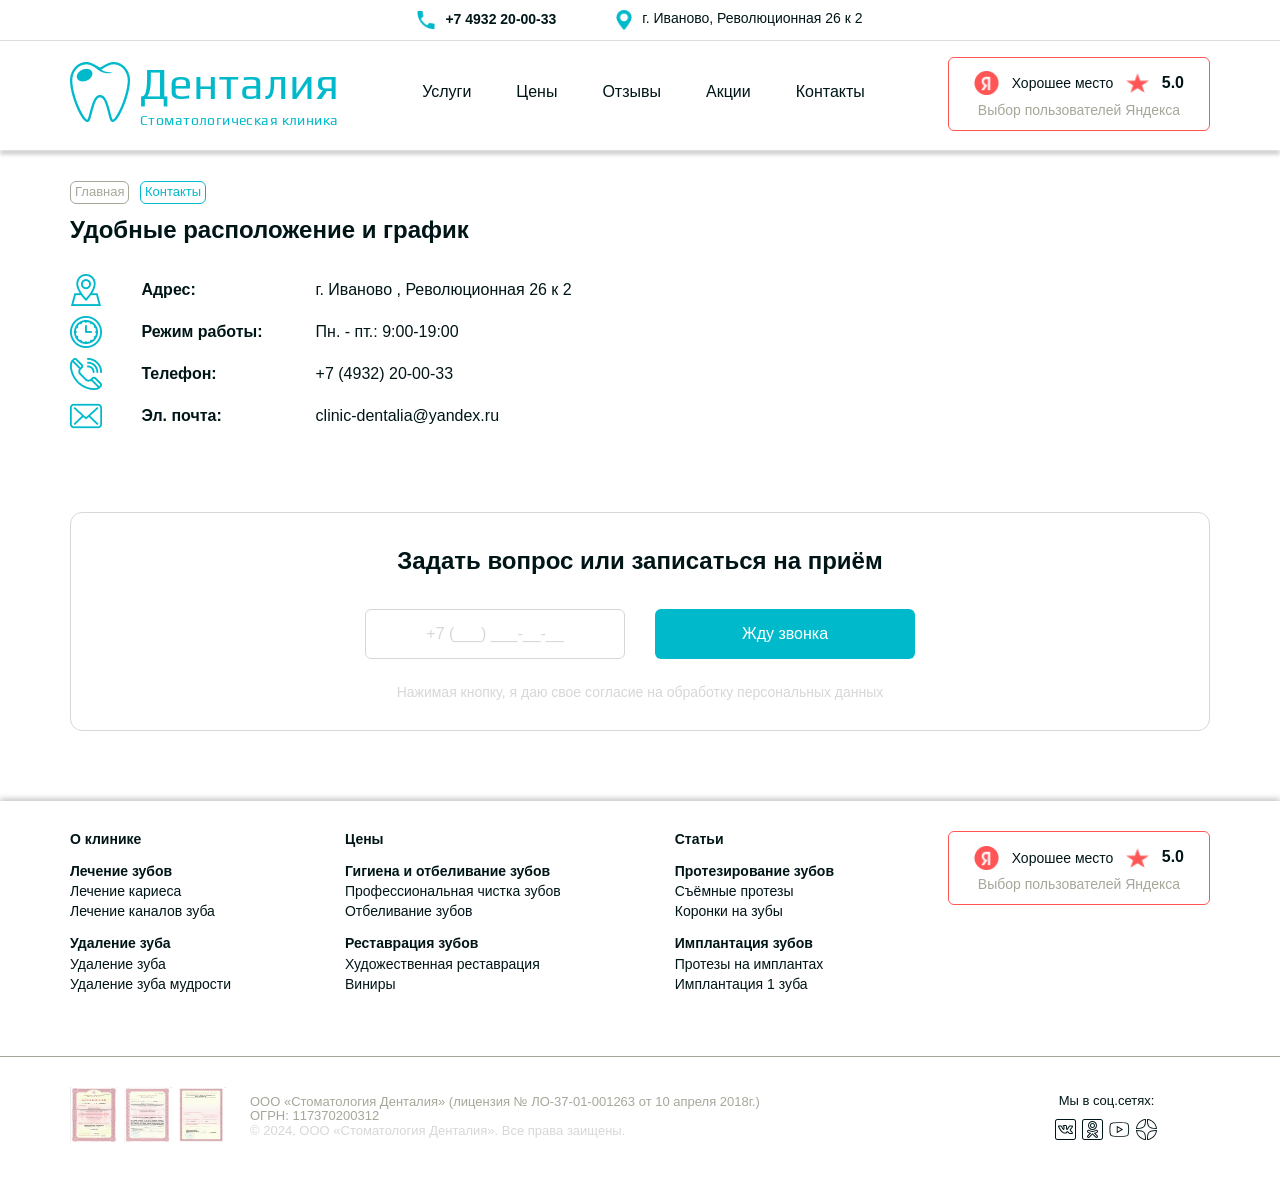
<file: kontakty.html>
<!DOCTYPE html>
   <html lang="en">
   <head>
    <meta charset="UTF-8">
    <meta name="viewport" content="width=device-width, initial-scale=1.0">
    <title>Контакты</title>
    <link rel="stylesheet" href="font-awesome-4.7.0/css/font-awesome.min.css">
    <link rel="stylesheet" href="css/normalise.css" />
    <link
      rel="stylesheet" type="text/css"
      href="https://cdn.jsdelivr.net/npm/swiper@9/swiper-bundle.min.css"
    />
    <link rel="stylesheet" href="css/global.css" />    
    <link rel="stylesheet" href="css/main.css" />
    <link rel="stylesheet" href="css/vrachi-main.css" />
    <link rel="stylesheet" href="css/media.css" />
    <link rel="stylesheet" href="css/media__vrachi.css" />

    <script src="js/inputmask.min.js"></script>
    <script src="js/just-validate.min.js"></script>
    <script src="https://cdn.jsdelivr.net/npm/swiper@9/swiper-bundle.min.js"></script>
    
   </head>
   <body>
    <header class="header 
    ">
     
        <nav class="nav__header">
          <div class="nav__header-contacts">
            <div class="nav__header-contacts--tel">
              <img src="img/tel_icon.png" alt="" class="nav__header-top-icon-tel">
              <p class="nav__header-contacts--text-tel">+7 4932 20-00-33</p>
            </div>
            <div class="nav__header-contacts--adress">
              <img src="img/adress_icon.png" alt="" class="nav__header-top-icon-addr">
              <p class="nav__header-contacts--text-addr">г. Иваново, Революционная 26 к 2</p>
            </div>            
          </div>
          <div class="linie__gray"></div>
          

          <div class="nav__header-menu">
            <div class="nav__header-logo">
              <a href="index.html" class="header-logo">
              <img src="img/logo.png" alt="" class="nav__header-logo__img">
              </a>
              <div class="nav__header-logo--text">
                <a href="index.html" class="logo__text-title">Денталия</a>
                <a href="" class="logo__text-subtitle">Стоматологическая клиника</a>                
              </div>
            
            </div>
            
            <ul class="nav__header-menu--list">
              <li class="nav__header-menu--item" id="services"><a href="#" class="nav__header-menu--link blank--link">Услуги</a></li>
              <li class="nav__header-menu--item"><a href="ceny.html" class="nav__header-menu--link">Цены</a></li>
              <li class="nav__header-menu--item"><a href="otzyvy.html" class="nav__header-menu--link">Отзывы</a></li>
              <li class="nav__header-menu--item"><a href="akcii.html" class="nav__header-menu--link">Акции</a></li>
              <li class="nav__header-menu--item"><a href="kontakty.html" class="nav__header-menu--link">Контакты</a></li>
            </ul>
            <div class="nav__header-menu--grade">
              <div class="grade__header">
                <img src="img/yandex-icon.png" alt="" class="grade__header-serv">
                <p class="grade__header--text">Хорошее место</p>
                <img src="img/nav__star.png" alt="" class="grade__header-star">
                <span class="grade__header--cifra">5.0</span>
              </div>
              <p class="grade__bottom">Выбор пользователей Яндекса</p>
            </div>
            <div class="nav__header-menu--burger burger">
              <p class="grade__header--text nav__header-menu--burger--text">Меню</p>
              <button class="burger__button btn-reset"><svg width="30" height="20" viewBox="0 0 31 21" fill="none" xmlns="http://www.w3.org/2000/svg">
                <line x1="0.5" y1="3.5" x2="30.5" y2="3.5" stroke="#00B9CB" stroke-width="2"/>
                <line x1="0.5" y1="11.5" x2="30.5" y2="11.5" stroke="#00B9CB" stroke-width="2"/>
                <line x1="0.5" y1="19.5" x2="24.5" y2="19.5" stroke="#00B9CB" stroke-width="2"/>
                </svg>
              </button>
            </div>
            <div class="burger-menu">
              <div class="container">
                <div class="burger-menu__inner ramka">
                  <button class="burger-menu__button btn-reset"></button>
                  <svg class="burger-menu__detail" width="40" height="23" viewBox="0 0 40 23" fill="none" xmlns="http://www.w3.org/2000/svg">
                    <g filter="url(#filter0_d_6098_813)">
                      <path d="M20 8L36 22.1887H4L20 8Z" fill="white" />
                    </g>
                    <defs>
                      <filter id="filter0_d_6098_813" x="0" y="0" width="40" height="22.1887" filterUnits="userSpaceOnUse" color-interpolation-filters="sRGB">
                        <feFlood flood-opacity="0" result="BackgroundImageFix" />
                        <feColorMatrix in="SourceAlpha" type="matrix" values="0 0 0 0 0 0 0 0 0 0 0 0 0 0 0 0 0 0 127 0" result="hardAlpha" />
                        <feOffset dy="-4" />
                        <feGaussianBlur stdDeviation="2" />
                        <feColorMatrix type="matrix" values="0 0 0 0 0.866667 0 0 0 0 0.870588 0 0 0 0 0.85098 0 0 0 1 0" />
                        <feBlend mode="normal" in2="BackgroundImageFix" result="effect1_dropShadow_6098_813" />
                        <feBlend mode="normal" in="SourceGraphic" in2="effect1_dropShadow_6098_813" result="shape" />
                      </filter>
                    </defs>
                  </svg>
                  <button class="burger-menu__cross btn-reset">
                    <img src="img/cross.png" alt="" class="burger-menu__img">
                  </button>
                  
                  <ul class="burger-menu__list">
                    <li class="burger-menu__item burger__title">О клинике:</li>
                    <li class="burger-menu__item"><a href="akcii.html" class="burger-menu__link">Акции</a></li>
                    <li class="burger-menu__item"><a href="ceny.html" class="burger-menu__link">Цены</a></li>
                    <li class="burger-menu__item"><a href="otzyvy.html" class="burger-menu__link">Отзывы</a></li>
                    <li class="burger-menu__item"><a href="vrachi.html" class="burger-menu__link">Врачи</a></li>
                    <li class="burger-menu__item"><a href="rassrochka.html" class="burger-menu__link">Рассрочка</a></li>
                    <li class="burger-menu__item"><a href="nalogovyj-vychet.html" class="burger-menu__link">Налоговый вычет</a></li>
                    <li class="burger-menu__item"><a href="blog.html" class="burger-menu__link">Статьи</a></li>
                    <li class="burger-menu__item"><a href="kontakty.html" class="burger-menu__link">Контакты</a></li>
                  </ul>
                  <ul class="burger-menu__list">
                    <li class="burger-menu__item burger__title">Услуги:</li>
                    <li class="burger-menu__item"><a href="lechenie-zubov.html" class="burger-menu__link">Лечение зубов</a></li>
                    <li class="burger-menu__item"><a href="gigiena-i-otbelivanie-zubov.html" class="burger-menu__link">Гигиена и отбеливание зубов</a></li>
                    <li class="burger-menu__item"><a href="udalenie-zubov.html" class="burger-menu__link">Удаление зуба</a></li>
                    <li class="burger-menu__item"><a href="restavraciya-zubov.html" class="burger-menu__link">Реставрация зубов</a></li>
                    <li class="burger-menu__item"><a href="protezirovanie-zubov.html" class="burger-menu__link">Протезирование зубов</a></li>
                    <li class="burger-menu__item"><a href="implantaciya-zubov.html" class="burger-menu__link">Имплантация зубов</a></li>              
                  </ul>
                </div>
      
              </div>
      
            </div>
          </div>
          <div class="nav__shadow"></div>          
        </nav>
        
    </header>
    <div class="thanks__popup">
      <div class="thanks__popup-inner">
        <div class="thanks__popup-main">
          <h4 class="thanks__popup-title">Заявка принята. Спасибо, что обратились к нам!</h4>
          <p class="thanks__popup-text">Позвоним вам в течение 10 минут в рабочее время (c 09:00 до 19:00 пн.-сб.)</p>
          <button class="thanks__popup-button btn-reset"></button>
          
        </div>

      </div>

    </div>
    <main>
      <section class="submenu">
    <div class="container">
      <div class="submenu__inner hero__inner-pos">
        <div class="hero__ramka-links">
          <a href="index.html" class="submenu-list-item service-item">Главная</a>          
          <a href="#" class="submenu-list-item service-item service-item--last">Контакты</a> 
        </div>
        <div class="hover-menu vrachi__hover-menu">              
          <div class="hover-menu__inner">
            <svg class="hover-menu__svg" width="70" height="32" viewBox="0 0 70 32" fill="none" xmlns="http://www.w3.org/2000/svg">
              <g filter="url(#filter0_d_6130_4388)">
                <path d="M35 8L66 32H4L35 8Z" fill="white" />
              </g>
              <defs>
                <filter id="filter0_d_6130_4388" x="0" y="0" width="70" height="32" filterUnits="userSpaceOnUse" color-interpolation-filters="sRGB">
                  <feFlood flood-opacity="0" result="BackgroundImageFix" />
                  <feColorMatrix in="SourceAlpha" type="matrix" values="0 0 0 0 0 0 0 0 0 0 0 0 0 0 0 0 0 0 127 0" result="hardAlpha" />
                  <feOffset dy="-4" />
                  <feGaussianBlur stdDeviation="2" />
                  <feComposite in2="hardAlpha" operator="out" />
                  <feColorMatrix type="matrix" values="0 0 0 0 0.866667 0 0 0 0 0.870588 0 0 0 0 0.85098 0 0 0 1 0" />
                  <feBlend mode="normal" in2="BackgroundImageFix" result="effect1_dropShadow_6130_4388" />
                  <feBlend mode="normal" in="SourceGraphic" in2="effect1_dropShadow_6130_4388" result="shape" />
                </filter>
              </defs>
            </svg>
            <button class="hover-menu__cross btn-reset">
              <!-- <img src="img/cross.png" alt="" class="hover-menu__img"> -->
            </button>
            
            <div class="hover-menu__cards">
              <div class="hover-menu__card">
                <ul class="hover-menu__list">
                  <li class="hover-menu__item hover-item__title"><a href="lechenie-zubov.html" class="hover-menu__link">Лечение зубов</a></li>
                  <li class="hover-menu__item "><a href="lechenie-kariesa.html" class="hover-menu__link">Лечение кариеса</a></li>
                  <li class="hover-menu__item "><a href="lechenie-kanalov-zuba.html" class="hover-menu__link">Лечение каналов зуба</a></li>
                </ul>
              </div>
              <div class="hover-menu__card">
                <ul class="hover-menu__list">
                  <li class="hover-menu__item hover-item__title"><a href="udalenie-zubov.html" class="hover-menu__link">Удаление зуба</a></li>
                  <li class="hover-menu__item"><a href="udalenie-zuba.html" class="hover-menu__link">Удаление зуба</a></li>
                  <li class="hover-menu__item"><a href="udalenie-zuba-mudrosti.html" class="hover-menu__link">Удаление зуба мудрости</a></li>
                </ul>
              </div>
              <div class="hover-menu__card">
                <ul class="hover-menu__list">
                  <li class="hover-menu__item hover-item__title"><a href="protezirovanie-zubov.html" class="hover-menu__link">Протезирование зубов</a></li>
                  <li class="hover-menu__item"><a href="syemnye-protezy.html" class="hover-menu__link">Съемные протезы</a></li>
                  <li class="hover-menu__item"><a href="koronki-na-zuby.html" class="hover-menu__link">Коронки на зубы</a></li>
                </ul>
              </div>
              <div class="hover-menu__card">
                <ul class="hover-menu__list">
                  <li class="hover-menu__item hover-item__title"><a href="gigiena-i-otbelivanie-zubov.html" class="hover-menu__link">Гигиена и отбеливание зубов</a></li>
                  <li class="hover-menu__item"><a href="professional'naya-chistka-zubov.html" class="hover-menu__link">Профессиональная чистка зубов</a></li>
                  <li class="hover-menu__item"><a href="otbelivanie-zubov.html" class="hover-menu__link">Отбеливание зубов</a></li>
                </ul>
              </div>
              <div class="hover-menu__card">
                <ul class="hover-menu__list">
                  <li class="hover-menu__item hover-item__title"><a href="restavraciya-zubov.html" class="hover-menu__link">Реставрация зубов</a></li>
                  <li class="hover-menu__item"><a href="hudozhestvennaya-restavraciya-zubov.html" class="hover-menu__link">Художественная реставрация зубов</a></li>
                  <li class="hover-menu__item"><a href="viniry.html" class="hover-menu__link">Виниры</a></li>
                </ul>
              </div>
              <div class="hover-menu__card">
                <ul class="hover-menu__list">
                  <li class="hover-menu__item hover-item__title"><a href="implantaciya-zubov.html" class="hover-menu__link">Имплантация зубов</a></li>
                  <li class="hover-menu__item"><a href="protezy-na-implantah.html" class="hover-menu__link">Протезы на имплантах</a></li>
                  <li class="hover-menu__item"><a href="implant-1-zuba.html" class="hover-menu__link">Имплант 1 зуба</a></li>
                </ul>
              </div>

            </div>
          </div>
        
      </div>      
      </div>
    </div>
      </section>
      <!-- <div class="hero__ramka-links">
        <a href="index.html" class="service-item--first">Главная</a>
        <a href="#" class="service-item service-item--last">Контакты</a>
      </div> -->
      <section class="address">
        <div class="container">
          <div class="address__inner">
            <div class="address__inner-left">
              <h2 class="address__top--title title">Удобные расположение и график</h2>
              <div class="address__inner-contacts">
                <div class="address__contact">                  
                  <img class="address__contact-img" src="img/mapmarker-icon.png" alt="" class="address__inner-img">
                  <h4 class="address__inner-contact">Адрес:</h4>
                  <p class="address__inner-text">г. Иваново , Революционная 26 к 2</p>
                </div>
                <div class="address__contact">                  
                  <img class="address__contact-img" src="img/time-icon.png" alt="" class="address__inner-img">
                  <h4 class="address__inner-contact ">Режим работы:	</h4>
                  <p class="address__inner-text">Пн. - пт.: 9:00-19:00</p>
                </div>
                <div class="address__contact">                  
                  <img class="address__contact-img" src="img/telephone-icon.png" alt="" class="address__inner-img">
                  <h4 class="address__inner-contact">Телефон:</h4>
                  <p class="address__inner-text">+7 (4932) 20-00-33</p>
                </div>
                <div class="address__contact">                  
                  <img class="address__contact-img" src="img/email-icon.png" alt="" class="address__inner-img">
                  <h4 class="address__inner-contact ">Эл. почта:</h4>
                  <p class="address__inner-text">clinic-dentalia@yandex.ru</p>
                </div>                  
              </div>
            </div>
            <div class="address__inner-right">
              <div class="adress__map">
                <script type="text/javascript" charset="utf-8" async src="https://api-maps.yandex.ru/services/constructor/1.0/js/?um=constructor%3A2ff6bb23a4d5924550d6d46565c9dff6567d09d2554a94e7eb0afa87e7695185&amp;width=auto&amp;height=401&amp;lang=ru_RU&amp;scroll=true"></script>
              </div>
            </div>
          </div>
        </div>
      </section>
      <section class="question">
        <div class="container">
          <div class="question__inner ramka ">
            <h2 class="ratings__inner-title title question__inner-title">Задать вопрос или записаться на приём</h2>
            <form class="form question__form" id="form2" autocomplete="off">
              <div class="input__wrap">
                <input class="question__input" type="tel" name="tel2" id="tel2" placeholder="+7 (___) ___-__-__" autocomplete="off">
              </div>
             
              <button class="question__button button btn-reset btn2">Жду звонка</button>
            </form> 
            <p class="question__inner-text">Нажимая кнопку, я даю свое согласие на обработку персональных данных</p> 

          </div>
        </div>
      </section>
    </main>
    <footer class="footer">
      <div class="container footer__container">
        <div class="footer__inner-top">
          <ul class="footer__menu">
            <li class="footer__item item-title about__clinica"><a href="#" class="footer__link blank--link">О клинике</a></li>
            <li class="footer__item item-subtitle"><a href="lechenie-zubov.html" class="footer__link">Лечение зубов</a></li>
            <li class="footer__item"><a href="lechenie-kariesa.html" class="footer__link">Лечение кариеса</a></li>
            <li class="footer__item"><a href="lechenie-kanalov-zuba.html" class="footer__link">Лечение каналов зуба</a></li>
            <li class="footer__item item-subtitle"><a href="udalenie-zubov.html" class="footer__link">Удаление зуба</a></li>
            <li class="footer__item"><a href="udalenie-zuba.html" class="footer__link">Удаление зуба</a></li>
            <li class="footer__item"><a href="udalenie-zuba-mudrosti.html" class="footer__link">Удаление зуба мудрости</a></li>
          </ul>
          <ul class="footer__menu">
            <li class="footer__item item-title"><a href="ceny.html" class="footer__link">Цены</a></li>
            <li class="footer__item item-subtitle"><a href="gigiena-i-otbelivanie-zubov.html" class="footer__link">Гигиена и отбеливание зубов</a></li>
            <li class="footer__item"><a href="professional'naya-chistka-zubov.html" class="footer__link">Профессиональная чистка зубов</a></li>
            <li class="footer__item"><a href="otbelivanie-zubov.html" class="footer__link">Отбеливание зубов</a></li>
            <li class="footer__item item-subtitle"><a href="restavraciya-zubov.html" class="footer__link">Реставрация зубов</a></li>
            <li class="footer__item"><a href="hudozhestvennaya-restavraciya-zubov.html" class="footer__link">Художественная реставрация</a></li>
            <li class="footer__item"><a href="viniry.html" class="footer__link">Виниры</a></li>
          </ul>
          
            <ul class="footer__menu">
              <li class="footer__item item-title"><a href="blog.html" class="footer__link">Статьи</a></li>
              <li class="footer__item item-subtitle"><a href="protezirovanie-zubov.html" class="footer__link">Протезирование зубов</a></li>
              <li class="footer__item"><a href="syemnye-protezy.html" class="footer__link">Съёмные протезы</a></li>
              <li class="footer__item"><a href="koronki-na-zuby.html" class="footer__link">Коронки на зубы</a></li>
              <li class="footer__item item-subtitle"><a href="implantaciya-zubov.html" class="footer__link">Имплантация зубов</a></li>
              <li class="footer__item"><a href="protezy-na-implantah.html" class="footer__link">Протезы на имплантах</a></li>
              <li class="footer__item"><a href="implant-1-zuba.html" class="footer__link">Имплантация 1 зуба</a></li>
            </ul> 
            <div class="nav__header-menu--grade footer-menu--grade">
              <div class="grade__header">
                <img src="img/yandex-icon.png" alt="" class="grade__header-serv">
                <p class="grade__header--text">Хорошее место</p>
                <img src="img/nav__star.png" alt="" class="grade__header-star">
                <span class="grade__header--cifra">5.0</span>
              </div>
              <p class="grade__bottom">Выбор пользователей Яндекса</p>
            </div>
            <button class="nav__header-menu--burger btn-reset footer__burger footer-burger__button">
              <p class="grade__header--text nav__header-menu--burger--text footer__burger--text">Меню</p>
              <svg width="30" height="20" viewBox="0 0 31 21" fill="none" xmlns="http://www.w3.org/2000/svg">
                <line x1="0.5" y1="3.5" x2="30.5" y2="3.5" stroke="#00B9CB" stroke-width="2"/>
                <line x1="0.5" y1="11.5" x2="30.5" y2="11.5" stroke="#00B9CB" stroke-width="2"/>
                <line x1="0.5" y1="19.5" x2="24.5" y2="19.5" stroke="#00B9CB" stroke-width="2"/>
                </svg>
              
            </button>
            <div class="footer__inner-bottom--right footer__menu1279">
              <div class="footer__title">Мы в соц.сетях:</div>
              <div class="footer__socials">
                <a href="https://vk.com/clinic_dentalia
                " target="_blank"><svg class="footer__socials-item" width="21" height="21" viewBox="0 0 21 21" fill="none" xmlns="http://www.w3.org/2000/svg">
                  <path d="M2.5 0C1.12524 0 0 1.12524 0 2.5V18.5C0 19.8748 1.12524 21 2.5 21H18.5C19.8748 21 21 19.8748 21 18.5V2.5C21 1.12524 19.8748 0 18.5 0H2.5ZM2.5 1H18.5C19.3342 1 20 1.66576 20 2.5V18.5C20 19.3342 19.3342 20 18.5 20H2.5C1.66576 20 1 19.3342 1 18.5V2.5C1 1.66576 1.66576 1 2.5 1ZM9.69824 5.99609C9.1695 5.99488 8.69803 6.02443 8.27637 6.23145L8.27539 6.23242C8.06982 6.3337 7.92494 6.46235 7.80957 6.61523C7.75189 6.69168 7.69279 6.7603 7.66113 6.93457C7.6453 7.0217 7.63641 7.16291 7.72754 7.31543C7.81867 7.46795 8.0019 7.55468 8.11914 7.57031C8.20058 7.58115 8.38441 7.6594 8.40137 7.68262L8.40234 7.68457C8.40234 7.68457 8.47363 7.87057 8.49414 8.03613C8.51465 8.20169 8.51367 8.33594 8.51367 8.33594C8.51346 8.34929 8.51379 8.36265 8.51465 8.37598C8.51465 8.37598 8.54361 8.80976 8.52441 9.25781C8.51676 9.43639 8.49367 9.59526 8.46973 9.7373C8.29167 9.54072 8.02931 9.18473 7.65039 8.52832C7.23005 7.79972 6.89551 7.14648 6.89551 7.14648C6.87794 7.08957 6.8158 6.91251 6.57324 6.73438C6.30808 6.53894 6.05176 6.50977 6.05176 6.50977C6.0196 6.50332 5.9869 6.50005 5.9541 6.5L3.9834 6.50098C3.9834 6.50098 3.86524 6.49414 3.72363 6.51367C3.58203 6.5332 3.36879 6.5491 3.16309 6.79297L3.16211 6.79395C2.97827 7.01361 2.98939 7.25641 3.01172 7.39355C3.03405 7.5307 3.08398 7.63477 3.08398 7.63477C3.08495 7.63672 3.08592 7.63868 3.08691 7.64062C3.08691 7.64062 4.69886 11.0297 6.52051 13.0254C7.84335 14.4744 9.20112 14.499 10.3213 14.499H11.1572C11.3706 14.499 11.5637 14.4907 11.7773 14.3662C11.991 14.2417 12.1348 13.9387 12.1348 13.7285C12.1348 13.5083 12.1677 13.3351 12.208 13.2461C12.2364 13.1835 12.2589 13.161 12.2939 13.1426C12.3014 13.1473 12.2966 13.1445 12.3174 13.1592C12.4006 13.2177 12.5381 13.3511 12.6875 13.5176C12.9864 13.8504 13.3256 14.307 13.7812 14.6201C14.1077 14.8446 14.416 14.9443 14.6504 14.9805C14.7973 15.0031 14.9113 14.9988 14.9922 14.9922L16.8594 15C16.8705 15 16.8815 14.9997 16.8926 14.999C16.8926 14.999 17.2143 15.0028 17.5488 14.8027C17.7161 14.7027 17.9134 14.5131 17.9775 14.2363C18.0417 13.9596 17.9611 13.6729 17.8037 13.4111V13.4102C17.831 13.4555 17.779 13.3624 17.7256 13.2754C17.6722 13.1884 17.5947 13.0712 17.4834 12.9258C17.2608 12.6349 16.9043 12.228 16.3281 11.6914H16.3271C16.0345 11.4191 15.8369 11.2263 15.7559 11.1191C15.6749 11.012 15.7014 11.0683 15.707 11.041C15.7182 10.9865 16.0695 10.4798 16.7842 9.52539C17.2186 8.94444 17.5235 8.50829 17.7246 8.14551C17.9257 7.78273 18.0707 7.46855 17.9697 7.08398L17.9688 7.08203C17.9239 6.91322 17.8015 6.75762 17.6758 6.67285C17.5501 6.58808 17.4309 6.55493 17.3242 6.53418C17.1109 6.49269 16.9248 6.5 16.752 6.5C16.3896 6.5 14.7817 6.5127 14.6494 6.5127C14.493 6.5127 14.2345 6.58382 14.1201 6.65234C13.8326 6.82539 13.75 7.05273 13.75 7.05273C13.7448 7.06234 13.7399 7.07211 13.7354 7.08203C13.7354 7.08203 13.4037 7.81749 12.9766 8.54395C12.5439 9.28081 12.2242 9.63225 12.0312 9.79492C12.0259 9.76599 12.0269 9.78948 12.0234 9.74902C12.0061 9.54325 12.0254 9.25891 12.0254 8.98145C12.0254 8.23419 12.0887 7.7112 12.0547 7.24902C12.0377 7.01794 11.9949 6.77964 11.8428 6.56055C11.6907 6.34145 11.4376 6.19911 11.1875 6.13867C11.0374 6.10247 10.8664 6.00832 10.2471 6.00195H10.2461C10.0567 6.00006 9.87449 5.9965 9.69824 5.99609ZM10.2363 7.00195C10.7843 7.00758 10.6478 7.03775 10.9521 7.11133C11.0465 7.13413 11.0237 7.134 11.0215 7.13086C11.0193 7.12771 11.047 7.17926 11.0576 7.32324C11.0788 7.61119 11.0254 8.1837 11.0254 8.98145C11.0254 9.19898 10.9991 9.50941 11.0264 9.83301C11.0536 10.1566 11.1338 10.5719 11.5205 10.8223C11.7038 10.9411 11.9166 10.9486 12.0986 10.9033C12.2806 10.8581 12.4458 10.7638 12.6191 10.625C12.9659 10.3473 13.3527 9.87873 13.8389 9.05078C14.2933 8.27793 14.6238 7.54199 14.6348 7.51758C14.6369 7.51586 14.6391 7.51467 14.6416 7.5127C14.6478 7.51276 14.6414 7.5127 14.6494 7.5127C14.8361 7.5127 16.4143 7.5 16.752 7.5C16.8308 7.5 16.8595 7.50475 16.9219 7.50684C16.9049 7.56347 16.9238 7.52735 16.8496 7.66113C16.6941 7.94173 16.4075 8.35873 15.9834 8.92578C15.2866 9.85635 14.8547 10.221 14.7275 10.8389C14.664 11.1478 14.7831 11.4903 14.958 11.7217C15.1329 11.9531 15.3536 12.1514 15.6465 12.4238C16.1888 12.9288 16.5069 13.2956 16.6895 13.5342C16.7807 13.6535 16.8383 13.7396 16.874 13.7979C16.9098 13.8561 16.9009 13.85 16.9473 13.9268C16.9778 13.9779 16.9665 13.9467 16.9717 13.9619C16.9117 13.9788 16.8391 13.9992 16.835 14L14.9961 13.9922C14.963 13.9922 14.9299 13.9954 14.8975 14.002C14.8975 14.002 14.9021 14.0074 14.8037 13.9922C14.7053 13.977 14.5489 13.9344 14.3477 13.7959C14.1048 13.629 13.7648 13.2206 13.4316 12.8496C13.2651 12.6641 13.099 12.486 12.8926 12.3408C12.6862 12.1957 12.3774 12.0592 12.0439 12.1641C11.6978 12.2727 11.4284 12.5429 11.2969 12.833C11.199 13.049 11.191 13.2746 11.1758 13.499C11.1592 13.5003 11.1783 13.499 11.1572 13.499H10.3213C9.18546 13.499 8.37895 13.5776 7.25879 12.3506C5.75204 10.6999 4.37156 7.95351 4.14648 7.50098L5.88086 7.5C5.91134 7.5117 5.97659 7.5362 5.98047 7.53906L5.98242 7.54102C5.91902 7.49468 5.98535 7.55957 5.98535 7.55957C5.99147 7.57454 5.99832 7.58921 6.00586 7.60352C6.00586 7.60352 6.34952 8.27492 6.78418 9.02832C7.21054 9.76691 7.52123 10.2283 7.82129 10.5332C7.97132 10.6856 8.12277 10.8079 8.3252 10.877C8.52762 10.946 8.789 10.9207 8.96484 10.8242C9.32406 10.6276 9.37232 10.3376 9.43066 10.084C9.48909 9.83006 9.51235 9.55957 9.52344 9.30078C9.54496 8.79848 9.51452 8.36376 9.5127 8.33691C9.51281 8.3275 9.51509 8.14622 9.48633 7.91406C9.45688 7.67634 9.42403 7.38568 9.20898 7.09277L9.20801 7.0918C9.20651 7.08975 9.20463 7.08989 9.20312 7.08789C9.4875 7.04711 9.73083 6.9969 10.2363 7.00195ZM14.6475 7.49219L14.6406 7.50781C14.6396 7.50842 14.6399 7.50709 14.6387 7.50781C14.6408 7.50378 14.6475 7.49219 14.6475 7.49219Z" fill="#001517"/>
                  </svg></a>
                <a href="https://m.ok.ru/group/70000004744271
                " target="_blank"><svg class="footer__socials-item" width="21" height="21" viewBox="0 0 21 21" fill="none" xmlns="http://www.w3.org/2000/svg">
                  <path d="M2.5 0C1.12524 0 0 1.12524 0 2.5V18.5C0 19.8748 1.12524 21 2.5 21H18.5C19.8748 21 21 19.8748 21 18.5V2.5C21 1.12524 19.8748 0 18.5 0H2.5ZM2.5 1H18.5C19.3342 1 20 1.66576 20 2.5V18.5C20 19.3342 19.3342 20 18.5 20H2.5C1.66576 20 1 19.3342 1 18.5V2.5C1 1.66576 1.66576 1 2.5 1ZM10.5 2C8.02038 2 6 4.02038 6 6.5C6 8.97962 8.02038 11 10.5 11C12.9796 11 15 8.97962 15 6.5C15 4.02038 12.9796 2 10.5 2ZM10.5 3C12.4394 3 14 4.56062 14 6.5C14 8.43938 12.4394 10 10.5 10C8.56062 10 7 8.43938 7 6.5C7 4.56062 8.56062 3 10.5 3ZM10.5 4C9.12521 4 8 5.12521 8 6.5C8 7.87479 9.12521 9 10.5 9C11.8748 9 13 7.87479 13 6.5C13 5.12521 11.8748 4 10.5 4ZM10.5 5C11.3343 5 12 5.66565 12 6.5C12 7.33435 11.3343 8 10.5 8C9.66565 8 9 7.33435 9 6.5C9 5.66565 9.66565 5 10.5 5ZM14.4756 10.748C14.1864 10.7518 13.8957 10.8382 13.6426 11.0137H13.6416L13.6406 11.0146C12.7164 11.6604 11.6342 12 10.5 12C9.36865 12 8.28837 11.6619 7.36426 11.0195C6.68881 10.5491 5.74544 10.7189 5.27637 11.3945C4.80659 12.0698 4.97625 13.0127 5.65137 13.4824C6.22708 13.8826 6.87915 14.1129 7.52344 14.3555L5.43945 16.4395C4.85792 17.021 4.85792 17.979 5.43945 18.5605C5.7302 18.8513 6.11705 19 6.5 19C6.88295 19 7.2698 18.8513 7.56055 18.5605L10.5 15.6211L13.4395 18.5605C13.7302 18.8513 14.117 19 14.5 19C14.883 19 15.2698 18.8513 15.5605 18.5605C16.1421 17.979 16.1421 17.021 15.5605 16.4395L13.5303 14.4082C14.1679 14.1656 14.7885 13.8731 15.3584 13.4756C16.0324 13.0049 16.2012 12.0616 15.7305 11.3867C15.4953 11.0494 15.1414 10.839 14.7627 10.7715C14.668 10.7546 14.572 10.7468 14.4756 10.748ZM14.5879 11.75C14.7132 11.7722 14.8299 11.8438 14.9102 11.959C15.0714 12.1902 15.0171 12.494 14.7861 12.6553C14.082 13.1464 13.3077 13.5036 12.4912 13.7275L11.6621 13.9551L12.2695 14.5635L14.8535 17.1465C15.053 17.3459 15.053 17.6541 14.8535 17.8535C14.7533 17.9538 14.629 18 14.5 18C14.371 18 14.2467 17.9538 14.1465 17.8535L10.5 14.207L6.85352 17.8535C6.75326 17.9538 6.62905 18 6.5 18C6.37095 18 6.24674 17.9538 6.14648 17.8535C5.94702 17.6541 5.94702 17.3459 6.14648 17.1465L9.33789 13.9551L8.50879 13.7275C7.69526 13.504 6.92432 13.1489 6.22266 12.6611C5.99078 12.4998 5.93644 12.1976 6.09766 11.9658V11.9648C6.25758 11.7345 6.56241 11.6793 6.79297 11.8398V11.8408C7.88286 12.5984 9.16835 13 10.5 13C11.8344 13 13.1224 12.5966 14.2129 11.835C14.3289 11.7545 14.4626 11.7278 14.5879 11.75Z" fill="#001517"/>
                  </svg></a>
                <a href="https://www.youtube.com/@user-dp1gs4bh2r
                " target="_blank"><svg class="footer__socials-item" width="21" height="16" viewBox="0 0 23 17" fill="none" xmlns="http://www.w3.org/2000/svg">
                  <path d="M11.2012 0.5C7.90039 0.5 4.80078 0.75 3.15039 1.09961C2.05078 1.34961 1.09961 2.09961 0.900391 3.25C0.701172 4.44922 0.5 6.25 0.5 8.5C0.5 10.75 0.699219 12.5 0.949219 13.75C1.15039 14.8496 2.09961 15.6504 3.19922 15.9004C4.95117 16.25 7.94922 16.5 11.25 16.5C14.5508 16.5 17.5488 16.25 19.2988 15.9004C20.4004 15.6504 21.3496 14.9004 21.5488 13.75C21.75 12.5 22 10.7012 22.0488 8.45117C22.0488 6.20117 21.7988 4.40039 21.5488 3.15039C21.3496 2.05078 20.4004 1.25 19.2988 1C17.5488 0.75 14.5 0.5 11.2012 0.5ZM11.2012 1.5C14.8008 1.5 17.6992 1.79883 19.0996 2.04883C19.8496 2.25 20.4492 2.75 20.5488 3.40039C20.8496 5 21.0488 6.70117 21.0488 8.45117C21 10.5996 20.75 12.3496 20.5488 13.5996C20.4004 14.5488 19.4004 14.8496 19.0996 14.9512C17.2988 15.3008 14.2988 15.5488 11.2988 15.5488C8.29883 15.5488 5.25 15.3496 3.5 14.9512C2.75 14.75 2.15039 14.25 2.05078 13.5996C1.65039 12.1992 1.5 10.3496 1.5 8.5C1.5 6.19922 1.70117 4.5 1.90039 3.45117C2.05078 2.5 3.09961 2.19922 3.34961 2.09961C5 1.75 8.05078 1.5 11.2012 1.5ZM8.5 4.5V12.5L15.5 8.5L8.5 4.5ZM9.5 6.20117L13.5 8.5L9.5 10.7988V6.20117Z" fill="#001517"/>
                  </svg></a>
                <a href="https://dzen.ru/clinic_dentalia" target="_blank"><svg class="footer__socials-item" width="21" height="21" viewBox="0 0 23 23" fill="none" xmlns="http://www.w3.org/2000/svg">
                  <path d="M12.505 0.04788C12.4392 0.048524 12.3742 0.0621263 12.3138 0.0879083C12.2533 0.11369 12.1985 0.151146 12.1525 0.198132C12.1065 0.245118 12.0702 0.300711 12.0457 0.361731C12.0213 0.42275 12.0091 0.487998 12.0098 0.553739C12.0533 4.23132 12.2682 6.82098 13.7735 8.55472C15.2788 10.2885 17.9162 10.9437 22.4464 10.9932C22.5163 10.994 22.5856 10.9802 22.6499 10.9525C22.7141 10.9249 22.7719 10.884 22.8194 10.8327C22.8669 10.7813 22.903 10.7206 22.9256 10.6544C22.9481 10.5881 22.9565 10.5179 22.9503 10.4483C22.4501 4.94004 18.063 0.551529 12.5548 0.0498331C12.5382 0.0483546 12.5216 0.0477027 12.505 0.04788ZM10.4503 0.0508097C10.4375 0.0509762 10.4248 0.0516277 10.4122 0.0527628C4.9195 0.569103 0.548439 4.95097 0.0498721 10.4483C0.0435904 10.5179 0.0519945 10.5881 0.0745411 10.6544C0.0970878 10.7206 0.133276 10.7813 0.180766 10.8327C0.228256 10.884 0.285993 10.9249 0.350245 10.9525C0.414497 10.9802 0.483835 10.994 0.553778 10.9932C5.07055 10.9412 7.70111 10.2846 9.20124 8.55081C10.7014 6.817 10.9143 4.22964 10.9581 0.556669C10.9589 0.489856 10.9462 0.423563 10.921 0.361707C10.8957 0.299851 10.8583 0.243686 10.811 0.196529C10.7636 0.149373 10.7073 0.112183 10.6454 0.0871543C10.5834 0.062126 10.5171 0.0497678 10.4503 0.0508097ZM13.0538 1.15335C17.6056 1.83381 21.1764 5.40808 21.8497 9.96194C17.8498 9.85581 15.669 9.21319 14.5284 7.89944C13.4069 6.60779 13.1259 4.383 13.0538 1.15335ZM9.91511 1.15725C9.84289 4.38217 9.5617 6.60518 8.4444 7.89651C7.30807 9.20986 5.13589 9.85236 1.15046 9.96097C1.82244 5.41802 5.37843 1.84923 9.91511 1.15725ZM0.553778 12.0069C0.483835 12.006 0.414497 12.0199 0.350245 12.0476C0.285993 12.0752 0.228256 12.116 0.180766 12.1674C0.133276 12.2187 0.0970878 12.2795 0.0745411 12.3457C0.0519945 12.4119 0.0435904 12.4821 0.0498721 12.5518C0.548952 18.0495 4.91947 22.4315 10.4122 22.9473C10.4819 22.9537 10.5522 22.9454 10.6186 22.9229C10.6849 22.9005 10.7458 22.8643 10.7972 22.8168C10.8487 22.7693 10.8896 22.7115 10.9173 22.6472C10.945 22.5828 10.9589 22.5134 10.9581 22.4434C10.9143 18.7704 10.7014 16.1831 9.20124 14.4492C7.70111 12.7154 5.07056 12.0587 0.553778 12.0069ZM22.4464 12.0069C17.9162 12.0564 15.2787 12.7116 13.7735 14.4453C12.2683 16.1791 12.0536 18.7688 12.0098 22.4463C12.009 22.5163 12.0229 22.5856 12.0505 22.6499C12.0782 22.7141 12.119 22.7718 12.1703 22.8193C12.2217 22.8668 12.2825 22.903 12.3487 22.9256C12.4149 22.9481 12.4851 22.9565 12.5548 22.9502C18.0625 22.4485 22.4496 18.061 22.9503 12.5528C22.9567 12.483 22.9484 12.4127 22.9259 12.3464C22.9034 12.28 22.8673 12.2192 22.8198 12.1677C22.7723 12.1162 22.7145 12.0753 22.6501 12.0476C22.5858 12.0199 22.5164 12.006 22.4464 12.0069ZM21.8497 13.0381C21.176 17.592 17.6052 21.1662 13.0538 21.8467C13.1261 18.617 13.407 16.3923 14.5284 15.1006C15.669 13.7869 17.8498 13.1442 21.8497 13.0381ZM1.15046 13.0391C5.13588 13.1475 7.30807 13.7901 8.4444 15.1035C9.5617 16.3949 9.84289 18.6179 9.91511 21.8428C5.37848 21.1512 1.8228 17.5826 1.15046 13.0391Z" fill="#001517"/>
                  </svg>
                  </a>
              </div>
            </div>
            
        </div>
        <div class="footer__popup">
          <div class="footer__popup-inner">
            <ul class="footer__popup-list">
              <li class="footer__popup-item"><a href="akcii.html" class="footer__popup-link">Акции</a></li>
              <li class="footer__popup-item"><a href="otzyvy.html" class="footer__popup-link">Отзывы</a></li>
              <li class="footer__popup-item"><a href="vrachi.html" class="footer__popup-link">Врачи</a></li>
              <li class="footer__popup-item"><a href="rassrochka.html" class="footer__popup-link">Рассрочка</a></li>
              <li class="footer__popup-item"><a href="nalogovyj-vychet.html" class="footer__popup-link">Налоговый вычет</a></li>
              <li class="footer__popup-item"><a href="kontakty.html" class="footer__popup-link">Контакты</a></li>
            </ul>
          </div>
          <button class="footer__popup-button btn-reset">                
          </button>
          <svg width="40" height="20" viewBox="0 0 40 20" fill="none" xmlns="http://www.w3.org/2000/svg">
            <g filter="url(#filter0_d_6274_3797)">
              <path d="M20 12L36 0H4L20 12Z" fill="white" />
            </g>
            <defs>
              <filter id="filter0_d_6274_3797" x="0" y="0" width="40" height="20" filterUnits="userSpaceOnUse" color-interpolation-filters="sRGB">
                <feFlood flood-opacity="0" result="BackgroundImageFix" />
                <feColorMatrix in="SourceAlpha" type="matrix" values="0 0 0 0 0 0 0 0 0 0 0 0 0 0 0 0 0 0 127 0" result="hardAlpha" />
                <feOffset dy="4" />
                <feGaussianBlur stdDeviation="2" />
                <feColorMatrix type="matrix" values="0 0 0 0 0 0 0 0 0 0 0 0 0 0 0 0 0 0 0.25 0" />
                <feBlend mode="normal" in2="BackgroundImageFix" result="effect1_dropShadow_6274_3797" />
                <feBlend mode="normal" in="SourceGraphic" in2="effect1_dropShadow_6274_3797" result="shape" />
              </filter>
            </defs>
          </svg>
  
        </div>
        <div class="footer__burger-menu">
          <div class="container">
            <div class="burger-menu__inner ramka">
              <button class="burger-menu__button btn-reset"></button>
              <svg class="footer-menu__detail" width="40" height="23" viewBox="0 0 40 23" fill="none" xmlns="http://www.w3.org/2000/svg">
                <g filter="url(#filter0_d_6314_202)">
                  <path d="M20 14.1887L36 4.19617e-05H4L20 14.1887Z" fill="white" />
                </g>
                <defs>
                  <filter id="filter0_d_6314_202" x="0" y="0" width="40" height="22.1887" filterUnits="userSpaceOnUse" color-interpolation-filters="sRGB">
                    <feFlood flood-opacity="0" result="BackgroundImageFix" />
                    <feColorMatrix in="SourceAlpha" type="matrix" values="0 0 0 0 0 0 0 0 0 0 0 0 0 0 0 0 0 0 127 0" result="hardAlpha" />
                    <feOffset dy="4" />
                    <feGaussianBlur stdDeviation="2" />
                    <feColorMatrix type="matrix" values="0 0 0 0 0.866667 0 0 0 0 0.870588 0 0 0 0 0.85098 0 0 0 1 0" />
                    <feBlend mode="normal" in2="BackgroundImageFix" result="effect1_dropShadow_6314_202" />
                    <feBlend mode="normal" in="SourceGraphic" in2="effect1_dropShadow_6314_202" result="shape" />
                  </filter>
                </defs>
              </svg>
              <button class="footer-menu__cross btn-reset">                
              </button>
              
              <ul class="burger-menu__list">
                <li class="burger-menu__item burger__title">О клинике:</li>
                <li class="burger-menu__item"><a href="akcii.html" class="burger-menu__link">Акции</a></li>
                <li class="burger-menu__item"><a href="ceny.html" class="burger-menu__link">Цены</a></li>
                <li class="burger-menu__item"><a href="otzyvy.html" class="burger-menu__link">Отзывы</a></li>
                <li class="burger-menu__item"><a href="vrachi.html" class="burger-menu__link">Врачи</a></li>
                <li class="burger-menu__item"><a href="rassrochka.html" class="burger-menu__link">Рассрочка</a></li>
                <li class="burger-menu__item"><a href="nalogovyj-vychet.html" class="burger-menu__link">Налоговый вычет</a></li>
                <li class="burger-menu__item"><a href="blog.html" class="burger-menu__link">Статьи</a></li>
                <li class="burger-menu__item"><a href="kontakty.html" class="burger-menu__link">Контакты</a></li>
              </ul>
              <ul class="burger-menu__list">
                <li class="burger-menu__item burger__title">Услуги:</li>
                <li class="burger-menu__item"><a href="lechenie-zubov.html" class="burger-menu__link">Лечение зубов</a></li>
                <li class="burger-menu__item"><a href="gigiena-i-otbelivanie-zubov.html" class="burger-menu__link">Гигиена и отбеливание зубов</a></li>
                <li class="burger-menu__item"><a href="udalenie-zubov.html" class="burger-menu__link">Удаление зуба</a></li>
                <li class="burger-menu__item"><a href="restavraciya-zubov.html" class="burger-menu__link">Реставрация зубов</a></li>
                <li class="burger-menu__item"><a href="protezirovanie-zubov.html" class="burger-menu__link">Протезирование зубов</a></li>
                <li class="burger-menu__item"><a href="implantaciya-zubov.html" class="burger-menu__link">Имплантация зубов</a></li>              
              </ul>
            </div>
  
          </div>
  
        </div>
      </div>
      <div class="footer-linie"></div>
      <div class="container">
        <div class="footer__inner-bottom">
          <div class="footer__inner-left-wrap">
            <div class="footer__inner-bottom--left">
              <div class="footer__inner-bottom--lisense">              
                <button class="footer-lisense btn-reset"><img src="img/license3.jpg" alt="" class="footer__inner-bottom--img"></button>
                <button class="footer-lisense btn-reset"><img src="img/license1.jpg" alt="" class="footer__inner-bottom--img"></button>
                <button class="footer-lisense btn-reset"><img src="img/license2.jpg" alt="" class="footer__inner-bottom--img"></button>             
              </div>
              <div class="swiper-footer--inner">
                <div class="swiper-footer">             
                  <div class="swiper-wrapper">
                    <div class="swiper-slide footer-swiper-slide">
                      <img src="img/license3.jpg" alt="" class="footer__swiper--img swiper--img1">
                    </div>
                    <div class="swiper-slide footer-swiper-slide">
                      <img src="img/license1.jpg" alt="" class="footer__swiper--img swiper--img2">
                    </div>
                    <div class="swiper-slide footer-swiper-slide">
                      <img src="img/license2.jpg" alt="" class="footer__swiper--img swiper--img3">
                    </div>
                  </div>
                  <div class="swiper-button-prevfoot">
                    <svg width="10" height="15" viewBox="0 0 10 15" fill="none" xmlns="http://www.w3.org/2000/svg">
                      <path d="M1.21234 8.37486L6.95758 14.1208C7.46422 14.6277 8.28532 14.6252 8.78946 14.1158C9.29361 13.6064 9.29111 12.7809 8.78447 12.2741L3.92773 7.41637L8.78447 2.55865C9.29111 2.0518 9.29361 1.22629 8.78946 0.716936C8.28532 0.207579 7.46422 0.205069 6.95758 0.711917L1.21484 6.45787C0.950289 6.72133 0.8255 7.0701 0.835484 7.41888C0.823005 7.76263 0.950289 8.1114 1.21234 8.37486Z" fill="#00B9CB"/>
                      </svg>
                  </div>
                  <div class="swiper-button-nextfoot">
                    <svg width="10" height="15" viewBox="0 0 10 17" fill="none" xmlns="http://www.w3.org/2000/svg">
                      <path d="M9.54551 9.65228L2.65123 16.5474C2.04326 17.1556 1.05793 17.1526 0.452962 16.5414C-0.15201 15.9302 -0.149015 14.9396 0.458952 14.3313L6.28704 8.50208L0.458952 2.67282C-0.149015 2.0646 -0.15201 1.07399 0.452962 0.462763C1.05793 -0.148466 2.04326 -0.151478 2.65123 0.456741L9.54251 7.35189C9.85997 7.66804 10.0097 8.08657 9.99774 8.50509C10.0127 8.9176 9.85997 9.33612 9.54551 9.65228Z" fill="#00B9CB" />
                    </svg>
                  </div>
                  
                  </div>
                 
                  <button class="swiper-button--cross btn-reset"></buton>
                  <button class="swiper-button--lupa btn-reset">
                    <svg width="30" height="30" viewBox="0 0 40 40" fill="none" xmlns="http://www.w3.org/2000/svg">
                      <path d="M18.8889 30H21.1111V21.1111H30V18.8889H21.1111V10H18.8889V18.8889H10V21.1111H18.8889V30ZM20 40C17.2326 40 14.6326 39.4756 12.2 38.4267C9.76741 37.3778 7.65111 35.9526 5.85111 34.1511C4.05111 32.3496 2.62593 30.2341 1.57556 27.8044C0.525185 25.3748 0 22.7756 0 20.0067C0 17.2378 0.525185 14.6378 1.57556 12.2067C2.62444 9.77259 4.04741 7.65481 5.84444 5.85333C7.64148 4.05185 9.75778 2.62593 12.1933 1.57556C14.6289 0.525185 17.2289 0 19.9933 0C22.7578 0 25.3578 0.525185 27.7933 1.57556C30.2289 2.62593 32.3467 4.05111 34.1467 5.85111C35.9467 7.65111 37.3726 9.76741 38.4244 12.2C39.4763 14.6326 40.0015 17.2326 40 20V36.4111C40 37.3978 39.6481 38.2422 38.9444 38.9444C38.2407 39.6467 37.3963 39.9985 36.4111 40H20ZM20 37.7778C24.963 37.7778 29.1667 36.0556 32.6111 32.6111C36.0556 29.1667 37.7778 24.963 37.7778 20C37.7778 15.037 36.0556 10.8333 32.6111 7.38889C29.1667 3.94444 24.963 2.22222 20 2.22222C15.037 2.22222 10.8333 3.94444 7.38889 7.38889C3.94444 10.8333 2.22222 15.037 2.22222 20C2.22222 24.963 3.94444 29.1667 7.38889 32.6111C10.8333 36.0556 15.037 37.7778 20 37.7778Z" fill="#00B9CB"/>
                      </svg>
                  </buton>
              </div>              
            </div>
            
            <div class="footer__inner-bottom--text">
                <p class="footer__text">ООО «Стоматология Денталия» (лицензия № ЛО-37-01-001263 от 10 апреля 2018г.)</p>
                <p class="footer__text">ОГРН: 117370200312</p>
                <p class="footer__text--light">© 2024, ООО «Стоматология Денталия». Все права заищены.</p>
            </div>
          </div>
          
          <div class="footer__inner-bottom--right footer__inner-bottom--right-bottom">
              <div class="footer__title">Мы в соц.сетях:</div>
              <div class="footer__socials">
                <a href="https://vk.com/clinic_dentalia
                " target="_blank"><svg class="footer__socials-item" width="25" height="25" viewBox="0 0 21 21" fill="none" xmlns="http://www.w3.org/2000/svg">
                  <path d="M2.5 0C1.12524 0 0 1.12524 0 2.5V18.5C0 19.8748 1.12524 21 2.5 21H18.5C19.8748 21 21 19.8748 21 18.5V2.5C21 1.12524 19.8748 0 18.5 0H2.5ZM2.5 1H18.5C19.3342 1 20 1.66576 20 2.5V18.5C20 19.3342 19.3342 20 18.5 20H2.5C1.66576 20 1 19.3342 1 18.5V2.5C1 1.66576 1.66576 1 2.5 1ZM9.69824 5.99609C9.1695 5.99488 8.69803 6.02443 8.27637 6.23145L8.27539 6.23242C8.06982 6.3337 7.92494 6.46235 7.80957 6.61523C7.75189 6.69168 7.69279 6.7603 7.66113 6.93457C7.6453 7.0217 7.63641 7.16291 7.72754 7.31543C7.81867 7.46795 8.0019 7.55468 8.11914 7.57031C8.20058 7.58115 8.38441 7.6594 8.40137 7.68262L8.40234 7.68457C8.40234 7.68457 8.47363 7.87057 8.49414 8.03613C8.51465 8.20169 8.51367 8.33594 8.51367 8.33594C8.51346 8.34929 8.51379 8.36265 8.51465 8.37598C8.51465 8.37598 8.54361 8.80976 8.52441 9.25781C8.51676 9.43639 8.49367 9.59526 8.46973 9.7373C8.29167 9.54072 8.02931 9.18473 7.65039 8.52832C7.23005 7.79972 6.89551 7.14648 6.89551 7.14648C6.87794 7.08957 6.8158 6.91251 6.57324 6.73438C6.30808 6.53894 6.05176 6.50977 6.05176 6.50977C6.0196 6.50332 5.9869 6.50005 5.9541 6.5L3.9834 6.50098C3.9834 6.50098 3.86524 6.49414 3.72363 6.51367C3.58203 6.5332 3.36879 6.5491 3.16309 6.79297L3.16211 6.79395C2.97827 7.01361 2.98939 7.25641 3.01172 7.39355C3.03405 7.5307 3.08398 7.63477 3.08398 7.63477C3.08495 7.63672 3.08592 7.63868 3.08691 7.64062C3.08691 7.64062 4.69886 11.0297 6.52051 13.0254C7.84335 14.4744 9.20112 14.499 10.3213 14.499H11.1572C11.3706 14.499 11.5637 14.4907 11.7773 14.3662C11.991 14.2417 12.1348 13.9387 12.1348 13.7285C12.1348 13.5083 12.1677 13.3351 12.208 13.2461C12.2364 13.1835 12.2589 13.161 12.2939 13.1426C12.3014 13.1473 12.2966 13.1445 12.3174 13.1592C12.4006 13.2177 12.5381 13.3511 12.6875 13.5176C12.9864 13.8504 13.3256 14.307 13.7812 14.6201C14.1077 14.8446 14.416 14.9443 14.6504 14.9805C14.7973 15.0031 14.9113 14.9988 14.9922 14.9922L16.8594 15C16.8705 15 16.8815 14.9997 16.8926 14.999C16.8926 14.999 17.2143 15.0028 17.5488 14.8027C17.7161 14.7027 17.9134 14.5131 17.9775 14.2363C18.0417 13.9596 17.9611 13.6729 17.8037 13.4111V13.4102C17.831 13.4555 17.779 13.3624 17.7256 13.2754C17.6722 13.1884 17.5947 13.0712 17.4834 12.9258C17.2608 12.6349 16.9043 12.228 16.3281 11.6914H16.3271C16.0345 11.4191 15.8369 11.2263 15.7559 11.1191C15.6749 11.012 15.7014 11.0683 15.707 11.041C15.7182 10.9865 16.0695 10.4798 16.7842 9.52539C17.2186 8.94444 17.5235 8.50829 17.7246 8.14551C17.9257 7.78273 18.0707 7.46855 17.9697 7.08398L17.9688 7.08203C17.9239 6.91322 17.8015 6.75762 17.6758 6.67285C17.5501 6.58808 17.4309 6.55493 17.3242 6.53418C17.1109 6.49269 16.9248 6.5 16.752 6.5C16.3896 6.5 14.7817 6.5127 14.6494 6.5127C14.493 6.5127 14.2345 6.58382 14.1201 6.65234C13.8326 6.82539 13.75 7.05273 13.75 7.05273C13.7448 7.06234 13.7399 7.07211 13.7354 7.08203C13.7354 7.08203 13.4037 7.81749 12.9766 8.54395C12.5439 9.28081 12.2242 9.63225 12.0312 9.79492C12.0259 9.76599 12.0269 9.78948 12.0234 9.74902C12.0061 9.54325 12.0254 9.25891 12.0254 8.98145C12.0254 8.23419 12.0887 7.7112 12.0547 7.24902C12.0377 7.01794 11.9949 6.77964 11.8428 6.56055C11.6907 6.34145 11.4376 6.19911 11.1875 6.13867C11.0374 6.10247 10.8664 6.00832 10.2471 6.00195H10.2461C10.0567 6.00006 9.87449 5.9965 9.69824 5.99609ZM10.2363 7.00195C10.7843 7.00758 10.6478 7.03775 10.9521 7.11133C11.0465 7.13413 11.0237 7.134 11.0215 7.13086C11.0193 7.12771 11.047 7.17926 11.0576 7.32324C11.0788 7.61119 11.0254 8.1837 11.0254 8.98145C11.0254 9.19898 10.9991 9.50941 11.0264 9.83301C11.0536 10.1566 11.1338 10.5719 11.5205 10.8223C11.7038 10.9411 11.9166 10.9486 12.0986 10.9033C12.2806 10.8581 12.4458 10.7638 12.6191 10.625C12.9659 10.3473 13.3527 9.87873 13.8389 9.05078C14.2933 8.27793 14.6238 7.54199 14.6348 7.51758C14.6369 7.51586 14.6391 7.51467 14.6416 7.5127C14.6478 7.51276 14.6414 7.5127 14.6494 7.5127C14.8361 7.5127 16.4143 7.5 16.752 7.5C16.8308 7.5 16.8595 7.50475 16.9219 7.50684C16.9049 7.56347 16.9238 7.52735 16.8496 7.66113C16.6941 7.94173 16.4075 8.35873 15.9834 8.92578C15.2866 9.85635 14.8547 10.221 14.7275 10.8389C14.664 11.1478 14.7831 11.4903 14.958 11.7217C15.1329 11.9531 15.3536 12.1514 15.6465 12.4238C16.1888 12.9288 16.5069 13.2956 16.6895 13.5342C16.7807 13.6535 16.8383 13.7396 16.874 13.7979C16.9098 13.8561 16.9009 13.85 16.9473 13.9268C16.9778 13.9779 16.9665 13.9467 16.9717 13.9619C16.9117 13.9788 16.8391 13.9992 16.835 14L14.9961 13.9922C14.963 13.9922 14.9299 13.9954 14.8975 14.002C14.8975 14.002 14.9021 14.0074 14.8037 13.9922C14.7053 13.977 14.5489 13.9344 14.3477 13.7959C14.1048 13.629 13.7648 13.2206 13.4316 12.8496C13.2651 12.6641 13.099 12.486 12.8926 12.3408C12.6862 12.1957 12.3774 12.0592 12.0439 12.1641C11.6978 12.2727 11.4284 12.5429 11.2969 12.833C11.199 13.049 11.191 13.2746 11.1758 13.499C11.1592 13.5003 11.1783 13.499 11.1572 13.499H10.3213C9.18546 13.499 8.37895 13.5776 7.25879 12.3506C5.75204 10.6999 4.37156 7.95351 4.14648 7.50098L5.88086 7.5C5.91134 7.5117 5.97659 7.5362 5.98047 7.53906L5.98242 7.54102C5.91902 7.49468 5.98535 7.55957 5.98535 7.55957C5.99147 7.57454 5.99832 7.58921 6.00586 7.60352C6.00586 7.60352 6.34952 8.27492 6.78418 9.02832C7.21054 9.76691 7.52123 10.2283 7.82129 10.5332C7.97132 10.6856 8.12277 10.8079 8.3252 10.877C8.52762 10.946 8.789 10.9207 8.96484 10.8242C9.32406 10.6276 9.37232 10.3376 9.43066 10.084C9.48909 9.83006 9.51235 9.55957 9.52344 9.30078C9.54496 8.79848 9.51452 8.36376 9.5127 8.33691C9.51281 8.3275 9.51509 8.14622 9.48633 7.91406C9.45688 7.67634 9.42403 7.38568 9.20898 7.09277L9.20801 7.0918C9.20651 7.08975 9.20463 7.08989 9.20312 7.08789C9.4875 7.04711 9.73083 6.9969 10.2363 7.00195ZM14.6475 7.49219L14.6406 7.50781C14.6396 7.50842 14.6399 7.50709 14.6387 7.50781C14.6408 7.50378 14.6475 7.49219 14.6475 7.49219Z" fill="#001517"/>
                  </svg></a>
                <a href="https://m.ok.ru/group/70000004744271
                " target="_blank"><svg class="footer__socials-item" width="25" height="25" viewBox="0 0 21 21" fill="none" xmlns="http://www.w3.org/2000/svg">
                  <path d="M2.5 0C1.12524 0 0 1.12524 0 2.5V18.5C0 19.8748 1.12524 21 2.5 21H18.5C19.8748 21 21 19.8748 21 18.5V2.5C21 1.12524 19.8748 0 18.5 0H2.5ZM2.5 1H18.5C19.3342 1 20 1.66576 20 2.5V18.5C20 19.3342 19.3342 20 18.5 20H2.5C1.66576 20 1 19.3342 1 18.5V2.5C1 1.66576 1.66576 1 2.5 1ZM10.5 2C8.02038 2 6 4.02038 6 6.5C6 8.97962 8.02038 11 10.5 11C12.9796 11 15 8.97962 15 6.5C15 4.02038 12.9796 2 10.5 2ZM10.5 3C12.4394 3 14 4.56062 14 6.5C14 8.43938 12.4394 10 10.5 10C8.56062 10 7 8.43938 7 6.5C7 4.56062 8.56062 3 10.5 3ZM10.5 4C9.12521 4 8 5.12521 8 6.5C8 7.87479 9.12521 9 10.5 9C11.8748 9 13 7.87479 13 6.5C13 5.12521 11.8748 4 10.5 4ZM10.5 5C11.3343 5 12 5.66565 12 6.5C12 7.33435 11.3343 8 10.5 8C9.66565 8 9 7.33435 9 6.5C9 5.66565 9.66565 5 10.5 5ZM14.4756 10.748C14.1864 10.7518 13.8957 10.8382 13.6426 11.0137H13.6416L13.6406 11.0146C12.7164 11.6604 11.6342 12 10.5 12C9.36865 12 8.28837 11.6619 7.36426 11.0195C6.68881 10.5491 5.74544 10.7189 5.27637 11.3945C4.80659 12.0698 4.97625 13.0127 5.65137 13.4824C6.22708 13.8826 6.87915 14.1129 7.52344 14.3555L5.43945 16.4395C4.85792 17.021 4.85792 17.979 5.43945 18.5605C5.7302 18.8513 6.11705 19 6.5 19C6.88295 19 7.2698 18.8513 7.56055 18.5605L10.5 15.6211L13.4395 18.5605C13.7302 18.8513 14.117 19 14.5 19C14.883 19 15.2698 18.8513 15.5605 18.5605C16.1421 17.979 16.1421 17.021 15.5605 16.4395L13.5303 14.4082C14.1679 14.1656 14.7885 13.8731 15.3584 13.4756C16.0324 13.0049 16.2012 12.0616 15.7305 11.3867C15.4953 11.0494 15.1414 10.839 14.7627 10.7715C14.668 10.7546 14.572 10.7468 14.4756 10.748ZM14.5879 11.75C14.7132 11.7722 14.8299 11.8438 14.9102 11.959C15.0714 12.1902 15.0171 12.494 14.7861 12.6553C14.082 13.1464 13.3077 13.5036 12.4912 13.7275L11.6621 13.9551L12.2695 14.5635L14.8535 17.1465C15.053 17.3459 15.053 17.6541 14.8535 17.8535C14.7533 17.9538 14.629 18 14.5 18C14.371 18 14.2467 17.9538 14.1465 17.8535L10.5 14.207L6.85352 17.8535C6.75326 17.9538 6.62905 18 6.5 18C6.37095 18 6.24674 17.9538 6.14648 17.8535C5.94702 17.6541 5.94702 17.3459 6.14648 17.1465L9.33789 13.9551L8.50879 13.7275C7.69526 13.504 6.92432 13.1489 6.22266 12.6611C5.99078 12.4998 5.93644 12.1976 6.09766 11.9658V11.9648C6.25758 11.7345 6.56241 11.6793 6.79297 11.8398V11.8408C7.88286 12.5984 9.16835 13 10.5 13C11.8344 13 13.1224 12.5966 14.2129 11.835C14.3289 11.7545 14.4626 11.7278 14.5879 11.75Z" fill="#001517"/>
                  </svg></a>
                <a href="https://www.youtube.com/@user-dp1gs4bh2r
                " target="_blank"><svg class="footer__socials-item" width="25" height="18" viewBox="0 0 23 17" fill="none" xmlns="http://www.w3.org/2000/svg">
                  <path d="M11.2012 0.5C7.90039 0.5 4.80078 0.75 3.15039 1.09961C2.05078 1.34961 1.09961 2.09961 0.900391 3.25C0.701172 4.44922 0.5 6.25 0.5 8.5C0.5 10.75 0.699219 12.5 0.949219 13.75C1.15039 14.8496 2.09961 15.6504 3.19922 15.9004C4.95117 16.25 7.94922 16.5 11.25 16.5C14.5508 16.5 17.5488 16.25 19.2988 15.9004C20.4004 15.6504 21.3496 14.9004 21.5488 13.75C21.75 12.5 22 10.7012 22.0488 8.45117C22.0488 6.20117 21.7988 4.40039 21.5488 3.15039C21.3496 2.05078 20.4004 1.25 19.2988 1C17.5488 0.75 14.5 0.5 11.2012 0.5ZM11.2012 1.5C14.8008 1.5 17.6992 1.79883 19.0996 2.04883C19.8496 2.25 20.4492 2.75 20.5488 3.40039C20.8496 5 21.0488 6.70117 21.0488 8.45117C21 10.5996 20.75 12.3496 20.5488 13.5996C20.4004 14.5488 19.4004 14.8496 19.0996 14.9512C17.2988 15.3008 14.2988 15.5488 11.2988 15.5488C8.29883 15.5488 5.25 15.3496 3.5 14.9512C2.75 14.75 2.15039 14.25 2.05078 13.5996C1.65039 12.1992 1.5 10.3496 1.5 8.5C1.5 6.19922 1.70117 4.5 1.90039 3.45117C2.05078 2.5 3.09961 2.19922 3.34961 2.09961C5 1.75 8.05078 1.5 11.2012 1.5ZM8.5 4.5V12.5L15.5 8.5L8.5 4.5ZM9.5 6.20117L13.5 8.5L9.5 10.7988V6.20117Z" fill="#001517"/>
                  </svg></a>
                <a href="https://dzen.ru/clinic_dentalia" target="_blank"><svg class="footer__socials-item" width="25" height="25" viewBox="0 0 23 23" fill="none" xmlns="http://www.w3.org/2000/svg">
                  <path d="M12.505 0.04788C12.4392 0.048524 12.3742 0.0621263 12.3138 0.0879083C12.2533 0.11369 12.1985 0.151146 12.1525 0.198132C12.1065 0.245118 12.0702 0.300711 12.0457 0.361731C12.0213 0.42275 12.0091 0.487998 12.0098 0.553739C12.0533 4.23132 12.2682 6.82098 13.7735 8.55472C15.2788 10.2885 17.9162 10.9437 22.4464 10.9932C22.5163 10.994 22.5856 10.9802 22.6499 10.9525C22.7141 10.9249 22.7719 10.884 22.8194 10.8327C22.8669 10.7813 22.903 10.7206 22.9256 10.6544C22.9481 10.5881 22.9565 10.5179 22.9503 10.4483C22.4501 4.94004 18.063 0.551529 12.5548 0.0498331C12.5382 0.0483546 12.5216 0.0477027 12.505 0.04788ZM10.4503 0.0508097C10.4375 0.0509762 10.4248 0.0516277 10.4122 0.0527628C4.9195 0.569103 0.548439 4.95097 0.0498721 10.4483C0.0435904 10.5179 0.0519945 10.5881 0.0745411 10.6544C0.0970878 10.7206 0.133276 10.7813 0.180766 10.8327C0.228256 10.884 0.285993 10.9249 0.350245 10.9525C0.414497 10.9802 0.483835 10.994 0.553778 10.9932C5.07055 10.9412 7.70111 10.2846 9.20124 8.55081C10.7014 6.817 10.9143 4.22964 10.9581 0.556669C10.9589 0.489856 10.9462 0.423563 10.921 0.361707C10.8957 0.299851 10.8583 0.243686 10.811 0.196529C10.7636 0.149373 10.7073 0.112183 10.6454 0.0871543C10.5834 0.062126 10.5171 0.0497678 10.4503 0.0508097ZM13.0538 1.15335C17.6056 1.83381 21.1764 5.40808 21.8497 9.96194C17.8498 9.85581 15.669 9.21319 14.5284 7.89944C13.4069 6.60779 13.1259 4.383 13.0538 1.15335ZM9.91511 1.15725C9.84289 4.38217 9.5617 6.60518 8.4444 7.89651C7.30807 9.20986 5.13589 9.85236 1.15046 9.96097C1.82244 5.41802 5.37843 1.84923 9.91511 1.15725ZM0.553778 12.0069C0.483835 12.006 0.414497 12.0199 0.350245 12.0476C0.285993 12.0752 0.228256 12.116 0.180766 12.1674C0.133276 12.2187 0.0970878 12.2795 0.0745411 12.3457C0.0519945 12.4119 0.0435904 12.4821 0.0498721 12.5518C0.548952 18.0495 4.91947 22.4315 10.4122 22.9473C10.4819 22.9537 10.5522 22.9454 10.6186 22.9229C10.6849 22.9005 10.7458 22.8643 10.7972 22.8168C10.8487 22.7693 10.8896 22.7115 10.9173 22.6472C10.945 22.5828 10.9589 22.5134 10.9581 22.4434C10.9143 18.7704 10.7014 16.1831 9.20124 14.4492C7.70111 12.7154 5.07056 12.0587 0.553778 12.0069ZM22.4464 12.0069C17.9162 12.0564 15.2787 12.7116 13.7735 14.4453C12.2683 16.1791 12.0536 18.7688 12.0098 22.4463C12.009 22.5163 12.0229 22.5856 12.0505 22.6499C12.0782 22.7141 12.119 22.7718 12.1703 22.8193C12.2217 22.8668 12.2825 22.903 12.3487 22.9256C12.4149 22.9481 12.4851 22.9565 12.5548 22.9502C18.0625 22.4485 22.4496 18.061 22.9503 12.5528C22.9567 12.483 22.9484 12.4127 22.9259 12.3464C22.9034 12.28 22.8673 12.2192 22.8198 12.1677C22.7723 12.1162 22.7145 12.0753 22.6501 12.0476C22.5858 12.0199 22.5164 12.006 22.4464 12.0069ZM21.8497 13.0381C21.176 17.592 17.6052 21.1662 13.0538 21.8467C13.1261 18.617 13.407 16.3923 14.5284 15.1006C15.669 13.7869 17.8498 13.1442 21.8497 13.0381ZM1.15046 13.0391C5.13588 13.1475 7.30807 13.7901 8.4444 15.1035C9.5617 16.3949 9.84289 18.6179 9.91511 21.8428C5.37848 21.1512 1.8228 17.5826 1.15046 13.0391Z" fill="#001517"/>
                  </svg>
                  </a>
                
                
                
              </div>
          </div>
          </div>
          
  
        </div>
          
        </div>
  
      </div>
      
  
    </footer>
    <script type="module" src="js/send-question.js"></script>
    <script src="js/main.js"></script>
    <!-- <script src="js/specialists.js"></script> -->
  </body>
  </html>
</file>
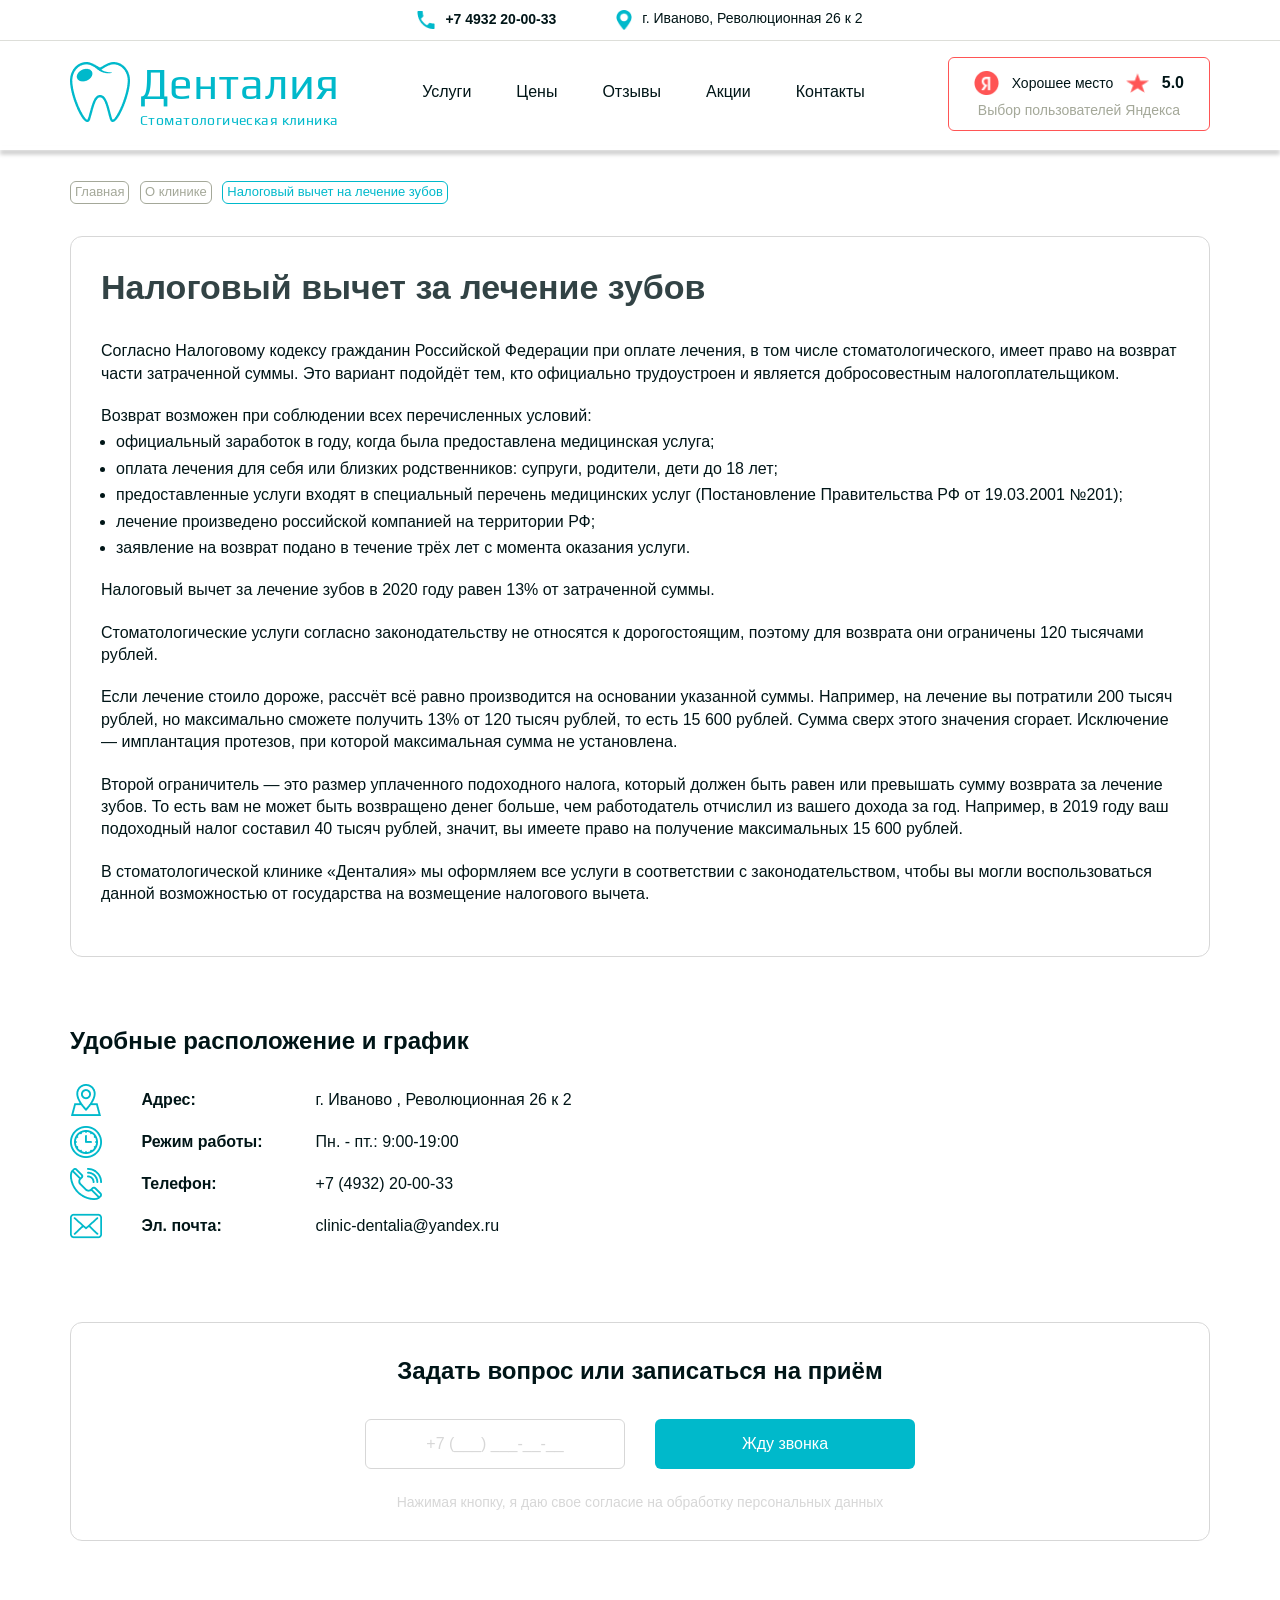
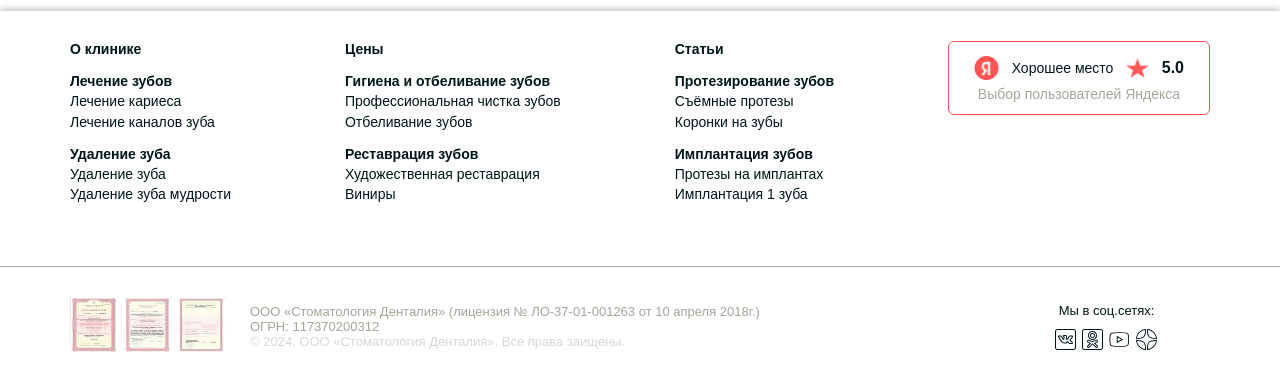
<file: nalogovyj-vychet.html>
<!DOCTYPE html>
   <html lang="en">
   <head>
    <meta charset="UTF-8">
    <meta name="viewport" content="width=device-width, initial-scale=1.0">
    <title>Налоговый вычет на лечение зубов</title>
    <link rel="stylesheet" href="font-awesome-4.7.0/css/font-awesome.min.css">
    <link rel="stylesheet" href="css/normalise.css" />
    <link
      rel="stylesheet" type="text/css"
      href="https://cdn.jsdelivr.net/npm/swiper@9/swiper-bundle.min.css"
    />
    <link rel="stylesheet" href="css/global.css" />    
    <link rel="stylesheet" href="css/main.css" />
    <link rel="stylesheet" href="css/vrachi-main.css" />
    <link rel="stylesheet" href="css/rassrochka.css" />
    <link rel="stylesheet" href="css/media.css" />
    <link rel="stylesheet" href="css/media__vrachi.css" />
    <link rel="stylesheet" href="css/media-rassrochka.css" />

    <script src="js/inputmask.min.js"></script>
    <script src="js/just-validate.min.js"></script>
    <script src="https://cdn.jsdelivr.net/npm/swiper@9/swiper-bundle.min.js"></script>
    
   </head>
   <body>
    <header class="header 
    ">
     
        <nav class="nav__header">
          <div class="nav__header-contacts">
            <div class="nav__header-contacts--tel">
              <img src="img/tel_icon.png" alt="" class="nav__header-top-icon-tel">
              <p class="nav__header-contacts--text-tel">+7 4932 20-00-33</p>
            </div>
            <div class="nav__header-contacts--adress">
              <img src="img/adress_icon.png" alt="" class="nav__header-top-icon-addr">
              <p class="nav__header-contacts--text-addr">г. Иваново, Революционная 26 к 2</p>
            </div>            
          </div>
          <div class="linie__gray"></div>
          

          <div class="nav__header-menu">
            <div class="nav__header-logo">
              <a href="index.html" class="header-logo">
              <img src="img/logo.png" alt="" class="nav__header-logo__img">
              </a>
              <div class="nav__header-logo--text">
                <a href="index.html" class="logo__text-title">Денталия</a>
                <a href="" class="logo__text-subtitle">Стоматологическая клиника</a>                
              </div>
            
            </div>
            
            <ul class="nav__header-menu--list">
              <li class="nav__header-menu--item" id="services"><a href="#" class="nav__header-menu--link blank--link">Услуги</a></li>
              <li class="nav__header-menu--item"><a href="ceny.html" class="nav__header-menu--link">Цены</a></li>
              <li class="nav__header-menu--item"><a href="otzyvy.html" class="nav__header-menu--link">Отзывы</a></li>
              <li class="nav__header-menu--item"><a href="akcii.html" class="nav__header-menu--link">Акции</a></li>
              <li class="nav__header-menu--item"><a href="kontakty.html" class="nav__header-menu--link">Контакты</a></li>
            </ul>
            <div class="nav__header-menu--grade">
              <div class="grade__header">
                <img src="img/yandex-icon.png" alt="" class="grade__header-serv">
                <p class="grade__header--text">Хорошее место</p>
                <img src="img/nav__star.png" alt="" class="grade__header-star">
                <span class="grade__header--cifra">5.0</span>
              </div>
              <p class="grade__bottom">Выбор пользователей Яндекса</p>
            </div>
            <div class="nav__header-menu--burger burger">
              <p class="grade__header--text nav__header-menu--burger--text">Меню</p>
              <button class="burger__button btn-reset"><svg width="30" height="20" viewBox="0 0 31 21" fill="none" xmlns="http://www.w3.org/2000/svg">
                <line x1="0.5" y1="3.5" x2="30.5" y2="3.5" stroke="#00B9CB" stroke-width="2"/>
                <line x1="0.5" y1="11.5" x2="30.5" y2="11.5" stroke="#00B9CB" stroke-width="2"/>
                <line x1="0.5" y1="19.5" x2="24.5" y2="19.5" stroke="#00B9CB" stroke-width="2"/>
                </svg>
              </button>
            </div>
            <div class="burger-menu">
              <div class="container">
                <div class="burger-menu__inner ramka">
                  <button class="burger-menu__button btn-reset"></button>
                  <svg class="burger-menu__detail" width="40" height="23" viewBox="0 0 40 23" fill="none" xmlns="http://www.w3.org/2000/svg">
                    <g filter="url(#filter0_d_6098_813)">
                      <path d="M20 8L36 22.1887H4L20 8Z" fill="white" />
                    </g>
                    <defs>
                      <filter id="filter0_d_6098_813" x="0" y="0" width="40" height="22.1887" filterUnits="userSpaceOnUse" color-interpolation-filters="sRGB">
                        <feFlood flood-opacity="0" result="BackgroundImageFix" />
                        <feColorMatrix in="SourceAlpha" type="matrix" values="0 0 0 0 0 0 0 0 0 0 0 0 0 0 0 0 0 0 127 0" result="hardAlpha" />
                        <feOffset dy="-4" />
                        <feGaussianBlur stdDeviation="2" />
                        <feColorMatrix type="matrix" values="0 0 0 0 0.866667 0 0 0 0 0.870588 0 0 0 0 0.85098 0 0 0 1 0" />
                        <feBlend mode="normal" in2="BackgroundImageFix" result="effect1_dropShadow_6098_813" />
                        <feBlend mode="normal" in="SourceGraphic" in2="effect1_dropShadow_6098_813" result="shape" />
                      </filter>
                    </defs>
                  </svg>
                  <button class="burger-menu__cross btn-reset">
                    <img src="img/cross.png" alt="" class="burger-menu__img">
                  </button>
                  
                  <ul class="burger-menu__list">
                    <li class="burger-menu__item burger__title">О клинике:</li>
                    <li class="burger-menu__item"><a href="akcii.html" class="burger-menu__link">Акции</a></li>
                    <li class="burger-menu__item"><a href="ceny.html" class="burger-menu__link">Цены</a></li>
                    <li class="burger-menu__item"><a href="otzyvy.html" class="burger-menu__link">Отзывы</a></li>
                    <li class="burger-menu__item"><a href="vrachi.html" class="burger-menu__link">Врачи</a></li>
                    <li class="burger-menu__item"><a href="rassrochka.html" class="burger-menu__link">Рассрочка</a></li>
                    <li class="burger-menu__item"><a href="nalogovyj-vychet.html" class="burger-menu__link">Налоговый вычет</a></li>
                    <li class="burger-menu__item"><a href="blog.html" class="burger-menu__link">Статьи</a></li>
                    <li class="burger-menu__item"><a href="kontakty.html" class="burger-menu__link">Контакты</a></li>
                  </ul>
                  <ul class="burger-menu__list">
                    <li class="burger-menu__item burger__title">Услуги:</li>
                    <li class="burger-menu__item"><a href="lechenie-zubov.html" class="burger-menu__link">Лечение зубов</a></li>
                    <li class="burger-menu__item"><a href="gigiena-i-otbelivanie-zubov.html" class="burger-menu__link">Гигиена и отбеливание зубов</a></li>
                    <li class="burger-menu__item"><a href="udalenie-zubov.html" class="burger-menu__link">Удаление зуба</a></li>
                    <li class="burger-menu__item"><a href="restavraciya-zubov.html" class="burger-menu__link">Реставрация зубов</a></li>
                    <li class="burger-menu__item"><a href="protezirovanie-zubov.html" class="burger-menu__link">Протезирование зубов</a></li>
                    <li class="burger-menu__item"><a href="implantaciya-zubov.html" class="burger-menu__link">Имплантация зубов</a></li>              
                  </ul>
                </div>
      
              </div>
      
            </div>
          </div>
          <div class="nav__shadow"></div>          
        </nav>
        
    </header>
    <div class="thanks__popup">
      <div class="thanks__popup-inner">
        <div class="thanks__popup-main">
          <h4 class="thanks__popup-title">Заявка принята. Спасибо, что обратились к нам!</h4>
          <p class="thanks__popup-text">Позвоним вам в течение 10 минут в рабочее время (c 09:00 до 19:00 пн.-сб.)</p>
          <button class="thanks__popup-button btn-reset"></button>
          
        </div>

      </div>

    </div>
    <main>
      <section class="submenu">
    <div class="container">
      <div class="submenu__inner hero__inner-pos">
        <div class="hero__ramka-links">
          <a href="index.html" class="submenu-list-item service-item">Главная</a>          
          <a href="#" class="submenu-list-item service-item">О клинике</a> 
          <a href="#" class="submenu-list-item service-item service-item--last">Налоговый вычет на лечение зубов</a> 
        </div>
        <div class="hover-menu vrachi__hover-menu">              
          <div class="hover-menu__inner">
            <svg class="hover-menu__svg" width="70" height="32" viewBox="0 0 70 32" fill="none" xmlns="http://www.w3.org/2000/svg">
              <g filter="url(#filter0_d_6130_4388)">
                <path d="M35 8L66 32H4L35 8Z" fill="white" />
              </g>
              <defs>
                <filter id="filter0_d_6130_4388" x="0" y="0" width="70" height="32" filterUnits="userSpaceOnUse" color-interpolation-filters="sRGB">
                  <feFlood flood-opacity="0" result="BackgroundImageFix" />
                  <feColorMatrix in="SourceAlpha" type="matrix" values="0 0 0 0 0 0 0 0 0 0 0 0 0 0 0 0 0 0 127 0" result="hardAlpha" />
                  <feOffset dy="-4" />
                  <feGaussianBlur stdDeviation="2" />
                  <feComposite in2="hardAlpha" operator="out" />
                  <feColorMatrix type="matrix" values="0 0 0 0 0.866667 0 0 0 0 0.870588 0 0 0 0 0.85098 0 0 0 1 0" />
                  <feBlend mode="normal" in2="BackgroundImageFix" result="effect1_dropShadow_6130_4388" />
                  <feBlend mode="normal" in="SourceGraphic" in2="effect1_dropShadow_6130_4388" result="shape" />
                </filter>
              </defs>
            </svg>
            <button class="hover-menu__cross btn-reset">
              <!-- <img src="img/cross.png" alt="" class="hover-menu__img"> -->
            </button>
            
            <div class="hover-menu__cards">
              <div class="hover-menu__card">
                <ul class="hover-menu__list">
                  <li class="hover-menu__item hover-item__title"><a href="lechenie-zubov.html" class="hover-menu__link">Лечение зубов</a></li>
                  <li class="hover-menu__item "><a href="lechenie-kariesa.html" class="hover-menu__link">Лечение кариеса</a></li>
                  <li class="hover-menu__item "><a href="lechenie-kanalov-zuba.html" class="hover-menu__link">Лечение каналов зуба</a></li>
                </ul>
              </div>
              <div class="hover-menu__card">
                <ul class="hover-menu__list">
                  <li class="hover-menu__item hover-item__title"><a href="udalenie-zubov.html" class="hover-menu__link">Удаление зуба</a></li>
                  <li class="hover-menu__item"><a href="udalenie-zuba.html" class="hover-menu__link">Удаление зуба</a></li>
                  <li class="hover-menu__item"><a href="udalenie-zuba-mudrosti.html" class="hover-menu__link">Удаление зуба мудрости</a></li>
                </ul>
              </div>
              <div class="hover-menu__card">
                <ul class="hover-menu__list">
                  <li class="hover-menu__item hover-item__title"><a href="protezirovanie-zubov.html" class="hover-menu__link">Протезирование зубов</a></li>
                  <li class="hover-menu__item"><a href="syemnye-protezy.html" class="hover-menu__link">Съемные протезы</a></li>
                  <li class="hover-menu__item"><a href="koronki-na-zuby.html" class="hover-menu__link">Коронки на зубы</a></li>
                </ul>
              </div>
              <div class="hover-menu__card">
                <ul class="hover-menu__list">
                  <li class="hover-menu__item hover-item__title"><a href="gigiena-i-otbelivanie-zubov.html" class="hover-menu__link">Гигиена и отбеливание зубов</a></li>
                  <li class="hover-menu__item"><a href="professional'naya-chistka-zubov.html" class="hover-menu__link">Профессиональная чистка зубов</a></li>
                  <li class="hover-menu__item"><a href="otbelivanie-zubov.html" class="hover-menu__link">Отбеливание зубов</a></li>
                </ul>
              </div>
              <div class="hover-menu__card">
                <ul class="hover-menu__list">
                  <li class="hover-menu__item hover-item__title"><a href="restavraciya-zubov.html" class="hover-menu__link">Реставрация зубов</a></li>
                  <li class="hover-menu__item"><a href="hudozhestvennaya-restavraciya-zubov.html" class="hover-menu__link">Художественная реставрация зубов</a></li>
                  <li class="hover-menu__item"><a href="viniry.html" class="hover-menu__link">Виниры</a></li>
                </ul>
              </div>
              <div class="hover-menu__card">
                <ul class="hover-menu__list">
                  <li class="hover-menu__item hover-item__title"><a href="implantaciya-zubov.html" class="hover-menu__link">Имплантация зубов</a></li>
                  <li class="hover-menu__item"><a href="protezy-na-implantah.html" class="hover-menu__link">Протезы на имплантах</a></li>
                  <li class="hover-menu__item"><a href="implant-1-zuba.html" class="hover-menu__link">Имплант 1 зуба</a></li>
                </ul>
              </div>

            </div>
          </div>
        
      </div>      
      </div>
    </div>
      </section>
      <section class="rassrochka">
        <div class="container">
          <div class="rassrochka__inner ramka">
            <h1 class="hero__title rassrochka__title">Налоговый вычет за лечение зубов</h1>
            <p class="rassrochka__text">Согласно Налоговому кодексу гражданин Российской Федерации при оплате лечения, в том числе стоматологического, имеет право на возврат части затраченной суммы. Это вариант подойдёт тем, кто официально трудоустроен и является добросовестным налогоплательщиком.
            </p>
            <p class="rassrochka__text text-margin">Возврат возможен при соблюдении всех перечисленных условий:
            </p>
            <ul class="rassrochka__list">
              <li class="rassrochka__text">официальный заработок в году, когда была предоставлена медицинская услуга;

              </li>
              <li class="rassrochka__text">оплата лечения для себя или близких родственников: супруги, родители, дети до 18 лет;


              </li>
              <li class="rassrochka__text">предоставленные услуги входят в специальный перечень медицинских услуг (Постановление Правительства РФ от 19.03.2001 №201);

              </li>
              <li class="rassrochka__text">лечение произведено российской компанией на территории РФ;


              </li>
              <li class="rassrochka__text">заявление на возврат подано в течение трёх лет с момента оказания услуги.


              </li>
              
            </ul>
            <p class="rassrochka__text">Налоговый вычет за лечение зубов в 2020 году равен 13% от затраченной суммы. 
            </p>
            <p class="rassrochka__text">Стоматологические услуги согласно законодательству не относятся к дорогостоящим, поэтому для возврата они ограничены 120 тысячами рублей.</p>
            <p class="rassrochka__text">Если лечение стоило дороже, рассчёт всё равно производится на основании указанной суммы. Например, на лечение вы потратили 200 тысяч рублей, но максимально сможете получить 13% от 120 тысяч рублей, то есть 15 600 рублей. Сумма сверх этого значения сгорает. Исключение — имплантация протезов, при которой максимальная сумма не установлена. </p>
            <p class="rassrochka__text">Второй ограничитель — это размер уплаченного подоходного налога, который должен быть равен или превышать сумму возврата за лечение зубов. То есть вам не может быть возвращено денег больше, чем работодатель отчислил из вашего дохода за год. Например, в 2019 году ваш подоходный налог составил 40 тысяч рублей, значит, вы имеете право на получение максимальных 15 600 рублей.
            </p>
            <p class="rassrochka__text">В стоматологической клинике «Денталия» мы оформляем все услуги в соответствии с законодательством, чтобы вы могли воспользоваться данной возможностью от государства на возмещение налогового вычета.</p>
          </div>


        </div>
      </section>
      <!-- <div class="hero__ramka-links">
        <a href="index.html" class="service-item--first">Главная</a>
        <a href="#" class="service-item service-item--last">Контакты</a>
      </div> -->
      <section class="address">
        <div class="container">
          <div class="address__inner">
            <div class="address__inner-left">
              <h2 class="address__top--title title">Удобные расположение и график</h2>
              <div class="address__inner-contacts">
                <div class="address__contact">                  
                  <img class="address__contact-img" src="img/mapmarker-icon.png" alt="" class="address__inner-img">
                  <h4 class="address__inner-contact">Адрес:</h4>
                  <p class="address__inner-text">г. Иваново , Революционная 26 к 2</p>
                </div>
                <div class="address__contact">                  
                  <img class="address__contact-img" src="img/time-icon.png" alt="" class="address__inner-img">
                  <h4 class="address__inner-contact ">Режим работы:	</h4>
                  <p class="address__inner-text">Пн. - пт.: 9:00-19:00</p>
                </div>
                <div class="address__contact">                  
                  <img class="address__contact-img" src="img/telephone-icon.png" alt="" class="address__inner-img">
                  <h4 class="address__inner-contact">Телефон:</h4>
                  <p class="address__inner-text">+7 (4932) 20-00-33</p>
                </div>
                <div class="address__contact">                  
                  <img class="address__contact-img" src="img/email-icon.png" alt="" class="address__inner-img">
                  <h4 class="address__inner-contact ">Эл. почта:</h4>
                  <p class="address__inner-text">clinic-dentalia@yandex.ru</p>
                </div>                  
              </div>
            </div>
            <div class="address__inner-right">
              <div class="adress__map">
                <script type="text/javascript" charset="utf-8" async src="https://api-maps.yandex.ru/services/constructor/1.0/js/?um=constructor%3A2ff6bb23a4d5924550d6d46565c9dff6567d09d2554a94e7eb0afa87e7695185&amp;width=auto&amp;height=401&amp;lang=ru_RU&amp;scroll=true"></script>
              </div>
            </div>
          </div>
        </div>
      </section>
      <section class="question">
        <div class="container">
          <div class="question__inner ramka ">
            <h2 class="ratings__inner-title title question__inner-title">Задать вопрос или записаться на приём</h2>
            <form class="form question__form" id="form2" autocomplete="off">
              <div class="input__wrap">
                <input class="question__input" type="tel" name="tel2" id="tel2" placeholder="+7 (___) ___-__-__" autocomplete="off">
              </div>
             
              <button class="question__button button btn-reset btn2">Жду звонка</button>
            </form> 
            <p class="question__inner-text">Нажимая кнопку, я даю свое согласие на обработку персональных данных</p> 

          </div>
        </div>
      </section>
    </main>
    <footer class="footer">
      <div class="container footer__container">
        <div class="footer__inner-top">
          <ul class="footer__menu">
            <li class="footer__item item-title about__clinica"><a href="#" class="footer__link blank--link">О клинике</a></li>
            <li class="footer__item item-subtitle"><a href="lechenie-zubov.html" class="footer__link">Лечение зубов</a></li>
            <li class="footer__item"><a href="lechenie-kariesa.html" class="footer__link">Лечение кариеса</a></li>
            <li class="footer__item"><a href="lechenie-kanalov-zuba.html" class="footer__link">Лечение каналов зуба</a></li>
            <li class="footer__item item-subtitle"><a href="udalenie-zubov.html" class="footer__link">Удаление зуба</a></li>
            <li class="footer__item"><a href="udalenie-zuba.html" class="footer__link">Удаление зуба</a></li>
            <li class="footer__item"><a href="udalenie-zuba-mudrosti.html" class="footer__link">Удаление зуба мудрости</a></li>
          </ul>
          <ul class="footer__menu">
            <li class="footer__item item-title"><a href="ceny.html" class="footer__link">Цены</a></li>
            <li class="footer__item item-subtitle"><a href="gigiena-i-otbelivanie-zubov.html" class="footer__link">Гигиена и отбеливание зубов</a></li>
            <li class="footer__item"><a href="professional'naya-chistka-zubov.html" class="footer__link">Профессиональная чистка зубов</a></li>
            <li class="footer__item"><a href="otbelivanie-zubov.html" class="footer__link">Отбеливание зубов</a></li>
            <li class="footer__item item-subtitle"><a href="restavraciya-zubov.html" class="footer__link">Реставрация зубов</a></li>
            <li class="footer__item"><a href="hudozhestvennaya-restavraciya-zubov.html" class="footer__link">Художественная реставрация</a></li>
            <li class="footer__item"><a href="viniry.html" class="footer__link">Виниры</a></li>
          </ul>
          
            <ul class="footer__menu">
              <li class="footer__item item-title"><a href="blog.html" class="footer__link">Статьи</a></li>
              <li class="footer__item item-subtitle"><a href="protezirovanie-zubov.html" class="footer__link">Протезирование зубов</a></li>
              <li class="footer__item"><a href="syemnye-protezy.html" class="footer__link">Съёмные протезы</a></li>
              <li class="footer__item"><a href="koronki-na-zuby.html" class="footer__link">Коронки на зубы</a></li>
              <li class="footer__item item-subtitle"><a href="implantaciya-zubov.html" class="footer__link">Имплантация зубов</a></li>
              <li class="footer__item"><a href="protezy-na-implantah.html" class="footer__link">Протезы на имплантах</a></li>
              <li class="footer__item"><a href="implant-1-zuba.html" class="footer__link">Имплантация 1 зуба</a></li>
            </ul> 
            <div class="nav__header-menu--grade footer-menu--grade">
              <div class="grade__header">
                <img src="img/yandex-icon.png" alt="" class="grade__header-serv">
                <p class="grade__header--text">Хорошее место</p>
                <img src="img/nav__star.png" alt="" class="grade__header-star">
                <span class="grade__header--cifra">5.0</span>
              </div>
              <p class="grade__bottom">Выбор пользователей Яндекса</p>
            </div>
            <button class="nav__header-menu--burger btn-reset footer__burger footer-burger__button">
              <p class="grade__header--text nav__header-menu--burger--text footer__burger--text">Меню</p>
              <svg width="30" height="20" viewBox="0 0 31 21" fill="none" xmlns="http://www.w3.org/2000/svg">
                <line x1="0.5" y1="3.5" x2="30.5" y2="3.5" stroke="#00B9CB" stroke-width="2"/>
                <line x1="0.5" y1="11.5" x2="30.5" y2="11.5" stroke="#00B9CB" stroke-width="2"/>
                <line x1="0.5" y1="19.5" x2="24.5" y2="19.5" stroke="#00B9CB" stroke-width="2"/>
                </svg>
              
            </button>
            <div class="footer__inner-bottom--right footer__menu1279">
              <div class="footer__title">Мы в соц.сетях:</div>
              <div class="footer__socials">
                <a href="https://vk.com/clinic_dentalia
                " target="_blank"><svg class="footer__socials-item" width="21" height="21" viewBox="0 0 21 21" fill="none" xmlns="http://www.w3.org/2000/svg">
                  <path d="M2.5 0C1.12524 0 0 1.12524 0 2.5V18.5C0 19.8748 1.12524 21 2.5 21H18.5C19.8748 21 21 19.8748 21 18.5V2.5C21 1.12524 19.8748 0 18.5 0H2.5ZM2.5 1H18.5C19.3342 1 20 1.66576 20 2.5V18.5C20 19.3342 19.3342 20 18.5 20H2.5C1.66576 20 1 19.3342 1 18.5V2.5C1 1.66576 1.66576 1 2.5 1ZM9.69824 5.99609C9.1695 5.99488 8.69803 6.02443 8.27637 6.23145L8.27539 6.23242C8.06982 6.3337 7.92494 6.46235 7.80957 6.61523C7.75189 6.69168 7.69279 6.7603 7.66113 6.93457C7.6453 7.0217 7.63641 7.16291 7.72754 7.31543C7.81867 7.46795 8.0019 7.55468 8.11914 7.57031C8.20058 7.58115 8.38441 7.6594 8.40137 7.68262L8.40234 7.68457C8.40234 7.68457 8.47363 7.87057 8.49414 8.03613C8.51465 8.20169 8.51367 8.33594 8.51367 8.33594C8.51346 8.34929 8.51379 8.36265 8.51465 8.37598C8.51465 8.37598 8.54361 8.80976 8.52441 9.25781C8.51676 9.43639 8.49367 9.59526 8.46973 9.7373C8.29167 9.54072 8.02931 9.18473 7.65039 8.52832C7.23005 7.79972 6.89551 7.14648 6.89551 7.14648C6.87794 7.08957 6.8158 6.91251 6.57324 6.73438C6.30808 6.53894 6.05176 6.50977 6.05176 6.50977C6.0196 6.50332 5.9869 6.50005 5.9541 6.5L3.9834 6.50098C3.9834 6.50098 3.86524 6.49414 3.72363 6.51367C3.58203 6.5332 3.36879 6.5491 3.16309 6.79297L3.16211 6.79395C2.97827 7.01361 2.98939 7.25641 3.01172 7.39355C3.03405 7.5307 3.08398 7.63477 3.08398 7.63477C3.08495 7.63672 3.08592 7.63868 3.08691 7.64062C3.08691 7.64062 4.69886 11.0297 6.52051 13.0254C7.84335 14.4744 9.20112 14.499 10.3213 14.499H11.1572C11.3706 14.499 11.5637 14.4907 11.7773 14.3662C11.991 14.2417 12.1348 13.9387 12.1348 13.7285C12.1348 13.5083 12.1677 13.3351 12.208 13.2461C12.2364 13.1835 12.2589 13.161 12.2939 13.1426C12.3014 13.1473 12.2966 13.1445 12.3174 13.1592C12.4006 13.2177 12.5381 13.3511 12.6875 13.5176C12.9864 13.8504 13.3256 14.307 13.7812 14.6201C14.1077 14.8446 14.416 14.9443 14.6504 14.9805C14.7973 15.0031 14.9113 14.9988 14.9922 14.9922L16.8594 15C16.8705 15 16.8815 14.9997 16.8926 14.999C16.8926 14.999 17.2143 15.0028 17.5488 14.8027C17.7161 14.7027 17.9134 14.5131 17.9775 14.2363C18.0417 13.9596 17.9611 13.6729 17.8037 13.4111V13.4102C17.831 13.4555 17.779 13.3624 17.7256 13.2754C17.6722 13.1884 17.5947 13.0712 17.4834 12.9258C17.2608 12.6349 16.9043 12.228 16.3281 11.6914H16.3271C16.0345 11.4191 15.8369 11.2263 15.7559 11.1191C15.6749 11.012 15.7014 11.0683 15.707 11.041C15.7182 10.9865 16.0695 10.4798 16.7842 9.52539C17.2186 8.94444 17.5235 8.50829 17.7246 8.14551C17.9257 7.78273 18.0707 7.46855 17.9697 7.08398L17.9688 7.08203C17.9239 6.91322 17.8015 6.75762 17.6758 6.67285C17.5501 6.58808 17.4309 6.55493 17.3242 6.53418C17.1109 6.49269 16.9248 6.5 16.752 6.5C16.3896 6.5 14.7817 6.5127 14.6494 6.5127C14.493 6.5127 14.2345 6.58382 14.1201 6.65234C13.8326 6.82539 13.75 7.05273 13.75 7.05273C13.7448 7.06234 13.7399 7.07211 13.7354 7.08203C13.7354 7.08203 13.4037 7.81749 12.9766 8.54395C12.5439 9.28081 12.2242 9.63225 12.0312 9.79492C12.0259 9.76599 12.0269 9.78948 12.0234 9.74902C12.0061 9.54325 12.0254 9.25891 12.0254 8.98145C12.0254 8.23419 12.0887 7.7112 12.0547 7.24902C12.0377 7.01794 11.9949 6.77964 11.8428 6.56055C11.6907 6.34145 11.4376 6.19911 11.1875 6.13867C11.0374 6.10247 10.8664 6.00832 10.2471 6.00195H10.2461C10.0567 6.00006 9.87449 5.9965 9.69824 5.99609ZM10.2363 7.00195C10.7843 7.00758 10.6478 7.03775 10.9521 7.11133C11.0465 7.13413 11.0237 7.134 11.0215 7.13086C11.0193 7.12771 11.047 7.17926 11.0576 7.32324C11.0788 7.61119 11.0254 8.1837 11.0254 8.98145C11.0254 9.19898 10.9991 9.50941 11.0264 9.83301C11.0536 10.1566 11.1338 10.5719 11.5205 10.8223C11.7038 10.9411 11.9166 10.9486 12.0986 10.9033C12.2806 10.8581 12.4458 10.7638 12.6191 10.625C12.9659 10.3473 13.3527 9.87873 13.8389 9.05078C14.2933 8.27793 14.6238 7.54199 14.6348 7.51758C14.6369 7.51586 14.6391 7.51467 14.6416 7.5127C14.6478 7.51276 14.6414 7.5127 14.6494 7.5127C14.8361 7.5127 16.4143 7.5 16.752 7.5C16.8308 7.5 16.8595 7.50475 16.9219 7.50684C16.9049 7.56347 16.9238 7.52735 16.8496 7.66113C16.6941 7.94173 16.4075 8.35873 15.9834 8.92578C15.2866 9.85635 14.8547 10.221 14.7275 10.8389C14.664 11.1478 14.7831 11.4903 14.958 11.7217C15.1329 11.9531 15.3536 12.1514 15.6465 12.4238C16.1888 12.9288 16.5069 13.2956 16.6895 13.5342C16.7807 13.6535 16.8383 13.7396 16.874 13.7979C16.9098 13.8561 16.9009 13.85 16.9473 13.9268C16.9778 13.9779 16.9665 13.9467 16.9717 13.9619C16.9117 13.9788 16.8391 13.9992 16.835 14L14.9961 13.9922C14.963 13.9922 14.9299 13.9954 14.8975 14.002C14.8975 14.002 14.9021 14.0074 14.8037 13.9922C14.7053 13.977 14.5489 13.9344 14.3477 13.7959C14.1048 13.629 13.7648 13.2206 13.4316 12.8496C13.2651 12.6641 13.099 12.486 12.8926 12.3408C12.6862 12.1957 12.3774 12.0592 12.0439 12.1641C11.6978 12.2727 11.4284 12.5429 11.2969 12.833C11.199 13.049 11.191 13.2746 11.1758 13.499C11.1592 13.5003 11.1783 13.499 11.1572 13.499H10.3213C9.18546 13.499 8.37895 13.5776 7.25879 12.3506C5.75204 10.6999 4.37156 7.95351 4.14648 7.50098L5.88086 7.5C5.91134 7.5117 5.97659 7.5362 5.98047 7.53906L5.98242 7.54102C5.91902 7.49468 5.98535 7.55957 5.98535 7.55957C5.99147 7.57454 5.99832 7.58921 6.00586 7.60352C6.00586 7.60352 6.34952 8.27492 6.78418 9.02832C7.21054 9.76691 7.52123 10.2283 7.82129 10.5332C7.97132 10.6856 8.12277 10.8079 8.3252 10.877C8.52762 10.946 8.789 10.9207 8.96484 10.8242C9.32406 10.6276 9.37232 10.3376 9.43066 10.084C9.48909 9.83006 9.51235 9.55957 9.52344 9.30078C9.54496 8.79848 9.51452 8.36376 9.5127 8.33691C9.51281 8.3275 9.51509 8.14622 9.48633 7.91406C9.45688 7.67634 9.42403 7.38568 9.20898 7.09277L9.20801 7.0918C9.20651 7.08975 9.20463 7.08989 9.20312 7.08789C9.4875 7.04711 9.73083 6.9969 10.2363 7.00195ZM14.6475 7.49219L14.6406 7.50781C14.6396 7.50842 14.6399 7.50709 14.6387 7.50781C14.6408 7.50378 14.6475 7.49219 14.6475 7.49219Z" fill="#001517"/>
                  </svg></a>
                <a href="https://m.ok.ru/group/70000004744271
                " target="_blank"><svg class="footer__socials-item" width="21" height="21" viewBox="0 0 21 21" fill="none" xmlns="http://www.w3.org/2000/svg">
                  <path d="M2.5 0C1.12524 0 0 1.12524 0 2.5V18.5C0 19.8748 1.12524 21 2.5 21H18.5C19.8748 21 21 19.8748 21 18.5V2.5C21 1.12524 19.8748 0 18.5 0H2.5ZM2.5 1H18.5C19.3342 1 20 1.66576 20 2.5V18.5C20 19.3342 19.3342 20 18.5 20H2.5C1.66576 20 1 19.3342 1 18.5V2.5C1 1.66576 1.66576 1 2.5 1ZM10.5 2C8.02038 2 6 4.02038 6 6.5C6 8.97962 8.02038 11 10.5 11C12.9796 11 15 8.97962 15 6.5C15 4.02038 12.9796 2 10.5 2ZM10.5 3C12.4394 3 14 4.56062 14 6.5C14 8.43938 12.4394 10 10.5 10C8.56062 10 7 8.43938 7 6.5C7 4.56062 8.56062 3 10.5 3ZM10.5 4C9.12521 4 8 5.12521 8 6.5C8 7.87479 9.12521 9 10.5 9C11.8748 9 13 7.87479 13 6.5C13 5.12521 11.8748 4 10.5 4ZM10.5 5C11.3343 5 12 5.66565 12 6.5C12 7.33435 11.3343 8 10.5 8C9.66565 8 9 7.33435 9 6.5C9 5.66565 9.66565 5 10.5 5ZM14.4756 10.748C14.1864 10.7518 13.8957 10.8382 13.6426 11.0137H13.6416L13.6406 11.0146C12.7164 11.6604 11.6342 12 10.5 12C9.36865 12 8.28837 11.6619 7.36426 11.0195C6.68881 10.5491 5.74544 10.7189 5.27637 11.3945C4.80659 12.0698 4.97625 13.0127 5.65137 13.4824C6.22708 13.8826 6.87915 14.1129 7.52344 14.3555L5.43945 16.4395C4.85792 17.021 4.85792 17.979 5.43945 18.5605C5.7302 18.8513 6.11705 19 6.5 19C6.88295 19 7.2698 18.8513 7.56055 18.5605L10.5 15.6211L13.4395 18.5605C13.7302 18.8513 14.117 19 14.5 19C14.883 19 15.2698 18.8513 15.5605 18.5605C16.1421 17.979 16.1421 17.021 15.5605 16.4395L13.5303 14.4082C14.1679 14.1656 14.7885 13.8731 15.3584 13.4756C16.0324 13.0049 16.2012 12.0616 15.7305 11.3867C15.4953 11.0494 15.1414 10.839 14.7627 10.7715C14.668 10.7546 14.572 10.7468 14.4756 10.748ZM14.5879 11.75C14.7132 11.7722 14.8299 11.8438 14.9102 11.959C15.0714 12.1902 15.0171 12.494 14.7861 12.6553C14.082 13.1464 13.3077 13.5036 12.4912 13.7275L11.6621 13.9551L12.2695 14.5635L14.8535 17.1465C15.053 17.3459 15.053 17.6541 14.8535 17.8535C14.7533 17.9538 14.629 18 14.5 18C14.371 18 14.2467 17.9538 14.1465 17.8535L10.5 14.207L6.85352 17.8535C6.75326 17.9538 6.62905 18 6.5 18C6.37095 18 6.24674 17.9538 6.14648 17.8535C5.94702 17.6541 5.94702 17.3459 6.14648 17.1465L9.33789 13.9551L8.50879 13.7275C7.69526 13.504 6.92432 13.1489 6.22266 12.6611C5.99078 12.4998 5.93644 12.1976 6.09766 11.9658V11.9648C6.25758 11.7345 6.56241 11.6793 6.79297 11.8398V11.8408C7.88286 12.5984 9.16835 13 10.5 13C11.8344 13 13.1224 12.5966 14.2129 11.835C14.3289 11.7545 14.4626 11.7278 14.5879 11.75Z" fill="#001517"/>
                  </svg></a>
                <a href="https://www.youtube.com/@user-dp1gs4bh2r
                " target="_blank"><svg class="footer__socials-item" width="21" height="16" viewBox="0 0 23 17" fill="none" xmlns="http://www.w3.org/2000/svg">
                  <path d="M11.2012 0.5C7.90039 0.5 4.80078 0.75 3.15039 1.09961C2.05078 1.34961 1.09961 2.09961 0.900391 3.25C0.701172 4.44922 0.5 6.25 0.5 8.5C0.5 10.75 0.699219 12.5 0.949219 13.75C1.15039 14.8496 2.09961 15.6504 3.19922 15.9004C4.95117 16.25 7.94922 16.5 11.25 16.5C14.5508 16.5 17.5488 16.25 19.2988 15.9004C20.4004 15.6504 21.3496 14.9004 21.5488 13.75C21.75 12.5 22 10.7012 22.0488 8.45117C22.0488 6.20117 21.7988 4.40039 21.5488 3.15039C21.3496 2.05078 20.4004 1.25 19.2988 1C17.5488 0.75 14.5 0.5 11.2012 0.5ZM11.2012 1.5C14.8008 1.5 17.6992 1.79883 19.0996 2.04883C19.8496 2.25 20.4492 2.75 20.5488 3.40039C20.8496 5 21.0488 6.70117 21.0488 8.45117C21 10.5996 20.75 12.3496 20.5488 13.5996C20.4004 14.5488 19.4004 14.8496 19.0996 14.9512C17.2988 15.3008 14.2988 15.5488 11.2988 15.5488C8.29883 15.5488 5.25 15.3496 3.5 14.9512C2.75 14.75 2.15039 14.25 2.05078 13.5996C1.65039 12.1992 1.5 10.3496 1.5 8.5C1.5 6.19922 1.70117 4.5 1.90039 3.45117C2.05078 2.5 3.09961 2.19922 3.34961 2.09961C5 1.75 8.05078 1.5 11.2012 1.5ZM8.5 4.5V12.5L15.5 8.5L8.5 4.5ZM9.5 6.20117L13.5 8.5L9.5 10.7988V6.20117Z" fill="#001517"/>
                  </svg></a>
                <a href="https://dzen.ru/clinic_dentalia" target="_blank"><svg class="footer__socials-item" width="21" height="21" viewBox="0 0 23 23" fill="none" xmlns="http://www.w3.org/2000/svg">
                  <path d="M12.505 0.04788C12.4392 0.048524 12.3742 0.0621263 12.3138 0.0879083C12.2533 0.11369 12.1985 0.151146 12.1525 0.198132C12.1065 0.245118 12.0702 0.300711 12.0457 0.361731C12.0213 0.42275 12.0091 0.487998 12.0098 0.553739C12.0533 4.23132 12.2682 6.82098 13.7735 8.55472C15.2788 10.2885 17.9162 10.9437 22.4464 10.9932C22.5163 10.994 22.5856 10.9802 22.6499 10.9525C22.7141 10.9249 22.7719 10.884 22.8194 10.8327C22.8669 10.7813 22.903 10.7206 22.9256 10.6544C22.9481 10.5881 22.9565 10.5179 22.9503 10.4483C22.4501 4.94004 18.063 0.551529 12.5548 0.0498331C12.5382 0.0483546 12.5216 0.0477027 12.505 0.04788ZM10.4503 0.0508097C10.4375 0.0509762 10.4248 0.0516277 10.4122 0.0527628C4.9195 0.569103 0.548439 4.95097 0.0498721 10.4483C0.0435904 10.5179 0.0519945 10.5881 0.0745411 10.6544C0.0970878 10.7206 0.133276 10.7813 0.180766 10.8327C0.228256 10.884 0.285993 10.9249 0.350245 10.9525C0.414497 10.9802 0.483835 10.994 0.553778 10.9932C5.07055 10.9412 7.70111 10.2846 9.20124 8.55081C10.7014 6.817 10.9143 4.22964 10.9581 0.556669C10.9589 0.489856 10.9462 0.423563 10.921 0.361707C10.8957 0.299851 10.8583 0.243686 10.811 0.196529C10.7636 0.149373 10.7073 0.112183 10.6454 0.0871543C10.5834 0.062126 10.5171 0.0497678 10.4503 0.0508097ZM13.0538 1.15335C17.6056 1.83381 21.1764 5.40808 21.8497 9.96194C17.8498 9.85581 15.669 9.21319 14.5284 7.89944C13.4069 6.60779 13.1259 4.383 13.0538 1.15335ZM9.91511 1.15725C9.84289 4.38217 9.5617 6.60518 8.4444 7.89651C7.30807 9.20986 5.13589 9.85236 1.15046 9.96097C1.82244 5.41802 5.37843 1.84923 9.91511 1.15725ZM0.553778 12.0069C0.483835 12.006 0.414497 12.0199 0.350245 12.0476C0.285993 12.0752 0.228256 12.116 0.180766 12.1674C0.133276 12.2187 0.0970878 12.2795 0.0745411 12.3457C0.0519945 12.4119 0.0435904 12.4821 0.0498721 12.5518C0.548952 18.0495 4.91947 22.4315 10.4122 22.9473C10.4819 22.9537 10.5522 22.9454 10.6186 22.9229C10.6849 22.9005 10.7458 22.8643 10.7972 22.8168C10.8487 22.7693 10.8896 22.7115 10.9173 22.6472C10.945 22.5828 10.9589 22.5134 10.9581 22.4434C10.9143 18.7704 10.7014 16.1831 9.20124 14.4492C7.70111 12.7154 5.07056 12.0587 0.553778 12.0069ZM22.4464 12.0069C17.9162 12.0564 15.2787 12.7116 13.7735 14.4453C12.2683 16.1791 12.0536 18.7688 12.0098 22.4463C12.009 22.5163 12.0229 22.5856 12.0505 22.6499C12.0782 22.7141 12.119 22.7718 12.1703 22.8193C12.2217 22.8668 12.2825 22.903 12.3487 22.9256C12.4149 22.9481 12.4851 22.9565 12.5548 22.9502C18.0625 22.4485 22.4496 18.061 22.9503 12.5528C22.9567 12.483 22.9484 12.4127 22.9259 12.3464C22.9034 12.28 22.8673 12.2192 22.8198 12.1677C22.7723 12.1162 22.7145 12.0753 22.6501 12.0476C22.5858 12.0199 22.5164 12.006 22.4464 12.0069ZM21.8497 13.0381C21.176 17.592 17.6052 21.1662 13.0538 21.8467C13.1261 18.617 13.407 16.3923 14.5284 15.1006C15.669 13.7869 17.8498 13.1442 21.8497 13.0381ZM1.15046 13.0391C5.13588 13.1475 7.30807 13.7901 8.4444 15.1035C9.5617 16.3949 9.84289 18.6179 9.91511 21.8428C5.37848 21.1512 1.8228 17.5826 1.15046 13.0391Z" fill="#001517"/>
                  </svg>
                  </a>
              </div>
            </div>
            
        </div>
        <div class="footer__popup">
          <div class="footer__popup-inner">
            <ul class="footer__popup-list">
              <li class="footer__popup-item"><a href="akcii.html" class="footer__popup-link">Акции</a></li>
              <li class="footer__popup-item"><a href="otzyvy.html" class="footer__popup-link">Отзывы</a></li>
              <li class="footer__popup-item"><a href="vrachi.html" class="footer__popup-link">Врачи</a></li>
              <li class="footer__popup-item"><a href="rassrochka.html" class="footer__popup-link">Рассрочка</a></li>
              <li class="footer__popup-item"><a href="nalogovyj-vychet.html" class="footer__popup-link">Налоговый вычет</a></li>
              <li class="footer__popup-item"><a href="kontakty.html" class="footer__popup-link">Контакты</a></li>
            </ul>
          </div>
          <button class="footer__popup-button btn-reset">                
          </button>
          <svg width="40" height="20" viewBox="0 0 40 20" fill="none" xmlns="http://www.w3.org/2000/svg">
            <g filter="url(#filter0_d_6274_3797)">
              <path d="M20 12L36 0H4L20 12Z" fill="white" />
            </g>
            <defs>
              <filter id="filter0_d_6274_3797" x="0" y="0" width="40" height="20" filterUnits="userSpaceOnUse" color-interpolation-filters="sRGB">
                <feFlood flood-opacity="0" result="BackgroundImageFix" />
                <feColorMatrix in="SourceAlpha" type="matrix" values="0 0 0 0 0 0 0 0 0 0 0 0 0 0 0 0 0 0 127 0" result="hardAlpha" />
                <feOffset dy="4" />
                <feGaussianBlur stdDeviation="2" />
                <feColorMatrix type="matrix" values="0 0 0 0 0 0 0 0 0 0 0 0 0 0 0 0 0 0 0.25 0" />
                <feBlend mode="normal" in2="BackgroundImageFix" result="effect1_dropShadow_6274_3797" />
                <feBlend mode="normal" in="SourceGraphic" in2="effect1_dropShadow_6274_3797" result="shape" />
              </filter>
            </defs>
          </svg>
  
        </div>
        <div class="footer__burger-menu">
          <div class="container">
            <div class="burger-menu__inner ramka">
              <button class="burger-menu__button btn-reset"></button>
              <svg class="footer-menu__detail" width="40" height="23" viewBox="0 0 40 23" fill="none" xmlns="http://www.w3.org/2000/svg">
                <g filter="url(#filter0_d_6314_202)">
                  <path d="M20 14.1887L36 4.19617e-05H4L20 14.1887Z" fill="white" />
                </g>
                <defs>
                  <filter id="filter0_d_6314_202" x="0" y="0" width="40" height="22.1887" filterUnits="userSpaceOnUse" color-interpolation-filters="sRGB">
                    <feFlood flood-opacity="0" result="BackgroundImageFix" />
                    <feColorMatrix in="SourceAlpha" type="matrix" values="0 0 0 0 0 0 0 0 0 0 0 0 0 0 0 0 0 0 127 0" result="hardAlpha" />
                    <feOffset dy="4" />
                    <feGaussianBlur stdDeviation="2" />
                    <feColorMatrix type="matrix" values="0 0 0 0 0.866667 0 0 0 0 0.870588 0 0 0 0 0.85098 0 0 0 1 0" />
                    <feBlend mode="normal" in2="BackgroundImageFix" result="effect1_dropShadow_6314_202" />
                    <feBlend mode="normal" in="SourceGraphic" in2="effect1_dropShadow_6314_202" result="shape" />
                  </filter>
                </defs>
              </svg>
              <button class="footer-menu__cross btn-reset">                
              </button>
              
              <ul class="burger-menu__list">
                <li class="burger-menu__item burger__title">О клинике:</li>
                <li class="burger-menu__item"><a href="akcii.html" class="burger-menu__link">Акции</a></li>
                <li class="burger-menu__item"><a href="ceny.html" class="burger-menu__link">Цены</a></li>
                <li class="burger-menu__item"><a href="otzyvy.html" class="burger-menu__link">Отзывы</a></li>
                <li class="burger-menu__item"><a href="vrachi.html" class="burger-menu__link">Врачи</a></li>
                <li class="burger-menu__item"><a href="rassrochka.html" class="burger-menu__link">Рассрочка</a></li>
                <li class="burger-menu__item"><a href="nalogovyj-vychet.html" class="burger-menu__link">Налоговый вычет</a></li>
                <li class="burger-menu__item"><a href="blog.html" class="burger-menu__link">Статьи</a></li>
                <li class="burger-menu__item"><a href="kontakty.html" class="burger-menu__link">Контакты</a></li>
              </ul>
              <ul class="burger-menu__list">
                <li class="burger-menu__item burger__title">Услуги:</li>
                <li class="burger-menu__item"><a href="lechenie-zubov.html" class="burger-menu__link">Лечение зубов</a></li>
                <li class="burger-menu__item"><a href="gigiena-i-otbelivanie-zubov.html" class="burger-menu__link">Гигиена и отбеливание зубов</a></li>
                <li class="burger-menu__item"><a href="udalenie-zubov.html" class="burger-menu__link">Удаление зуба</a></li>
                <li class="burger-menu__item"><a href="restavraciya-zubov.html" class="burger-menu__link">Реставрация зубов</a></li>
                <li class="burger-menu__item"><a href="protezirovanie-zubov.html" class="burger-menu__link">Протезирование зубов</a></li>
                <li class="burger-menu__item"><a href="implantaciya-zubov.html" class="burger-menu__link">Имплантация зубов</a></li>              
              </ul>
            </div>
  
          </div>
  
        </div>
      </div>
      <div class="footer-linie"></div>
      <div class="container">
        <div class="footer__inner-bottom">
          <div class="footer__inner-left-wrap">
            <div class="footer__inner-bottom--left">
              <div class="footer__inner-bottom--lisense">              
                <button class="footer-lisense btn-reset"><img src="img/license3.jpg" alt="" class="footer__inner-bottom--img"></button>
                <button class="footer-lisense btn-reset"><img src="img/license1.jpg" alt="" class="footer__inner-bottom--img"></button>
                <button class="footer-lisense btn-reset"><img src="img/license2.jpg" alt="" class="footer__inner-bottom--img"></button>             
              </div>
              <div class="swiper-footer--inner">
                <div class="swiper-footer">             
                  <div class="swiper-wrapper">
                    <div class="swiper-slide footer-swiper-slide">
                      <img src="img/license3.jpg" alt="" class="footer__swiper--img swiper--img1">
                    </div>
                    <div class="swiper-slide footer-swiper-slide">
                      <img src="img/license1.jpg" alt="" class="footer__swiper--img swiper--img2">
                    </div>
                    <div class="swiper-slide footer-swiper-slide">
                      <img src="img/license2.jpg" alt="" class="footer__swiper--img swiper--img3">
                    </div>
                  </div>
                  <div class="swiper-button-prevfoot">
                    <svg width="10" height="15" viewBox="0 0 10 15" fill="none" xmlns="http://www.w3.org/2000/svg">
                      <path d="M1.21234 8.37486L6.95758 14.1208C7.46422 14.6277 8.28532 14.6252 8.78946 14.1158C9.29361 13.6064 9.29111 12.7809 8.78447 12.2741L3.92773 7.41637L8.78447 2.55865C9.29111 2.0518 9.29361 1.22629 8.78946 0.716936C8.28532 0.207579 7.46422 0.205069 6.95758 0.711917L1.21484 6.45787C0.950289 6.72133 0.8255 7.0701 0.835484 7.41888C0.823005 7.76263 0.950289 8.1114 1.21234 8.37486Z" fill="#00B9CB"/>
                      </svg>
                  </div>
                  <div class="swiper-button-nextfoot">
                    <svg width="10" height="15" viewBox="0 0 10 17" fill="none" xmlns="http://www.w3.org/2000/svg">
                      <path d="M9.54551 9.65228L2.65123 16.5474C2.04326 17.1556 1.05793 17.1526 0.452962 16.5414C-0.15201 15.9302 -0.149015 14.9396 0.458952 14.3313L6.28704 8.50208L0.458952 2.67282C-0.149015 2.0646 -0.15201 1.07399 0.452962 0.462763C1.05793 -0.148466 2.04326 -0.151478 2.65123 0.456741L9.54251 7.35189C9.85997 7.66804 10.0097 8.08657 9.99774 8.50509C10.0127 8.9176 9.85997 9.33612 9.54551 9.65228Z" fill="#00B9CB" />
                    </svg>
                  </div>
                  
                  </div>
                 
                  <button class="swiper-button--cross btn-reset"></buton>
                  <button class="swiper-button--lupa btn-reset">
                    <svg width="30" height="30" viewBox="0 0 40 40" fill="none" xmlns="http://www.w3.org/2000/svg">
                      <path d="M18.8889 30H21.1111V21.1111H30V18.8889H21.1111V10H18.8889V18.8889H10V21.1111H18.8889V30ZM20 40C17.2326 40 14.6326 39.4756 12.2 38.4267C9.76741 37.3778 7.65111 35.9526 5.85111 34.1511C4.05111 32.3496 2.62593 30.2341 1.57556 27.8044C0.525185 25.3748 0 22.7756 0 20.0067C0 17.2378 0.525185 14.6378 1.57556 12.2067C2.62444 9.77259 4.04741 7.65481 5.84444 5.85333C7.64148 4.05185 9.75778 2.62593 12.1933 1.57556C14.6289 0.525185 17.2289 0 19.9933 0C22.7578 0 25.3578 0.525185 27.7933 1.57556C30.2289 2.62593 32.3467 4.05111 34.1467 5.85111C35.9467 7.65111 37.3726 9.76741 38.4244 12.2C39.4763 14.6326 40.0015 17.2326 40 20V36.4111C40 37.3978 39.6481 38.2422 38.9444 38.9444C38.2407 39.6467 37.3963 39.9985 36.4111 40H20ZM20 37.7778C24.963 37.7778 29.1667 36.0556 32.6111 32.6111C36.0556 29.1667 37.7778 24.963 37.7778 20C37.7778 15.037 36.0556 10.8333 32.6111 7.38889C29.1667 3.94444 24.963 2.22222 20 2.22222C15.037 2.22222 10.8333 3.94444 7.38889 7.38889C3.94444 10.8333 2.22222 15.037 2.22222 20C2.22222 24.963 3.94444 29.1667 7.38889 32.6111C10.8333 36.0556 15.037 37.7778 20 37.7778Z" fill="#00B9CB"/>
                      </svg>
                  </buton>
              </div>              
            </div>
            
            <div class="footer__inner-bottom--text">
                <p class="footer__text">ООО «Стоматология Денталия» (лицензия № ЛО-37-01-001263 от 10 апреля 2018г.)</p>
                <p class="footer__text">ОГРН: 117370200312</p>
                <p class="footer__text--light">© 2024, ООО «Стоматология Денталия». Все права заищены.</p>
            </div>
          </div>
          
          <div class="footer__inner-bottom--right footer__inner-bottom--right-bottom">
              <div class="footer__title">Мы в соц.сетях:</div>
              <div class="footer__socials">
                <a href="https://vk.com/clinic_dentalia
                " target="_blank"><svg class="footer__socials-item" width="25" height="25" viewBox="0 0 21 21" fill="none" xmlns="http://www.w3.org/2000/svg">
                  <path d="M2.5 0C1.12524 0 0 1.12524 0 2.5V18.5C0 19.8748 1.12524 21 2.5 21H18.5C19.8748 21 21 19.8748 21 18.5V2.5C21 1.12524 19.8748 0 18.5 0H2.5ZM2.5 1H18.5C19.3342 1 20 1.66576 20 2.5V18.5C20 19.3342 19.3342 20 18.5 20H2.5C1.66576 20 1 19.3342 1 18.5V2.5C1 1.66576 1.66576 1 2.5 1ZM9.69824 5.99609C9.1695 5.99488 8.69803 6.02443 8.27637 6.23145L8.27539 6.23242C8.06982 6.3337 7.92494 6.46235 7.80957 6.61523C7.75189 6.69168 7.69279 6.7603 7.66113 6.93457C7.6453 7.0217 7.63641 7.16291 7.72754 7.31543C7.81867 7.46795 8.0019 7.55468 8.11914 7.57031C8.20058 7.58115 8.38441 7.6594 8.40137 7.68262L8.40234 7.68457C8.40234 7.68457 8.47363 7.87057 8.49414 8.03613C8.51465 8.20169 8.51367 8.33594 8.51367 8.33594C8.51346 8.34929 8.51379 8.36265 8.51465 8.37598C8.51465 8.37598 8.54361 8.80976 8.52441 9.25781C8.51676 9.43639 8.49367 9.59526 8.46973 9.7373C8.29167 9.54072 8.02931 9.18473 7.65039 8.52832C7.23005 7.79972 6.89551 7.14648 6.89551 7.14648C6.87794 7.08957 6.8158 6.91251 6.57324 6.73438C6.30808 6.53894 6.05176 6.50977 6.05176 6.50977C6.0196 6.50332 5.9869 6.50005 5.9541 6.5L3.9834 6.50098C3.9834 6.50098 3.86524 6.49414 3.72363 6.51367C3.58203 6.5332 3.36879 6.5491 3.16309 6.79297L3.16211 6.79395C2.97827 7.01361 2.98939 7.25641 3.01172 7.39355C3.03405 7.5307 3.08398 7.63477 3.08398 7.63477C3.08495 7.63672 3.08592 7.63868 3.08691 7.64062C3.08691 7.64062 4.69886 11.0297 6.52051 13.0254C7.84335 14.4744 9.20112 14.499 10.3213 14.499H11.1572C11.3706 14.499 11.5637 14.4907 11.7773 14.3662C11.991 14.2417 12.1348 13.9387 12.1348 13.7285C12.1348 13.5083 12.1677 13.3351 12.208 13.2461C12.2364 13.1835 12.2589 13.161 12.2939 13.1426C12.3014 13.1473 12.2966 13.1445 12.3174 13.1592C12.4006 13.2177 12.5381 13.3511 12.6875 13.5176C12.9864 13.8504 13.3256 14.307 13.7812 14.6201C14.1077 14.8446 14.416 14.9443 14.6504 14.9805C14.7973 15.0031 14.9113 14.9988 14.9922 14.9922L16.8594 15C16.8705 15 16.8815 14.9997 16.8926 14.999C16.8926 14.999 17.2143 15.0028 17.5488 14.8027C17.7161 14.7027 17.9134 14.5131 17.9775 14.2363C18.0417 13.9596 17.9611 13.6729 17.8037 13.4111V13.4102C17.831 13.4555 17.779 13.3624 17.7256 13.2754C17.6722 13.1884 17.5947 13.0712 17.4834 12.9258C17.2608 12.6349 16.9043 12.228 16.3281 11.6914H16.3271C16.0345 11.4191 15.8369 11.2263 15.7559 11.1191C15.6749 11.012 15.7014 11.0683 15.707 11.041C15.7182 10.9865 16.0695 10.4798 16.7842 9.52539C17.2186 8.94444 17.5235 8.50829 17.7246 8.14551C17.9257 7.78273 18.0707 7.46855 17.9697 7.08398L17.9688 7.08203C17.9239 6.91322 17.8015 6.75762 17.6758 6.67285C17.5501 6.58808 17.4309 6.55493 17.3242 6.53418C17.1109 6.49269 16.9248 6.5 16.752 6.5C16.3896 6.5 14.7817 6.5127 14.6494 6.5127C14.493 6.5127 14.2345 6.58382 14.1201 6.65234C13.8326 6.82539 13.75 7.05273 13.75 7.05273C13.7448 7.06234 13.7399 7.07211 13.7354 7.08203C13.7354 7.08203 13.4037 7.81749 12.9766 8.54395C12.5439 9.28081 12.2242 9.63225 12.0312 9.79492C12.0259 9.76599 12.0269 9.78948 12.0234 9.74902C12.0061 9.54325 12.0254 9.25891 12.0254 8.98145C12.0254 8.23419 12.0887 7.7112 12.0547 7.24902C12.0377 7.01794 11.9949 6.77964 11.8428 6.56055C11.6907 6.34145 11.4376 6.19911 11.1875 6.13867C11.0374 6.10247 10.8664 6.00832 10.2471 6.00195H10.2461C10.0567 6.00006 9.87449 5.9965 9.69824 5.99609ZM10.2363 7.00195C10.7843 7.00758 10.6478 7.03775 10.9521 7.11133C11.0465 7.13413 11.0237 7.134 11.0215 7.13086C11.0193 7.12771 11.047 7.17926 11.0576 7.32324C11.0788 7.61119 11.0254 8.1837 11.0254 8.98145C11.0254 9.19898 10.9991 9.50941 11.0264 9.83301C11.0536 10.1566 11.1338 10.5719 11.5205 10.8223C11.7038 10.9411 11.9166 10.9486 12.0986 10.9033C12.2806 10.8581 12.4458 10.7638 12.6191 10.625C12.9659 10.3473 13.3527 9.87873 13.8389 9.05078C14.2933 8.27793 14.6238 7.54199 14.6348 7.51758C14.6369 7.51586 14.6391 7.51467 14.6416 7.5127C14.6478 7.51276 14.6414 7.5127 14.6494 7.5127C14.8361 7.5127 16.4143 7.5 16.752 7.5C16.8308 7.5 16.8595 7.50475 16.9219 7.50684C16.9049 7.56347 16.9238 7.52735 16.8496 7.66113C16.6941 7.94173 16.4075 8.35873 15.9834 8.92578C15.2866 9.85635 14.8547 10.221 14.7275 10.8389C14.664 11.1478 14.7831 11.4903 14.958 11.7217C15.1329 11.9531 15.3536 12.1514 15.6465 12.4238C16.1888 12.9288 16.5069 13.2956 16.6895 13.5342C16.7807 13.6535 16.8383 13.7396 16.874 13.7979C16.9098 13.8561 16.9009 13.85 16.9473 13.9268C16.9778 13.9779 16.9665 13.9467 16.9717 13.9619C16.9117 13.9788 16.8391 13.9992 16.835 14L14.9961 13.9922C14.963 13.9922 14.9299 13.9954 14.8975 14.002C14.8975 14.002 14.9021 14.0074 14.8037 13.9922C14.7053 13.977 14.5489 13.9344 14.3477 13.7959C14.1048 13.629 13.7648 13.2206 13.4316 12.8496C13.2651 12.6641 13.099 12.486 12.8926 12.3408C12.6862 12.1957 12.3774 12.0592 12.0439 12.1641C11.6978 12.2727 11.4284 12.5429 11.2969 12.833C11.199 13.049 11.191 13.2746 11.1758 13.499C11.1592 13.5003 11.1783 13.499 11.1572 13.499H10.3213C9.18546 13.499 8.37895 13.5776 7.25879 12.3506C5.75204 10.6999 4.37156 7.95351 4.14648 7.50098L5.88086 7.5C5.91134 7.5117 5.97659 7.5362 5.98047 7.53906L5.98242 7.54102C5.91902 7.49468 5.98535 7.55957 5.98535 7.55957C5.99147 7.57454 5.99832 7.58921 6.00586 7.60352C6.00586 7.60352 6.34952 8.27492 6.78418 9.02832C7.21054 9.76691 7.52123 10.2283 7.82129 10.5332C7.97132 10.6856 8.12277 10.8079 8.3252 10.877C8.52762 10.946 8.789 10.9207 8.96484 10.8242C9.32406 10.6276 9.37232 10.3376 9.43066 10.084C9.48909 9.83006 9.51235 9.55957 9.52344 9.30078C9.54496 8.79848 9.51452 8.36376 9.5127 8.33691C9.51281 8.3275 9.51509 8.14622 9.48633 7.91406C9.45688 7.67634 9.42403 7.38568 9.20898 7.09277L9.20801 7.0918C9.20651 7.08975 9.20463 7.08989 9.20312 7.08789C9.4875 7.04711 9.73083 6.9969 10.2363 7.00195ZM14.6475 7.49219L14.6406 7.50781C14.6396 7.50842 14.6399 7.50709 14.6387 7.50781C14.6408 7.50378 14.6475 7.49219 14.6475 7.49219Z" fill="#001517"/>
                  </svg></a>
                <a href="https://m.ok.ru/group/70000004744271
                " target="_blank"><svg class="footer__socials-item" width="25" height="25" viewBox="0 0 21 21" fill="none" xmlns="http://www.w3.org/2000/svg">
                  <path d="M2.5 0C1.12524 0 0 1.12524 0 2.5V18.5C0 19.8748 1.12524 21 2.5 21H18.5C19.8748 21 21 19.8748 21 18.5V2.5C21 1.12524 19.8748 0 18.5 0H2.5ZM2.5 1H18.5C19.3342 1 20 1.66576 20 2.5V18.5C20 19.3342 19.3342 20 18.5 20H2.5C1.66576 20 1 19.3342 1 18.5V2.5C1 1.66576 1.66576 1 2.5 1ZM10.5 2C8.02038 2 6 4.02038 6 6.5C6 8.97962 8.02038 11 10.5 11C12.9796 11 15 8.97962 15 6.5C15 4.02038 12.9796 2 10.5 2ZM10.5 3C12.4394 3 14 4.56062 14 6.5C14 8.43938 12.4394 10 10.5 10C8.56062 10 7 8.43938 7 6.5C7 4.56062 8.56062 3 10.5 3ZM10.5 4C9.12521 4 8 5.12521 8 6.5C8 7.87479 9.12521 9 10.5 9C11.8748 9 13 7.87479 13 6.5C13 5.12521 11.8748 4 10.5 4ZM10.5 5C11.3343 5 12 5.66565 12 6.5C12 7.33435 11.3343 8 10.5 8C9.66565 8 9 7.33435 9 6.5C9 5.66565 9.66565 5 10.5 5ZM14.4756 10.748C14.1864 10.7518 13.8957 10.8382 13.6426 11.0137H13.6416L13.6406 11.0146C12.7164 11.6604 11.6342 12 10.5 12C9.36865 12 8.28837 11.6619 7.36426 11.0195C6.68881 10.5491 5.74544 10.7189 5.27637 11.3945C4.80659 12.0698 4.97625 13.0127 5.65137 13.4824C6.22708 13.8826 6.87915 14.1129 7.52344 14.3555L5.43945 16.4395C4.85792 17.021 4.85792 17.979 5.43945 18.5605C5.7302 18.8513 6.11705 19 6.5 19C6.88295 19 7.2698 18.8513 7.56055 18.5605L10.5 15.6211L13.4395 18.5605C13.7302 18.8513 14.117 19 14.5 19C14.883 19 15.2698 18.8513 15.5605 18.5605C16.1421 17.979 16.1421 17.021 15.5605 16.4395L13.5303 14.4082C14.1679 14.1656 14.7885 13.8731 15.3584 13.4756C16.0324 13.0049 16.2012 12.0616 15.7305 11.3867C15.4953 11.0494 15.1414 10.839 14.7627 10.7715C14.668 10.7546 14.572 10.7468 14.4756 10.748ZM14.5879 11.75C14.7132 11.7722 14.8299 11.8438 14.9102 11.959C15.0714 12.1902 15.0171 12.494 14.7861 12.6553C14.082 13.1464 13.3077 13.5036 12.4912 13.7275L11.6621 13.9551L12.2695 14.5635L14.8535 17.1465C15.053 17.3459 15.053 17.6541 14.8535 17.8535C14.7533 17.9538 14.629 18 14.5 18C14.371 18 14.2467 17.9538 14.1465 17.8535L10.5 14.207L6.85352 17.8535C6.75326 17.9538 6.62905 18 6.5 18C6.37095 18 6.24674 17.9538 6.14648 17.8535C5.94702 17.6541 5.94702 17.3459 6.14648 17.1465L9.33789 13.9551L8.50879 13.7275C7.69526 13.504 6.92432 13.1489 6.22266 12.6611C5.99078 12.4998 5.93644 12.1976 6.09766 11.9658V11.9648C6.25758 11.7345 6.56241 11.6793 6.79297 11.8398V11.8408C7.88286 12.5984 9.16835 13 10.5 13C11.8344 13 13.1224 12.5966 14.2129 11.835C14.3289 11.7545 14.4626 11.7278 14.5879 11.75Z" fill="#001517"/>
                  </svg></a>
                <a href="https://www.youtube.com/@user-dp1gs4bh2r
                " target="_blank"><svg class="footer__socials-item" width="25" height="18" viewBox="0 0 23 17" fill="none" xmlns="http://www.w3.org/2000/svg">
                  <path d="M11.2012 0.5C7.90039 0.5 4.80078 0.75 3.15039 1.09961C2.05078 1.34961 1.09961 2.09961 0.900391 3.25C0.701172 4.44922 0.5 6.25 0.5 8.5C0.5 10.75 0.699219 12.5 0.949219 13.75C1.15039 14.8496 2.09961 15.6504 3.19922 15.9004C4.95117 16.25 7.94922 16.5 11.25 16.5C14.5508 16.5 17.5488 16.25 19.2988 15.9004C20.4004 15.6504 21.3496 14.9004 21.5488 13.75C21.75 12.5 22 10.7012 22.0488 8.45117C22.0488 6.20117 21.7988 4.40039 21.5488 3.15039C21.3496 2.05078 20.4004 1.25 19.2988 1C17.5488 0.75 14.5 0.5 11.2012 0.5ZM11.2012 1.5C14.8008 1.5 17.6992 1.79883 19.0996 2.04883C19.8496 2.25 20.4492 2.75 20.5488 3.40039C20.8496 5 21.0488 6.70117 21.0488 8.45117C21 10.5996 20.75 12.3496 20.5488 13.5996C20.4004 14.5488 19.4004 14.8496 19.0996 14.9512C17.2988 15.3008 14.2988 15.5488 11.2988 15.5488C8.29883 15.5488 5.25 15.3496 3.5 14.9512C2.75 14.75 2.15039 14.25 2.05078 13.5996C1.65039 12.1992 1.5 10.3496 1.5 8.5C1.5 6.19922 1.70117 4.5 1.90039 3.45117C2.05078 2.5 3.09961 2.19922 3.34961 2.09961C5 1.75 8.05078 1.5 11.2012 1.5ZM8.5 4.5V12.5L15.5 8.5L8.5 4.5ZM9.5 6.20117L13.5 8.5L9.5 10.7988V6.20117Z" fill="#001517"/>
                  </svg></a>
                <a href="https://dzen.ru/clinic_dentalia" target="_blank"><svg class="footer__socials-item" width="25" height="25" viewBox="0 0 23 23" fill="none" xmlns="http://www.w3.org/2000/svg">
                  <path d="M12.505 0.04788C12.4392 0.048524 12.3742 0.0621263 12.3138 0.0879083C12.2533 0.11369 12.1985 0.151146 12.1525 0.198132C12.1065 0.245118 12.0702 0.300711 12.0457 0.361731C12.0213 0.42275 12.0091 0.487998 12.0098 0.553739C12.0533 4.23132 12.2682 6.82098 13.7735 8.55472C15.2788 10.2885 17.9162 10.9437 22.4464 10.9932C22.5163 10.994 22.5856 10.9802 22.6499 10.9525C22.7141 10.9249 22.7719 10.884 22.8194 10.8327C22.8669 10.7813 22.903 10.7206 22.9256 10.6544C22.9481 10.5881 22.9565 10.5179 22.9503 10.4483C22.4501 4.94004 18.063 0.551529 12.5548 0.0498331C12.5382 0.0483546 12.5216 0.0477027 12.505 0.04788ZM10.4503 0.0508097C10.4375 0.0509762 10.4248 0.0516277 10.4122 0.0527628C4.9195 0.569103 0.548439 4.95097 0.0498721 10.4483C0.0435904 10.5179 0.0519945 10.5881 0.0745411 10.6544C0.0970878 10.7206 0.133276 10.7813 0.180766 10.8327C0.228256 10.884 0.285993 10.9249 0.350245 10.9525C0.414497 10.9802 0.483835 10.994 0.553778 10.9932C5.07055 10.9412 7.70111 10.2846 9.20124 8.55081C10.7014 6.817 10.9143 4.22964 10.9581 0.556669C10.9589 0.489856 10.9462 0.423563 10.921 0.361707C10.8957 0.299851 10.8583 0.243686 10.811 0.196529C10.7636 0.149373 10.7073 0.112183 10.6454 0.0871543C10.5834 0.062126 10.5171 0.0497678 10.4503 0.0508097ZM13.0538 1.15335C17.6056 1.83381 21.1764 5.40808 21.8497 9.96194C17.8498 9.85581 15.669 9.21319 14.5284 7.89944C13.4069 6.60779 13.1259 4.383 13.0538 1.15335ZM9.91511 1.15725C9.84289 4.38217 9.5617 6.60518 8.4444 7.89651C7.30807 9.20986 5.13589 9.85236 1.15046 9.96097C1.82244 5.41802 5.37843 1.84923 9.91511 1.15725ZM0.553778 12.0069C0.483835 12.006 0.414497 12.0199 0.350245 12.0476C0.285993 12.0752 0.228256 12.116 0.180766 12.1674C0.133276 12.2187 0.0970878 12.2795 0.0745411 12.3457C0.0519945 12.4119 0.0435904 12.4821 0.0498721 12.5518C0.548952 18.0495 4.91947 22.4315 10.4122 22.9473C10.4819 22.9537 10.5522 22.9454 10.6186 22.9229C10.6849 22.9005 10.7458 22.8643 10.7972 22.8168C10.8487 22.7693 10.8896 22.7115 10.9173 22.6472C10.945 22.5828 10.9589 22.5134 10.9581 22.4434C10.9143 18.7704 10.7014 16.1831 9.20124 14.4492C7.70111 12.7154 5.07056 12.0587 0.553778 12.0069ZM22.4464 12.0069C17.9162 12.0564 15.2787 12.7116 13.7735 14.4453C12.2683 16.1791 12.0536 18.7688 12.0098 22.4463C12.009 22.5163 12.0229 22.5856 12.0505 22.6499C12.0782 22.7141 12.119 22.7718 12.1703 22.8193C12.2217 22.8668 12.2825 22.903 12.3487 22.9256C12.4149 22.9481 12.4851 22.9565 12.5548 22.9502C18.0625 22.4485 22.4496 18.061 22.9503 12.5528C22.9567 12.483 22.9484 12.4127 22.9259 12.3464C22.9034 12.28 22.8673 12.2192 22.8198 12.1677C22.7723 12.1162 22.7145 12.0753 22.6501 12.0476C22.5858 12.0199 22.5164 12.006 22.4464 12.0069ZM21.8497 13.0381C21.176 17.592 17.6052 21.1662 13.0538 21.8467C13.1261 18.617 13.407 16.3923 14.5284 15.1006C15.669 13.7869 17.8498 13.1442 21.8497 13.0381ZM1.15046 13.0391C5.13588 13.1475 7.30807 13.7901 8.4444 15.1035C9.5617 16.3949 9.84289 18.6179 9.91511 21.8428C5.37848 21.1512 1.8228 17.5826 1.15046 13.0391Z" fill="#001517"/>
                  </svg>
                  </a>
                
                
                
              </div>
          </div>
          </div>
          
  
        </div>
          
        </div>
  
      </div>
      
  
    </footer>
    <script type="module" src="js/send-question.js"></script>
    <script src="js/main.js"></script>
    <!-- <script src="js/specialists.js"></script> -->
  </body>
  </html>
</file>
<file: css/global.css>
html {
  box-sizing: border-box;
  scroll-behavior: smooth;
}

*,
*::before,
*::after {
  box-sizing: inherit;
}


a {
  color: inherit;
  text-decoration: none;
  scroll-behavior: smooth;
}

img {
  width: 100%;
}

ul {
  margin: 0;
  padding: 0;
  list-style-type: none;
}
p,
h1,
h2,
h3,
h4 {
  margin: 0;
  padding: 0;
}

@font-face {
  font-family: "Play";
  src: url("../fonts/Play-Regular.woff") format("woff");
  font-display: swap;
  font-weight: 400;
  font-style: normal;
}
@font-face {
  font-family: "Play";
  src: url("../fonts/Play-Bold.woff") format("woff");
  font-display: swap;
  font-weight: 700;
  font-style: normal;
}
@font-face {
  font-family: "Oswald";
  src: url("../fonts/Oswald-SemiBold.woff2") format("woff2");
  font-display: swap;
  font-weight: 600;
  font-style: normal;
}
@font-face {
  font-family: "Oswald";
  src: url("../fonts/Oswald-Bold.woff2") format("woff2");
  font-display: swap;
  font-weight: 700;
  font-style: normal;
}

:root {
  --dark-blue: #3f4f5b;

  --blue: #0096a5;
  --denta2: #b6e4e9;
  --brigh-blue: #6fadf6;
  --light-blue: #cfe5ff;
  --green: #00b57e;
  --light-green: #d6ffda;
  --light-rose: #ffebf2;
  --rose: #ffb2cd;
  --dental-fitmennyi: #009dae;
  --20: rgba(182, 228, 233, 0.2);
  --transparent-20-blue: rgba(207, 229, 255, 0.2);
  --transparent-20-green: rgba(214, 255, 218, 0.2);
  --transparent-20-rose: rgba(255, 235, 242, 0.2);
  --gradient-green: #000;
  --red: #f55;
  --ligth-gray: #d7d7d7;
  --txt-black: #001517;
  --light-gray: #ddded9;
  --gray: #a4a899;
  --new-main: #00b9cb;
  --dark-main: #0096a5;
  --accent-1: #55ff80;
  --accent-red: var(--red);
  --white: #fff;

  /* --h1-title: 28px; */
  --h1-title: calc(18px + 12 * (100vw - 320px) / 1600);
  --font-family: "Open Sans", sans-serif;
  --second-family: "Play", sans-serif;
}

body {
  width: 100%;
  font-family: var(--font-family);
  font-weight: 400;
  font-size: 16px;
  color: var(--txt-black);
  margin: 0;
  padding: 0;
  background-color: #fff;
}
button:active {
  outline: none;
}

/* ------------------------Служебные классы------------------------------- */

.container {
  max-width: 1170px;
  margin: 0 auto;
  padding: 0 15px;
  /* padding: 0 15px; */
}
/* .burger {
  display: block;
  position: relative;
  width: 40px;
  height: 30px;
}

.burger__line {
  height: 4px;
  width: 100%;
  position: absolute;
  right: 0;
  background-color: #fff;
  transition: transform ease 0.5s, top ease 0.5s;
  -webkit-transition: transform ease 0.5s, top ease 0.5s;
  -moz-transition: transform ease 0.5s, top ease 0.5s;
  -ms-transition: transform ease 0.5s, top ease 0.5s;
  -o-transition: transform ease 0.5s, top ease 0.5s;
  border-radius: 15px;
  -webkit-border-radius: 15px;
  -moz-border-radius: 15px;
  -ms-border-radius: 15px;
  -o-border-radius: 15px;
}

.burger__line:first-child {
  top: 0;
}

.burger__line:last-child {
  top: calc(100% - 2px);
}

.burger__line:nth-child(2) {
  top: 50%;
  transform: translateY(-50%);
}

.burger--active .burger__line:nth-child(2) {
  transform: scale(0);
}

.burger--active .burger__line:first-child {
  top: 50%;
  transform: rotate(45deg);
}
.burger--active .burger__line:last-child {
  top: 50%;
  transform: rotate(-45deg);
} */

.ramka {
  display: block;
  height: 100%;
  background: var(--white);
  border: 1px solid var(--ligth-gray);
  border-radius: 12px;
  padding: 30px;
}

.title {
  font-weight: 600;
  font-size: 24px;

  color: var(--txt-black);
}
.list {
  font-size: var(--h1-list);
}
.list-item {
  /* font-size: 16px; */
  line-height: 1.2;
  font-weight: 500;
  text-transform: uppercase;
  color: var(--dark-blue);
  position: relative;
  padding-left: 30px;
  margin-bottom: 12px;
  width: 100%;
}

.list-item::before {
  content: "";
  position: absolute;
  left: 0;
  top: 3px;
  width: 20px;
  height: 20px;
  background: url("../img/image.png");
}
.list-item:last-of-type {
  margin-bottom: 0;
}

.list-item--galka {
  font-size: var(--text-galka);
  font-weight: 500;
  position: relative;
  padding-left: 30px;
  line-height: 1.5;
}

.list-item--galka::before {
  content: "";
  position: absolute;
  left: 0;
  top: 0;
  width: 15px;
  height: 11px;
  background: url("../img/galka.png");
}

.button {
  background: linear-gradient(
    90deg,
    #827d6a 0%,
    #d4d4d4 28%,
    #827d6a 52%,
    #d4d4d4 76%,
    #827d6a 100%
  );
  transition: all ease 0.5s;
  -webkit-transition: all ease 0.5s;
  -moz-transition: all ease 0.5s;
  -ms-transition: all ease 0.5s;
  -o-transition: all ease 0.5s;
}
.button:hover,
.button:focus,
.button:active {
  background: linear-gradient(
    90deg,
    #171613 0%,
    #686868 28%,
    #3a382f 52%,
    #6f6f6f 76%,
    #34322b 100%
  );
}

.visually-hidden {
  position: absolute;
  width: 1px;
  height: 1px;
  margin: -1px;
  border: 0;
  padding: 0;
  white-space: nowrap;
  clip-path: inset(100%);
  clip: rect(0 0 0 0);
  overflow: hidden;
}

.btn-reset {
  padding: 0;
  border: none;
  background: transparent;
  cursor: pointer;
}

.list-reset {
  padding: 0;
  margin: 0;
  list-style: none;
}

.stop-scroll {
  overflow: hidden;
}

.disable-scroll {
  position: relative;
  overflow: hidden;
  height: 100vh;
  position: fixed;
  left: 0;
  top: 0;
  width: 100%;
}
.hero__ramka-links {
  align-items: center;
  justify-content: flex-start;
}
.service-item--first {
  flex: 0 1 auto;
  border: 1px solid var(--light-gray);
  border-radius: 6px;
  padding: 2px 4px;
  text-align: center;
  color: var(--gray);
  font-weight: 400;
  font-size: 13px;
  margin-right: 10px;
}
.service-item--first:hover, .service-item--first:active {
  border: 1px solid var(--new-main);
  color: var(--new-main);
  cursor: pointer;

}
.service-item {
  margin-right: 10px;
  overflow: hidden;
    white-space: nowrap;
    text-overflow: ellipsis;
  flex: 0 1 auto;
  border: 1px solid var(--light-gray);
  border-radius: 6px;
  padding: 2px 4px;
  text-align: center;
  color: var(--gray);
  font-weight: 400;
  font-size: 13px;
}
.service-item:hover, .service-item:active {
  border: 1px solid var(--new-main);
  color: var(--new-main);
   cursor: pointer;
} 
.service-item--last {
  overflow: hidden;
  white-space: nowrap;
  text-overflow: ellipsis;
  border: 1px solid var(--new-main);
  color: var(--new-main);
}

.input__wrap {
  flex: 1;
  max-width: 260px;
  
  margin-right: 30px;
  margin-bottom: 15px;
}
</file>
<file: css/main.css>
@import 'hover-menu.css';
@import 'burger-menu.css';
@import 'header.css';
@import 'hero.css';
@import 'thanks__popup.css';
@import 'services.css';
@import 'reviews.css';
@import 'trust.css';
@import 'ratings.css';
@import 'about.css';
@import 'question.css';
@import 'specialists.css';
@import 'address.css';
@import 'footer.css';
</file>
<file: css/akcii-main.css>
.submenu__inner {
  position: relative;
  margin-top: 32px;
  margin-bottom: 12px;
}

.akcii__links {
}
.service-item {
}
.service-item--last {
}

.stocks {
}

.stocks__title {
  font-weight: 600;
font-size: 34px;
margin-bottom: 32px;
}
.stocks__inner {
  margin-bottom: 30px;
  
}
.stocks__cards {
  width: 100%;
  display: block;
  /* display: grid;
  grid-template-columns: repeat(2, 1fr);
  grid-template-rows: repeat(2,1fr);
  gap: 32px; */
}
.stocks__card {
  width: 100%;
  display: block;
  margin-bottom: 32px;
}

.stocks__card-subtitle {
  font-weight: 600;
font-size: 24px;
margin-bottom: 12px;
}
.stocks__card-text {
  font-weight: 400;
font-size: 16px;
margin-bottom: 24px;
}

.stocks__sale {
  margin: 0;

}
.akcii__links {
  display: flex;
  flex-wrap: nowrap;
  align-items: center;
  justify-content: flex-start;
}

.service-item {
  display: block;
  margin-right: 10px;
  flex: 0 0 auto;
  width: auto;
  height: auto;
  font-weight: 400;
  font-size: 14px;
  color: var(--gray);
  padding: 2px 4px;
  border: 1px solid var(--ligth-gray);
  border-radius: 6px;
  background: var(--white);
  margin-right: 10px;
  text-align: center;
  overflow: hidden;
  white-space: nowrap;
  -webkit-border-radius: 6px;
  -moz-border-radius: 6px;
  -ms-border-radius: 6px;
  -o-border-radius: 6px;
}   

.service-item--last { 
  display: block;
  width: auto;
  height: auto;
  overflow: hidden;
  white-space: nowrap;
  text-overflow: ellipsis;
  border: 1px solid var(--new-main);
  color: var(--new-main);
  margin-right: 0;
  
  
}
.card-text--wrap {
  display: flex;
}
.fa {
  font-size: 8px;
  margin-top: 5px;
  margin-right: 10px;

}

.article__navigation {
  text-align: center;
  
}
.article__button {
  border: 1px solid var(--new-main);
border-radius: 6px;
padding: 12px 24px;
width: 157px;
height: 46px;
margin-top: 30px;
margin-bottom: 18px;
}


.article__pages-wrap {

}
.article__left {
  margin-right: 30px;
}
.article-pages__img {
  width: 10px;
  height: 12px;
  object-fit: contain;
}
.article__btn {
  margin-right: 12px;
  
}
.article__btn:last-of-type {
  margin-right: 0;
}
.article__btn:hover {
  color: var(--new-main);
}
.article__right {
  margin-left: 30px;
}
.stocks__navigation {
  margin-bottom: 70px;
}
.stocks__button {
  margin-top: 0;
}



@media (max-width: 767.20px) {
  .stocks__navigation {
    margin-bottom: 60px;
  }
  

}

@media (max-width: 479.20px) {
  .stocks__navigation {
    margin-bottom: 32px;
  }
  
  .stocks__title {
    font-size: 24px;
  }
  .stocks__card {
    margin-bottom: 24px;
  }

}
</file>
<file: css/media.css>
@media (max-width: 1279.20px) {
  body {
    line-height: 130%;
  }
  .logo__text-title {
    margin-bottom: 15px;
  }
  .container {
    padding: 0 15px;
  }
  .burger-menu {
    
    bottom: -552px;
  }
  .nav__header-menu {
    padding: 0 15px;
  }
  .nav__header-menu--grade {
    width: 256px;
  }
  
  .nav__header-menu--list {
    display: none;
  }
  .nav__header-menu--burger {
    display: flex;
    align-items: center;
    justify-content: center;
  }
  .hero__inner-left {
    padding: 30px 32px 60px 32px;
  }
  .hero__inner-right {
    display: none;
  }
  .hero__inner {
    grid-template-columns: 1fr;    
  }
  .hero__inner-left {
    width: 100%;
  }
  
  
  .about__inner {
    align-items: flex-start;
    
  }
  .about__inner--left {
    max-width: 408px;
  }
  .about__inner--text {
    margin-bottom: 15px;
  }
  
  .reviews__bottom-card--text {
    font-weight: 400;
    font-size: 13px;
  }
  
  .trust__buttons {
    top: -20px;
    right: 0;
  }
  .trust__button-bottom {
    display: none;
  }
  .trust__inner-wrap {
    flex-direction: column;
    gap: 32px;
  }
  .trust__inner-wrap--left {
    max-width: 100%;
  }
  .swiper2 {
    padding-bottom: 0;
    height: auto;
  }
  .trust__inner-wrap--result {
    padding-bottom: 0;
    margin-bottom: 0;
  }
  .ramka-trust {
    display: block;
    height: 100%;
    background: var(--white);
    border: 1px solid var(--ligth-gray);
    border-radius: 12px;
    padding: 60px;
  }
  

  .ratings__inner-cards {
    grid-template-columns: repeat(2, 1fr);
    grid-template-rows: repeat(2, 1fr);
  }

  .about__inner {
    display: flex;
    flex-direction: column;
  }
  .about__inner--left {
    order: 2;
  }
  .about__inner--right {
    width: 100%;
    order: 1;

  }
  .about__inner--left, .about__inner--text {
    max-width: 100%;
  }
  .footer__menu {
    display: none;
  }
  .footer__menu1279 {
    display: block;
    order: 3;
    
  }
  .footer__burger {
    order: 1;
    width: 100%;
    max-width: 468px;
    /* margin-right: 24px; */
  }
  .footer-menu--grade {
    order:3;
    max-width: 262px;
    flex: 1 1 256px;
  }
  .footer__inner-bottom--right {
    order: 2; 
    max-width: 118px;
    /* flex: 1 1 118px; */
  }
  
  .footer__inner-bottom {
    justify-content: flex-start;
  }
  
.footer__inner-bottom--right-bottom {
  display: none;
}
.footer__inner-bottom {
  width: 100%;  
}
.footer__inner-left-wrap {
  display: flex;
}

.footer__inner-bottom--left {
  flex: 0 0 auto;
  justify-content: start;
  width: 100%;
}

.footer__inner-bottom--left {
  flex: 1;
}

  
}
@media (max-width: 959.20px) {
  .container {
    max-width: 100%;
  }
  .nav__header-menu--burger--text {
    display: none;
  }
  .nav__header-menu--burger {
    width: 74px;
    height: 74px;
  }
  .burger-menu {
    
    bottom: -552px;
  }
  .hero__inner {
    margin-bottom: 60px;
  }
  .services__accordion {
    margin-bottom: 60px;
  }
  .reviews__inner {
    margin-bottom: 60px;

  }
  .trust__inner{
    margin-bottom: 60px;
  }
  .ratings__inner {
    margin-bottom: 60px;
  }
  
  .ratings__inner-card--title {
    font-size: 24px;
  }
  .reviews__bottom-card--stars svg {
    width: 16px;
    height: 16px;
  }
  .ratings__inner-link {
    font-weight: 400;
    font-size: 13px;
  }
  .hero__link span {
    display: none;
  }
  .ramka-trust {
    padding: 30px 60px;
  }
  .about__inner {
    margin-bottom: 60px;
  }
  .specialists__inner {
    margin-bottom: 60px;
  }
  .question__inner {
    margin-bottom: 60px;
  }
  .address__inner {
    margin-bottom: 60px;
  }
  
  
  .footer__burger {
    
    width: 100%;
    max-width: 276px;
    /* margin-right: 24px; */
  }
  .footer__inner-bottom--right {
    display: none;
  }
  
  
  .footer__inner-bottom--left {
    width: 100%;    
  }  
  .footer__text--light {
    width: 100%;    
  }
  .footer__menu1279 {
    display: block;
  }
  .footer__burger {
    max-width: 276px;
  }
  .footer__burger-menu {
    bottom: 156px;
  }
  .footer__burger--text {
    display: block;
  }
  .specialist-br {
    display: none;
  }
  
}
@media (max-width: 767.20px) {
  .hero__ramka {
    display: none;
  }
  .hero__inner {
    margin-bottom: 60px;    
  }
  .hero__inner-wrap {
    margin-bottom: 64px;
  }
  .hero__subtitle-main {
    margin-bottom: 16px;
  }
  .hero__contacts {
    display: flex;
    flex-direction: column;
    align-items: start;
    justify-content: center;
    gap: 15px;
  }
  .about__service__inner {
    margin-bottom: 64px;
  }
  /* .reviews__top {
    margin-bottom: 64px;
  } */
  .reviews__inner {
    margin-bottom: 60px;
  }
  .reviews__top--grade {
    display: block;
  }
  .trust__inner {
    margin-bottom: 60px;
  }
  .trust__inner-wrap {
    margin-bottom: 0;
  }
  .trust__title {
    max-width: 350px;
  }
  .trust__buttons {
    top: 5px;
  }
  .ratings__inner {
    margin-bottom: 60px;
  }
  .about__inner {
    margin-bottom: 60px;
  }
  .about__inner--text:last-of-type {
    margin-bottom: 0;
  }
  .swiper-button-prev-about {
    display: none;
  }
  .specialists__inner-top {
    margin-bottom: 32;
  }
  .specialists__inner {
    margin-bottom: 64px;
  }
  .question__inner {
    margin-bottom: 64px;
  }
  .address__inner {
    margin-bottom: 64px;
  }
  .just-validate-error-label {  
    padding-top: 0 !important;
    padding-bottom: 10px;
  }
  .nav__header-menu--grade {
    display: none;
  }
  .services__accordion {
    margin-bottom: 60px;
  } 
 
  
   .trust__inner-wrap--left-img {
    width: 100%;
    height: 100%;
  }

  .swiper-button-prev2 {
    display: none;
  }
  
  .ratings__inner-cards {
    grid-template-columns: 1fr;
    grid-template-rows: auto;
  }
  
  .address__inner {
    flex-direction: column;
    align-items: stretch;
    justify-content: flex-start;
    gap: 32px;
    margin-bottom: 70px; 
}
.address__inner-right {
  width: 100%;
}

.footer__burger {
    
  width: 100%;
  max-width: 100%;
  margin-right: 0;
  margin-bottom: 20px;
}
.footer__inner-top {
  flex-direction: column;
  align-items: center;
}

.footer__inner-bottom--left {
  display: none;
}
.footer__text {
  display: none;
}
.footer-linie {
  display: none;
}

.footer__inner-top {
  padding-bottom: 18px;
}

.footer__inner-bottom {
  padding: 0;
  padding-bottom: 40px;
}

.footer__text--light {
  text-align: center;
}
.swiper-button-prev3 {
  display: none;
}

.footer__burger--text {
  display: block;

}
.form__hero {
  flex-direction: column;
  width: 100%;
  max-width: 100%;
  margin-bottom: 24px; 
}

.form__input, .hero__button {
  width: 100%;
  max-width: 100%;
}

.form__input {
  margin-right: 0;
  margin-bottom: 12px;
}


.question__form {
  margin-bottom: 10px;
  display: flex;
  flex-direction: column;   
  align-items: center;  
  max-width: 100%;
  gap: 12px;
  margin-bottom: 12px;

}
.question__input, .question__button, .hero__input, .hero__button, .input__wrap {
  flex: 1;
  margin-right: 0;
  max-width: 100%;
 width: 100%;
  margin-bottom: 0;
}

.thanks__popup-main {
  width: 416px;
  height: 336px;
}
.thanks__popup-title {
  padding: 75px 5px 0 5px;
}

.thanks__popup-text {
  padding: 0 15px;
}
.sale {
  display: block;
  margin-left: 0;
  margin-bottom: 30px;
}

.footer__burger-menu {
  bottom: 193px;
}
.swiper-button-prev {
  display: none;
}
.ramka-trust {
  padding: 0;
  border: none;
}

}

@media (max-width: 479.20px) {
  .burger-menu {
    bottom: -555px;
  }
  .nav__header-logo__img {
    width: 50px;
    height: 50px;
    object-fit: contain;
  }
  .logo__text-title {
    font-weight: 600;
font-size: 34px;
margin-bottom: 10px;
    
  }
  .logo__text-subtitle {
    font-weight: 400;
font-size: 12px;

  }
  .nav__header-menu--burger {
    width: 52px;
    height: 52px;
    
  }
  .nav__header-contacts {
    height: 26px;
  }
  .nav__header-menu {
    height: 72px;
    max-width: 1140px;
    margin: 0 auto;
  }
  .hero__inner {
    margin-bottom: 32px;
  }
  .hero__title {
    font-weight: 600;
    font-size: 24px;
    
  }
  .hero__subtitle {
    font-weight: 400;
    font-size: 16px;
    margin-bottom: 12px;
  }
  .sale {
    margin: 0;
    margin-bottom: 24px;
  }
  .hero__text {
    font-weight: 400;
    font-size: 14px;
  }
  .hero__button, .form__input {
    max-width: 100%;
    width: 100%;
  }
  .nav__header-contacts {
    display: flex;
    flex-direction: column;
    align-items: center;
    justify-content: center;
  }
  .nav__header-contacts--adress {
    display: none;
  }
  .hero__inner-wrap {
    margin-bottom: 32px;
  }
  .hero__inner-left {
    padding-bottom: 30px;
  }
  
  .services__accordion-item--link {
    font-weight: 400;
    font-size: 14px;
  }
  
  .services__accordion-item {
    margin-bottom: 24px;
  }
  .services__accordion-item:last-child {
    margin-bottom: 0;
  }
  .services__accordion {
    margin-bottom: 32px;
  }
  .trust__inner-wrap {
    margin-bottom: 32px;
  }
  .ratings__inner-cards {
    grid-template-columns: 1fr;
    grid-template-rows: repeat(4, 1fr);
    gap: 24px;
  }  
  .ratings__inner {
    margin-bottom: 37px;
  }

  .reviews__inner {
    margin-bottom: 32px;
  }
  .reviews__top {
    margin-bottom: 24px;
  }
  .reviews__button {
    width: 40px !important;
    height: 40px !important;
  }
  .reviews__top--title {
    padding-bottom: 10px;
  }
  .trust__inner-wrap--right {
    margin-bottom: 0;
  }
 
  .trust__buttons {
    top: 28px;
  }
  .trust__button {
    width: 40px;
    height: 40px;
  }
  .trust__title {
    max-width: 200px;
    margin-bottom: 24px;
  }
  .trust__inner-wrap {
    gap: 24px;
    margin-bottom: 0;
  }
  .trust__inner-wrap--title {
    margin-bottom: 24px;
  }
  .trust__inner {
    margin-bottom: 32px;
  }
  .about__inner {
    margin-bottom: 32px;
  }
  .about__inner--text {
    font-size: 14px;
  }
  .about__service__inner {
    margin-bottom: 32px;
  }
  .about__inner {
    margin-bottom: 32px;
  }
  .about__inner--text:last-of-type {
    margin-bottom: 0;
  }
  .specialists__inner-subtitle {
    font-size: 16px;
  }
  .specialists__inner-text {
    font-size: 14px;
  }
  .specialists__inner-top {
    margin-bottom: 0;
  }
  .specialists__inner {
    margin-bottom: 32px;
  }

  .specialists__top--title {
    padding-top: 0;
    padding-bottom: 24px;
    max-width: 150px;
    line-height: 140%;
  }
  
  .specialists__buttons {
    top: 15px;
    
  }
  .specialists__button {
    width: 40px;
    height: 40px;
        
  }

  .form__input {    
    margin-bottom: 12px;
  }

  .question__form {
    gap: 12px;
  }  
  .question__inner {
    margin-bottom: 32px;
  }
  .address__inner {
    margin-bottom: 32px;
  }
  .thanks__popup-main {
    width: 296px;
    height: 300px;
  }
  .thanks__popup-title {
    padding-top: 45px;
  }
  
  .thanks__popup-text {
    padding: 0 15px;
  }
  .footer__burger-menu {
    bottom: 185px;
  }
  .footer-burger__button {
    width: 100%;
  }
  .ramka {
    padding: 24px 24px 30px 24px;
  }
  .ramka-services {
    display: block;
    height: 100%;
    background: var(--white);
    border: 1px solid var(--ligth-gray);
    border-radius: 12px;
    padding: 17px 17px 17px 30px;
    margin-bottom: 24px;

  }
  .ratings-ramka {
    padding: 20px;
  }
  .footer__text--light {
    max-width: 248px;
    margin: 0 auto;
  }
  .footer-burger__button {
    height: 74px;
  }
  
}

@media (max-width: 359.20px) {
  
  
  .reviews__top {
    margin-bottom: 24px;
  }
  
  .reviews__top--title {
    max-width: 140px;
    line-height: 150%;
  }
  .button-box {
    top: 32px;
  }
  .footer__burger-menu {
    width: 260px;
    max-width: 260px;
    
  }
}
</file>
<file: css/media-akcii.css>
@media (max-width: 767px) {
  .stocks__cards {
    grid-template-columns: 1fr;
    grid-template-rows: auto;
  }
  
}
@media (max-width: 479px) {
 

}
</file>
<file: css/vrachi-main.css>
.vrachi__hover-menu {
  top: 3px;
}
.submenu {
}
.submenu__inner {
  padding: 32px 0 16px 0;
  position: relative;
  display: flex;
  flex-wrap: nowrap;
  
}

.submenu-list-item {
  border: 1px solid var(--gray);
  border-radius: 6px;
  padding: 2px 4px 4px 4px;
  /* min-width: 75px; */
  /* height: 22px; */
  text-align: center;
  margin-right: 6px;
  color: var(--gray);
  font-weight: 400;
  font-size: 13px;
}
.submenu-list-item:hover,
.submenu-list-item:focus,
.submenu-list-item:active {
  border: 1px solid var(--new-main);
  color: var(--new-main);
}
.submenu-list-item-lastchild {
  border: 1px solid var(--new-main);
  color: var(--new-main);

}
.service-item { 
  flex: 0 1 auto;
  white-space: nowrap;
   
}
.service-item--last {
  overflow: hidden;
  white-space: nowrap;
  text-overflow: ellipsis;
  border: 1px solid var(--new-main);
  color: var(--new-main);  
  
}


.vrachi__inner {  
  margin-bottom: 70px;
}
.vrachi__cards {
}
.vrachi__card-title {
  font-weight: 600;
font-size: 34px;
margin-bottom: 30px;
line-height: 120%;
}
.vrachi__card {
  width: 100%;
  height: 100%;
  display: flex;
  gap: 30px;
  align-items: stretch;
  justify-content: space-between;
  margin-bottom: 100px;
}
.vrachi__card-left {
  flex: 1 0 262px;
  width: 262px;
  height: 100%;
  display: flex;
  flex-direction: column;
}

.vrachi__card-left img {
  display: block;
  width: 100%;
  height: 100%;
  object-fit: cover;
  margin-bottom: 20px;
  border-radius: 12px;
  -webkit-border-radius: 12px;
  -moz-border-radius: 12px;
  -ms-border-radius: 12px;
  -o-border-radius: 12px;
}
.vrachi__button {
  width: 60px;
  height: 80px;
  border: none;

}

.vrachi__card-subtitle {
  font-weight: 600;
font-size: 20px;
margin-bottom: 10px;
}
.vrachi__card-linie {
  width: 100%;
  height: 2px;
  background-color: var(--new-main);
  margin-bottom: 10px;
}
.vrachi__card-text {
  font-weight: 400;
font-size: 16px;
line-height: 140%;
}
.text-right {
  margin-bottom: 30px;
}
.vrachi__card-right {
  max-width: 748px;
  width: 100%;
  position: relative;
}
.vrachi__card-certificate {
  display: flex;
  flex-wrap: wrap;
  width: 100%;
 
  gap: 12px;
}
.card-certificate-img {
  display: block;
  width: 500px;
  height: auto;
  object-fit: contain;
  transition: transform ease 0.5s;
  -webkit-transition: transform ease 0.5s;
  -moz-transition: transform ease 0.5s;
  -ms-transition: transform ease 0.5s;
  -o-transition: transform ease 0.5s;
}
.card-certificate-img.active {
  transform: scale(1.5);
  -webkit-transform: scale(1.5);
  -moz-transform: scale(1.5);
  -ms-transform: scale(1.5);
  -o-transform: scale(1.5);
}
.vrachi__card-certificate-959 {
  display: none;
}
.card-certificate-img {
  display: block;
  width: 100%;
  height: 100%;
  object-fit: contain;
  border-radius: 6px;
  -webkit-border-radius: 6px;
  -moz-border-radius: 6px;
  -ms-border-radius: 6px;
  -o-border-radius: 6px;
}
.vrachi__button {
  margin-left: 0;
}
.top-button__cross {
  position: absolute;
 
  top: 15px;
 
  height: 100px;
  z-index: 3000;
}
.window-button--lupa {
  position: absolute;
  right: 50px;
  top: -3px;
  width: 40px;
  height: 40px;
  z-index: 3010;
}

.vrachi-window__cross {
  position: relative;
  top: 0;
  right: 0;
  width: 30px;
  height: 30px;
  z-index: 3010;
  
}
.vrachi-window {
  width: 100vw;
  height: auto;
  position: relative;
}
.vrachi-window1 {
}
.vrachi-window__wrap {
  display: none;
  position: fixed;
  
  left: 0;
  top: 0;
  right: 0;
  bottom: 0;
  width: 100vw;
  height: auto;
  overflow-y: auto;
  background: rgba(0, 0, 0, .8);

}
.vrachi-window__inner {
  position: absolute;
  left: 50%;
  top: 0;
  width: 100%;
  height: 100vh;
  max-width: 500px;
  /* background: #fff; */
  z-index: 1000;
 
  transform: translateX(-50%);
  -webkit-transform: translateX(-50%);
  -moz-transform: translateX(-50%);
  -ms-transform: translateX(-50%);
  -o-transform: translateX(-50%);
}
.vrachi-window__inner.active {
  max-width: 80%;
  height: auto;
}

.btn-reset {
}
.hover-menu__img {
}
.window-button--lupa {
}

.vrachi-window__wrap.active {
  display: block;
}
</file>
<file: css/article-main.css>
.article-wrap {
  margin-top: 32px;
  margin-bottom: 70px;
}

.article {
}

.article__inner {
  position: relative;
}

.article-wrap {
}
.article__links {
  margin-bottom: 18px;
}
.article__submenu-list {
  margin-bottom: 36px;
  max-width: 188px;
  
}
.article__title {
  font-weight: 600;
font-size: 34px;
opacity: 0.8;
margin-bottom: 12px;
line-height: 130%;
}
.article__subtitle {
  font-weight: 600;
font-size: 20px;
margin-bottom: 12px;
}
.articte__content-list {
  margin-bottom: 30px;
}
.article__content-item{
  font-weight: 400;
font-size: 16px;
margin-bottom: 6px;

}
.article__content-item:hover, .article__content-item:active {
  color: var(--new-main);
}
.article__content-item:last-child{
  margin-bottom: 0;

}
.article__content-item svg {
  margin-right: 12px;
}

.article__content-link {
}
.article__text {
  max-width: 720px;
  font-weight: 400;
font-size: 16px;
line-height: 140%;
margin-bottom: 30px;
max-width: 720px;
}
.article__text--last {
  margin-bottom: 24px;
  max-width: 720px;
}
.article__img {
  display: block;
  max-width: 720px;
  height: 360px;
  object-fit: cover;
  margin-bottom: 30px;
}

.article__more {
}

.article__more-inner {
  margin-bottom: 70px;
}
.article__more-subtitle {
  font-weight: 600;
font-size: 24px;
  margin-bottom: 32px;
}
.article__more-cards {
  width: 100%;
  /* display: flex;
  gap: 30px;
  margin-bottom: 32px; */
}
.article__more-card {
  width: fit-content;
  height: auto;
}

.ramka-article {
  display: block;
  width: auto;
  height: 100%;
  background: var(--white);
  border: 1px solid var(--ligth-gray);
  border-radius: 12px;
  padding: 24px;
  
}

.article__more-img {
  display: block;
 width: 312px;
  height: 274px;
  object-fit: cover;
  margin-bottom: 16px;
}
.article__more-wrap {
  width: 100%;
  display: flex;
  align-items: center;
  justify-content: space-between;
}
.article__more-text {
  max-width: 200px;
}
.article__more-button {
  border: 1px solid var(--new-main);
border-radius: 6px;
padding: 12px 24px;
width: 106px;
height: 46px;
margin: 0 auto;
margin-top: 32px;
transition: all ease 0.5s;

}
.article__more-button:hover, .article__more-button:active {
  background-color: var(--new-main);
  border: none;
  color: #fff;
}
.article__link:hover {
  cursor: pointer;
}




@media (max-width: 767.20) {
  .article-wrap {
    margin-bottom: 60px;
  }
  .article__more-inner {
    margin-bottom: 60px;

  }
  
}
@media (max-width: 479.20) {
  .article-wrap {
    margin-bottom: 32px;
  }
  .article__more-inner {
    margin-bottom: 32px;

  }
  
}
</file>
<file: css/services-main.css>
/* hero */
.hero__inner-wrap {
  margin-bottom: 70px;
  margin-top: 32px;
}
.hero__subtitle-container {
  display: flex;
}

.service-hero__subtitle {
  max-width: 343px;
  margin-bottom: 64px;
}

.service-item {
  padding: 2px 4px;
  height: auto;
  width: auto;
  border-radius: 6px;
  -webkit-border-radius: 6px;
  -moz-border-radius: 6px;
  -ms-border-radius: 6px;
  -o-border-radius: 6px;
  box-shadow: none;
  
  
}
.service-item--last {
  color: var(--new-main);
  border: 1px solid var(--new-main);
}
.hero__inner--services {
  display: flex;
  align-items: center;
  justify-content: space-between;
}


.hero__ramka-services {
 /* display: flex;
 flex-direction: column; */
 max-width: 620px;
 /* align-self: flex-start; */
 margin-top: 12px;
  

}
.hero__ramka-links {
  display: flex;
  
}
.hero__inner-right--services {
  max-width: 430px;
  padding: 0px 60px;
}
.right-services__img {
  display: block;
  width: 310px;
  height: 292px;
  object-fit: cover;
  border-radius: 6px;
  -webkit-border-radius: 6px;
  -moz-border-radius: 6px;
  -ms-border-radius: 6px;
  -o-border-radius: 6px;
}
/* .service-descr {
  max-width: 550px;
} */
.service-title {
  font-weight: 600;
  line-height: 140%;

font-size: 16px;
color: var(--txt-black);
margin-bottom: 20px;
}
.service-list {
  padding: 0;
  padding-left: 18px;
  margin: 0;
  

}
.services__text {
  /* max-width: 620px; */
  font-weight: 400;
font-size: 20px;
line-height: 140%;
color: var(--txt-black);
margin-bottom: 60px;
}

.service-text {
  font-weight: 600;
font-size: 16px;
color: var(--txt-black);
line-height: 150%;
margin-bottom: 12px;
}
.service-sublist {
  list-style-type: "- ";
}
.service-subtext {
  font-size: 16px;
color: var(--txt-black);
line-height: 150%;
  font-weight: 400;
}
.service-form {
  margin-bottom: 10px;
}
.service-text--udalenie {
  font-weight: 400;
  margin-bottom: 2px;
}
.service-subtext--udalenie {
  margin-top: 20px;
}

.service-title--restavracia {
  font-weight: 600;
font-size: 20px;
color: var(--txt-black);
line-height: 140%;
margin-bottom: 0;

}

.service-title--restavracia-small {
  font-weight: 600;
font-size: 16px;
color: var(--txt-black);
line-height: 140%;
margin-top: 20px;
margin-bottom: 0;

}
.service-subtext--protezirovanie {
  margin-top: 20px;
}


/* ABOUT */
.about__service {
}
.container {
}
.about__service__inner {
  margin-bottom: 70px;
}
.about__service__title {
  margin-bottom: 32px;
}
.title {
}
.about__service__wrap {
}
.ramka {
}
.about__service-text {
  font-weight: 400;
font-size: 16px;
line-height: 140%;
margin-bottom: 30px;
}
.about__service-text:last-of-type {
  margin-bottom: 0;
}
/* Price */

.price {
}
.container {
}
.price__inner {
  margin-bottom: 70px;
}
.price__inner__title {
  margin-bottom: 30px;
}

.price-first {
  margin-bottom: 32px;
}
.price-item--star-first{
  display: flex;
  font-weight: 400;
font-size: 16px;
color: var(--new-main);
margin-bottom: 30px;


}
.price-item--star-left {
  display: flex;
  justify-content: space-between;
  

}
.price-item--star-left:hover, .price-item--star-left:active {
  cursor: pointer;
  color: var(--new-main)
}
.price-item--star {
  display: flex;
  justify-content: space-between;
  margin-bottom: 30px;
}
.price-item--star:last-child {
  margin-bottom: 0;
}
.price-item__title {
  
}
.price-item__img {
  display: block;
  width: 10px;
  height: 17px;
  object-fit: contain;

}
.price-item {
  display: flex;
  justify-content: space-between;
  font-weight: 400;
font-size: 16px;
margin-bottom: 30px;
}

.price-item:last-child {
  margin-bottom: 0;
}
.price-item__text {
  font-weight: 400;
font-size: 16px;
padding-left: 30px;
}
.price-item__text-star {
  font-weight: 400;
font-size: 16px;

}
.price-item__tsena {
  font-weight: 700;
font-size: 16px;
color: var(--new-main);
}
.price-item__link {
  font-weight: 700;
font-size: 16px;
color: var(--new-main);
}
.price-item__link:hover, .price-item__link:active {
  text-decoration: underline;
}
.fa-star {
  color: var(--red);
  font-size: 12px;
  padding-right: 12px;
}
</file>
<file: css/media-services.css>
@media (max-width: 1279.20px) {
  .hero__inner-right--services {
    display: none;
  }
  .hero__inner--services {
    padding-top: 12px;    
  }
  
  .services__inner-wrap {
    width: 100%;
    max-width: 100%;
    }
    .hero__ramka-services {
      width: 100%;
      max-width: 100%;
    }
    .hero__inner-wrap {
      margin-bottom: 60px;
    }
    .services__text {
      margin-bottom: 30px;
    }
    .service-hero__subtitle {
      margin-bottom: 32px;
    }
    .price__inner {
      margin-bottom: 60px;
    }
    .about__service__inner {
      margin-bottom: 60px;
    }
}

@media (max-width: 767.20px) {
  
  .hero__ramka-services {
    width: 100%;
    height: 100%;
    align-items: stretch;
  }
  .form {
    display: flex;
    flex-direction: column;
  }
  .form__input {
    margin-right: 0;
    width: 100%;

  }
  .hero__button {
    width: 100%;
  }
  
  .hero__contacts {
    margin: 0;
    display: flex;
    flex-direction: column;
    align-items: stretch;
    justify-content: flex-start;
    width: 100%;
    gap: 15px;
    
  }
  .services__contact{
    font-weight: 400;
    font-size: 16px;
  }
  
  .price-item__img {
    display: none;
  }
  .price-item {
    flex-direction: column;
    justify-content: flex-start;
  }
  .price-item__text {
    padding-left: 0;
    margin-bottom: 12px;
  }
  .price-item__link {
    display: none;
  }
  .price-item__text-star {
    color: var(--new-main);
  }
  .hero__subtitle {
    display: block;
    width: 100%;
    max-width: 100%;
  }
  .hero__subtitle-container {
    display: block;
  }
  .service-hero__subtitle {
    margin-bottom: 16px;  
   
  }
  .service-descr {
    margin-top: 24px;
  }
  .sale {
    display: block;
    margin: 0;
  }
  .ramka-none {
    padding: 0;
    border: none;
  }
  .price__inner {
    margin-bottom: 32px;
  }
  .service-hero__subtitle {
    margin-bottom: 16px;
  }
  
  
}
@media (max-width: 479.20px) {
  .hero__title {
    font-weight: 600;
    font-size: 24px;
    color: var(--txt-black);
    margin-bottom: 12px;
  }
  
    

  
  .hero__inner-wrap {
    margin-bottom: 32px;
  }
  .hero__inner--services {
    padding-top: 0;
  }
  .hero__ramka-services {
    margin-top: 0;
  }
  .hero__ramka-links { 
    margin-bottom: 18px;
  }
  .service-hero__subtitle {
    font-size: 20px;
    font-weight: 600;
    margin-bottom: 12px;
  }
  .service-title, .service-text, .service-subtext {
    font-size: 14px;
  }
  .services__contact {
    font-size: 14px;
  }
  .service-sale {
    margin-bottom: 24px;
  }
  .services__text {
    font-weight: 400;
font-size: 16px;
color: var(--txt-black);
line-height: 140%;
margin-bottom: 24px;

  }
  .about__service__inner {
    margin-bottom: 32px;
  }
  .about__service-text {
    font-size: 14px;
    margin-bottom: 16px;
  }
  .price-item__text, .price-item__text-star {
    font-weight: 400;
    font-size: 14px;
  }
  .price-item__title {
    font-size: 14px;
  }
  .question__input, .question__button {
    width: 100%;
  }

  
}
</file>
<file: css/media-article.css>
@media (max-width: 1279.20px) {
  .article__more-img {
    
   width: 100%;
   
    height: 172px;
  }
  .article__text {
    max-width: 690px;
  }
  .article__text--last {
    max-width: 690px;
  }
  .article__img {
    max-width: 690px;
  }
  .article__title {
    max-width: 840px;
  }
}
@media (max-width: 959.20px) {
  .article__text {
    max-width: 648px;
  }
  .article__text--last {
    max-width: 648px;
  }
  .article__img {
    max-width: 648px;
  }
  .article__title {
    max-width: 648px;
  }
  .article__more-img {
    
    width: 100%;
    
     height: 253px;
   }

}
@media (max-width: 767.20px) {
  .ramka-0 {
    border: none;
    padding: 0;
  }
  .article__more-img {
    
    width: 100%;
    
     height: 334px;
   }
   .article__more-text {
    max-width: 100%;
   }
   .hover-menu__akcii {
    position: absolute;
    top: 3px;
   }
}
@media (max-width: 479.20px) {
  
  .article__more-img {
    
  
    
     height: 192px;
   }
}
</file>
<file: css/blog-main.css>
.article {
}

.article-ramka {
  
}

.article__inner {
  margin-bottom: 70px;
  position: relative;
}
.article__title {
  margin-bottom: 32px;
}
.submenu__inner {
  position: relative;
}
.hover-menu--article {  
  top: 3px;
}
.article__submenu {
  padding: 0;
  margin-bottom: 34px;
  flex-wrap: wrap;
}


.article__cards {
 display: grid;
 grid-template-columns: repeat(3, 1fr);
 grid-template-rows: repeat(3, 1fr);
 gap: 30px;  
}
.article__card {
  display: flex;
  flex-direction: column;
  align-items: stretch;
  justify-content: space-between;

  background: var(--white);
  border: 1px solid var(--ligth-gray);
  border-radius: 12px;
  padding: 24px;
  
}
.article__card-img-wrap {
  width: 100%;
  height: 274px;  
  margin-bottom: 16px;

}

.article__card-img {
  display: block;
  width: 100%;
  height: 100%;  
  object-fit: cover;
  
}
.article__card-subtitle {
  display: flex;
  align-items: center;
  justify-content: space-between;
  margin-top: auto;
  
}
.article__card-link {
  display: inline-block;
  font-weight: 400;
  font-size: 16px;
  max-width: 285px;
}
.article__card-link:hover, .article__card-link:focus, .article__card-link:active {
  color: var(--new-main);
}
.article__card-icon {
  display: block;
  width: 10px;
  height: 17px;
  object-fit: contain;
}

.article__navigation {
  text-align: center;
}
.article__button {
  border: 1px solid var(--new-main);
border-radius: 6px;
padding: 12px 24px;
width: 157px;
height: 46px;
margin-top: 30px;
margin-bottom: 18px;
}


.article__pages-wrap {

}
.article__left {
  margin-right: 30px;
}
.article-pages__img {
  width: 10px;
  height: 12px;
  object-fit: contain;
}
.article__btn {
  margin-right: 12px;
  
}
.article__btn:last-child {
  margin-right: 0;
}
.article__right {
  margin-left: 30px;
}

.article__ramka-links {
  width: 100%;
  max-width: 100%;
  display: flex;
  flex-wrap: wrap;
  gap: 12px;
  
}
</file>
<file: css/media-blog.css>
@media (max-width: 1279.20px) {
  .article__card-img-wrap {
   
    height: 172px;
    margin-bottom: 16px;
}
}

@media (max-width: 959.20px) {
  .article__cards {   
    grid-template-columns: repeat(2, 1fr);
    grid-template-rows: auto;
    gap: 30px;  
   }
   
   .article__card-img-wrap {
   width: 100%;
   height: 291px;
   }
   .card--more {
    display: none;
   }
   .card--more.active {
    display: block;
   }

}
@media (max-width: 767.20px) {
  .article__cards {   
    grid-template-columns: repeat(1, 1fr);
  }
  .article__card-img-wrap {
    height: 334px;
  }
  .article__card--more{
    display: none;
  }
  .article__card--more.active {
    display: block;
  }
}
@media (max-width: 479.20px) {
  .article__card-img-wrap {
    height: 192px;
  }

}
</file>
<file: css/ceny.css>
.ceny-top {
  padding-bottom: 0;
}

.ceny-top__inner {
  position: relative;
  margin-bottom: 70px;
}
.ceny__title {
  font-weight: 600;
  font-size: 34px;
  line-height: 140%;
  color: var(--txt-black);
  margin-top: 12px;
  
}

@media (max-width: 767.20px) {
  .ceny-top__inner {
    margin-bottom: 60px;
  }
}

@media (max-width: 479.20px) {
  .ceny-top__inner {
    margin-bottom: 32px;
  }
  .ceny__title {
    font-size: 24px;
  }

}
</file>
<file: css/media__vrachi.css>
@media (max-width: 959.20px) {
  .vrachi__card-certificate {
    display: none;
  }
  .vrachi__card-certificate-959 {
    display: block;
    width: 100%;
    height: 100%;    
    display: flex;
    flex-wrap: wrap;
    gap: 12px;
    margin-top: 30px;
    margin-bottom: 100px;
  }
  .vrachi__card {
    margin-bottom: 30px;
  }
}
@media (max-width: 767.20px) {
  .vrachi__card {
    flex-direction: column;
    align-items: flex-start;
    justify-content: flex-start;
  }
  .vrachi__card-certificate-969 {
    margin-top: 0;
  }
  .ramka-none {
    padding: 0;
    border: none;
  }
}

@media (max-width: 479.20px) {
  .text-right {
    margin-bottom: 0;
  }
  .window-button--lupa {
    display: none;
  }
}
</file>
<file: css/rassrochka.css>
.rassrochka__inner {
  margin-top: 20px;
  margin-bottom: 70px;
}
.rassrochka__title {
  margin-bottom: 32px;

}
.rassrochka__text {
  font-weight: 400;
font-size: 16px;
color: var(--txt-black);
line-height: 140%;
margin-bottom: 20px;
}
.rassrochka__list {
  margin-bottom: 20px;
}
li.rassrochka__text {
  list-style-type: disc;
  margin-left: 15px;
  margin-bottom: 4px;
}
.text-margin {
  margin-bottom: 4px;
}
</file>
<file: css/media-rassrochka.css>
@media (max-width: 767.20px) {
  .ramka {
    border: none;
    
  }
  .rassrochka__inner {
    padding: 0;
    margin-bottom: 60px;
  }
  

}

@media (max-width: 479.20px) {
  .rassrochka__title {
    font-size: 24px;
  }
  .rassrochka__text {
    font-size: 14px;
  }
  .rassrochka__inner {
    
    margin-bottom: 32px;
  }
}
</file>
<file: css/normalise.css>
/*! normalize.css v8.0.1 | MIT License | github.com/necolas/normalize.css */

/* Document
   ========================================================================== */

/**
 * 1. Correct the line height in all browsers.
 * 2. Prevent adjustments of font size after orientation changes in iOS.
 */

html {
  line-height: 1.15; /* 1 */
  -webkit-text-size-adjust: 100%; /* 2 */
}

/* Sections
   ========================================================================== */

/**
 * Remove the margin in all browsers.
 */

body {
  margin: 0;
  
}

/**
 * Render the `main` element consistently in IE.
 */

main {
  display: block;
}

/**
 * Correct the font size and margin on `h1` elements within `section` and
 * `article` contexts in Chrome, Firefox, and Safari.
 */

h1 {
  font-size: 2em;
  margin: 0.67em 0;
}

/* Grouping content
   ========================================================================== */

/**
 * 1. Add the correct box sizing in Firefox.
 * 2. Show the overflow in Edge and IE.
 */

hr {
  box-sizing: content-box; /* 1 */
  height: 0; /* 1 */
  overflow: visible; /* 2 */
}

/**
 * 1. Correct the inheritance and scaling of font size in all browsers.
 * 2. Correct the odd `em` font sizing in all browsers.
 */

pre {
  font-family: monospace, monospace; /* 1 */
  font-size: 1em; /* 2 */
}

/* Text-level semantics
   ========================================================================== */

/**
 * Remove the gray background on active links in IE 10.
 */

a {
  background-color: transparent;
}

/**
 * 1. Remove the bottom border in Chrome 57-
 * 2. Add the correct text decoration in Chrome, Edge, IE, Opera, and Safari.
 */

abbr[title] {
  border-bottom: none; /* 1 */
  text-decoration: underline; /* 2 */
  text-decoration: underline dotted; /* 2 */
}

/**
 * Add the correct font weight in Chrome, Edge, and Safari.
 */

b,
strong {
  font-weight: bolder;
}

/**
 * 1. Correct the inheritance and scaling of font size in all browsers.
 * 2. Correct the odd `em` font sizing in all browsers.
 */

code,
kbd,
samp {
  font-family: monospace, monospace; /* 1 */
  font-size: 1em; /* 2 */
}

/**
 * Add the correct font size in all browsers.
 */

small {
  font-size: 80%;
}

/**
 * Prevent `sub` and `sup` elements from affecting the line height in
 * all browsers.
 */

sub,
sup {
  font-size: 75%;
  line-height: 0;
  position: relative;
  vertical-align: baseline;
}

sub {
  bottom: -0.25em;
}

sup {
  top: -0.5em;
}

/* Embedded content
   ========================================================================== */

/**
 * Remove the border on images inside links in IE 10.
 */

img {
  border-style: none;
}

/* Forms
   ========================================================================== */

/**
 * 1. Change the font styles in all browsers.
 * 2. Remove the margin in Firefox and Safari.
 */

button,
input,
optgroup,
select,
textarea {
  font-family: inherit; /* 1 */
  font-size: 100%; /* 1 */
  line-height: 1.15; /* 1 */
  margin: 0; /* 2 */
}

/**
 * Show the overflow in IE.
 * 1. Show the overflow in Edge.
 */

button,
input { /* 1 */
  overflow: visible;
}

/**
 * Remove the inheritance of text transform in Edge, Firefox, and IE.
 * 1. Remove the inheritance of text transform in Firefox.
 */

button,
select { /* 1 */
  text-transform: none;
}

/**
 * Correct the inability to style clickable types in iOS and Safari.
 */

button,
[type="button"],
[type="reset"],
[type="submit"] {
  -webkit-appearance: button;
}

/**
 * Remove the inner border and padding in Firefox.
 */

button::-moz-focus-inner,
[type="button"]::-moz-focus-inner,
[type="reset"]::-moz-focus-inner,
[type="submit"]::-moz-focus-inner {
  border-style: none;
  padding: 0;
}

/**
 * Restore the focus styles unset by the previous rule.
 */

button:-moz-focusring,
[type="button"]:-moz-focusring,
[type="reset"]:-moz-focusring,
[type="submit"]:-moz-focusring {
  outline: 1px dotted ButtonText;
}

/**
 * Correct the padding in Firefox.
 */

fieldset {
  padding: 0.35em 0.75em 0.625em;
}

/**
 * 1. Correct the text wrapping in Edge and IE.
 * 2. Correct the color inheritance from `fieldset` elements in IE.
 * 3. Remove the padding so developers are not caught out when they zero out
 *    `fieldset` elements in all browsers.
 */

legend {
  box-sizing: border-box; /* 1 */
  color: inherit; /* 2 */
  display: table; /* 1 */
  max-width: 100%; /* 1 */
  padding: 0; /* 3 */
  white-space: normal; /* 1 */
}

/**
 * Add the correct vertical alignment in Chrome, Firefox, and Opera.
 */

progress {
  vertical-align: baseline;
}

/**
 * Remove the default vertical scrollbar in IE 10+.
 */

textarea {
  overflow: auto;
}

/**
 * 1. Add the correct box sizing in IE 10.
 * 2. Remove the padding in IE 10.
 */

[type="checkbox"],
[type="radio"] {
  box-sizing: border-box; /* 1 */
  padding: 0; /* 2 */
}

/**
 * Correct the cursor style of increment and decrement buttons in Chrome.
 */

[type="number"]::-webkit-inner-spin-button,
[type="number"]::-webkit-outer-spin-button {
  height: auto;
}

/**
 * 1. Correct the odd appearance in Chrome and Safari.
 * 2. Correct the outline style in Safari.
 */

[type="search"] {
  -webkit-appearance: textfield; /* 1 */
  outline-offset: -2px; /* 2 */
}

/**
 * Remove the inner padding in Chrome and Safari on macOS.
 */

[type="search"]::-webkit-search-decoration {
  -webkit-appearance: none;
}

/**
 * 1. Correct the inability to style clickable types in iOS and Safari.
 * 2. Change font properties to `inherit` in Safari.
 */

::-webkit-file-upload-button {
  -webkit-appearance: button; /* 1 */
  font: inherit; /* 2 */
}

/* Interactive
   ========================================================================== */

/*
 * Add the correct display in Edge, IE 10+, and Firefox.
 */

details {
  display: block;
}

/*
 * Add the correct display in all browsers.
 */

summary {
  display: list-item;
}

/* Misc
   ========================================================================== */

/**
 * Add the correct display in IE 10+.
 */

template {
  display: none;
}

/**
 * Add the correct display in IE 10.
 */

[hidden] {
  display: none;
}
</file>
